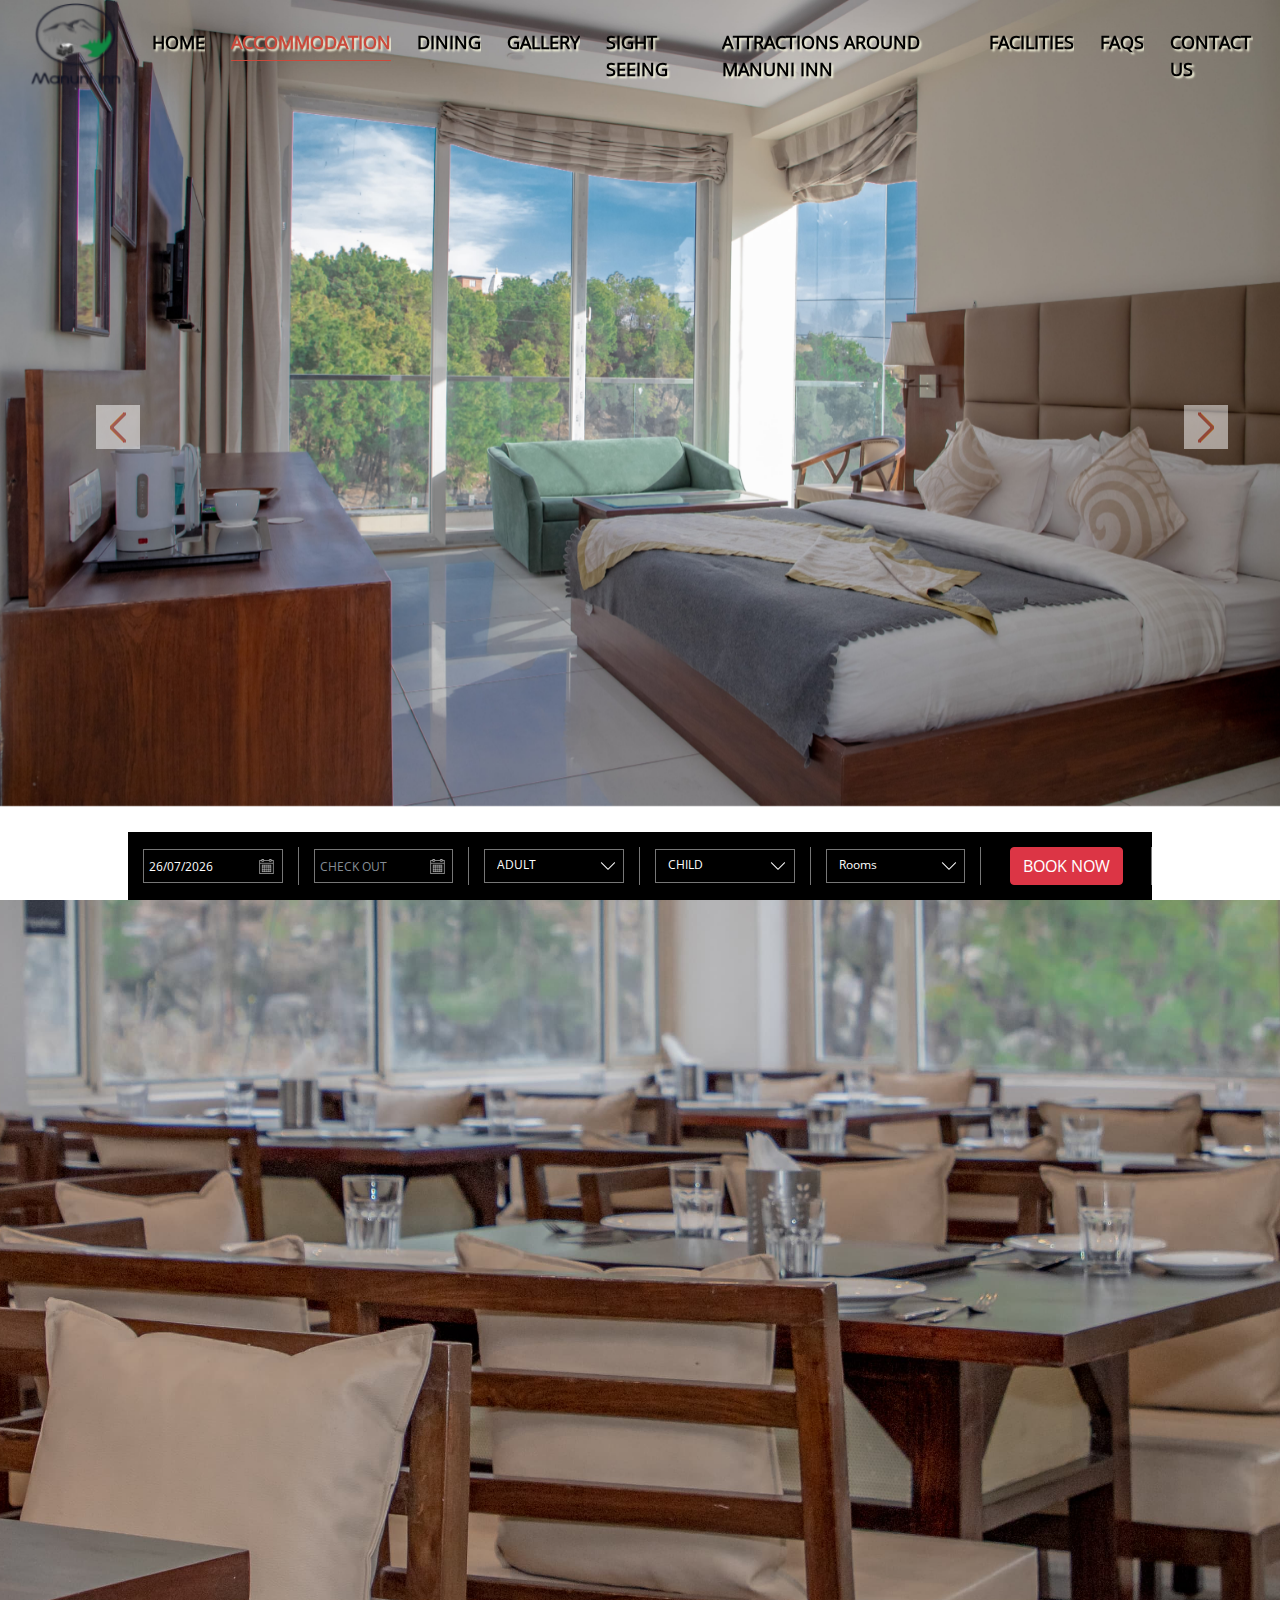
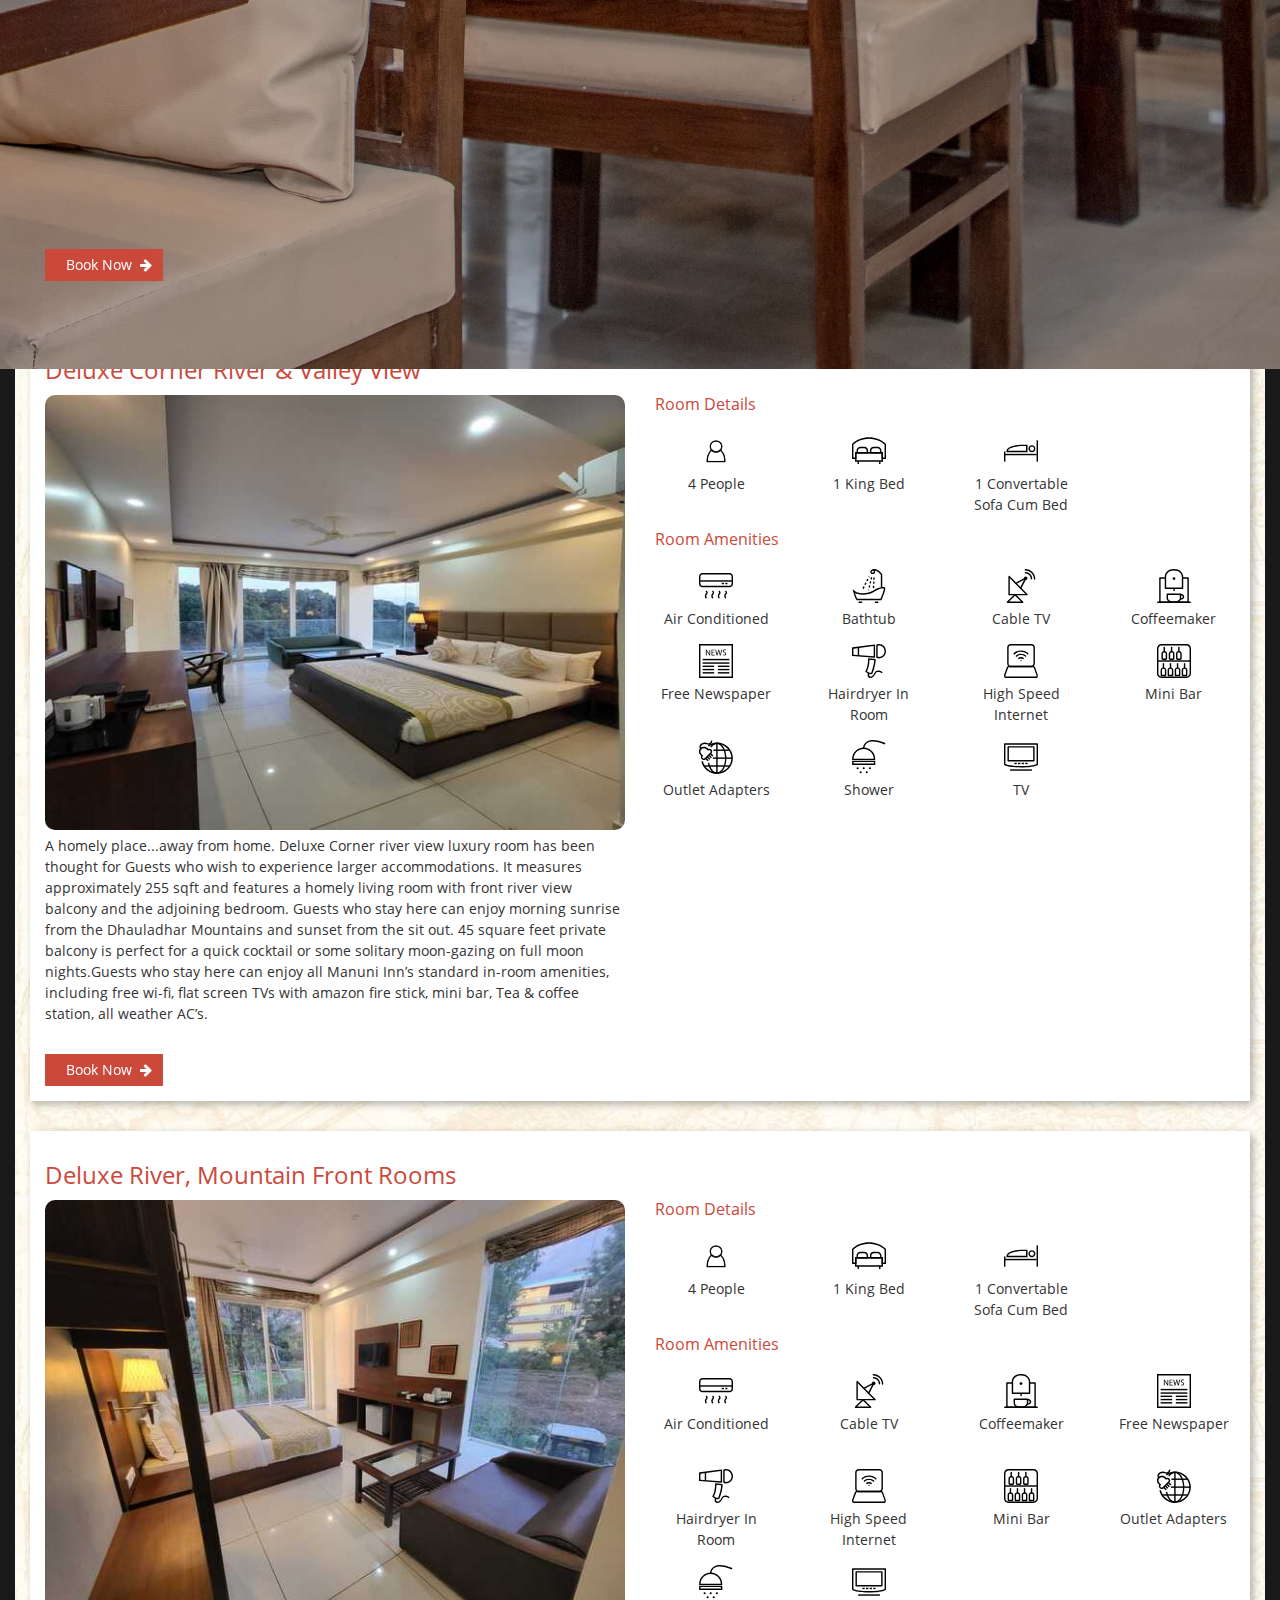
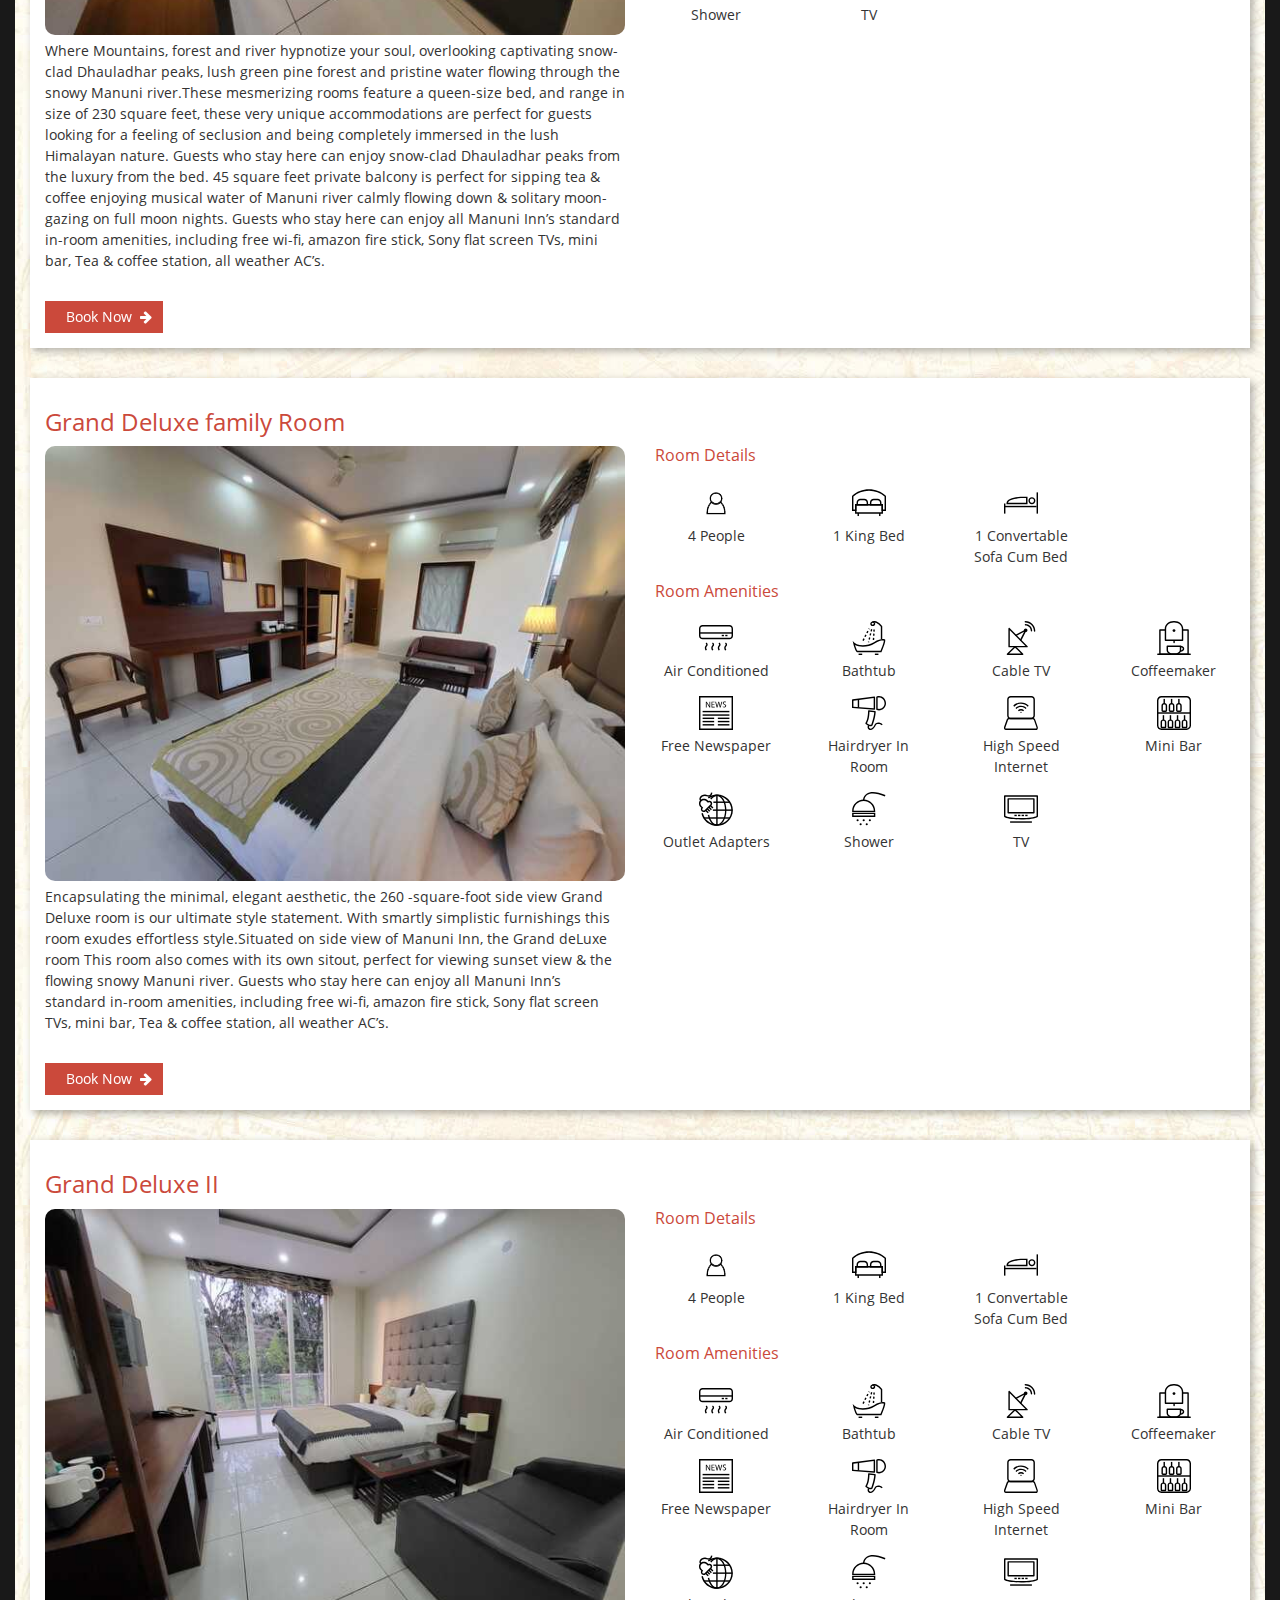
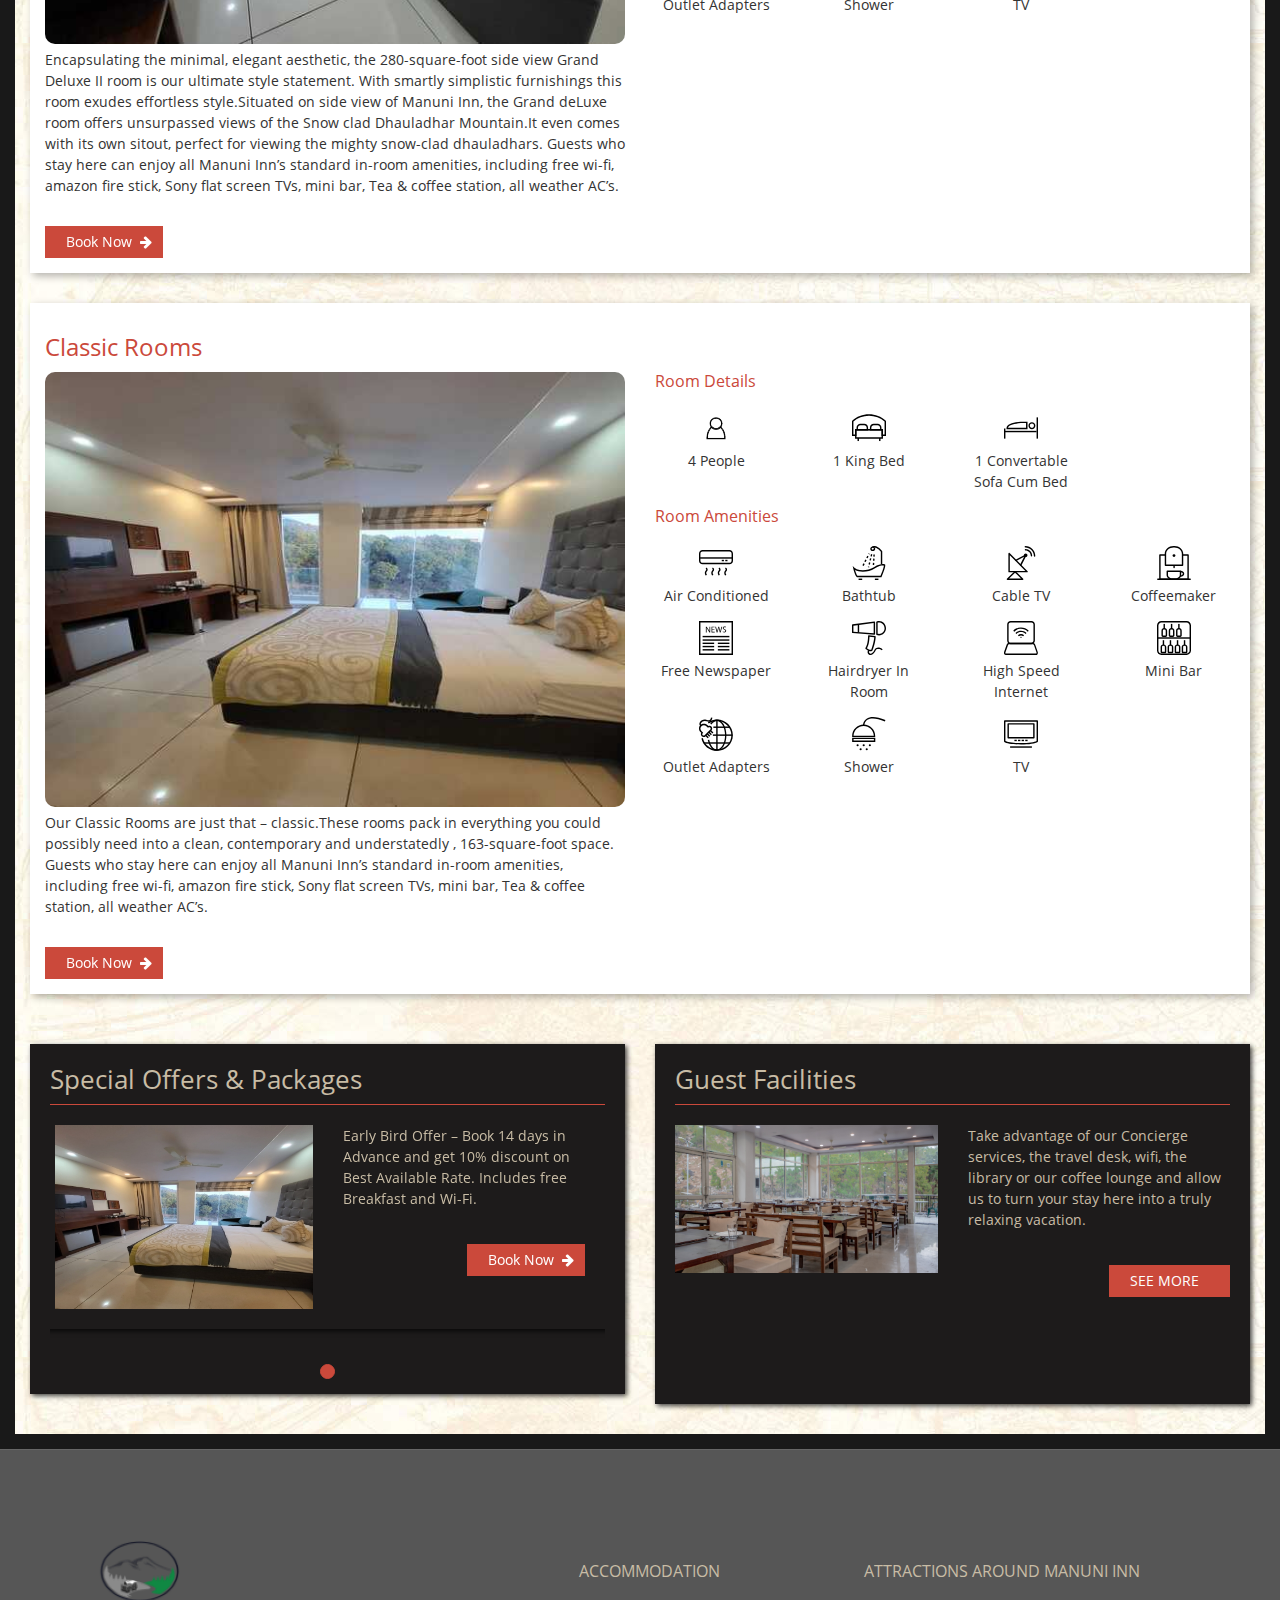
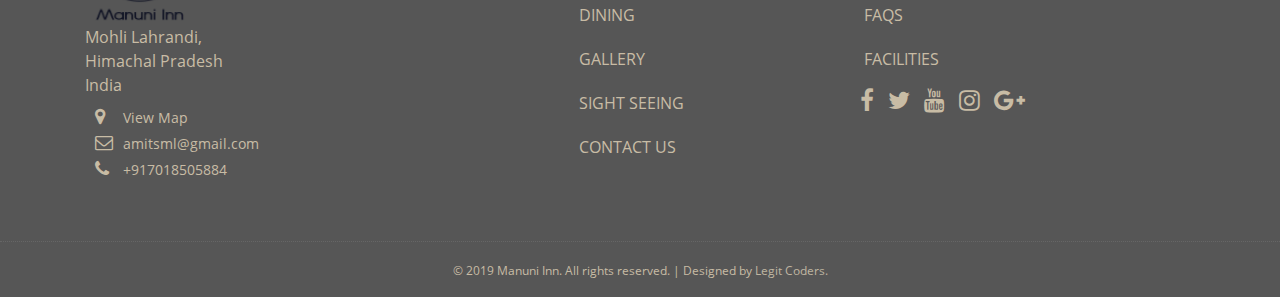
<file: accomodation.html>
<!DOCTYPE html>
<html lang="en-US" itemscope itemtype="https://schema.org/WebPage">
<head>
<meta http-equiv="Content-Type" content="text/html; charset=UTF-8" />
<title>Luxury Accommodation at Hotel Manuni Inn, 21 luxuriously styled heritage rooms.</title>
<meta name="description" content= "27 luxuriously styled heritage rooms at Manuni Inn are a blend of Portuguese, Dutch and British influences and bespeak of the glorious riches of colonial India.">
<meta name="Keywords" content="boutique hotel, resort, cochin, Dharamsala, Manuni Inn">
<meta name="viewport" content="width=device-width, user-scalable=no" />
<link rel="apple-touch-icon" sizes="57x57" href="images/icon/apple-icon-57x57.png">
<link rel="apple-touch-icon" sizes="60x60" href="images/icon//apple-icon-60x60.png">
<link rel="apple-touch-icon" sizes="72x72" href="images/icon//apple-icon-72x72.png">
<link rel="apple-touch-icon" sizes="76x76" href="images/icon//apple-icon-76x76.png">
<link rel="apple-touch-icon" sizes="114x114" href="images/icon//apple-icon-114x114.png">
<link rel="apple-touch-icon" sizes="120x120" href="images/icon//apple-icon-120x120.png">
<link rel="apple-touch-icon" sizes="144x144" href="images/icon//apple-icon-144x144.png">
<link rel="apple-touch-icon" sizes="152x152" href="images/icon//apple-icon-152x152.png">
<link rel="apple-touch-icon" sizes="180x180" href="images/icon//apple-icon-180x180.png">
<link rel="icon" type="image/png" sizes="192x192"  href="images/icon/android-icon-192x192.png">
<link rel="icon" type="image/png" sizes="32x32" href="images/logoreverse/logo.png">
<link rel="icon" type="image/png" sizes="96x96" href="images/logoreverse/logo.png">
<link rel="icon" type="image/png" sizes="16x16" href="images/logoreverse/logo.png">
<link rel="stylesheet" href="css/bootstrap.min.css">
<link rel="stylesheet" href="css/slick.css">
<link rel="stylesheet" href="css/slick-theme.css">
<link rel="stylesheet" href="css/font-awesome.css">
<link rel="stylesheet" href="css/bootstrap-datepicker.css">
<link rel="stylesheet" href="css/hover.css">
<link rel="stylesheet" href="css/animate.css">
<script src="js/modernizr.custom.79639.js"></script>
<noscript>
<link rel="stylesheet" type="text/css" href="css/styleNoJS.css" />
</noscript>
<link rel="stylesheet" href="css/custom.css">
<link href="https://fonts.googleapis.com/css?family=Slabo+27px" rel="stylesheet">

</head>
<body class="innerwithbanner option-2" id="main">



     <a href="javascript:void(0)" class="book-stay pointer-eventnone">Book My Stay</a>
     <div class="reservation-banner">
         <div class="reservation-bannerContainer extrapad">
             <!-- <form  name="reservationbanner1" id="reservationbanner1" target="_blank" onsubmit="return checkreservation()" action="#" name="bookingFormSubmit"> -->
             <form id="reservationbanner1" name="reservationbanner1" target="_blank" onsubmit="return checkreservation()" action="" autocomplete="off">
                 <input type="hidden" name="HotelID" value="105894" />
                 <input type="hidden" name="LanguageID" value="1" />
                 <input type="hidden" name="Rooms" value="1" />
                 <input type="hidden" class="datepicker" id="DateIn" name="DateIn">
                 <input type="hidden" class="datepicker" id="DateOut" name="DateOut">
                 <div class="row">
                     <!-- <div class="col-sm-1">
                                 
                            </div> -->
                     <div class="col border-right">
                         <div class="form-group">
                             <input type="text" class="form-control datepicker" id="DateIndummy" name="DateIndummy" placeholder="CHECK IN">
                         </div>
                     </div>
                     <div class="col border-right">
                         <div class="form-group">
                             <input type="text" class="form-control datepicker" id="DateOutdummy" name="DateOutdummy" placeholder="CHECK OUT">
                         </div>
                     </div>
                     <div class="col border-right">
                         <div class="form-group">
                             <select class="form-control select" id="Adults" name="Adults">
                            <option selected="selected" value="adult">ADULT</option>
                            <option value="1">1</option>
                            <option  value="2">2</option>
                            <option value="3">3</option>
                            <option  value="4">4</option>
                            <option  value="5">5</option>
                            <option value="6">6</option>
                            <option value="7">7</option>
                            <option value="8">8</option>
                            <option value="9">9</option>
                            <option value="10">10</option>
                       </select>
                         </div>
                     </div>
                     <div class="col border-right">
                         <div class="form-group">
                             <select class="form-control select" id="Children" name="Children">
                            <option selected="selected" value="0">CHILD</option>
                            <option value="1">1</option>
                            <option  value="2">2</option>
                            <option value="3">3</option>
                            <option  value="4">4</option>
                            <option  value="5">5</option>
                            <option value="6">6</option>
                            <option value="7">7</option>
                            <option value="8">8</option>
                            <option value="9">9</option>
                            <option value="10">10</option>
                       </select>
                         </div>
                     </div>

                     <div class="col border-right">
                         <div class="form-group">
                             <select class="form-control select" id="Children" name="Children">
                            <option selected="selected" value="0">Rooms</option>
                            <option value="1"> Standard </option>
                                    <option value="2"> Classic </option>
                                    <option value="3"> Superior </option>
                                    <option value="4"> Deluxe  </option>
                       </select>
                         </div>
                     </div>
                     
                     <div class="col border-right">
                         <div class="btn-outer">
                             <input type="submit" name="sumbit" class="btn btn-danger" value="BOOK NOW">
                             <!-- <a href="#" class="managereservationLink"  data-toggle="modal" data-target="#openManageReservation">Manage Reservations</a> -->
                         </div>
                     </div>


                     <!-- <div class="col-sm-1">
                                 
                            </div> -->
                 </div>
             </form>
         </div>
     </div>


     <!-- The Modal -->
     <div class="modal centered-modal" id="openManageReservation">
         <div class="modal-dialog">
             <div class="modal-content">

                 <!-- Modal Header -->
                 <div class="modal-header">
                     <h4 class="modal-title" style="font-weight: bold;margin-left: 140px;color: purple;">BOOK NOW</h4>
                     <button type="button" class="close" data-dismiss="modal">&times;</button>
                 </div>

                 <!-- Modal body -->
                 <div class="modal-body">
                    <form id="confirmnumberform">
                         <div class="row">
                             <div class="col-lg-6">
                                 <label>Check In</label>
                                 <input type="date" class="form-control datepicker mb-2" id="DateIndummy" name="DateIndummy" placeholder="CHECK IN">
                             </div>
                             <div class="col-lg-6">
                                 <label>Check In</label>
                                 <input type="date" class="form-control datepicker mb-2" id="DateIndummy" name="DateIndummy" placeholder="CHECK IN">
                             </div>
                         </div>
                         <div class="form-group">
                             <label>Room/Suite Type</label>
                             <select class="form-control" id="room_type" onchange="finalCost()">
                                 <option value="0" selected>Select Room/Suite </option>
                                 <option value="1"> Standard </option>
                                 <option value="2"> Classic </option>
                                 <option value="3"> Superior </option>
                                 <option value="4"> Deluxe  </option>
                             </select>
                         </div>
                         <div class="form-group">
                             <label>Number of Adults</label>
                             <select class="form-control" id="person_number" onchange="finalCost()">
                                 <option value="0"> 0 </option>
                                 <option value="1"> 1 </option>
                                 <option value="2"> 2 </option>
                                 <option value="3"> 3 </option>
                                 <option value="4"> 4 </option>
                                 <option value="5"> 5 </option>
                                 <option value="6"> 6 </option>
                                 <option value="7"> 7 </option>
                             </select>
                         </div>
                         <div class="form-group">
                             <label>Number of children</label>
                             <select class="form-control" id="child_number" onchange="finalCost()">
                                 <option value="0"> 0 </option>
                                 <option value="1"> 1 </option>
                                 <option value="2"> 2 </option>
                                 <option value="3"> 3 </option>
                                 <option value="4"> 4 </option>
                                 <option value="5"> 5 </option>
                                 <option value="6"> 6 </option>
                                 <option value="7"> 7 </option>
                             </select>
                         </div>
                         <br>
                         <div class="form-group">
                             <input type="submit" name="sumbit" style="background-color: #7527b0;color: #fff;padding: 6px 70px;font-weight: 600;font-size: 18px; margin-left: 100px;border-radius: 5px;cursor: pointer;" class="btn btn-danger" value="BOOK NOW">
                             
                         </div>
                     </form>
                 </div>


    

    </div>
  </div>
</div>     <a href="index.html" class="logo-mobile"><img src="images/logoreverse/logo.png" alt="Manuni Inn hotel"></a>
<a href="index.html" class="logo"><img src="images/logoreverse/logo.png" alt="Manuni Inn hotel"></a>
<header id="headerId"> <a href="javascript:void(0)" class="menuIcon">
	<!-- Menu -->
	<img src="images/menu-button.png" alt="KLR Menu"></a> <a href="javascript:void(0)" class="cancelMenu"><img src="images/cancel.png" alt="KLR Menu Cancel"></a>
	<div class="menu-IconClick">
		<ul>
			<li  class="menu-item "><a href="index.html" class="nav-link hvr-underline-from-center">Home</a></li>
			<li class="menu-item active"> <a class="nav-link hvr-underline-from-center" href="accomodation.html">Accommodation</a> </li>
			<li class="menu-item "> <a class="nav-link hvr-underline-from-center" href="dining.html">Dining</a> </li>
			<li class="menu-item "> <a class="nav-link hvr-underline-from-center" href="heritage-hotel-gallery.html">Gallery</a> </li>
               <li class="nav-item "> <a class="nav-link hvr-underline-from-center" href="travel-diary.html">SIGHT SEEING</a> </li>
               <li class="nav-item "> <a class="nav-link hvr-underline-from-center" href="attract.html">Attractions around Manuni Inn</a> </li>
               <li class="nav-item "> <a class="nav-link hvr-underline-from-center" href="facilities.html">Facilities</a> </li>
               <li class="nav-item "> <a class="nav-link hvr-underline-from-center" href="faq.html">FAQs</a> </li>
			<!-- <li class="menu-item"> <a class="nav-link hvr-underline-from-center" href="javascript:void(0)" data-toggle="modal" data-target=" #openManageReservation">Manage Reservations</a> </li> -->
			<li class="menu-item "> <a class="nav-link hvr-underline-from-center" href="">Contact Us</a> </li>


			<!-- <li class="nav-item> <a class="nav-link hvr-underline-from-center"> <a href="javascript:void(0)" class="book-stay pointer-eventnone">Book My Stay</a> </li> -->
		</ul>
		<ul class="socialIcons-header">
			<li><a href="https://m.facebook.com/102116829037851/"><i class="fa fa-facebook" aria-hidden="true"></i></a></li>
			<li><a href="#"><i class="fa fa-tripadvisor" aria-hidden="true"></i></a></li>
			<li><a href="#"><i class="fa fa-youtube" aria-hidden="true"></i></a></li>
			<li><a href="https://www.instagram.com/hotel_manuni_inn/"><i class="fa fa-instagram" aria-hidden="true"></i></a></li>
		</ul>
	</div>
	<div class="header-bottom" id="header-bottom">
		<div class="container-fluid">
			<div class="row">
				<div class="col-sm-1">
					<div class="reverse-logo"> <a href="index.html" class="logo-reverse"><img src="images/logoreverse/logo.png" alt="Manuni Inn hotel"></a> </div>
				</div>
				<div class="col-sm-11 main-menu">
					<nav class="navbar navbar-expand-lg  navbar-light bg-faded">
						<div class="row mobiletop-bar">
							<div class="col-3 mobiletopbar-Padd"> <a href="javascript:void(0)" class="main-menu-toggleBtn"><img src="images/menu.png" alt="Menu"><span>Menu</span></a> </div>
							<div class="col-3 mobiletopbar-Padd hideMob"> <a href="javascript:void(0)" class="reservationOnScrollMobile"><img src="images/book.png" alt="Book Now"><span>Book</span></a> </div>
							<div class="col-3 mobiletopbar-Padd hideMob"> <a href="https://goo.gl/maps/dMAQL7cjiZHYWDnm7" target="_blank" class=""><img src="images/map.png" alt="Map"><span>Map</span></a> </div>
							<div class="col-3 mobiletopbar-Padd hideMob"> <a href="tel:+917018505884" class=""><img src="images/call-menu.png" alt="Call"><span>Call</span></a> </div>
						</div>
						<div class="collapse navbar-collapse" id="navbarNavDropdown">
							<ul class="navbar-nav">
								<li class="nav-item "> <a class="nav-link hvr-underline-from-center" href="index.html">HOME</a> </li>
								<li class="nav-item active"> <a class="nav-link hvr-underline-from-center" href="accomodation.html">Accommodation</a> </li>
								<li class="nav-item "> <a class="nav-link hvr-underline-from-center" href="dining.html">Dining</a> </li>
								<li class="nav-item"> <a class="nav-link hvr-underline-from-center" href="heritage-hotel-gallery.html">Gallery</a> </li>
                                        <li class="nav-item "> <a class="nav-link hvr-underline-from-center" href="travel-diary.html">SIGHT SEEING</a> </li>
                                        <li class="nav-item "> <a class="nav-link hvr-underline-from-center" href="attract.html">Attractions around Manuni Inn</a> </li>
                                        <li class="nav-item "> <a class="nav-link hvr-underline-from-center" href="facilities.html">Facilities</a> </li>
                                        <li class="nav-item "> <a class="nav-link hvr-underline-from-center" href="faq.html">FAQs</a> </li>
								<li class="nav-item "> <a class="nav-link hvr-underline-from-center" href="contact.html">Contact Us</a> </li>
								<!-- <li class="nav-item> <a class="nav-link hvr-underline-from-center"> <a href="javascript:void(0)" class="book-stay pointer-eventnone">Book My Stay</a> </li> -->
							</ul>
						</div>
					</nav>
					

                         <div class="reservation">
                              <div class="reservationHead"> </div>
                              <!-- <form  id="reservationbanner" name="reservationbanner" target="_blank" action="#" name="bookingFormSubmit" > -->
                              <form id="reservationbanner" target="_blank" action="#" name="bookingFormSubmit" autocomplete="off">
                                  <input type="hidden" name="HotelID" value="105894" />
                                  <input type="hidden" name="LanguageID" value="1" />
                                  <input type="hidden" name="Rooms" value="1" />
                                  <input type="hidden" class="datepicker" id="checkin" name="DateIn">
                                  <input type="hidden" class="datepicker" id="checkout" name="DateOut">
                                  <div class="row">
                                      <div class="col-sm-12 col-md-12">
                                          <div class="form-group">
                                              <input type="text" class="form-control datepicker grey" placeholder="Check In" id="checkindummy" name="DateIndummy">
                                          </div>
                                      </div>
                                      <div class="col-sm-12 col-md-12">
                                          <div class="form-group">
                                              <input type="text" class="form-control datepicker grey" placeholder="Check Out" id="checkoutdummy" name="DateOutdummy">
                                          </div>
                                      </div>
                                      <div class="col-sm-12 col-md-12 ">
                                          <div class="form-group">
                                              <select class="form-control" id="adult" name="Adults">
                        <option selected="selected" value="adult">ADULT</option>
                        <option value="1">1</option>
                        <option  value="2">2</option>
                        <option value="3">3</option>
                        <option  value="4">4</option>
                        <option  value="5">5</option>
                        <option value="6">6</option>
                        <option value="7">7</option>
                        <option value="8">8</option>
                        <option value="9">9</option>
                        <option value="10">10</option>
                   </select>
                                          </div>
                                      </div>
                                      <div class="col-sm-12 col-md-12 ">
                                          <div class="form-group">
                                              <select class="form-control" id="child" name="Children">
                        <option selected="selected" value="0">CHILD</option>
                        <option value="1">1</option>
                        <option  value="2">2</option>
                        <option value="3">3</option>
                        <option  value="4">4</option>
                        <option  value="5">5</option>
                        <option value="6">6</option>
                        <option value="7">7</option>
                        <option value="8">8</option>
                        <option value="9">9</option>
                        <option value="10">10</option>
                   </select>
                                          </div>
                                      </div>
                                      <div class="col-sm-12 col-md-12 ">
                                          <div class="form-group">
                                          <select class="form-control" id="room_type" >
                                              <option value="0" selected>Select Room/Suite </option>
                                              <option value="1"> Standard </option>
                                    <option value="2"> Classic </option>
                                    <option value="3"> Superior </option>
                                    <option value="4"> Deluxe  </option>
                                          </select>
                                      </div>
                                    </div>  
                                      <div class="col-sm-12 col-md-12 ">
                                          <div class="btn-outer">
                                              <input type="submit" name="sumbit" class="btn btn-danger" value="BOOK NOW">
                                          </div>
                                      </div>
              
                                  </div>
                              </form>
                          </div>
                      </div>
                  </div>
              </div>
          </div>
      </header>


      <!-- The Modal -->
      <div class="modal centered-modal" id="openManageReservation">
          <div class="modal-dialog">
              <div class="modal-content">

                  <!-- Modal Header -->
                  <div class="modal-header">
                      <h4 class="modal-title" style="font-weight: bold;margin-left: 140px;color: purple;">BOOK NOW</h4>
                      <button type="button" class="close" data-dismiss="modal">&times;</button>
                  </div>

                 <!-- Modal body -->
                 <div class="modal-body">
                    <form id="confirmnumberform">
                         <div class="row">
                             <div class="col-lg-6">
                                 <label>Check In</label>
                                 <input type="date" class="form-control datepicker mb-2" id="DateIndummy" name="DateIndummy" placeholder="CHECK IN">
                             </div>
                             <div class="col-lg-6">
                                 <label>Check In</label>
                                 <input type="date" class="form-control datepicker mb-2" id="DateIndummy" name="DateIndummy" placeholder="CHECK IN">
                             </div>
                         </div>
                         <div class="form-group">
                             <label>Room/Suite Type</label>
                             <select class="form-control" id="room_type" onchange="finalCost()">
                                 <option value="0" selected>Select Room/Suite </option>
                                 <option value="1"> Standard </option>
                                    <option value="2"> Classic </option>
                                    <option value="3"> Superior </option>
                                    <option value="4"> Deluxe  </option>
                             </select>
                         </div>
                         <div class="form-group">
                             <label>Number of Adults</label>
                             <select class="form-control" id="person_number" onchange="finalCost()">
                                 <option value="0"> 0 </option>
                                 <option value="1"> 1 </option>
                                 <option value="2"> 2 </option>
                                 <option value="3"> 3 </option>
                                 <option value="4"> 4 </option>
                                 <option value="5"> 5 </option>
                                 <option value="6"> 6 </option>
                                 <option value="7"> 7 </option>
                             </select>
                         </div>
                         <div class="form-group">
                             <label>Number of children</label>
                             <select class="form-control" id="child_number" onchange="finalCost()">
                                 <option value="0"> 0 </option>
                                 <option value="1"> 1 </option>
                                 <option value="2"> 2 </option>
                                 <option value="3"> 3 </option>
                                 <option value="4"> 4 </option>
                                 <option value="5"> 5 </option>
                                 <option value="6"> 6 </option>
                                 <option value="7"> 7 </option>
                             </select>
                         </div>
                         <br>
                         <div class="form-group">
                             <input type="submit" name="sumbit" style="background-color: #7527b0;color: #fff;padding: 6px 70px;font-weight: 600;font-size: 18px; margin-left: 100px;border-radius: 5px;cursor: pointer;" class="btn btn-danger" value="BOOK NOW">
                             
                         </div>
                     </form>
              </div>
    

    </div>
  </div>
</div>
     <div id="demo" class="carousel slide" data-ride="carousel">
          <div class="carousel-inner">
               <div class="carousel-item active bgBinale">
                    <img src="images/logoreverse/IMG_3347.jpg" alt="Luxury Accommodation in Dharamsala - Manuni Inn">
                    <!--<<div class="bannerCaption">
                        h3>&nbsp;</h3>
                        <h4>&nbsp;</h4>
                     </div>-->
               </div>
          </div>
          <!-- Left and right controls -->
          <a class="carousel-control-prev" href="#demo" data-slide="prev"> <span class="carousel-control-prev-icon"></span> </a><a class="carousel-control-next" href="#demo" data-slide="next"> <span class="carousel-control-next-icon"></span> </a>
     </div>
</div>
<div  id="accmodation" class="parallax-window content toppadding" data-parallax="scroll" data-image-src="images/logoreverse/IMG_3566 2.jpg">
	<div class="container-fluid">
		<div class="inner-content padding0">
			<div class="row">
				<div class="col-sm-12">
					<div class="left-content">
						<h1>Luxury Accommodation in Dharamsala - Manuni Inn</h1>
						<p> Each of the 27 heritage abodes at Manuni Inn bespeaks of the glorious riches that bedecked colonial India. The architecture along with several other distinctive heritage features of Manuni Inn are attributed to a seamless blend of Portuguese, Dutch and British influences, and the interiors of each of the 27 luxuriously styled heritage rooms has been painstakingly restored to present every style favored during those periods while ensuring every modern comfort and luxury is proffered. </p>
						<p>Colourful tiled floors play along with the occasional wooden floor, while solid wood doors act as shutters across each large, arched, tinted window. The furniture, including poster beds, cushioned and wickered lush sofas all contribute to the colonial style of the hotel.</p>
						<div class="row">
							<div class="col-sm-12">
								<div class="acomodationsOptions titlechange">
									<h2>Superior Rooms</h2>
                                             <div class="row">
                                                  <div class="col-md-6">
									           <img id="img-acc" src="images/logoreverse/102_SUPERIOR_ROOM_600x450.jpeg" alt="Classic Rooms">
                                                        <p>The 340-square-foot room is our exclusive retreat and the room that best represents our ethos. Located on the mountain view side, the room takes advantage of its leveraged position, yielding superb snow peak Dhauladhar views, Lush green forest, from almost every angle, perfectly offsets the vivid-hued landscape outside and lends the space a feeling of uncluttered airiness.The room opens up to the enchanting Dhauladhar’s.
                                                            Guests who stay here can enjoy all Manuni Inn’s standard in-room amenities, including free wi-fi, flat screen TVs with amazon fire stick, mini bar, Tea & coffee station, all weather AC’s.</p>
                                                        <div class="btn-outer-left "> <a href="javascript:void(0)" data-toggle="modal" data-target="#openManageReservation" class="btn btn-danger seeoffer btn btn-primary readmore hvr-icon-wobble-horizontal">Book Now</a></div>
                                                  </div>
                                                  <div class="col-md-6 roomdetails">
                                                        <h6 class="marginbottom20">Room Details</h6>
                                                        <div class="row">
                                                            <div class="col-sm-3 text-center">
                                                                 <img src="images/people.png" alt="People" class="roomdetails-img">
                                                                 <p>2 People</p>
                                                            </div>
                                                           
                                                            <div class="col-sm-3 text-center">
                                                                 <img src="images/queen-bed.svg" alt="Queen Bed" class="roomdetails-img" >
                                                                 <p>1 Queen Bed</p>
                                                            </div>
                                                            <div class="col-sm-3 text-center">
                                                                 <img src="images/rollaway-bed.svg" alt="Rollaway Bed - Adult" class="roomdetails-img" >
                                                                 <p>1 Convertable SofaCum Bed</p>
                                                            </div>
                                                        </div>
                                                        <h6 class="marginbottom20">Room Amenities</h6>
                                                        <div class="row">
                                                            <div class="col-sm-3 text-center">
                                                                 <img src="images/airconditioner.svg" alt="Air Conditioned" class="roomdetails-img">
                                                                 <p>Air Conditioned</p>
                                                            </div>
                                                            <div class="col-sm-3 text-center">
                                                                 <img src="images/cabletv.svg" alt="Cable TV" class="roomdetails-img" >
                                                                 <p>Cable TV</p>
                                                            </div>
                                                            <div class="col-sm-3 text-center">
                                                                 <img src="images/coffee-maker.svg" alt="Coffee Maker" class="roomdetails-img" >
                                                                 <p>Coffeemaker</p>
                                                            </div>
                                                            <div class="col-sm-3 text-center marginbottom10">
                                                                 <img src="images/news-paper.svg" alt="Free Newspaper" class="roomdetails-img" >
                                                                 <p>Free Newspaper</p>
                                                            </div>

                                                            <div class="col-sm-3 text-center">
                                                                 <img src="images/hairdryer.svg" alt="Hairdryer In Room" class="roomdetails-img">
                                                                 <p>Hairdryer In Room</p>
                                                            </div>
                                                            <div class="col-sm-3 text-center">
                                                                 <img src="images/internet.svg" alt="High Speed Internet" class="roomdetails-img" >
                                                                 <p>High Speed Internet</p>
                                                            </div>
                                                            <div class="col-sm-3 text-center">
                                                                 <img src="images/minibar.svg" alt="Mini Bar" class="roomdetails-img" >
                                                                 <p>Mini Bar</p>
                                                            </div>
                                                            <div class="col-sm-3 text-center marginbottom10">
                                                                 <img src="images/outlet-adapters.svg" alt="Outlet Adapters" class="roomdetails-img" >
                                                                 <p>Outlet Adapters</p>
                                                            </div>
                                                            <div class="col-sm-3 text-center">
                                                                 <img src="images/shower.svg" alt="Shower" class="roomdetails-img" >
                                                                 <p>Shower</p>
                                                            </div>
                                                            <div class="col-sm-3 text-center">
                                                                 <img src="images/tv.svg" alt="TV" class="roomdetails-img" >
                                                                 <p>TV</p>
                                                            </div>
                                                        </div>
                                                  </div>
								     </div>
                                        </div>
							</div>
							<div class="col-sm-12">
								<div class="acomodationsOptions titlechange">
									<h2>Deluxe Corner River & Valley View</h2>
                                             <div class="row">
                                                  <div class="col-md-6">
									           <img id="img-acc" src="images/logoreverse/101_SUPER_DELUXE_600x450.jpeg" alt="Imperial King Rooms">
                                                        <p>A homely place...away from home.
                                                            Deluxe Corner river view luxury room has been thought for Guests who wish to experience larger accommodations. It measures approximately 255 sqft and features a homely living room with front river view balcony and the adjoining bedroom. Guests who stay here can enjoy morning sunrise from the Dhauladhar Mountains and sunset from the sit out. 45 square feet private balcony is perfect for a quick cocktail or some solitary moon-gazing on full moon nights.Guests who stay here can enjoy all Manuni Inn’s standard in-room amenities, including free wi-fi, flat screen TVs with amazon fire stick, mini bar, Tea & coffee station, all weather AC’s. </p>
                                                        <div class="btn-outer-left "> <a href="javascript:void(0)" data-toggle="modal" data-target="#openManageReservation" class="btn btn-danger seeoffer btn btn-primary readmore hvr-icon-wobble-horizontal">Book Now</a></div>
                                                  </div>
                                                  <div class="col-md-6 roomdetails">
                                                        <h6 class="marginbottom20">Room Details</h6>
                                                        <div class="row">
                                                            <div class="col-sm-3 text-center">
                                                                 <img src="images/people.png" alt="People" class="roomdetails-img">
                                                                 <p>4 People</p>
                                                            </div>
                                                           
                                                            <div class="col-sm-3 text-center">
                                                                 <img src="images/queen-bed.svg" alt="Queen Bed" class="roomdetails-img" >
                                                                 <p>1 King Bed</p>
                                                            </div>
                                                            <div class="col-sm-3 text-center">
                                                                 <img src="images/rollaway-bed.svg" alt="Rollaway Bed - Adult" class="roomdetails-img" >
                                                                 <p>1 Convertable Sofa Cum Bed</p>
                                                            </div>
                                                        </div>
                                                        <h6 class="marginbottom20">Room Amenities</h6>
                                                        <div class="row">
                                                            <div class="col-sm-3 text-center">
                                                                 <img src="images/airconditioner.svg" alt="Air Conditioned" class="roomdetails-img">
                                                                 <p>Air Conditioned</p>
                                                            </div>
                                                            <div class="col-sm-3 text-center">
                                                                 <img src="images/shower_in_bath.svg" alt="Bathtub" class="roomdetails-img">
                                                                 <p>Bathtub</p>
                                                            </div>
                                                            <div class="col-sm-3 text-center">
                                                                 <img src="images/cabletv.svg" alt="Cable TV" class="roomdetails-img" >
                                                                 <p>Cable TV</p>
                                                            </div>
                                                            <div class="col-sm-3 text-center">
                                                                 <img src="images/coffee-maker.svg" alt="Coffee Maker" class="roomdetails-img" >
                                                                 <p>Coffeemaker</p>
                                                            </div>
                                                            <div class="col-sm-3 text-center marginbottom10">
                                                                 <img src="images/news-paper.svg" alt="Free Newspaper" class="roomdetails-img" >
                                                                 <p>Free Newspaper</p>
                                                            </div>

                                                            <div class="col-sm-3 text-center">
                                                                 <img src="images/hairdryer.svg" alt="Hairdryer In Room" class="roomdetails-img">
                                                                 <p>Hairdryer In Room</p>
                                                            </div>
                                                            <div class="col-sm-3 text-center">
                                                                 <img src="images/internet.svg" alt="High Speed Internet" class="roomdetails-img" >
                                                                 <p>High Speed Internet</p>
                                                            </div>
                                                            <div class="col-sm-3 text-center">
                                                                 <img src="images/minibar.svg" alt="Mini Bar" class="roomdetails-img" >
                                                                 <p>Mini Bar</p>
                                                            </div>
                                                            <div class="col-sm-3 text-center marginbottom10">
                                                                 <img src="images/outlet-adapters.svg" alt="Outlet Adapters" class="roomdetails-img" >
                                                                 <p>Outlet Adapters</p>
                                                            </div>
                                                            <div class="col-sm-3 text-center">
                                                                 <img src="images/shower.svg" alt="Shower" class="roomdetails-img" >
                                                                 <p>Shower</p>
                                                            </div>
                                                            <div class="col-sm-3 text-center">
                                                                 <img src="images/tv.svg" alt="TV" class="roomdetails-img" >
                                                                 <p>TV</p>
                                                            </div>
                                                        </div>
                                                  </div>
                                             </div>
								</div>
							</div>
							<div class="col-sm-12">
								<div class="acomodationsOptions titlechange">
									<h2>Deluxe River, Mountain Front Rooms</h2>
                                             <div class="row">
                                                  <div class="col-md-6">
          									<img id="img-acc" src="images/logoreverse/105 SUPER DELUXE11.jpeg" alt="Sovereign Rooms">
                                                       <p>Where Mountains, forest and river hypnotize your soul, overlooking captivating snow-clad Dhauladhar peaks, lush green pine forest and pristine water flowing through the snowy Manuni river.These mesmerizing rooms feature a queen-size bed, and range in size of 230 square feet, these very unique accommodations are perfect for guests looking for a feeling of seclusion and being completely immersed in the lush Himalayan nature. Guests who stay here can enjoy snow-clad Dhauladhar peaks from the luxury from the bed. 45 square feet private balcony is perfect for sipping tea & coffee enjoying musical water of Manuni river calmly flowing down & solitary moon-gazing on full moon nights.
                                                           Guests who stay here can enjoy all Manuni Inn’s standard in-room amenities, including free wi-fi, amazon fire stick, Sony flat screen TVs, mini bar, Tea & coffee station, all weather AC’s.</p>
                                                        <div class="btn-outer-left "> <a href="javascript:void(0)" data-toggle="modal" data-target="#openManageReservation" class="btn btn-danger seeoffer btn btn-primary readmore hvr-icon-wobble-horizontal">Book Now</a></div>
                                                  </div>
                                                  <div class="col-md-6 roomdetails">
                                                        <h6 class="marginbottom20">Room Details</h6>
                                                        <div class="row">
                                                            <div class="col-sm-3 text-center">
                                                                 <img src="images/people.png" alt="People" class="roomdetails-img">
                                                                 <p>4 People</p>
                                                            </div>
                                                           
                                                            <div class="col-sm-3 text-center">
                                                                 <img src="images/queen-bed.svg" alt="Queen Bed" class="roomdetails-img" >
                                                                 <p>1 King Bed</p>
                                                            </div>
                                                            <div class="col-sm-3 text-center">
                                                                 <img src="images/rollaway-bed.svg" alt="Rollaway Bed - Adult" class="roomdetails-img" >
                                                                 <p>1 Convertable Sofa Cum Bed</p>
                                                            </div>
                                                        </div>
                                                        <h6 class="marginbottom20">Room Amenities</h6>
                                                        <div class="row">
                                                            <div class="col-sm-3 text-center">
                                                                 <img src="images/airconditioner.svg" alt="Air Conditioned" class="roomdetails-img">
                                                                 <p>Air Conditioned</p>
                                                            </div>
                                                            <div class="col-sm-3 text-center">
                                                                 <img src="images/cabletv.svg" alt="Cable TV" class="roomdetails-img" >
                                                                 <p>Cable TV</p>
                                                            </div>
                                                            <div class="col-sm-3 text-center">
                                                                 <img src="images/coffee-maker.svg" alt="Coffee Maker" class="roomdetails-img" >
                                                                 <p>Coffeemaker</p>
                                                            </div>
                                                            <div class="col-sm-3 text-center marginbottom10">
                                                                 <img src="images/news-paper.svg" alt="Free Newspaper" class="roomdetails-img" >
                                                                 <p>Free Newspaper</p>
                                                            </div>

                                                            <div class="col-sm-3 text-center">
                                                                 <img src="images/hairdryer.svg" alt="Hairdryer In Room" class="roomdetails-img">
                                                                 <p>Hairdryer In Room</p>
                                                            </div>
                                                            <div class="col-sm-3 text-center">
                                                                 <img src="images/internet.svg" alt="High Speed Internet" class="roomdetails-img" >
                                                                 <p>High Speed Internet</p>
                                                            </div>
                                                            <div class="col-sm-3 text-center">
                                                                 <img src="images/minibar.svg" alt="Mini Bar" class="roomdetails-img" >
                                                                 <p>Mini Bar</p>
                                                            </div>
                                                            <div class="col-sm-3 text-center marginbottom10">
                                                                 <img src="images/outlet-adapters.svg" alt="Outlet Adapters" class="roomdetails-img" >
                                                                 <p>Outlet Adapters</p>
                                                            </div>
                                                            <div class="col-sm-3 text-center">
                                                                 <img src="images/shower.svg" alt="Shower" class="roomdetails-img" >
                                                                 <p>Shower</p>
                                                            </div>
                                                            <div class="col-sm-3 text-center">
                                                                 <img src="images/tv.svg" alt="TV" class="roomdetails-img" >
                                                                 <p>TV</p>
                                                            </div>
                                                        </div>
                                                  </div>
                                             </div>
								</div>
							</div>
                                   <div class="col-sm-12">
								<div class="acomodationsOptions titlechange">
									<h2>Grand Deluxe family Room </h2>
                                             <div class="row">
                                                  <div class="col-md-6">
									           <img id="img-acc" src="images/logoreverse/107 SUPER DELUXE11.jpeg" alt="Imperial King Rooms">
                                                        <p>Encapsulating the minimal, elegant aesthetic, the 260 -square-foot side view Grand Deluxe room is our ultimate style statement. With smartly simplistic furnishings this room exudes effortless style.Situated on side view of Manuni Inn, the Grand deLuxe room 
                                                            This room also comes with its own sitout, perfect for viewing sunset view & the flowing snowy Manuni river. Guests who stay here can enjoy all Manuni Inn’s standard in-room amenities, including free wi-fi, amazon fire stick, Sony flat screen TVs, mini bar, Tea & coffee station, all weather AC’s.</p>
                                                        <div class="btn-outer-left "> <a href="javascript:void(0)" data-toggle="modal" data-target="#openManageReservation" class="btn btn-danger seeoffer btn btn-primary readmore hvr-icon-wobble-horizontal">Book Now</a></div>
                                                  </div>
                                                  <div class="col-md-6 roomdetails">
                                                        <h6 class="marginbottom20">Room Details</h6>
                                                        <div class="row">
                                                            <div class="col-sm-3 text-center">
                                                                 <img src="images/people.png" alt="People" class="roomdetails-img">
                                                                 <p>4 People</p>
                                                            </div>
                                                           
                                                            <div class="col-sm-3 text-center">
                                                                 <img src="images/queen-bed.svg" alt="Queen Bed" class="roomdetails-img" >
                                                                 <p>1 King Bed</p>
                                                            </div>
                                                            <div class="col-sm-3 text-center">
                                                                 <img src="images/rollaway-bed.svg" alt="Rollaway Bed - Adult" class="roomdetails-img" >
                                                                 <p>1 Convertable Sofa Cum Bed</p>
                                                            </div>
                                                        </div>
                                                        <h6 class="marginbottom20">Room Amenities</h6>
                                                        <div class="row">
                                                            <div class="col-sm-3 text-center">
                                                                 <img src="images/airconditioner.svg" alt="Air Conditioned" class="roomdetails-img">
                                                                 <p>Air Conditioned</p>
                                                            </div>
                                                            <div class="col-sm-3 text-center">
                                                                 <img src="images/shower_in_bath.svg" alt="Bathtub" class="roomdetails-img">
                                                                 <p>Bathtub</p>
                                                            </div>
                                                            <div class="col-sm-3 text-center">
                                                                 <img src="images/cabletv.svg" alt="Cable TV" class="roomdetails-img" >
                                                                 <p>Cable TV</p>
                                                            </div>
                                                            <div class="col-sm-3 text-center">
                                                                 <img src="images/coffee-maker.svg" alt="Coffee Maker" class="roomdetails-img" >
                                                                 <p>Coffeemaker</p>
                                                            </div>
                                                            <div class="col-sm-3 text-center marginbottom10">
                                                                 <img src="images/news-paper.svg" alt="Free Newspaper" class="roomdetails-img" >
                                                                 <p>Free Newspaper</p>
                                                            </div>

                                                            <div class="col-sm-3 text-center">
                                                                 <img src="images/hairdryer.svg" alt="Hairdryer In Room" class="roomdetails-img">
                                                                 <p>Hairdryer In Room</p>
                                                            </div>
                                                            <div class="col-sm-3 text-center">
                                                                 <img src="images/internet.svg" alt="High Speed Internet" class="roomdetails-img" >
                                                                 <p>High Speed Internet</p>
                                                            </div>
                                                            <div class="col-sm-3 text-center">
                                                                 <img src="images/minibar.svg" alt="Mini Bar" class="roomdetails-img" >
                                                                 <p>Mini Bar</p>
                                                            </div>
                                                            <div class="col-sm-3 text-center marginbottom10">
                                                                 <img src="images/outlet-adapters.svg" alt="Outlet Adapters" class="roomdetails-img" >
                                                                 <p>Outlet Adapters</p>
                                                            </div>
                                                            <div class="col-sm-3 text-center">
                                                                 <img src="images/shower.svg" alt="Shower" class="roomdetails-img" >
                                                                 <p>Shower</p>
                                                            </div>
                                                            <div class="col-sm-3 text-center">
                                                                 <img src="images/tv.svg" alt="TV" class="roomdetails-img" >
                                                                 <p>TV</p>
                                                            </div>
                                                        </div>
                                                  </div>
                                             </div>
								</div>
							</div>
                                   <div class="col-sm-12">
								<div class="acomodationsOptions titlechange">
									<h2>Grand Deluxe II</h2>
                                             <div class="row">
                                                  <div class="col-md-6">
									           <img id="img-acc" src="images/logoreverse/DELUXE ROOM 10611.jpeg" alt="Imperial King Rooms">
                                                        <p>Encapsulating the minimal, elegant aesthetic, the 280-square-foot side view Grand Deluxe II room is our ultimate style statement. With smartly simplistic furnishings this room exudes effortless style.Situated on side view of Manuni Inn, the Grand deLuxe room offers unsurpassed views of the Snow clad Dhauladhar Mountain.It even comes with its own sitout, perfect for viewing the mighty snow-clad dhauladhars. Guests who stay here can enjoy all Manuni Inn’s standard in-room amenities, including free wi-fi, amazon fire stick, Sony flat screen TVs, mini bar, Tea & coffee station, all weather AC’s. </p>
                                                        <div class="btn-outer-left "> <a href="javascript:void(0)" data-toggle="modal" data-target="#openManageReservation" class="btn btn-danger seeoffer btn btn-primary readmore hvr-icon-wobble-horizontal">Book Now</a></div>
                                                  </div>
                                                  <div class="col-md-6 roomdetails">
                                                        <h6 class="marginbottom20">Room Details</h6>
                                                        <div class="row">
                                                            <div class="col-sm-3 text-center">
                                                                 <img src="images/people.png" alt="People" class="roomdetails-img">
                                                                 <p>4 People</p>
                                                            </div>
                                                           
                                                            <div class="col-sm-3 text-center">
                                                                 <img src="images/queen-bed.svg" alt="Queen Bed" class="roomdetails-img" >
                                                                 <p>1 King Bed</p>
                                                            </div>
                                                            <div class="col-sm-3 text-center">
                                                                 <img src="images/rollaway-bed.svg" alt="Rollaway Bed - Adult" class="roomdetails-img" >
                                                                 <p>1 Convertable Sofa Cum Bed</p>
                                                            </div>
                                                        </div>
                                                        <h6 class="marginbottom20">Room Amenities</h6>
                                                        <div class="row">
                                                            <div class="col-sm-3 text-center">
                                                                 <img src="images/airconditioner.svg" alt="Air Conditioned" class="roomdetails-img">
                                                                 <p>Air Conditioned</p>
                                                            </div>
                                                            <div class="col-sm-3 text-center">
                                                                 <img src="images/shower_in_bath.svg" alt="Bathtub" class="roomdetails-img">
                                                                 <p>Bathtub</p>
                                                            </div>
                                                            <div class="col-sm-3 text-center">
                                                                 <img src="images/cabletv.svg" alt="Cable TV" class="roomdetails-img" >
                                                                 <p>Cable TV</p>
                                                            </div>
                                                            <div class="col-sm-3 text-center">
                                                                 <img src="images/coffee-maker.svg" alt="Coffee Maker" class="roomdetails-img" >
                                                                 <p>Coffeemaker</p>
                                                            </div>
                                                            <div class="col-sm-3 text-center marginbottom10">
                                                                 <img src="images/news-paper.svg" alt="Free Newspaper" class="roomdetails-img" >
                                                                 <p>Free Newspaper</p>
                                                            </div>

                                                            <div class="col-sm-3 text-center">
                                                                 <img src="images/hairdryer.svg" alt="Hairdryer In Room" class="roomdetails-img">
                                                                 <p>Hairdryer In Room</p>
                                                            </div>
                                                            <div class="col-sm-3 text-center">
                                                                 <img src="images/internet.svg" alt="High Speed Internet" class="roomdetails-img" >
                                                                 <p>High Speed Internet</p>
                                                            </div>
                                                            <div class="col-sm-3 text-center">
                                                                 <img src="images/minibar.svg" alt="Mini Bar" class="roomdetails-img" >
                                                                 <p>Mini Bar</p>
                                                            </div>
                                                            <div class="col-sm-3 text-center marginbottom10">
                                                                 <img src="images/outlet-adapters.svg" alt="Outlet Adapters" class="roomdetails-img" >
                                                                 <p>Outlet Adapters</p>
                                                            </div>
                                                            <div class="col-sm-3 text-center">
                                                                 <img src="images/shower.svg" alt="Shower" class="roomdetails-img" >
                                                                 <p>Shower</p>
                                                            </div>
                                                            <div class="col-sm-3 text-center">
                                                                 <img src="images/tv.svg" alt="TV" class="roomdetails-img" >
                                                                 <p>TV</p>
                                                            </div>
                                                        </div>
                                                  </div>
                                             </div>
								</div>
							</div>
                                   <div class="col-sm-12">
								<div class="acomodationsOptions titlechange">
									<h2>Classic Rooms</h2>
                                             <div class="row">
                                                  <div class="col-md-6">
									           <img id="img-acc" src="images/logoreverse/102_SUPERIOR_ROOM_600x450.jpeg" alt="Imperial King Rooms">
                                                        <p>Our Classic Rooms are just that – classic.These rooms pack in everything you could possibly need into a clean, contemporary and understatedly , 163-square-foot space. Guests who stay here can enjoy all Manuni Inn’s standard in-room amenities, including free wi-fi, amazon fire stick, Sony flat screen TVs, mini bar, Tea & coffee station, all weather AC’s.</p>
                                                        <div class="btn-outer-left "> <a href="javascript:void(0)" data-toggle="modal" data-target="#openManageReservation" class="btn btn-danger seeoffer btn btn-primary readmore hvr-icon-wobble-horizontal">Book Now</a></div>
                                                  </div>
                                                  <div class="col-md-6 roomdetails">
                                                        <h6 class="marginbottom20">Room Details</h6>
                                                        <div class="row">
                                                            <div class="col-sm-3 text-center">
                                                                 <img src="images/people.png" alt="People" class="roomdetails-img">
                                                                 <p>4 People</p>
                                                            </div>
                                                           
                                                            <div class="col-sm-3 text-center">
                                                                 <img src="images/queen-bed.svg" alt="Queen Bed" class="roomdetails-img" >
                                                                 <p>1 King Bed</p>
                                                            </div>
                                                            <div class="col-sm-3 text-center">
                                                                 <img src="images/rollaway-bed.svg" alt="Rollaway Bed - Adult" class="roomdetails-img" >
                                                                 <p>1 Convertable Sofa Cum Bed</p>
                                                            </div>
                                                        </div>
                                                        <h6 class="marginbottom20">Room Amenities</h6>
                                                        <div class="row">
                                                            <div class="col-sm-3 text-center">
                                                                 <img src="images/airconditioner.svg" alt="Air Conditioned" class="roomdetails-img">
                                                                 <p>Air Conditioned</p>
                                                            </div>
                                                            <div class="col-sm-3 text-center">
                                                                 <img src="images/shower_in_bath.svg" alt="Bathtub" class="roomdetails-img">
                                                                 <p>Bathtub</p>
                                                            </div>
                                                            <div class="col-sm-3 text-center">
                                                                 <img src="images/cabletv.svg" alt="Cable TV" class="roomdetails-img" >
                                                                 <p>Cable TV</p>
                                                            </div>
                                                            <div class="col-sm-3 text-center">
                                                                 <img src="images/coffee-maker.svg" alt="Coffee Maker" class="roomdetails-img" >
                                                                 <p>Coffeemaker</p>
                                                            </div>
                                                            <div class="col-sm-3 text-center marginbottom10">
                                                                 <img src="images/news-paper.svg" alt="Free Newspaper" class="roomdetails-img" >
                                                                 <p>Free Newspaper</p>
                                                            </div>

                                                            <div class="col-sm-3 text-center">
                                                                 <img src="images/hairdryer.svg" alt="Hairdryer In Room" class="roomdetails-img">
                                                                 <p>Hairdryer In Room</p>
                                                            </div>
                                                            <div class="col-sm-3 text-center">
                                                                 <img src="images/internet.svg" alt="High Speed Internet" class="roomdetails-img" >
                                                                 <p>High Speed Internet</p>
                                                            </div>
                                                            <div class="col-sm-3 text-center">
                                                                 <img src="images/minibar.svg" alt="Mini Bar" class="roomdetails-img" >
                                                                 <p>Mini Bar</p>
                                                            </div>
                                                            <div class="col-sm-3 text-center marginbottom10">
                                                                 <img src="images/outlet-adapters.svg" alt="Outlet Adapters" class="roomdetails-img" >
                                                                 <p>Outlet Adapters</p>
                                                            </div>
                                                            <div class="col-sm-3 text-center">
                                                                 <img src="images/shower.svg" alt="Shower" class="roomdetails-img" >
                                                                 <p>Shower</p>
                                                            </div>
                                                            <div class="col-sm-3 text-center">
                                                                 <img src="images/tv.svg" alt="TV" class="roomdetails-img" >
                                                                 <p>TV</p>
                                                            </div>
                                                        </div>
                                                  </div>
                                             </div>
								</div>
							</div>
                                   <!-- <div class="col-sm-12">
								<div class="acomodationsOptions titlechange">
									<h2>Deluxe Rooms</h2>
                                             <div class="row">
                                                  <div class="col-md-6">
									           <img src="images/accomodation/accomodation_2_1.jpg" alt="Imperial King Rooms">
                                                        <p>Cozy window seats dress the huge arched tinted windows, while large four poster beds stand invitingly upon colourfully tiled floors. The bathrooms sport chequered floors and luxurious fittings and the walls are elegantly white with an occasional dash of ... </p>
                                                        <div class="btn-outer-left "> <a href="javascript:void(0)" data-toggle="modal" data-target="#openManageReservation" class="btn btn-danger seeoffer btn btn-primary readmore hvr-icon-wobble-horizontal">Book Now</a></div>
                                                  </div>
                                                  <div class="col-md-6 roomdetails">
                                                        <h6 class="marginbottom20">Room Details</h6>
                                                        <div class="row">
                                                            <div class="col-sm-3 text-center">
                                                                 <img src="images/people.png" alt="People" class="roomdetails-img">
                                                                 <p>4 People</p>
                                                            </div>
                                                           
                                                            <div class="col-sm-3 text-center">
                                                                 <img src="images/queen-bed.svg" alt="Queen Bed" class="roomdetails-img" >
                                                                 <p>1 King Bed</p>
                                                            </div>
                                                            <div class="col-sm-3 text-center">
                                                                 <img src="images/rollaway-bed.svg" alt="Rollaway Bed - Adult" class="roomdetails-img" >
                                                                 <p>1 Convertable Sofa Cum Bed</p>
                                                            </div>
                                                        </div>
                                                        <h6 class="marginbottom20">Room Amenities</h6>
                                                        <div class="row">
                                                            <div class="col-sm-3 text-center">
                                                                 <img src="images/airconditioner.svg" alt="Air Conditioned" class="roomdetails-img">
                                                                 <p>Air Conditioned</p>
                                                            </div>
                                                            <div class="col-sm-3 text-center">
                                                                 <img src="images/shower_in_bath.svg" alt="Bathtub" class="roomdetails-img">
                                                                 <p>Bathtub</p>
                                                            </div>
                                                            <div class="col-sm-3 text-center">
                                                                 <img src="images/cabletv.svg" alt="Cable TV" class="roomdetails-img" >
                                                                 <p>Cable TV</p>
                                                            </div>
                                                            <div class="col-sm-3 text-center">
                                                                 <img src="images/coffee-maker.svg" alt="Coffee Maker" class="roomdetails-img" >
                                                                 <p>Coffeemaker</p>
                                                            </div>
                                                            <div class="col-sm-3 text-center marginbottom10">
                                                                 <img src="images/news-paper.svg" alt="Free Newspaper" class="roomdetails-img" >
                                                                 <p>Free Newspaper</p>
                                                            </div>

                                                            <div class="col-sm-3 text-center">
                                                                 <img src="images/hairdryer.svg" alt="Hairdryer In Room" class="roomdetails-img">
                                                                 <p>Hairdryer In Room</p>
                                                            </div>
                                                            <div class="col-sm-3 text-center">
                                                                 <img src="images/internet.svg" alt="High Speed Internet" class="roomdetails-img" >
                                                                 <p>High Speed Internet</p>
                                                            </div>
                                                            <div class="col-sm-3 text-center">
                                                                 <img src="images/minibar.svg" alt="Mini Bar" class="roomdetails-img" >
                                                                 <p>Mini Bar</p>
                                                            </div>
                                                            <div class="col-sm-3 text-center marginbottom10">
                                                                 <img src="images/outlet-adapters.svg" alt="Outlet Adapters" class="roomdetails-img" >
                                                                 <p>Outlet Adapters</p>
                                                            </div>
                                                            <div class="col-sm-3 text-center">
                                                                 <img src="images/shower.svg" alt="Shower" class="roomdetails-img" >
                                                                 <p>Shower</p>
                                                            </div>
                                                            <div class="col-sm-3 text-center">
                                                                 <img src="images/tv.svg" alt="TV" class="roomdetails-img" >
                                                                 <p>TV</p>
                                                            </div>
                                                        </div>
                                                  </div>
                                             </div>
								</div>
							</div> -->
						</div>
                              <div class="row margintop50">
                                   <div class="col-md-6">
                                        <div class="bgdark spboxwidth  special-offer-fade">
                                             <h3 class="mainTitle marginbottom0">Special Offers &amp; Packages </h3>
                                             <div class="banner-accomodation locationSlider">
                                                  <div class="row bgdark d-flex">
                                                       <div class="col-md-6 paddingleft0"> 
                                                                 <img src="images/logoreverse/102 SUPERIOR ROOMnew.jpeg" alt="Manuni Inn Special Offers"> 
                                                       </div>
                                                       <div class="col-md-6">
                                                            <p>Early Bird Offer – Book 14 days in Advance and get 10% discount on Best Available Rate. Includes free Breakfast and Wi-Fi.</p>
                                                            <div class="btn-outer-right"> <a href="javascript:void(0)" data-toggle="modal" data-target="#openManageReservation" class="btn btn-danger seeoffer btn btn-primary readmore hvr-icon-wobble-horizontal">Book Now</a> </div>
                                                       </div>
                                                  </div>
                                             </div>
                                        </div>
                                   </div>
                                   <div class="col-md-6">
                                        <div class="bgdark boxWidth  facility-fade minheight360">
                                             <h3 class="mainTitle">Guest Facilities</h3>
                                             <div class="clearfix"></div>
                                             <div class="row">
                                                  <div class="col-md-6 img100"> <img src="images/logoreverse/IMG_3566 2.jpg" alt="Manuni Inn Facilities"> </div>
                                                  <div class="col-md-6">
                                                       <p>Take advantage of our Concierge services, the travel desk, wifi, the library or our coffee lounge and allow us to turn your stay here into a truly relaxing vacation.</p>
                                                       <div class="btn-outer-right"> <a href="facilities.html" class="btn btn-primary readmore">SEE MORE </a> </div>
                                                  </div>
                                             </div>
                                        </div>
                                        <div class="clearfix"></div>
                                   </div>
                              </div>  
					</div>
				</div>
			</div>
		</div>
	</div>
</div>
<footer>
     <div class="container">
         <div class="row">
             <div class="col-sm-5"> <a href="/" class="footer-logo"><img src="images/logoreverse/logo.png" alt=""></a>
                 <div class="about-adress">
                     <p>Mohli Lahrandi,</p>
                     <p>Himachal Pradesh</p>
                     <p>India</p>
                     <ul>
                         <li><i class="fa fa-map-marker" aria-hidden="true"></i><a href="https://goo.gl/maps/dMAQL7cjiZHYWDnm7" target="_blank">View Map</a></li>
                         <li><i class="fa fa-envelope-o" aria-hidden="true"></i><a href="amitsml@gmail.com">amitsml@gmail.com</a></li>
                         <li><i class="fa fa-phone" aria-hidden="true"></i><a href="tel:+917018505884">+917018505884</a></li>
                     </ul>
                     
                 </div>
             </div>
             <div class="col-sm-3">
                 <ul class="footerMenu">
                     <!-- <li class="nav-item active"> <a class="nav-link" href="index.php">Home</a> </li> -->
                     <li class="nav-item "> <a class="nav-link" href="accomodation.html">Accommodation</a> </li>
                     <li class="nav-item "> <a class="nav-link" href="dining.html">Dining</a> </li>
                     <li class="nav-item "> <a class="nav-link" href="heritage-hotel-gallery.html">Gallery</a> </li>
                     <li><a href="travel-diary.html">SIGHT SEEING</a></li>
                     <li class="nav-item "> <a class="nav-link" href="contact.html">Contact Us</a> </li>
 
                 </ul>
             </div>
             <div class="col-sm-4">
                 <ul class="footerMenu">
                    <li><a href="attract.html">Attractions around Manuni Inn</a></li>
                     <li><a href="faq.html">FAQs</a></li>
                     <li> <a href="facilities.html">Facilities</a> </li>
                 </ul>
                 <ul class="socialIcons">
                     <li><a href="https://m.facebook.com/102116829037851/" target="_blank" ><i class="fa fa-facebook" aria-hidden="true"></i></a></li>
                     <!-- <li><a href="#"><i class="fa fa-tripadvisor" aria-hidden="true"></i></a></li> -->
                     <li><a href="" target="_blank"><i class="fa fa-twitter" aria-hidden="true"></i></a></li>
                     <li><a href=""  target="_blank"><i class="fa fa-youtube" aria-hidden="true"></i></a></li>
                     <li><a href="https://www.instagram.com/hotel_manuni_inn/"  target="_blank"><i class="fa fa-instagram" aria-hidden="true"></i></a></li>
                     <li><a href=""  target="_blank"><i class="fa fa-google-plus" aria-hidden="true"></i></a></li>
                     <li></li>
                 </ul>
                 
 <script async src="https://www.jscache.com/wejs?wtype=cdsratingsonlynarrow&amp;uniq=749&amp;locationId=13949229&amp;lang=en_IN&amp;border=true&amp;display_version=2"></script>
             </div>
         </div>
     </div>
     <div class="footerbottomNav"> © 2019 Manuni Inn.  All rights reserved. | Designed by <a href="https://www.legitcoders.com/" style="text-decoration: none;color: rgb(191, 181, 161);">Legit Coders.</a> </div>
 </footer>
 <script>
     (function(a, b) {
         var c = a.createElement("script");
         c.src = "https://onboard.triptease.io/bootstrap.js?integrationId=" + b, c.defer = true, c.async = true, c.type = "text/javascript";
         var d = document.getElementsByTagName("script")[0];
         d.parentNode.insertBefore(c, d)
     })(document, "01DC3S68T8CDGQ4D0BMF517WFK");
 </script>
 <script src="js/jquery-3.2.1.js"></script>
 <script src="js/modernizr.custom.79639.js"></script>
 <script src="js/popper.min.js"></script>
 <script src="js/bootstrap.min.js"></script>
 <script src="js/slick.js"></script>
 <script src="js/parallax.js"></script>
 <script src="js/jQuery.scrollSpeed.js"></script>
 <script src="js/bootstrap-datepicker.js"></script>
 <script src="js/jquery.fancybox.min.js"></script>
 <script src="js/isMobile.min.js"></script>
 <script src="js/jquery.inview.min.js"></script>
 <script src="js/animations.js"></script>
 <script src="js/jquery.cookie.js"></script>
 <script src="js/captcha.jquery.js"></script>
 <!-- <script src="js/lazyload.min.js"></script> -->
 <script src="js/custom.js"></script>
 <!-- <script>
      new LazyLoad();
   </script> -->
</body>

</html>
</file>
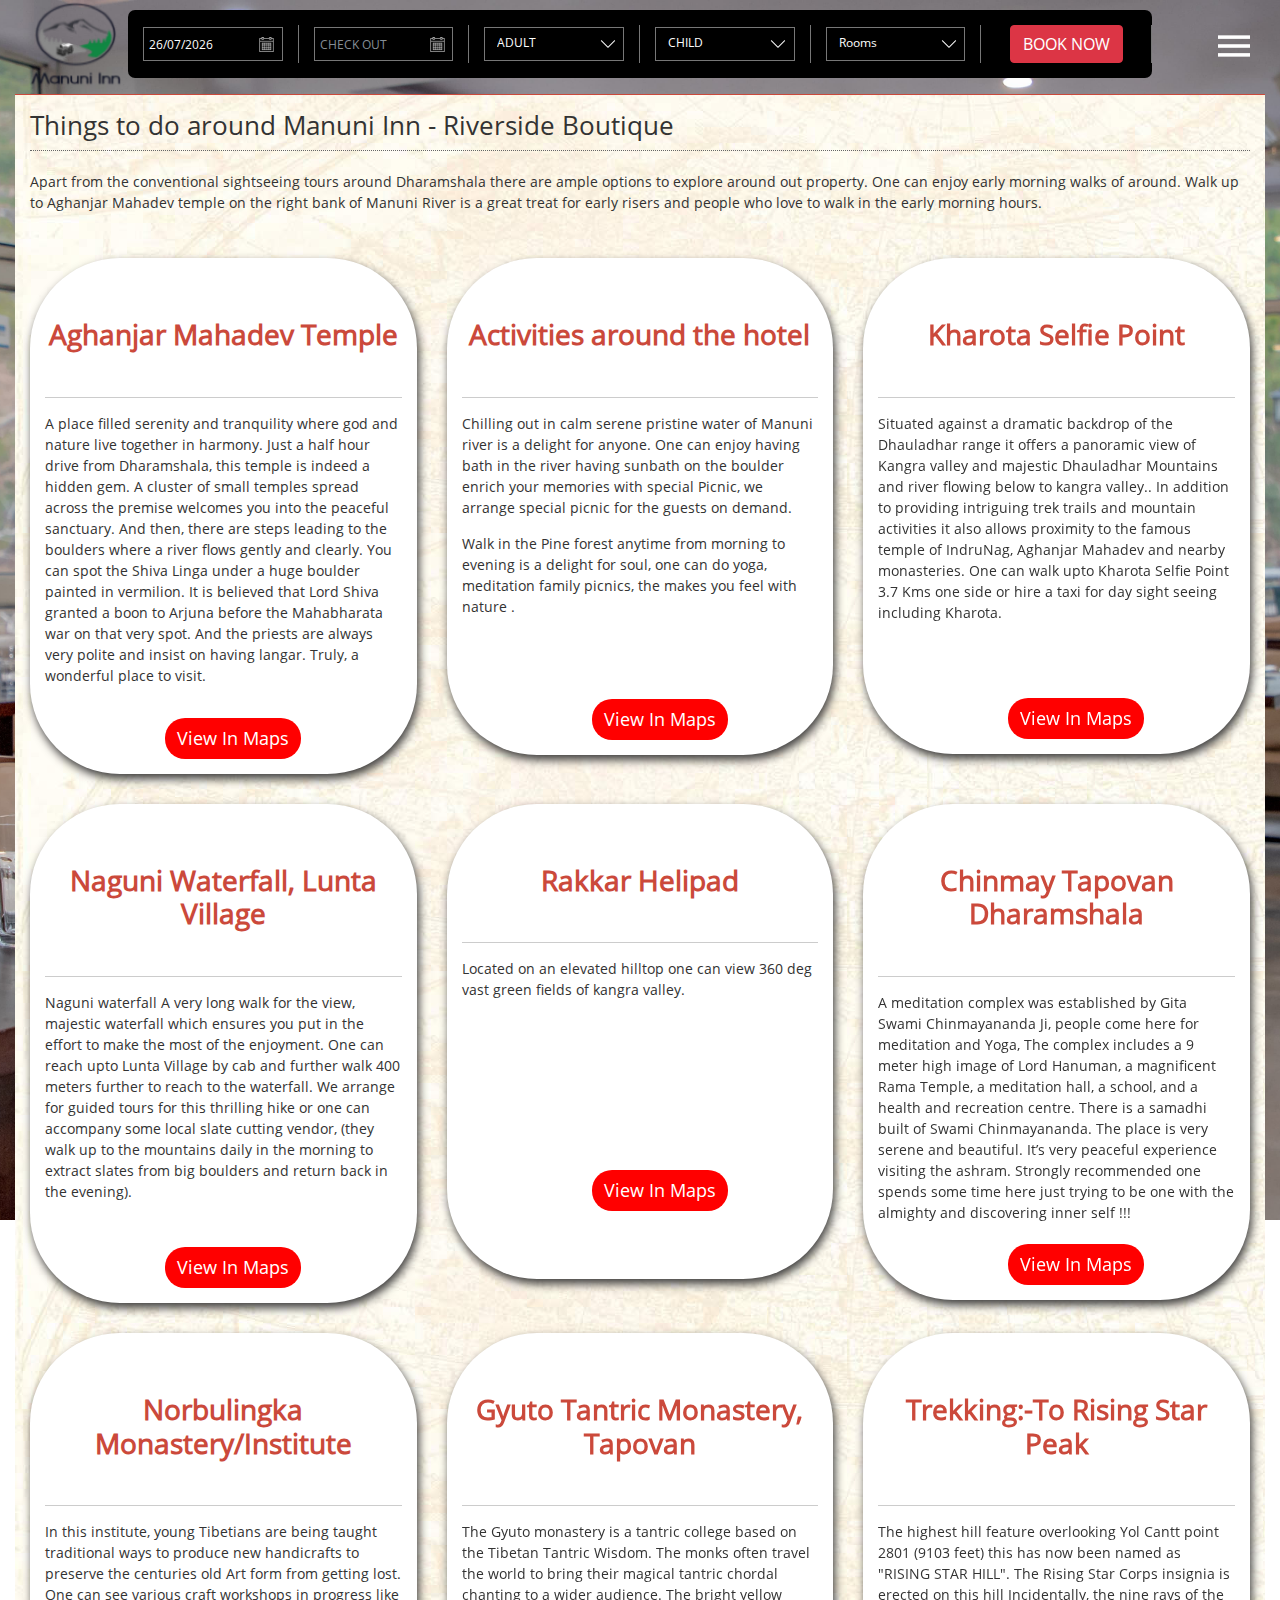
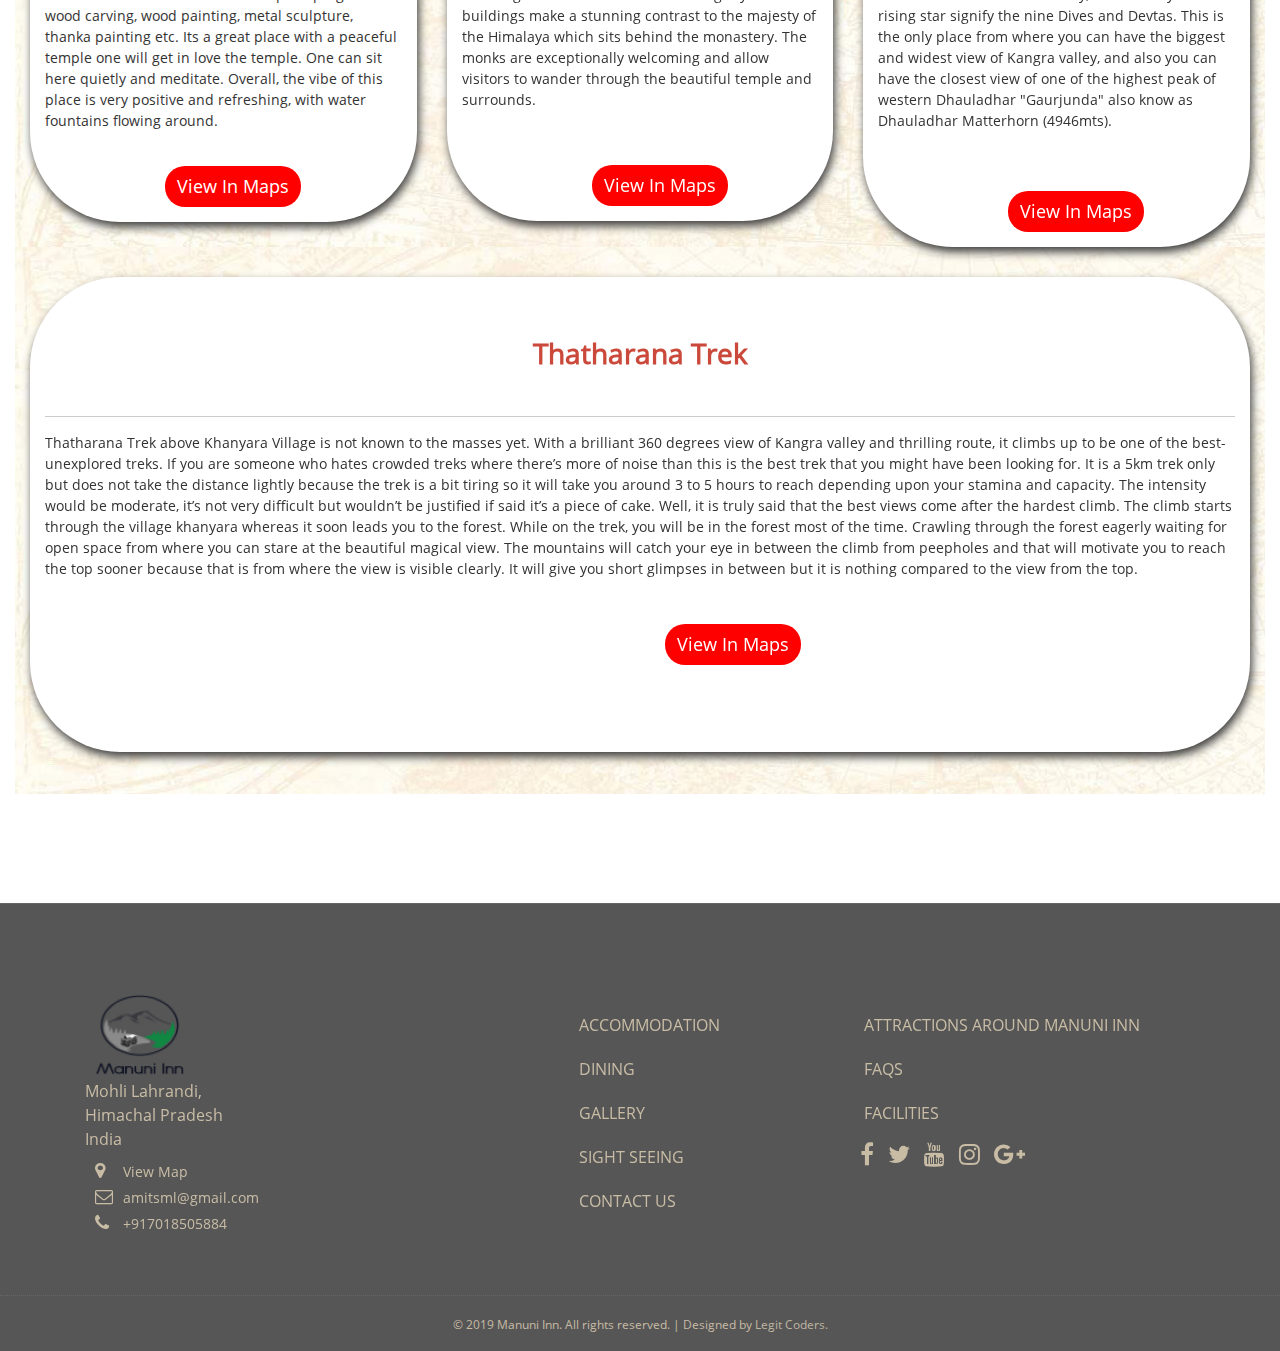
<file: attract.html>
<!DOCTYPE html>
<html lang="en-US" itemscope itemtype="https://schema.org/WebPage">
<head>
<meta http-equiv="Content-Type" content="text/html; charset=UTF-8" />
<title>Attractions around Manuni Inn</title>
<meta name="viewport" content="width=device-width, user-scalable=no" />
<link rel="apple-touch-icon" sizes="57x57" href="images/icon/apple-icon-57x57.png">
<link rel="apple-touch-icon" sizes="60x60" href="images/icon//apple-icon-60x60.png">
<link rel="apple-touch-icon" sizes="72x72" href="images/icon//apple-icon-72x72.png">
<link rel="apple-touch-icon" sizes="76x76" href="images/icon//apple-icon-76x76.png">
<link rel="apple-touch-icon" sizes="114x114" href="images/icon//apple-icon-114x114.png">
<link rel="apple-touch-icon" sizes="120x120" href="images/icon//apple-icon-120x120.png">
<link rel="apple-touch-icon" sizes="144x144" href="images/icon//apple-icon-144x144.png">
<link rel="apple-touch-icon" sizes="152x152" href="images/icon//apple-icon-152x152.png">
<link rel="apple-touch-icon" sizes="180x180" href="images/icon//apple-icon-180x180.png">
<link rel="icon" type="image/png" sizes="192x192"  href="images/icon/android-icon-192x192.png">
<link rel="icon" type="image/png" sizes="32x32" href="images/logoreverse/logo.png">
<link rel="icon" type="image/png" sizes="96x96" href="images/logoreverse/logo.png">
<link rel="icon" type="image/png" sizes="16x16" href="images/logoreverse/logo.png">
<link rel="stylesheet" href="css/bootstrap.min.css">
<link rel="stylesheet" href="css/slick.css">
<link rel="stylesheet" href="css/slick-theme.css">
<link rel="stylesheet" href="css/font-awesome.css">
<link rel="stylesheet" href="css/bootstrap-datepicker.css">
<link rel="stylesheet" href="css/hover.css">
<link rel="stylesheet" href="css/animate.css">
<script src="js/modernizr.custom.79639.js"></script>
<noscript>
<link rel="stylesheet" type="text/css" href="css/styleNoJS.css" />
</noscript>
<link rel="stylesheet" href="css/custom.css">
<link href="https://fonts.googleapis.com/css?family=Slabo+27px" rel="stylesheet">
<style>
  .acomodationsOptions{
      border-radius: 90px;
      box-shadow: 2px 5px 10px rgb(62, 61, 61);

  }
    </style>
</head>
<body class="inner option-2">
<div class="banner-inner">
	<script>
	function checkreservation(){
     	if(document.reservationbanner1.DateIndummy.value==""){
          	alert("Please select check in date");
             	return false;      
		} else if(document.reservationbanner1.DateOutdummy.value==""){ 
			alert("Please select check out date");
             	return false; 
		} else if (document.reservationbanner1.Adults.value=="adult"){
             	alert("Please select number of adults");
             	document.reservationbanner1.Adults.focus();
             	return false;          
		} else {
			//document.reservationbanner1.submit();
             	return true;
		}
	}       
</script>


<a href="javascript:void(0)" class="book-stay pointer-eventnone">Book My Stay</a>
<div class="reservation-banner">
	<div class="reservation-bannerContainer extrapad">
		<!-- <form  name="reservationbanner1" id="reservationbanner1" target="_blank" onsubmit="return checkreservation()" action="" name="bookingFormSubmit"> -->
		<form id="reservationbanner1" name="reservationbanner1" target="_blank" onsubmit="return checkreservation()" action="" autocomplete="off">
			<input type="hidden" name="HotelID" value="105894" />
			<input type="hidden" name="LanguageID" value="1" />
			<input type="hidden" name="Rooms" value="1" />
               <input type="hidden" class="datepicker" id="DateIn" name="DateIn">
               <input type="hidden" class="datepicker" id="DateOut" name="DateOut">
			<div class="row">
				<!-- <div class="col-sm-1">
								
							</div> -->
				<div class="col border-right">
					<div class="form-group">
						<input type="text" class="form-control datepicker" id="DateIndummy" name="DateIndummy" placeholder="CHECK IN">
					</div>
				</div>
				<div class="col border-right">
					<div class="form-group">
						<input type="text" class="form-control datepicker" id="DateOutdummy" name="DateOutdummy" placeholder="CHECK OUT">
					</div>
				</div>
				<div class="col border-right">
					<div class="form-group">
						<select class="form-control select" id="Adults" name="Adults">
							<option selected="selected" value="adult">ADULT</option>
							<option value="1">1</option>
							<option  value="2">2</option>
							<option value="3">3</option>
							<option  value="4">4</option>
							<option  value="5">5</option>
							<option value="6">6</option>
							<option value="7">7</option>
							<option value="8">8</option>
							<option value="9">9</option>
							<option value="10">10</option>
						</select>
					</div>
				</div>
				<div class="col border-right">
					<div class="form-group">
						<select class="form-control select" id="Children" name="Children">
							<option selected="selected" value="0">CHILD</option>
							<option value="1">1</option>
							<option  value="2">2</option>
							<option value="3">3</option>
							<option  value="4">4</option>
							<option  value="5">5</option>
							<option value="6">6</option>
							<option value="7">7</option>
							<option value="8">8</option>
							<option value="9">9</option>
							<option value="10">10</option>
						</select>
					</div>
				</div>
                    <div class="col border-right">
                        <div class="form-group">
                            <select class="form-control select" id="Children" name="Children">
                           <option selected="selected" value="0">Rooms</option>
                           <option value="1"> Standard </option>
                                    <option value="2"> Classic </option>
                                    <option value="3"> Superior </option>
                                    <option value="4"> Deluxe  </option>
                      </select>
                        </div>
                    </div>
                    
                    <div class="col border-right">
                        <div class="btn-outer">
                            <input type="submit" name="sumbit" class="btn btn-danger" value="BOOK NOW">
                            <!-- <a href="#" class="managereservationLink"  data-toggle="modal" data-target="#openManageReservation">Manage Reservations</a> -->
                        </div>
                    </div>



                    <!-- <div class="col-sm-1">
                                
                           </div> -->
                </div>
            </form>
	</div>
</div>


<!-- The Modal -->
<div class="modal centered-modal" id="openManageReservation">
  <div class="modal-dialog">
    <div class="modal-content">

      <!-- Modal Header -->
      <div class="modal-header">
        <h4 class="modal-title" style="font-weight: bold;margin-left: 140px;color: purple;">BOOK NOW</h4>
        <button type="button" class="close" data-dismiss="modal">&times;</button>
      </div>

<!-- Modal body -->
<div class="modal-body">
     <form id="confirmnumberform">
          <div class="row">
              <div class="col-lg-6">
                  <label>Check In</label>
                  <input type="date" class="form-control datepicker mb-2" id="DateIndummy" name="DateIndummy" placeholder="CHECK IN">
              </div>
              <div class="col-lg-6">
                  <label>Check In</label>
                  <input type="date" class="form-control datepicker mb-2" id="DateIndummy" name="DateIndummy" placeholder="CHECK IN">
              </div>
          </div>
          <div class="form-group">
              <label>Room/Suite Type</label>
              <select class="form-control" id="room_type" onchange="finalCost()">
                  <option value="0" selected>Select Room/Suite </option>
                  <option value="1"> Standard </option>
                                    <option value="2"> Classic </option>
                                    <option value="3"> Superior </option>
                                    <option value="4"> Deluxe  </option>
              </select>
          </div>
          <div class="form-group">
              <label>Number of Adults</label>
              <select class="form-control" id="person_number" onchange="finalCost()">
                  <option value="0"> 0 </option>
                  <option value="1"> 1 </option>
                  <option value="2"> 2 </option>
                  <option value="3"> 3 </option>
                  <option value="4"> 4 </option>
                  <option value="5"> 5 </option>
                  <option value="6"> 6 </option>
                  <option value="7"> 7 </option>
              </select>
          </div>
          <div class="form-group">
              <label>Number of children</label>
              <select class="form-control" id="child_number" onchange="finalCost()">
                  <option value="0"> 0 </option>
                  <option value="1"> 1 </option>
                  <option value="2"> 2 </option>
                  <option value="3"> 3 </option>
                  <option value="4"> 4 </option>
                  <option value="5"> 5 </option>
                  <option value="6"> 6 </option>
                  <option value="7"> 7 </option>
              </select>
          </div>
          <br>
          <div class="form-group">
              <input type="submit" name="sumbit" style="background-color: #7527b0;color: #fff;padding: 6px 70px;font-weight: 600;font-size: 18px; margin-left: 100px;border-radius: 5px;cursor: pointer;" class="btn btn-danger" value="BOOK NOW">
              
          </div>
      </form>
 </div>

    

    </div>
  </div>
</div>	<!-- <a href="index.php" class="logo-mobile"><img src="images/logo.png" alt=""></a> -->
<!-- <a href="index.php" class="logo"><img src="images/logo.png" alt=""></a> -->

<a href="index.html" class="logo"><img src="images/logoreverse/logo.png" alt="Manuni hotel"></a>
<header id="headerId"> <a href="javascript:void(0)" class="menuIcon">
	<!-- Menu -->
	<img src="images/menu-button.png" alt="Manuni Menu"></a> <a href="javascript:void(0)" class="cancelMenu"><img src="images/cancel.png" alt="ForteKoci Menu"></a>
	<div class="menu-IconClick">
        <ul>
            <li class="menu-item "><a href="index.html" class="nav-link hvr-underline-from-center">Home</a></li>
            <li class="menu-item "> <a class="nav-link hvr-underline-from-center" href="accomodation.html">Accommodation</a> </li>
            <li class="menu-item "> <a class="nav-link hvr-underline-from-center" href="dining.html">Dining</a> </li>
            <li class="menu-item "> <a class="nav-link hvr-underline-from-center" href="heritage-hotel-gallery.html">Gallery</a> </li>
            <li class="nav-item "> <a class="nav-link hvr-underline-from-center" href="travel-diary.html">SIGHT SEEING</a> </li>
            <li class="nav-item active"> <a class="nav-link hvr-underline-from-center" href="attract.html">Attractions around Manuni Inn</a> </li>
            <li class="nav-item "> <a class="nav-link hvr-underline-from-center" href="facilities.html">Facilities</a> </li>
            <li class="nav-item "> <a class="nav-link hvr-underline-from-center" href="faq.html">FAQs</a> </li>
            <!-- <li class="menu-item"> <a class="nav-link hvr-underline-from-center" href="javascript:void(0)" data-toggle="modal" data-target=" #openManageReservation">Manage Reservations</a> </li> -->
            <li class="menu-item "> <a class="nav-link hvr-underline-from-center" href="contact.html">Contact Us</a> </li>


            <!-- <li class="nav-item> <a class="nav-link hvr-underline-from-center"> <a href="javascript:void(0)" class="book-stay pointer-eventnone">Book My Stay</a> </li> -->
        </ul>
		<ul class="socialIcons-header">
			<li><a href="https://m.facebook.com/102116829037851/" target="_blank"><i class="fa fa-facebook" aria-hidden="true"></i></a></li>
			<li><a href="" target="_blank"><i class="fa fa-youtube" aria-hidden="true"></i></a></li>
			<li><a href="https://www.instagram.com/hotel_manuni_inn/" target="_blank"><i class="fa fa-instagram" aria-hidden="true"></i></a></li>
		</ul>
	</div>
	<div class="header-bottom" id="header-bottom">
		<div class="container-fluid">
			<div class="row">
				<div class="col-sm-2">
					<!-- <div class="reverse-logo">
								<a href="index.php" class="logo-reverse"><img src="images/logo-reverse.png" alt=""></a>
							</div> -->
					<!-- <ul class="socialIcons-header">
                    
                        <li><a href="#"><i class="fa fa-facebook" aria-hidden="true"></i></a></li>
                            <li><a href="#"><i class="fa fa-tripadvisor" aria-hidden="true"></i></a></li>
                            <li><a href="#"><i class="fa fa-youtube" aria-hidden="true"></i></a></li>
                            <li><a href="#"><i class="fa fa-instagram" aria-hidden="true"></i></a></li>
                    </ul> -->
				</div>
				<div class="col-sm-10 main-menu">
					<nav class="navbar navbar-expand-lg  navbar-light bg-faded">
						<div class="row mobiletop-bar">
							<div class="col-3 mobiletopbar-Padd"> <a href="javascript:void(0)" class="main-menu-toggleBtn" id="expandMobileMenu"><img src="images/menu.png" alt=""><span>Menu</span></a> </div>
							<div class="col-3 mobiletopbar-Padd hideMob"> <a href="javascript:void(0)" class="reservationOnScrollMobile"><img src="images/book.png" alt=""><span>Book</span></a> </div>
							<div class="col-3 mobiletopbar-Padd hideMob"> <a href="https://goo.gl/maps/dMAQL7cjiZHYWDnm7" target="_blank" class=""><img src="images/map.png" alt=""><span>Map</span></a> </div>
							<div class="col-3 mobiletopbar-Padd hideMob"> <a href="tel:+917018505884" class=""><img src="images/call-menu.png" alt=""><span>Call</span></a> </div>
						</div>
						<div class="collapse navbar-collapse" id="navbarNavDropdown">
							<ul class="navbar-nav">
								<li class="nav-item "> <a class="nav-link hvr-underline-from-center" href="index.html">HOME</a> </li>
								<li class="nav-item "> <a class="nav-link hvr-underline-from-center" href="accomodation.html">Accommodation</a> </li>
								<li class="nav-item "> <a class="nav-link hvr-underline-from-center" href="dining.html">Dining</a> </li>
								<li class="nav-item"> <a class="nav-link hvr-underline-from-center" href="heritage-hotel-gallery.html">Gallery</a> </li>
                                        <li class="nav-item "> <a class="nav-link hvr-underline-from-center" href="travel-diary.html">SIGHT SEEING</a> </li>
                                        <li class="nav-item active"> <a class="nav-link hvr-underline-from-center" href="attract.html">Attractions around Manuni Inn</a> </li>
                                        <li class="nav-item "> <a class="nav-link hvr-underline-from-center" href="facilities.html">Facilities</a> </li>
								<li class="nav-item "> <a class="nav-link hvr-underline-from-center" href="contact.html">Contact Us</a> </li>
								<!-- <li class="nav-item> <a class="nav-link hvr-underline-from-center"> <a href="javascript:void(0)" class="book-stay pointer-eventnone">Book My Stay</a> </li> -->
							</ul>
						</div>
					</nav>
					
<div class="reservation">
	<div class="reservationHead"> </div>
	<!-- <form  id="reservationbanner" name="reservationbanner" target="_blank" action="" name="bookingFormSubmit" > -->
	<form  id="reservationbanner" target="_blank" action="" name="bookingFormSubmit" autocomplete="off">
		<input type="hidden" name="HotelID" value="105894" />
		<input type="hidden" name="LanguageID" value="1" />
		<input type="hidden" name="Rooms" value="1" />
          <input type="hidden" class="datepicker" id="checkin" name="DateIn">
          <input type="hidden" class="datepicker" id="checkout" name="DateOut">
		<div class="row">
			<div class="col-sm-12 col-md-12">
				<div class="form-group">
					<input type="text" class="form-control datepicker grey"  placeholder="Check In" id="checkindummy" name="DateIndummy">
				</div>
			</div>
			<div class="col-sm-12 col-md-12">
				<div class="form-group">
					<input type="text" class="form-control datepicker grey" placeholder="Check Out" id="checkoutdummy" name="DateOutdummy">
				</div>
			</div>
			<div class="col-sm-12 col-md-12 ">
				<div class="form-group">
					<select class="form-control" id="adult" name="Adults">
						<option selected="selected" value="adult">ADULT</option>
						<option value="1">1</option>
						<option  value="2">2</option>
						<option value="3">3</option>
						<option  value="4">4</option>
						<option  value="5">5</option>
						<option value="6">6</option>
						<option value="7">7</option>
						<option value="8">8</option>
						<option value="9">9</option>
						<option value="10">10</option>
					</select>
				</div>
			</div>
			<div class="col-sm-12 col-md-12 ">
				<div class="form-group">
					<select class="form-control" id="child" name="Children">
						<option selected="selected" value="0">CHILD</option>
						<option value="1">1</option>
						<option  value="2">2</option>
						<option value="3">3</option>
						<option  value="4">4</option>
						<option  value="5">5</option>
						<option value="6">6</option>
						<option value="7">7</option>
						<option value="8">8</option>
						<option value="9">9</option>
						<option value="10">10</option>
					</select>
				</div>
			</div>
               <div class="col-sm-12 col-md-12 ">
                    <div class="form-group">
                    <select class="form-control" id="room_type" >
                        <option value="0" selected>Select Room/Suite </option>
						<option value="1"> Standard </option>
						<option value="2"> Classic </option>
						<option value="3"> Superior </option>
						<option value="4"> Deluxe  </option>
                    </select>
                </div>
              </div>  
			<div class="col-sm-12 col-md-12 ">
				<div class="btn-outer">
					<input type="submit" name="sumbit"   class="btn btn-danger " value="BOOK NOW">
				</div>
			</div>
			
		</div>
	</form>
</div>
				</div>
			</div>
		</div>
	</div>
</header>
</div>
<div  id="accmodation" class="parallax-window content" data-parallax="scroll" data-image-src="images/logoreverse/IMG_3566 2.jpg">
	<div class="container-fluid">
		<div class="inner-content">
			<div class="row">
				<div class="col-sm-12">
					<div class="left-content">
						<h1>Things to do around Manuni Inn - Riverside Boutique</h1>
						<p>
                            Apart from the conventional sightseeing tours around Dharamshala there are ample options to explore around out property.
                            One can enjoy early morning walks of around. Walk up to Aghanjar Mahadev temple on the right bank of Manuni River is a great treat for early risers and people who love to walk in the early morning hours. 
                            </p>

                        </p>
						<div class="row">
							<div class="col-sm-4">
								<div class="acomodationsOptions">
									<div class="facilitiesIMGBorderBottom"> <h2 style="font-size: 28px;font-weight: bold;">Aghanjar Mahadev Temple</h2> </div>
                                    <p></p>
									<p>  A place filled serenity and tranquility where god and nature live together in harmony. Just a half hour drive from Dharamshala, this temple is indeed a hidden gem. A cluster of small temples spread across the premise welcomes you into the peaceful sanctuary. And then, there are steps leading to the boulders where a river flows gently and clearly. You can spot the Shiva Linga under a huge boulder painted in vermilion. It is believed that Lord Shiva granted a boon to Arjuna before the Mahabharata war on that very spot. And the priests are always very polite and insist on having langar. Truly, a wonderful place to visit. </p>
									<button style="border-radius: 20px;background-color: red;border: none;color: white;padding: 7px 12px 7px 12px;margin-left: 120px;cursor: pointer;margin-top: 17px;"><a href="https://goo.gl/maps/LHHBZeG2unZbCTNb7" style="color: white;text-decoration: none;">View In Maps</a></button>
								</div>
							</div>
							<div class="col-sm-4">
								<div class="acomodationsOptions">
									<div class="facilitiesIMGBorderBottom"> <h2 style="font-size: 28px;font-weight: bold;">Activities around the hotel</h2> </div>
                                    <p></p>
									<p>Chilling out in calm serene pristine water of Manuni river is a delight for anyone. One can enjoy having bath in the river having sunbath on the boulder enrich your memories with special Picnic, we arrange special picnic for the guests on demand.
                                        </p><p>
                                        Walk in the Pine forest anytime from morning to evening is a delight for soul, one can do yoga, meditation family picnics, the makes you feel with nature
                                        . </p>
                                        <button style="border-radius: 20px;background-color: red;border: none;color: white;padding: 7px 12px 7px 12px;margin-left: 130px;cursor: pointer;margin-top: 67px;"><a href="facilities.html" style="color: white;text-decoration: none;">View In Maps</a></button>
								</div>
							</div>
							<div class="col-sm-4">
								<div class="acomodationsOptions">
									<div class="facilitiesIMGBorderBottom"> <h2 style="font-size: 28px;font-weight: bold;">Kharota Selfie Point</h2> </div>
                                    <p></p>
									<p>Situated against a dramatic backdrop of the Dhauladhar range it offers a panoramic view of Kangra valley and majestic Dhauladhar Mountains and river flowing below to kangra valley.. In addition to providing intriguing trek trails and mountain activities it also allows proximity to the famous temple of IndruNag, Aghanjar Mahadev and nearby monasteries. One can walk upto Kharota Selfie Point 3.7 Kms one side or hire a taxi for day sight seeing including Kharota.</p>
									<button style="border-radius: 20px;background-color: red;border: none;color: white;padding: 7px 12px 7px 12px;margin-left: 130px;cursor: pointer;margin-top: 60px;"><a href="https://goo.gl/maps/EYf1nXHVyhiBKSvW8" style="color: white;text-decoration: none;">View In Maps</a></button>
								</div>
							</div>
						</div>
						<div class="row">
							<div class="col-sm-4">
								<div class="acomodationsOptions">
									<div class="facilitiesIMGBorderBottom"> <h2 style="font-size: 28px;font-weight: bold;">Naguni Waterfall, Lunta Village</h2> </div>
                                    <p></p>
									<p>Naguni waterfall  A very long walk for the view, majestic waterfall which ensures you put in the effort to make the most of the enjoyment. One can reach upto Lunta Village by cab and further walk 400 meters further to reach to the waterfall. We arrange for guided tours for this  thrilling hike or one can accompany some local slate cutting vendor, (they walk up to the mountains daily in the morning to extract slates from big boulders and return back in the evening). </p>
									<button style="border-radius: 20px;background-color: red;border: none;color: white;padding: 7px 12px 7px 12px;margin-left: 120px;cursor: pointer;margin-top: 30px;"><a href="https://g.page/naguni-waterfall?share" style="color: white;text-decoration: none;">View In Maps</a></button>
								</div>
							</div>
								<div class="col-sm-4">
                                    <div class="acomodationsOptions">
                                        <div class="facilitiesIMGBorderBottom"> <h2 style="font-size: 28px;font-weight: bold;">Rakkar Helipad </h2> </div>
                                        <p></p>
                                        <p>Located on an elevated hilltop one can view 360 deg vast green fields of kangra valley.</p>
                                        <button style="border-radius: 20px;background-color: red;border: none;color: white;padding: 7px 12px 7px 12px;margin-left: 130px;cursor: pointer;margin-top: 155px;"><a href="https://goo.gl/maps/6PBcTa4YeSUYDyde8" style="color: white;text-decoration: none;">View In Maps</a></button>
                                    </div>
                                </div>
								<div class="col-sm-4">
                                    <div class="acomodationsOptions">
                                        <div class="facilitiesIMGBorderBottom"> <h2 style="font-size: 28px;font-weight: bold;">Chinmay Tapovan Dharamshala</h2> </div>
                                        <p></p>
                                        <p>A meditation complex was established by Gita Swami Chinmayananda Ji, people come here for meditation and Yoga, The complex includes a 9 meter high image of Lord Hanuman, a magnificent Rama Temple, a meditation hall, a school, and a health and recreation centre. There is a samadhi built of Swami Chinmayananda. The place is very serene and beautiful. It’s very peaceful experience visiting the ashram. Strongly recommended one spends some time here just trying to be one with the almighty and discovering inner self !!!</p>
                                        <button style="border-radius: 20px;background-color: red;border: none;color: white;padding: 7px 12px 7px 12px;margin-left: 130px;cursor: pointer;margin-top: 6px;"><a href="https://goo.gl/maps/wUTjka1qwWDFXzZbA " style="color: white;text-decoration: none;">View In Maps</a></button>
                                    </div>
                                </div>
						</div>
						<div class="row">
							<div class="col-sm-4">
								<div class="acomodationsOptions">
									<div class="facilitiesIMGBorderBottom"> <h2 style="font-size: 28px;font-weight: bold;">Norbulingka Monastery/Institute</h2> </div>
                                    <p></p>
									<p>In this institute, young Tibetians are being taught traditional ways to produce new handicrafts to preserve the centuries old Art form from getting lost. One can see various craft workshops in progress like wood carving, wood painting, metal sculpture, thanka painting etc. Its a great place with a peaceful temple one will get in love the temple. One can sit here quietly and meditate. Overall, the vibe of this place is very positive and refreshing, with water fountains flowing around.</p>
									<button style="border-radius: 20px;background-color: red;border: none;color: white;padding: 7px 12px 7px 12px;margin-left: 120px;cursor: pointer;margin-top: 20px;"><a href="https://goo.gl/maps/tZfQZTc3kRo199au7" style="color: white;text-decoration: none;">View In Maps</a></button>
								</div>
							</div>
							<div class="col-sm-4">
								<div class="acomodationsOptions">
									<div class="facilitiesIMGBorderBottom"> <h2 style="font-size: 28px;font-weight: bold;">Gyuto Tantric Monastery, Tapovan</h2> </div>
                                    <p></p>
									<p>The Gyuto monastery is a tantric college based on the Tibetan Tantric Wisdom. The monks often travel the world to bring their magical tantric chordal chanting to a wider audience. The bright yellow buildings make a stunning contrast to the majesty of the Himalaya which sits behind the monastery. The monks are exceptionally welcoming and allow visitors to wander through the beautiful temple and surrounds.</p>
									<button style="border-radius: 20px;background-color: red;border: none;color: white;padding: 7px 12px 7px 12px;margin-left: 130px;cursor: pointer;margin-top: 40px;"><a href="https://goo.gl/maps/LRuqox599Po1rMFy5" style="color: white;text-decoration: none;">View In Maps</a></button>
								</div>
							</div>
							<div class="col-sm-4">
								<div class="acomodationsOptions">
									<div class="facilitiesIMGBorderBottom"> <h2 style="font-size: 28px;font-weight: bold;">Trekking:-To Rising Star Peak</h2> </div>
                                    <p></p>
									<p>The highest hill feature overlooking Yol Cantt point 2801 (9103 feet) this has now been named as "RISING STAR HILL". The Rising Star Corps insignia is erected on this hill Incidentally, the nine rays of the rising star signify the nine Dives and Devtas. 
                                        This is the only place from where you can have the biggest and widest view of Kangra valley, and also you can have the closest view of one of the highest peak of western Dhauladhar "Gaurjunda" also know as Dhauladhar Matterhorn (4946mts).
                                        </p>
                                        <button style="border-radius: 20px;background-color: red;border: none;color: white;padding: 7px 12px 7px 12px;margin-left: 130px;cursor: pointer;margin-top: 45px;"><a href="https://goo.gl/maps/KkAK5NGANYUudeh57" style="color: white;text-decoration: none;">View In Maps</a></button>
								</div>
							</div>
						</div>
						<div class="row">
							<div class="col-sm-12">
								<div class="acomodationsOptions">
									<div class="facilitiesIMGBorderBottom"> <h2 style="font-size: 28px;font-weight: bold;">Thatharana Trek</h2> </div>
                                    <p></p>
									<p>Thatharana Trek above Khanyara Village is not known to the masses yet. With a brilliant 360 degrees view of Kangra valley and thrilling route, it climbs up to be one of the best-unexplored treks. If you are someone who hates crowded treks where there’s more of noise than this is the best trek that you might have been looking for.
                                        It is a 5km trek only but does not take the distance lightly because the trek is a bit tiring so it will take you around 3 to 5 hours to reach depending upon your stamina and capacity. The intensity would be moderate, it’s not very difficult but wouldn’t be justified if said it’s a piece of cake. Well, it is truly said that the best views come after the hardest climb.
                                        The climb starts through the village khanyara whereas it soon leads you to the forest. While on the trek, you will be in the forest most of the time. Crawling through the forest eagerly waiting for open space from where you can stare at the beautiful magical view. The mountains will catch your eye in between the climb from peepholes and that will motivate you to reach the top sooner because that is from where the view is visible clearly. It will give you short glimpses in between but it is nothing compared to the view from the top.
                                         </p>
                                         <button style="border-radius: 20px;background-color: red;border: none;color: white;padding: 7px 12px 7px 12px;margin-left: 620px;cursor: pointer;margin-top: 30px;"><a href="https://g.page/thatharana?share" style="color: white;text-decoration: none;">View In Maps</a></button>
								</div>
							</div>
						</div>
                        <br>
					</div>
				</div>
			</div>
		</div>
	</div>
</div>
<footer>
     <div class="container">
         <div class="row">
             <div class="col-sm-5"> <a href="index.html" class="footer-logo"><img src="images/logoreverse/logo.png" alt=""></a>
                 <div class="about-adress">
                     <p>Mohli Lahrandi,</p>
                     <p>Himachal Pradesh</p>
                     <p>India</p>
                     <ul>
                         <li><i class="fa fa-map-marker" aria-hidden="true"></i><a href="https://goo.gl/maps/dMAQL7cjiZHYWDnm7" target="_blank">View Map</a></li>
                         <li><i class="fa fa-envelope-o" aria-hidden="true"></i><a href="amitsml@gmail.com">amitsml@gmail.com</a></li>
                         <li><i class="fa fa-phone" aria-hidden="true"></i><a href="tel:+917018505884">+917018505884</a></li>
                     </ul>
                     
                 </div>
             </div>
             <div class="col-sm-3">
                 <ul class="footerMenu">
                     <!-- <li class="nav-item active"> <a class="nav-link" href="index.php">Home</a> </li> -->
                     <li class="nav-item "> <a class="nav-link" href="accomodation.html">Accommodation</a> </li>
                     <li class="nav-item "> <a class="nav-link" href="dining.html">Dining</a> </li>
                     <li class="nav-item "> <a class="nav-link" href="heritage-hotel-gallery.html">Gallery</a> </li>
                     <li><a href="travel-diary.html">SIGHT SEEING</a></li>
                     <li class="nav-item "> <a class="nav-link" href="contact.html">Contact Us</a> </li>
 
                 </ul>
             </div>
             <div class="col-sm-4">
                 <ul class="footerMenu">
                    <li><a href="attract.html">Attractions around Manuni Inn</a></li>
                     <li><a href="faq.html">FAQs</a></li>
                     <li> <a href="facilities.html">Facilities</a> </li>
                 </ul>
                 <ul class="socialIcons">
                    <li><a href="https://m.facebook.com/102116829037851/" target="_blank" ><i class="fa fa-facebook" aria-hidden="true"></i></a></li>
                    <!-- <li><a href="#"><i class="fa fa-tripadvisor" aria-hidden="true"></i></a></li> -->
                    <li><a href="" target="_blank"><i class="fa fa-twitter" aria-hidden="true"></i></a></li>
                    <li><a href=""  target="_blank"><i class="fa fa-youtube" aria-hidden="true"></i></a></li>
                    <li><a href="https://www.instagram.com/hotel_manuni_inn/"  target="_blank"><i class="fa fa-instagram" aria-hidden="true"></i></a></li>
                    <li><a href=""  target="_blank"><i class="fa fa-google-plus" aria-hidden="true"></i></a></li>
                    <li></li>
               </ul>
                 
 <script async src="https://www.jscache.com/wejs?wtype=cdsratingsonlynarrow&amp;uniq=749&amp;locationId=13949229&amp;lang=en_IN&amp;border=true&amp;display_version=2"></script>
             </div>
         </div>
     </div>
     <div class="footerbottomNav"> © 2019 Manuni Inn.  All rights reserved. | Designed by <a href="https://www.legitcoders.com/" style="text-decoration: none;color: rgb(191, 181, 161);">Legit Coders.</a> </div>
 </footer>
 <script>
     (function(a, b) {
         var c = a.createElement("script");
         c.src = "https://onboard.triptease.io/bootstrap.js?integrationId=" + b, c.defer = true, c.async = true, c.type = "text/javascript";
         var d = document.getElementsByTagName("script")[0];
         d.parentNode.insertBefore(c, d)
     })(document, "01DC3S68T8CDGQ4D0BMF517WFK");
 </script>
 <script src="js/jquery-3.2.1.js"></script>
 <script src="js/modernizr.custom.79639.js"></script>
 <script src="js/popper.min.js"></script>
 <script src="js/bootstrap.min.js"></script>
 <script src="js/slick.js"></script>
 <script src="js/parallax.js"></script>
 <script src="js/jQuery.scrollSpeed.js"></script>
 <script src="js/bootstrap-datepicker.js"></script>
 <script src="js/jquery.fancybox.min.js"></script>
 <script src="js/isMobile.min.js"></script>
 <script src="js/jquery.inview.min.js"></script>
 <script src="js/animations.js"></script>
 <script src="js/jquery.cookie.js"></script>
 <script src="js/captcha.jquery.js"></script>
 <!-- <script src="js/lazyload.min.js"></script> -->
 <script src="js/custom.js"></script>
 <!-- <script>
      new LazyLoad();
   </script> -->
</body>

</html>
</file>
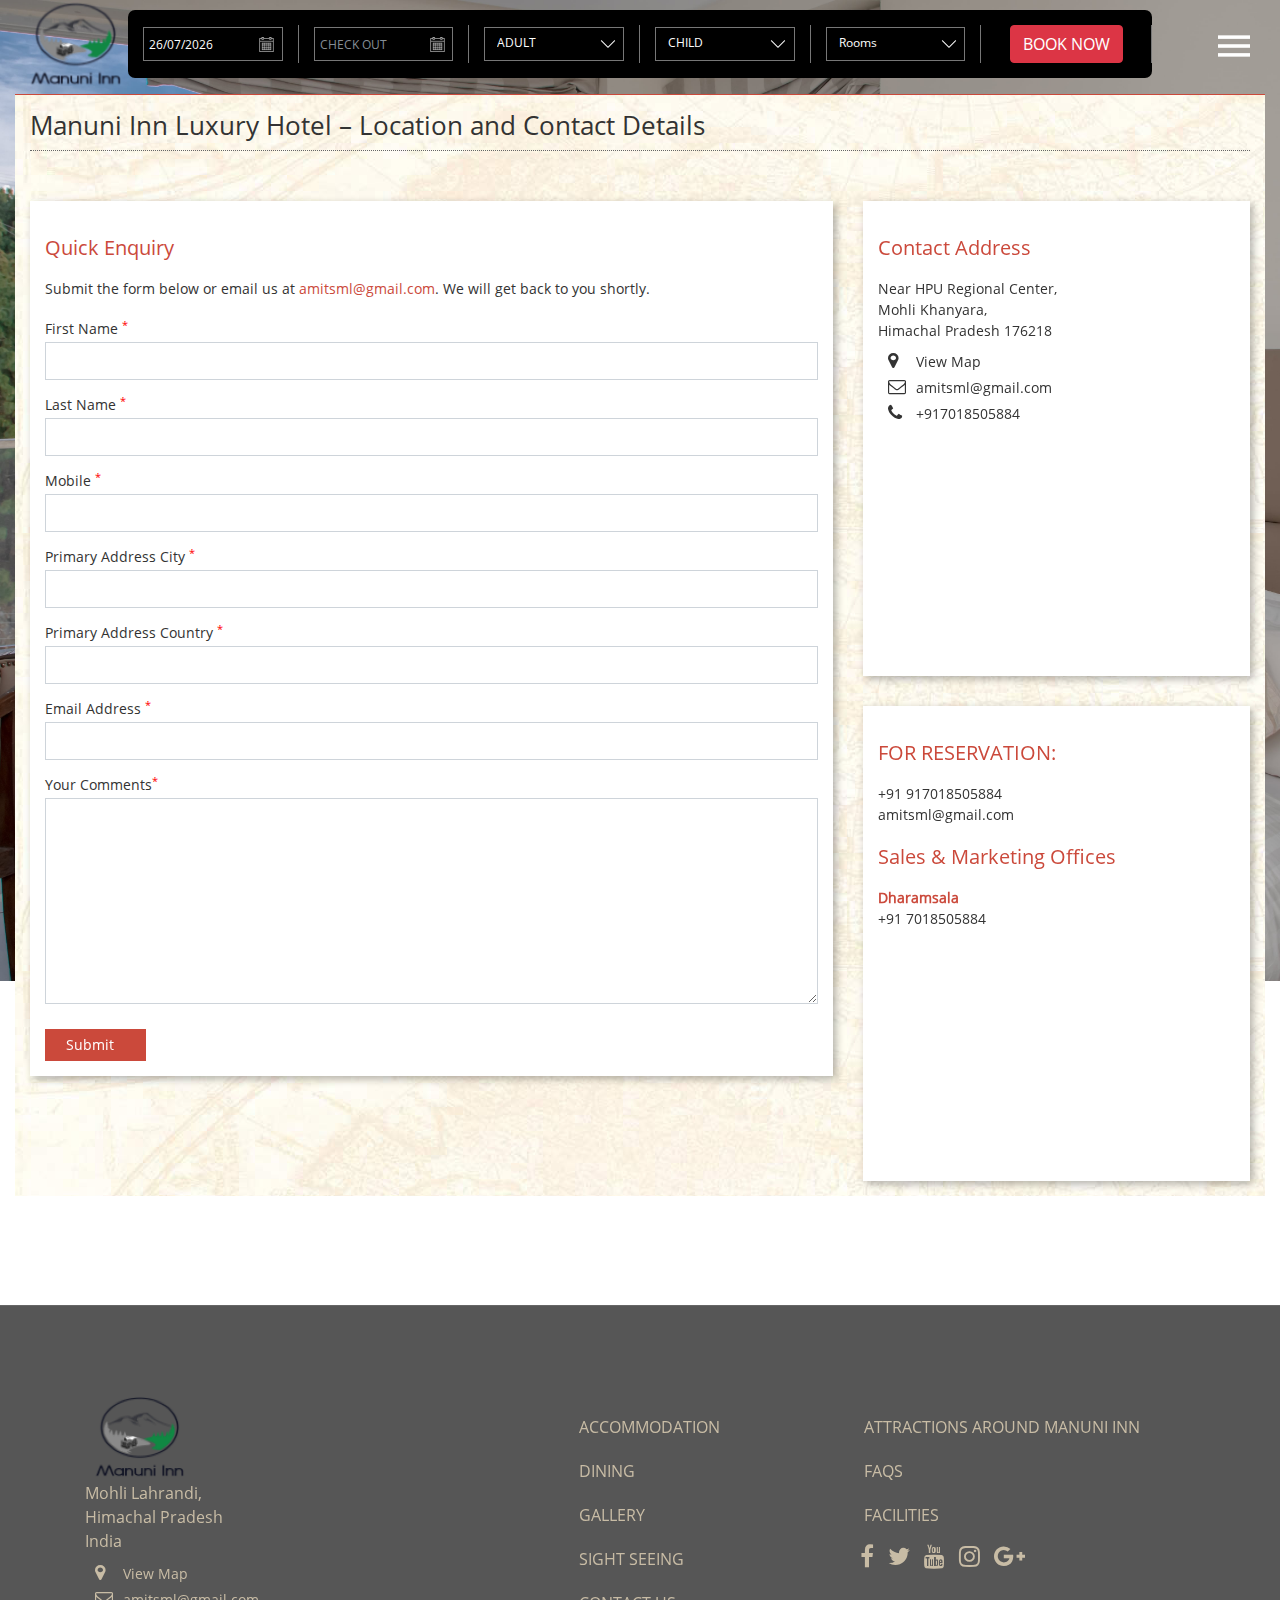
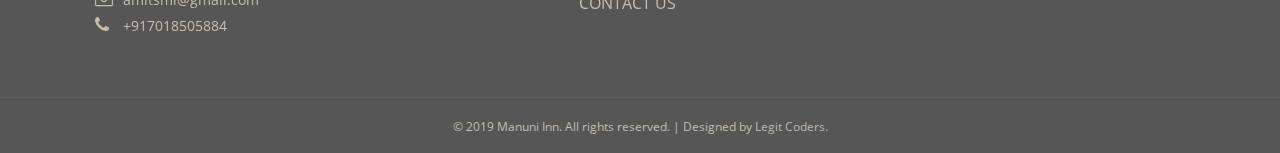
<file: contact.html>
<!DOCTYPE html>
<html lang="en-US" itemscope itemtype="https://schema.org/WebPage">
    <head>
        <meta http-equiv="Content-Type" content="text/html; charset=UTF-8" />
        <title>Manuni Inn - Heritage &amp; Luxury Boutique Hotel Manuni Inn, Dharamshala.</title>
        <meta name="description" content="Experience the Heritage of Manuni Inn, 27 beautifully adorned luxury rooms, British and Pan-European Dining, Authentic local Kerala dishes and Personal Bar.">
        <meta name="Keywords" content="boutique hotel, resort, cochin, Manuni Inn, Manuni Inn">
        <meta name="viewport" content="width=device-width, user-scalable=no" />
        <meta name="facebook-domain-verification" content="23fr89htjmbrky2f4he9a51a3k13y8" />
        <link rel="apple-touch-icon" sizes="57x57" href="images/icon/apple-icon-57x57.png">
        <link rel="apple-touch-icon" sizes="60x60" href="images/icon//apple-icon-60x60.png">
        <link rel="apple-touch-icon" sizes="72x72" href="images/icon//apple-icon-72x72.png">
        <link rel="apple-touch-icon" sizes="76x76" href="images/icon//apple-icon-76x76.png">
        <link rel="apple-touch-icon" sizes="114x114" href="images/icon//apple-icon-114x114.png">
        <link rel="apple-touch-icon" sizes="120x120" href="images/icon//apple-icon-120x120.png">
        <link rel="apple-touch-icon" sizes="144x144" href="images/icon//apple-icon-144x144.png">
        <link rel="apple-touch-icon" sizes="152x152" href="images/icon//apple-icon-152x152.png">
        <link rel="apple-touch-icon" sizes="180x180" href="images/icon//apple-icon-180x180.png">
        <link rel="icon" type="image/png" sizes="192x192" href="images/icon/android-icon-192x192.png">
        <link rel="icon" type="image/png" sizes="32x32" href="images/logoreverse/logo.png">
        <link rel="icon" type="image/png" sizes="96x96" href="images/logoreverse/logo.png">
        <link rel="icon" type="image/png" sizes="16x16" href="images/logoreverse/logo.png">
        <link rel="manifest" href="images/icon/manifest.json">
        <meta name="msapplication-TileColor" content="transparent">
        <meta name="msapplication-TileImage" content="images/icon/ms-icon-144x144.png">
        <meta name="theme-color" content="transparent">
        <link rel="stylesheet" href="css/bootstrap.min.css">
        <link rel="canonical" href="https://www.Manuni.in/" />
        <link rel="stylesheet" href="css/custom.css?1649127134">
        <link rel="stylesheet" href="css/css.css">
      
    </head>

<body class="inner option-2">

<div class="banner-inner">
	<script>
	function checkreservation(){
     	if(document.reservationbanner1.DateIndummy.value==""){
          	alert("Please select check in date");
             	return false;      
		} else if(document.reservationbanner1.DateOutdummy.value==""){ 
			alert("Please select check out date");
             	return false; 
		} else if (document.reservationbanner1.Adults.value=="adult"){
             	alert("Please select number of adults");
             	document.reservationbanner1.Adults.focus();
             	return false;          
		} else {
			//document.reservationbanner1.submit();
             	return true;
		}
	}       
</script>

<a href="javascript:void(0)" class="book-stay pointer-eventnone">Book My Stay</a>
<div class="reservation-banner">
	<div class="reservation-bannerContainer extrapad">
		<!-- <form  name="reservationbanner1" id="reservationbanner1" target="_blank" onsubmit="return checkreservation()" action="" name="bookingFormSubmit"> -->
		<form id="reservationbanner1" name="reservationbanner1" target="_blank" onsubmit="return checkreservation()" action="" autocomplete="off">
			<input type="hidden" name="HotelID" value="105894" />
			<input type="hidden" name="LanguageID" value="1" />
			<input type="hidden" name="Rooms" value="1" />
               <input type="hidden" class="datepicker" id="DateIn" name="DateIn">
               <input type="hidden" class="datepicker" id="DateOut" name="DateOut">
			<div class="row">
				<!-- <div class="col-sm-1">
								
							</div> -->
				<div class="col border-right">
					<div class="form-group">
						<input type="text" class="form-control datepicker" id="DateIndummy" name="DateIndummy" placeholder="CHECK IN">
					</div>
				</div>
				<div class="col border-right">
					<div class="form-group">
						<input type="text" class="form-control datepicker" id="DateOutdummy" name="DateOutdummy" placeholder="CHECK OUT">
					</div>
				</div>
				<div class="col border-right">
					<div class="form-group">
						<select class="form-control select" id="Adults" name="Adults">
							<option selected="selected" value="adult">ADULT</option>
							<option value="1">1</option>
							<option  value="2">2</option>
							<option value="3">3</option>
							<option  value="4">4</option>
							<option  value="5">5</option>
							<option value="6">6</option>
							<option value="7">7</option>
							<option value="8">8</option>
							<option value="9">9</option>
							<option value="10">10</option>
						</select>
					</div>
				</div>
				<div class="col border-right">
					<div class="form-group">
						<select class="form-control select" id="Children" name="Children">
							<option selected="selected" value="0">CHILD</option>
							<option value="1">1</option>
							<option  value="2">2</option>
							<option value="3">3</option>
							<option  value="4">4</option>
							<option  value="5">5</option>
							<option value="6">6</option>
							<option value="7">7</option>
							<option value="8">8</option>
							<option value="9">9</option>
							<option value="10">10</option>
						</select>
					</div>
				</div>
				<div class="col border-right">
					<div class="form-group">
						<select class="form-control select" id="Children" name="Children">
				<option selected="selected" value="0">Rooms</option>
				<option value="1"> Standard </option>
                                    <option value="2"> Classic </option>
                                    <option value="3"> Superior </option>
                                    <option value="4"> Deluxe  </option>
			</select>
					</div>
				</div>
				
				<div class="col border-right">
					<div class="btn-outer">
						<input type="submit" name="sumbit" class="btn btn-danger" value="BOOK NOW">
						<!-- <a href="#" class="managereservationLink"  data-toggle="modal" data-target="#openManageReservation">Manage Reservations</a> -->
					</div>
				</div>



				<!-- <div class="col-sm-1">
					
				</div> -->
			</div>
		</form>
	</div>
</div>


<!-- The Modal -->
<div class="modal centered-modal" id="openManageReservation">
  <div class="modal-dialog">
    <div class="modal-content">

      <!-- Modal Header -->
      <div class="modal-header">
        <h4 class="modal-title" style="font-weight: bold;margin-left: 140px;color: purple;">BOOK NOW</h4>
        <button type="button" class="close" data-dismiss="modal">&times;</button>
      </div>

 <!-- Modal body -->
 <div class="modal-body">
	<form id="confirmnumberform">
		<div class="row">
			<div class="col-lg-6">
				<label>Check In</label>
				<input type="date" class="form-control datepicker mb-2" id="DateIndummy" name="DateIndummy" placeholder="CHECK IN">
			</div>
			<div class="col-lg-6">
				<label>Check In</label>
				<input type="date" class="form-control datepicker mb-2" id="DateIndummy" name="DateIndummy" placeholder="CHECK IN">
			</div>
		</div>
		<div class="form-group">
			<label>Room/Suite Type</label>
			<select class="form-control" id="room_type" onchange="finalCost()">
				<option value="0" selected>Select Room/Suite </option>
				<option value="1"> Standard </option>
                                    <option value="2"> Classic </option>
                                    <option value="3"> Superior </option>
                                    <option value="4"> Deluxe  </option>
			</select>
		</div>
		<div class="form-group">
			<label>Number of Adults</label>
			<select class="form-control" id="person_number" onchange="finalCost()">
				<option value="0"> 0 </option>
				<option value="1"> 1 </option>
				<option value="2"> 2 </option>
				<option value="3"> 3 </option>
				<option value="4"> 4 </option>
				<option value="5"> 5 </option>
				<option value="6"> 6 </option>
				<option value="7"> 7 </option>
			</select>
		</div>
		<div class="form-group">
			<label>Number of children</label>
			<select class="form-control" id="child_number" onchange="finalCost()">
				<option value="0"> 0 </option>
				<option value="1"> 1 </option>
				<option value="2"> 2 </option>
				<option value="3"> 3 </option>
				<option value="4"> 4 </option>
				<option value="5"> 5 </option>
				<option value="6"> 6 </option>
				<option value="7"> 7 </option>
			</select>
		</div>
		<br>
		<div class="form-group">
			<input type="submit" name="sumbit" style="background-color: #7527b0;color: #fff;padding: 6px 70px;font-weight: 600;font-size: 18px; margin-left: 100px;border-radius: 5px;cursor: pointer;" class="btn btn-danger" value="BOOK NOW">
			
		</div>
	</form>
</div>

    

    </div>
  </div>
</div>	<!-- <a href="index.php" class="logo-mobile"><img src="images/logo.png" alt=""></a> -->
<!-- <a href="index.php" class="logo"><img src="images/logo.png" alt=""></a> -->

<a href="index.html" class="logo"><img src="images/logoreverse/logo.png" alt="Manuni Inn hotel"></a>
<header id="headerId"> <a href="javascript:void(0)" class="menuIcon">
	<!-- Menu -->
	<img src="images/menu-button.png" alt="Manuni Menu"></a> <a href="javascript:void(0)" class="cancelMenu"><img src="images/cancel.png" alt=""></a>
	<div class="menu-IconClick">
		<ul>
			<li  class="menu-item "><a href="index.html" class="nav-link hvr-underline-from-center">Home</a></li>
			<li class="menu-item "> <a class="nav-link hvr-underline-from-center" href="accomodation.html">Accommodation</a> </li>
			<li class="menu-item "> <a class="nav-link hvr-underline-from-center" href="dining.html">Dining</a> </li>
			<li class="menu-item "> <a class="nav-link hvr-underline-from-center" href="heritage-hotel-gallery.html">Gallery</a> </li>
               <li class="nav-item "> <a class="nav-link hvr-underline-from-center" href="travel-diary.html">SIGHT SEEING</a> </li>
			   <li class="nav-item "> <a class="nav-link hvr-underline-from-center" href="attract.html">Attractions around Manuni Inn</a> </li>
               <li class="nav-item "> <a class="nav-link hvr-underline-from-center" href="facilities.html">Facilities</a> </li>
			   <li class="nav-item "> <a class="nav-link hvr-underline-from-center" href="faq.html">FAQs</a> </li>
			<!-- <li class="menu-item"> <a class="nav-link hvr-underline-from-center" href="javascript:void(0)" data-toggle="modal" data-target=" #openManageReservation">Manage Reservations</a> </li> -->
			<li class="menu-item active"> <a class="nav-link hvr-underline-from-center" href="">Contact Us</a> </li>


			<!-- <li class="nav-item> <a class="nav-link hvr-underline-from-center"> <a href="javascript:void(0)" class="book-stay pointer-eventnone">Book My Stay</a> </li> -->
		</ul>
		<ul class="socialIcons-header">
			<li><a href="https://m.facebook.com/102116829037851/" target="_blank"><i class="fa fa-facebook" aria-hidden="true"></i></a></li>
			<li><a href="" target="_blank"><i class="fa fa-youtube" aria-hidden="true"></i></a></li>
			<li><a href="https://www.instagram.com/hotel_manuni_inn/" target="_blank"><i class="fa fa-instagram" aria-hidden="true"></i></a></li>
		</ul>
	</div>
	<div class="header-bottom" id="header-bottom">
		<div class="container-fluid">
			<div class="row">
				<div class="col-sm-2">
					<!-- <div class="reverse-logo">
								<a href="index.php" class="logo-reverse"><img src="images/logo-reverse.png" alt=""></a>
							</div> -->
					<!-- <ul class="socialIcons-header">
                    
                        <li><a href="#"><i class="fa fa-facebook" aria-hidden="true"></i></a></li>
                            <li><a href="#"><i class="fa fa-tripadvisor" aria-hidden="true"></i></a></li>
                            <li><a href="#"><i class="fa fa-youtube" aria-hidden="true"></i></a></li>
                            <li><a href="#"><i class="fa fa-instagram" aria-hidden="true"></i></a></li>
                    </ul> -->
				</div>
				<div class="col-sm-10 main-menu">
					<nav class="navbar navbar-expand-lg  navbar-light bg-faded">
						<div class="row mobiletop-bar">
							<div class="col-3 mobiletopbar-Padd"> <a href="javascript:void(0)" class="main-menu-toggleBtn" id="expandMobileMenu"><img src="images/menu.png" alt=""><span>Menu</span></a> </div>
							<div class="col-3 mobiletopbar-Padd hideMob"> <a href="javascript:void(0)" class="reservationOnScrollMobile"><img src="images/book.png" alt=""><span>Book</span></a> </div>
							<div class="col-3 mobiletopbar-Padd hideMob"> <a href="https://goo.gl/maps/dMAQL7cjiZHYWDnm7" target="_blank" class=""><img src="images/map.png" alt=""><span>Map</span></a> </div>
							<div class="col-3 mobiletopbar-Padd hideMob"> <a href="tel:+917018505884" class=""><img src="images/call-menu.png" alt=""><span>Call</span></a> </div>
						</div>
						<div class="collapse navbar-collapse" id="navbarNavDropdown">
							<ul class="navbar-nav">
								<li class="nav-item "> <a class="nav-link hvr-underline-from-center" href="index.html">HOME</a> </li>
								<li class="nav-item "> <a class="nav-link hvr-underline-from-center" href="accomodation.html">Accommodation</a> </li>
								<li class="nav-item "> <a class="nav-link hvr-underline-from-center" href="dining.html">Dining</a> </li>
								<li class="nav-item"> <a class="nav-link hvr-underline-from-center" href="heritage-hotel-gallery.html">Gallery</a> </li>
                                        <li class="nav-item "> <a class="nav-link hvr-underline-from-center" href="travel-diary.html">SIGHT SEEING</a> </li>
                                        <li class="nav-item "> <a class="nav-link hvr-underline-from-center" href="attract.html">Attractions around Manuni Inn</a> </li>
                                        <li class="nav-item "> <a class="nav-link hvr-underline-from-center" href="facilities.html">Facilities</a> </li>
								<li class="nav-item active"> <a class="nav-link hvr-underline-from-center" href="contact.html">Contact Us</a> </li>
								<!-- <li class="nav-item> <a class="nav-link hvr-underline-from-center"> <a href="javascript:void(0)" class="book-stay pointer-eventnone">Book My Stay</a> </li> -->
							</ul>
						</div>
					</nav>
					
<div class="reservation">
	<div class="reservationHead"> </div>
	<!-- <form  id="reservationbanner" name="reservationbanner" target="_blank" action="" name="bookingFormSubmit" > -->
	<form  id="reservationbanner" target="_blank" action="" name="bookingFormSubmit" autocomplete="off">
		<input type="hidden" name="HotelID" value="105894" />
		<input type="hidden" name="LanguageID" value="1" />
		<input type="hidden" name="Rooms" value="1" />
          <input type="hidden" class="datepicker" id="checkin" name="DateIn">
          <input type="hidden" class="datepicker" id="checkout" name="DateOut">
		<div class="row">
			<div class="col-sm-12 col-md-12">
				<div class="form-group">
					<input type="text" class="form-control datepicker grey"  placeholder="Check In" id="checkindummy" name="DateIndummy">
				</div>
			</div>
			<div class="col-sm-12 col-md-12">
				<div class="form-group">
					<input type="text" class="form-control datepicker grey" placeholder="Check Out" id="checkoutdummy" name="DateOutdummy">
				</div>
			</div>
			<div class="col-sm-12 col-md-12 ">
				<div class="form-group">
					<select class="form-control" id="adult" name="Adults">
						<option selected="selected" value="adult">ADULT</option>
						<option value="1">1</option>
						<option  value="2">2</option>
						<option value="3">3</option>
						<option  value="4">4</option>
						<option  value="5">5</option>
						<option value="6">6</option>
						<option value="7">7</option>
						<option value="8">8</option>
						<option value="9">9</option>
						<option value="10">10</option>
					</select>
				</div>
			</div>
			<div class="col-sm-12 col-md-12 ">
				<div class="form-group">
					<select class="form-control" id="child" name="Children">
						<option selected="selected" value="0">CHILD</option>
						<option value="1">1</option>
						<option  value="2">2</option>
						<option value="3">3</option>
						<option  value="4">4</option>
						<option  value="5">5</option>
						<option value="6">6</option>
						<option value="7">7</option>
						<option value="8">8</option>
						<option value="9">9</option>
						<option value="10">10</option>
					</select>
				</div>
			</div>
			<div class="col-sm-12 col-md-12 ">
				<div class="form-group">
				<select class="form-control" id="room_type" >
					<option value="0" selected>Select Room/Suite </option>
					<option value="1"> Standard </option>
                                    <option value="2"> Classic </option>
                                    <option value="3"> Superior </option>
                                    <option value="4"> Deluxe  </option>
				</select>
			</div>
		  </div>  
			<div class="col-sm-12 col-md-12 ">
				<div class="btn-outer">
					<input type="submit" name="sumbit"   class="btn btn-danger" value="BOOK NOW">
				</div>
			</div>
			
		</div>
	</form>
</div>
				</div>
			</div>
		</div>
	</div>
</header>
</div>
<div  id="accmodation" class="parallax-window content" data-parallax="scroll" data-image-src="images/logoreverse/IMG_3363.jpg">
	<div class="container-fluid">
		<div class="inner-content contactcontent">
			<div class="row">
				<div class="col-sm-12">
					<div class="left-content">
						<div class="row">
							<div class="col-sm-12">
								<h1>Manuni Inn Luxury Hotel – Location and Contact Details</h1>
							</div>
						</div>
						<div class="row">
							<div class="col-sm-8">
                                        								<div class="acomodationsOptions">
									<h2>Quick Enquiry</h2>
                                             <p class="blogWrap">Submit the form below or email us at <a href="mailto:amitsml@gmail.com" target="_blank">amitsml@gmail.com</a>. We will get back to you shortly. </p>

                                              
                                                                                               <form action="/luxury-hotel-cochin-contacts.php" class="contactform"  name="contactformfk" id="contactformfk" method="post">
                                                       <div class="formerror"></div>
     										<div class="form-group">
     											<label for="fnamec">First Name <sup>*</sup></label>
     											<input type="text" class="form-control" id="fname" name="fname" value="">
                                                            <div class="formerror"></div>
     										</div>
     										<div class="form-group">
     											<label for="lnamec">Last Name <sup>*</sup></label>
     											<input type="text" class="form-control" id="lname" name="lname" value="">
                                                            <div class="formerror"></div>
     										</div>
     										<div class="form-group">
     											<label for="mobilec">Mobile <sup>*</sup></label>
     											<input type="text" class="form-control" id="phone" name="phone" value="">
                                                            <div class="formerror"></div>
     										</div>
     										<div class="form-group">
     											<label for="cityc">Primary Address City <sup>*</sup></label>
     											<input type="text" class="form-control" id="cityc" name="cityc" value="">
                                                            <div class="formerror"></div>
     										</div>
     										<div class="form-group">
     											<label for="countryc">Primary Address Country <sup>*</sup></label>
     											<input type="text" class="form-control" id="countryc" name="countryc" value="">
                                                            <div class="formerror"></div>
     										</div>
     										<div class="form-group">
     											<label for="emailc">Email Address <sup>*</sup></label>
     											<input type="email" class="form-control" id="email" name="email" value="">
                                                            <div class="formerror"></div>
     										</div>
     										<div class="form-group">
     											<label for="msgc">Your Comments<sup>*</sup></label>
                                                            <textarea id="msgc" name="msgc" class="form-control" rows="8" cols="45"></textarea>
                                                            <div class="formerror"></div>
     										</div>
     										<div class="form-group">
                                                            <div class="g-recaptcha" data-sitekey="6LdUdM4UAAAAAIA5DrqUd7gOaaDKxqW_WZNWOoN8"></div>
                                                            <div class="formerror"></div>
     										</div>
     										<input type="submit" name="sumbit"  class="btn btn-danger readmore hvr-icon-wobble-horizontal" value="Submit">
     									</form>
                                        								</div>
							</div>
							<div class="col-sm-4">
								<div class="acomodationsOptions">
									<h2>Contact Address</h2>
									<div class="about-adress contact animated fadeIn">
									<p>Near HPU Regional Center,</p>
								      <p>Mohli Khanyara,</p>
										<p> Himachal Pradesh 176218</p>
										<ul>
											<li><i class="fa fa-map-marker" aria-hidden="true"></i><a href="https://goo.gl/maps/dMAQL7cjiZHYWDnm7" target="_blank">View Map</a></li>
											<li><i class="fa fa-envelope-o" aria-hidden="true"></i><a href="mailto:amitsml@gmail.com">amitsml@gmail.com</a></li>
											<li><i class="fa fa-phone" aria-hidden="true"></i><a href="tel:+917018505884">+917018505884</a></li>
										</ul>
										<div>
											<iframe src="https://www.google.com/maps/embed?pb=!1m18!1m12!1m3!1d3375.988973449979!2d76.36725571516754!3d32.204527781148755!2m3!1f0!2f0!3f0!3m2!1i1024!2i768!4f13.1!3m3!1m2!1s0x0%3A0x7af4531a5f2e25dd!2zMzLCsDEyJzE2LjMiTiA3NsKwMjInMTAuMCJF!5e0!3m2!1sen!2sin!4v1649699586743!5m2!1sen!2sin" class="map-right"></iframe>
										</div>
									</div>
								</div>
                                        <div class="acomodationsOptions">
                                             <h2>FOR RESERVATION:</h2>
                                             <div class="about-adress contact animated fadeIn">
                                                  <p>+91 917018505884</p>
                                                  <p>amitsml@gmail.com</p>
                                             </div>
                                             <h2>Sales &amp; Marketing Offices</h2>

                                             <div class="row">
                                                  <div class="col-lg-6">
                                                       <div class="about-adress contact animated fadeIn">
                                                            <p><strong style="color:#cb493b;">Dharamsala</strong></p>
                                                            <p>+91 7018505884</p>
                                                       </div>  
                                                  </div>
                                                  <div class="col-lg-6">
                                                      
                                                  </div>
                                             </div>
                                        </div>
							</div>
						</div>
					</div>
				</div>
			</div>
		</div>
	</div>
</div>
<footer>
	<div class="container">
		<div class="row">
			<div class="col-sm-5"> <a href="/" class="footer-logo"><img src="images/logoreverse/logo.png" alt=""></a>
				<div class="about-adress">
					<p>Mohli Lahrandi,</p>
					<p>Himachal Pradesh</p>
					<p>India</p>
					<ul>
						<li><i class="fa fa-map-marker" aria-hidden="true"></i><a href="https://goo.gl/maps/dMAQL7cjiZHYWDnm7" target="_blank">View Map</a></li>
						<li><i class="fa fa-envelope-o" aria-hidden="true"></i><a href="amitsml@gmail.com">amitsml@gmail.com</a></li>
						<li><i class="fa fa-phone" aria-hidden="true"></i><a href="tel:+917018505884">+917018505884</a></li>
					</ul>
					
				</div>
			</div>
			<div class="col-sm-3">
				<ul class="footerMenu">
					<!-- <li class="nav-item active"> <a class="nav-link" href="index.php">Home</a> </li> -->
					<li class="nav-item "> <a class="nav-link" href="accomodation.html">Accommodation</a> </li>
					<li class="nav-item "> <a class="nav-link" href="dining.html">Dining</a> </li>
					<li class="nav-item "> <a class="nav-link" href="heritage-hotel-gallery.html">Gallery</a> </li>
					<li><a href="travel-diary.html">SIGHT SEEING</a></li>
					<li class="nav-item "> <a class="nav-link" href="contact.html">Contact Us</a> </li>

				</ul>
			</div>
			<div class="col-sm-4">
				<ul class="footerMenu">
					<li><a href="attract.html">Attractions around Manuni Inn</a></li>
					<li><a href="faq.html">FAQs</a></li>
					<li> <a href="facilities.html">Facilities</a> </li>
				</ul>
				<ul class="socialIcons">
					<li><a href="https://m.facebook.com/102116829037851/" target="_blank" ><i class="fa fa-facebook" aria-hidden="true"></i></a></li>
					<!-- <li><a href="#"><i class="fa fa-tripadvisor" aria-hidden="true"></i></a></li> -->
					<li><a href="" target="_blank"><i class="fa fa-twitter" aria-hidden="true"></i></a></li>
					<li><a href=""  target="_blank"><i class="fa fa-youtube" aria-hidden="true"></i></a></li>
					<li><a href="https://www.instagram.com/hotel_manuni_inn/"  target="_blank"><i class="fa fa-instagram" aria-hidden="true"></i></a></li>
					<li><a href=""  target="_blank"><i class="fa fa-google-plus" aria-hidden="true"></i></a></li>
					<li></li>
				</ul>
				
<script async src="https://www.jscache.com/wejs?wtype=cdsratingsonlynarrow&amp;uniq=749&amp;locationId=13949229&amp;lang=en_IN&amp;border=true&amp;display_version=2"></script>
			</div>
		</div>
	</div>
	<div class="footerbottomNav"> © 2019 Manuni Inn.  All rights reserved. | Designed by <a href="https://www.legitcoders.com/" style="text-decoration: none;color: rgb(191, 181, 161);">Legit Coders.</a> </div>
</footer>
<script>
	(function(a, b) {
		var c = a.createElement("script");
		c.src = "https://onboard.triptease.io/bootstrap.js?integrationId=" + b, c.defer = true, c.async = true, c.type = "text/javascript";
		var d = document.getElementsByTagName("script")[0];
		d.parentNode.insertBefore(c, d)
	})(document, "01DC3S68T8CDGQ4D0BMF517WFK");
</script>
<script src="js/jquery-3.2.1.js"></script>
<script src="js/modernizr.custom.79639.js"></script>
<script src="js/popper.min.js"></script>
<script src="js/bootstrap.min.js"></script>
<script src="js/slick.js"></script>
<script src="js/parallax.js"></script>
<script src="js/jQuery.scrollSpeed.js"></script>
<script src="js/bootstrap-datepicker.js"></script>
<script src="js/jquery.fancybox.min.js"></script>
<script src="js/isMobile.min.js"></script>
<script src="js/jquery.inview.min.js"></script>
<script src="js/animations.js"></script>
<script src="js/jquery.cookie.js"></script>
<script src="js/captcha.jquery.js"></script>
<!-- <script src="js/lazyload.min.js"></script> -->
<script src="js/custom.js"></script>
<!-- <script>
	 new LazyLoad();
  </script> -->
</body>

</html>
</file>
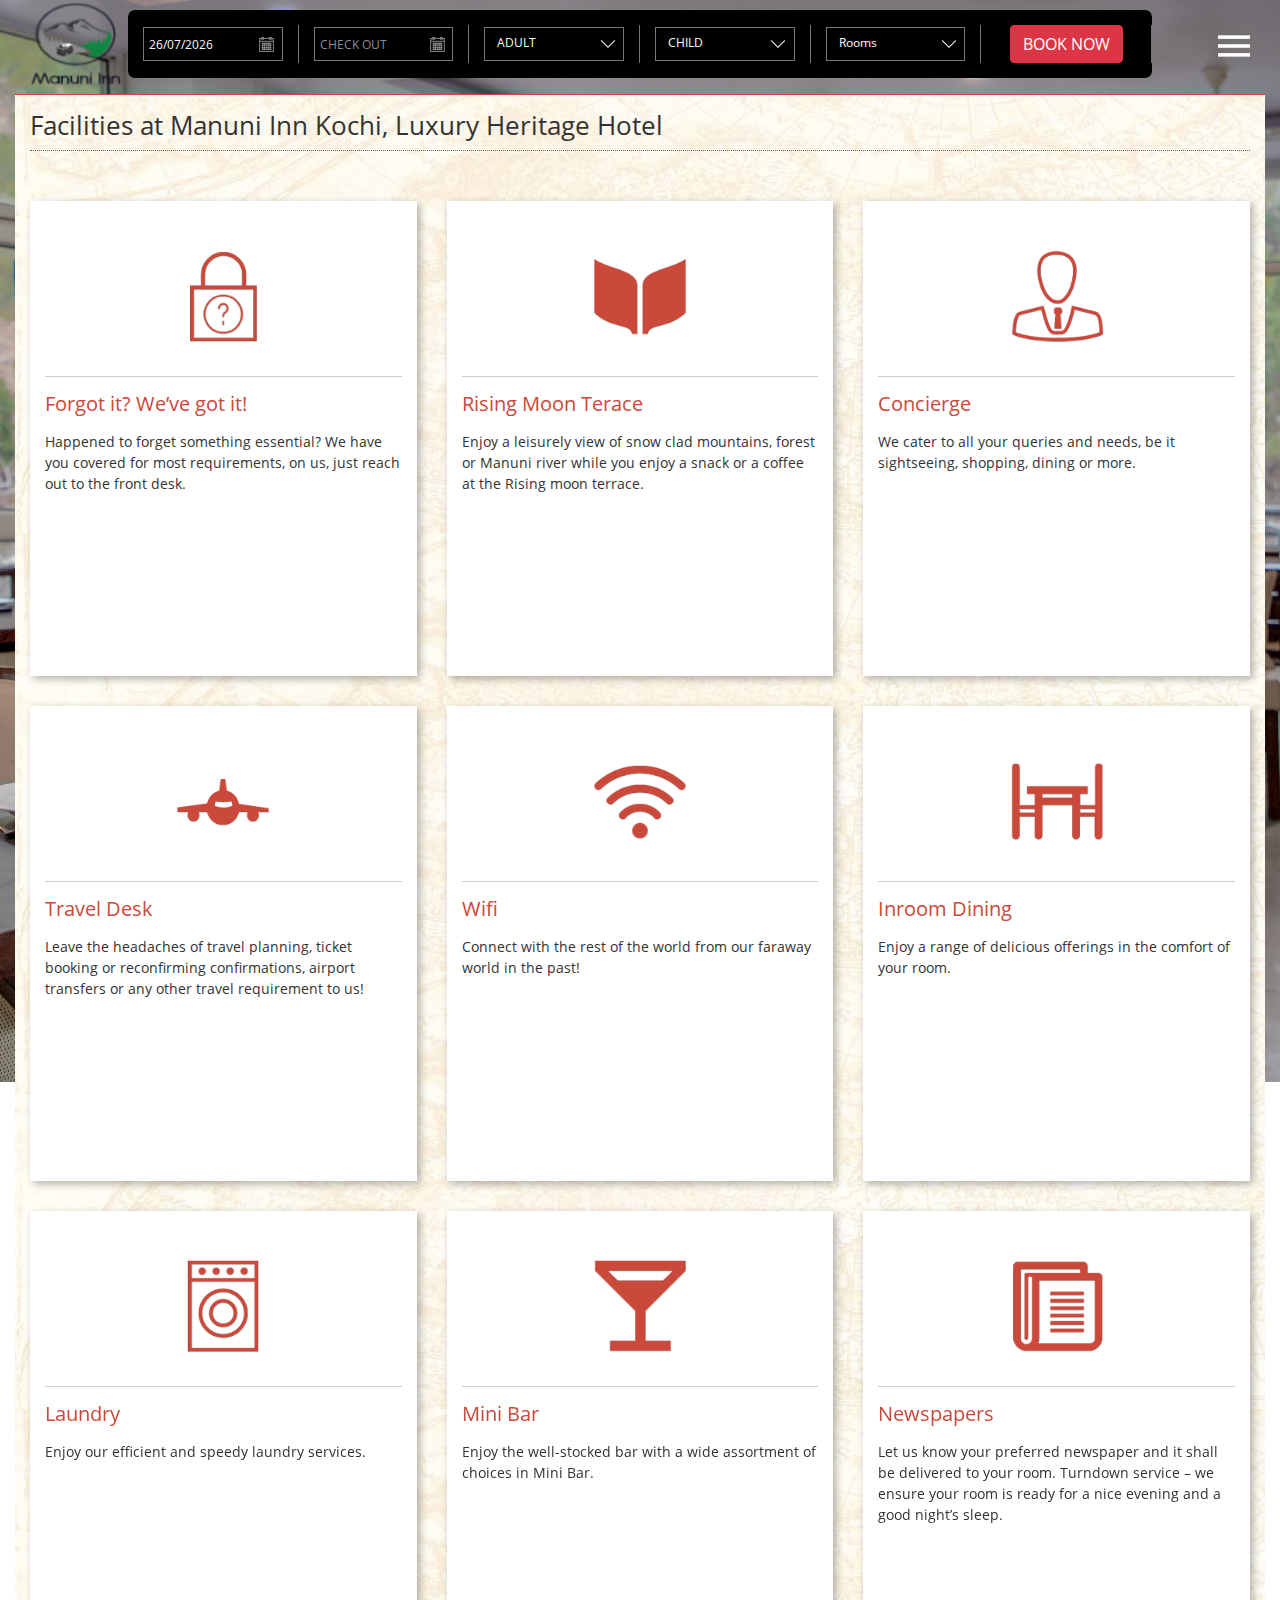
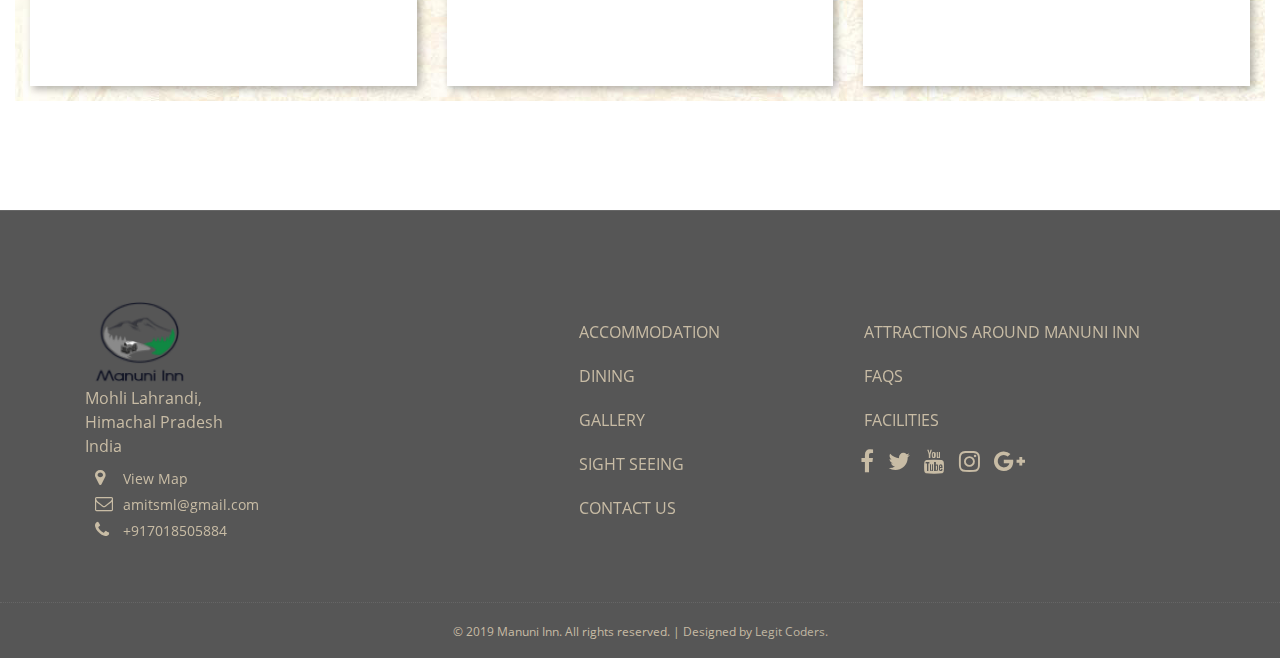
<file: facilities.html>
<!DOCTYPE html>
<html lang="en-US" itemscope itemtype="https://schema.org/WebPage">
    <head>
        <meta http-equiv="Content-Type" content="text/html; charset=UTF-8" />
        <title>Manuni Inn - Heritage &amp; Luxury Boutique Hotel Manuni Inn, Dharamshala.</title>
        <meta name="description" content="Experience the Heritage of Manuni Inn, 27 beautifully adorned luxury rooms, British and Pan-European Dining, Authentic local Kerala dishes and Personal Bar.">
        <meta name="Keywords" content="boutique hotel, resort, cochin, Manuni Inn, Manuni Inn">
        <meta name="viewport" content="width=device-width, user-scalable=no" />
        <meta name="facebook-domain-verification" content="23fr89htjmbrky2f4he9a51a3k13y8" />
        <link rel="apple-touch-icon" sizes="57x57" href="images/icon/apple-icon-57x57.png">
        <link rel="apple-touch-icon" sizes="60x60" href="images/icon//apple-icon-60x60.png">
        <link rel="apple-touch-icon" sizes="72x72" href="images/icon//apple-icon-72x72.png">
        <link rel="apple-touch-icon" sizes="76x76" href="images/icon//apple-icon-76x76.png">
        <link rel="apple-touch-icon" sizes="114x114" href="images/icon//apple-icon-114x114.png">
        <link rel="apple-touch-icon" sizes="120x120" href="images/icon//apple-icon-120x120.png">
        <link rel="apple-touch-icon" sizes="144x144" href="images/icon//apple-icon-144x144.png">
        <link rel="apple-touch-icon" sizes="152x152" href="images/icon//apple-icon-152x152.png">
        <link rel="apple-touch-icon" sizes="180x180" href="images/icon//apple-icon-180x180.png">
        <link rel="icon" type="image/png" sizes="192x192" href="images/icon/android-icon-192x192.png">
        <link rel="icon" type="image/png" sizes="32x32" href="images/logoreverse/logo.png">
        <link rel="icon" type="image/png" sizes="96x96" href="images/logoreverse/logo.png">
        <link rel="icon" type="image/png" sizes="16x16" href="images/logoreverse/logo.png">
        <link rel="manifest" href="images/icon/manifest.json">
        <meta name="msapplication-TileColor" content="transparent">
        <meta name="msapplication-TileImage" content="images/icon/ms-icon-144x144.png">
        <meta name="theme-color" content="transparent">
        <link rel="stylesheet" href="css/bootstrap.min.css">
        <link rel="canonical" href="https://www.Manuni Inn.in/" />
        <link rel="stylesheet" href="css/custom.css?1649127134">
        <link rel="stylesheet" href="css/css.css">
  
    </head>
    <body class="inner option-2">

<div class="banner-inner">
	<script>
	function checkreservation(){
     	if(document.reservationbanner1.DateIndummy.value==""){
          	alert("Please select check in date");
             	return false;      
		} else if(document.reservationbanner1.DateOutdummy.value==""){ 
			alert("Please select check out date");
             	return false; 
		} else if (document.reservationbanner1.Adults.value=="adult"){
             	alert("Please select number of adults");
             	document.reservationbanner1.Adults.focus();
             	return false;          
		} else {
			//document.reservationbanner1.submit();
             	return true;
		}
	}       
</script>

<a href="javascript:void(0)" class="book-stay pointer-eventnone">Book My Stay</a>
<div class="reservation-banner">
	<div class="reservation-bannerContainer extrapad">
		<!-- <form  name="reservationbanner1" id="reservationbanner1" target="_blank" onsubmit="return checkreservation()" action="" name="bookingFormSubmit"> -->
		<form id="reservationbanner1" name="reservationbanner1" target="_blank" onsubmit="return checkreservation()" action="" autocomplete="off">
			<input type="hidden" name="HotelID" value="105894" />
			<input type="hidden" name="LanguageID" value="1" />
			<input type="hidden" name="Rooms" value="1" />
               <input type="hidden" class="datepicker" id="DateIn" name="DateIn">
               <input type="hidden" class="datepicker" id="DateOut" name="DateOut">
			<div class="row">
				<!-- <div class="col-sm-1">
								
							</div> -->
				<div class="col border-right">
					<div class="form-group">
						<input type="text" class="form-control datepicker" id="DateIndummy" name="DateIndummy" placeholder="CHECK IN">
					</div>
				</div>
				<div class="col border-right">
					<div class="form-group">
						<input type="text" class="form-control datepicker" id="DateOutdummy" name="DateOutdummy" placeholder="CHECK OUT">
					</div>
				</div>
				<div class="col border-right">
					<div class="form-group">
						<select class="form-control select" id="Adults" name="Adults">
							<option selected="selected" value="adult">ADULT</option>
							<option value="1">1</option>
							<option  value="2">2</option>
							<option value="3">3</option>
							<option  value="4">4</option>
							<option  value="5">5</option>
							<option value="6">6</option>
							<option value="7">7</option>
							<option value="8">8</option>
							<option value="9">9</option>
							<option value="10">10</option>
						</select>
					</div>
				</div>
				<div class="col border-right">
					<div class="form-group">
						<select class="form-control select" id="Children" name="Children">
							<option selected="selected" value="0">CHILD</option>
							<option value="1">1</option>
							<option  value="2">2</option>
							<option value="3">3</option>
							<option  value="4">4</option>
							<option  value="5">5</option>
							<option value="6">6</option>
							<option value="7">7</option>
							<option value="8">8</option>
							<option value="9">9</option>
							<option value="10">10</option>
						</select>
					</div>
				</div>
				<div class="col border-right">
					<div class="form-group">
						<select class="form-control select" id="Children" name="Children">
				<option selected="selected" value="0">Rooms</option>
				<option value="1"> Standard </option>
                                    <option value="2"> Classic </option>
                                    <option value="3"> Superior </option>
                                    <option value="4"> Deluxe  </option>
			</select>
					</div>
				</div>
				
				<div class="col border-right">
					<div class="btn-outer">
						<input type="submit" name="sumbit" class="btn btn-danger" value="BOOK NOW">
						<!-- <a href="#" class="managereservationLink"  data-toggle="modal" data-target="#openManageReservation">Manage Reservations</a> -->
					</div>
				</div>

				<!-- <div class="col-sm-1">
					
				</div> -->
			</div>
		</form>
	</div>
</div>


<!-- The Modal -->
<div class="modal centered-modal" id="openManageReservation">
  <div class="modal-dialog">
    <div class="modal-content">

      <!-- Modal Header -->
      <div class="modal-header">
        <h4 class="modal-title" style="font-weight: bold;margin-left: 140px;color: purple;">BOOK NOW</h4>
        <button type="button" class="close" data-dismiss="modal">&times;</button>
      </div>

      <!-- Modal body -->
	  <div class="modal-body">
		<form id="confirmnumberform">
			<div class="row">
				<div class="col-lg-6">
					<label>Check In</label>
					<input type="date" class="form-control datepicker mb-2" id="DateIndummy" name="DateIndummy" placeholder="CHECK IN">
				</div>
				<div class="col-lg-6">
					<label>Check In</label>
					<input type="date" class="form-control datepicker mb-2" id="DateIndummy" name="DateIndummy" placeholder="CHECK IN">
				</div>
			</div>
			<div class="form-group">
				<label>Room/Suite Type</label>
				<select class="form-control" id="room_type" onchange="finalCost()">
					<option value="0" selected>Select Room/Suite </option>
					<option value="1"> Standard </option>
                                    <option value="2"> Classic </option>
                                    <option value="3"> Superior </option>
                                    <option value="4"> Deluxe  </option>
				</select>
			</div>
			<div class="form-group">
				<label>Number of Adults</label>
				<select class="form-control" id="person_number" onchange="finalCost()">
					<option value="0"> 0 </option>
					<option value="1"> 1 </option>
					<option value="2"> 2 </option>
					<option value="3"> 3 </option>
					<option value="4"> 4 </option>
					<option value="5"> 5 </option>
					<option value="6"> 6 </option>
					<option value="7"> 7 </option>
				</select>
			</div>
			<div class="form-group">
				<label>Number of children</label>
				<select class="form-control" id="child_number" onchange="finalCost()">
					<option value="0"> 0 </option>
					<option value="1"> 1 </option>
					<option value="2"> 2 </option>
					<option value="3"> 3 </option>
					<option value="4"> 4 </option>
					<option value="5"> 5 </option>
					<option value="6"> 6 </option>
					<option value="7"> 7 </option>
				</select>
			</div>
			<br>
			<div class="form-group">
				<input type="submit" name="sumbit" style="background-color: #7527b0;color: #fff;padding: 6px 70px;font-weight: 600;font-size: 18px; margin-left: 100px;border-radius: 5px;cursor: pointer;" class="btn btn-danger" value="BOOK NOW">
				
			</div>
		</form>
	</div>

    

    </div>
  </div>
</div>	<!-- <a href="index.php" class="logo-mobile"><img src="images/logo.png" alt=""></a> -->
<!-- <a href="index.php" class="logo"><img src="images/logo.png" alt=""></a> -->

<a href="index.html" class="logo"><img src="images/logoreverse/logo.png" alt="Manuni Inn kochi hotel"></a>
<header id="headerId"> <a href="javascript:void(0)" class="menuIcon">
	<!-- Menu -->
	<img src="images/menu-button.png" alt="Manuni Inn Menu"></a> <a href="javascript:void(0)" class="cancelMenu"><img src="images/cancel.png" alt="Manuni InnKoci Menu"></a>
	<div class="menu-IconClick">
		<ul>
			<li class="menu-item "><a href="index.html" class="nav-link hvr-underline-from-center">Home</a></li>
			<li class="menu-item "> <a class="nav-link hvr-underline-from-center" href="accomodation.html">Accommodation</a> </li>
			<li class="menu-item "> <a class="nav-link hvr-underline-from-center" href="dining.html">Dining</a> </li>
			<li class="menu-item "> <a class="nav-link hvr-underline-from-center" href="heritage-hotel-gallery.html">Gallery</a> </li>
            <li class="nav-item "> <a class="nav-link hvr-underline-from-center" href="travel-diary.html">SIGHT SEEING</a> </li>
            <li class="nav-item "> <a class="nav-link hvr-underline-from-center" href="attract.html">Attractions around Manuni Inn</a> </li>
			<li class="nav-item active"> <a class="nav-link hvr-underline-from-center" href="facilities.html">Facilities</a> </li>
            <li class="nav-item "> <a class="nav-link hvr-underline-from-center" href="faq.html">FAQs</a> </li>
			<!-- <li class="menu-item"> <a class="nav-link hvr-underline-from-center" href="javascript:void(0)" data-toggle="modal" data-target=" #openManageReservation">Manage Reservations</a> </li> -->
			<li class="menu-item "> <a class="nav-link hvr-underline-from-center" href="contact.html">Contact Us</a> </li>


			<!-- <li class="nav-item> <a class="nav-link hvr-underline-from-center"> <a href="javascript:void(0)" class="book-stay pointer-eventnone">Book My Stay</a> </li> -->
		</ul>
		<ul class="socialIcons-header">
			<li><a href="https://m.facebook.com/102116829037851/" target="_blank"><i class="fa fa-facebook" aria-hidden="true"></i></a></li>
			<li><a href="" target="_blank"><i class="fa fa-youtube" aria-hidden="true"></i></a></li>
			<li><a href="https://www.instagram.com/hotel_manuni_inn/" target="_blank"><i class="fa fa-instagram" aria-hidden="true"></i></a></li>
		</ul>
	</div>
	<div class="header-bottom" id="header-bottom">
		<div class="container-fluid">
			<div class="row">
				<div class="col-sm-2">
					<!-- <div class="reverse-logo">
								<a href="index.php" class="logo-reverse"><img src="images/logo-reverse.png" alt=""></a>
							</div> -->
					<!-- <ul class="socialIcons-header">
                    
                        <li><a href="#"><i class="fa fa-facebook" aria-hidden="true"></i></a></li>
                            <li><a href="#"><i class="fa fa-tripadvisor" aria-hidden="true"></i></a></li>
                            <li><a href="#"><i class="fa fa-youtube" aria-hidden="true"></i></a></li>
                            <li><a href="#"><i class="fa fa-instagram" aria-hidden="true"></i></a></li>
                    </ul> -->
				</div>
				<div class="col-sm-10 main-menu">
					<nav class="navbar navbar-expand-lg  navbar-light bg-faded">
						<div class="row mobiletop-bar">
							<div class="col-3 mobiletopbar-Padd"> <a href="javascript:void(0)" class="main-menu-toggleBtn" id="expandMobileMenu"><img src="images/menu.png" alt=""><span>Menu</span></a> </div>
							<div class="col-3 mobiletopbar-Padd hideMob"> <a href="javascript:void(0)" class="reservationOnScrollMobile"><img src="images/book.png" alt=""><span>Book</span></a> </div>
							<div class="col-3 mobiletopbar-Padd hideMob"> <a href="https://goo.gl/maps/dMAQL7cjiZHYWDnm7" target="_blank" class=""><img src="images/map.png" alt=""><span>Map</span></a> </div>
							<div class="col-3 mobiletopbar-Padd hideMob"> <a href="tel:+917018505884" class=""><img src="images/call-menu.png" alt=""><span>Call</span></a> </div>
						</div>
						<div class="collapse navbar-collapse" id="navbarNavDropdown">
							<ul class="navbar-nav">
								<li class="nav-item "> <a class="nav-link hvr-underline-from-center" href="index.html">HOME</a> </li>
								<li class="nav-item "> <a class="nav-link hvr-underline-from-center" href="accomodation.html">Accommodation</a> </li>
								<li class="nav-item "> <a class="nav-link hvr-underline-from-center" href="dining.html">Dining</a> </li>
								<li class="nav-item"> <a class="nav-link hvr-underline-from-center" href="heritage-hotel-gallery.html">Gallery</a> </li>
                                        <li class="nav-item "> <a class="nav-link hvr-underline-from-center" href="travel-diary.html">SIGHT SEEING</a> </li>
                                        <li class="nav-item "> <a class="nav-link hvr-underline-from-center" href="attract.html">Attractions around Manuni Inn</a> </li>
                                        <li class="nav-item active"> <a class="nav-link hvr-underline-from-center" href="facilities.html">Facilities</a> </li>
								<li class="nav-item "> <a class="nav-link hvr-underline-from-center" href="contact.htmcontact.html">Contact Us</a> </li>
								<!-- <li class="nav-item> <a class="nav-link hvr-underline-from-center"> <a href="javascript:void(0)" class="book-stay pointer-eventnone">Book My Stay</a> </li> -->
							</ul>
						</div>
					</nav>
					
<div class="reservation">
	<div class="reservationHead"> </div>
	<!-- <form  id="reservationbanner" name="reservationbanner" target="_blank" action="" name="bookingFormSubmit" > -->
	<form  id="reservationbanner" target="_blank" action="" name="bookingFormSubmit" autocomplete="off">
		<input type="hidden" name="HotelID" value="105894" />
		<input type="hidden" name="LanguageID" value="1" />
		<input type="hidden" name="Rooms" value="1" />
          <input type="hidden" class="datepicker" id="checkin" name="DateIn">
          <input type="hidden" class="datepicker" id="checkout" name="DateOut">
		<div class="row">
			<div class="col-sm-12 col-md-12">
				<div class="form-group">
					<input type="text" class="form-control datepicker grey"  placeholder="Check In" id="checkindummy" name="DateIndummy">
				</div>
			</div>
			<div class="col-sm-12 col-md-12">
				<div class="form-group">
					<input type="text" class="form-control datepicker grey" placeholder="Check Out" id="checkoutdummy" name="DateOutdummy">
				</div>
			</div>
			<div class="col-sm-12 col-md-12 ">
				<div class="form-group">
					<select class="form-control" id="adult" name="Adults">
						<option selected="selected" value="adult">ADULT</option>
						<option value="1">1</option>
						<option  value="2">2</option>
						<option value="3">3</option>
						<option  value="4">4</option>
						<option  value="5">5</option>
						<option value="6">6</option>
						<option value="7">7</option>
						<option value="8">8</option>
						<option value="9">9</option>
						<option value="10">10</option>
					</select>
				</div>
			</div>
			<div class="col-sm-12 col-md-12 ">
				<div class="form-group">
					<select class="form-control" id="child" name="Children">
						<option selected="selected" value="0">CHILD</option>
						<option value="1">1</option>
						<option  value="2">2</option>
						<option value="3">3</option>
						<option  value="4">4</option>
						<option  value="5">5</option>
						<option value="6">6</option>
						<option value="7">7</option>
						<option value="8">8</option>
						<option value="9">9</option>
						<option value="10">10</option>
					</select>
				</div>
			</div>
			<div class="col-sm-12 col-md-12 ">
				<div class="form-group">
				<select class="form-control" id="room_type" >
					<option value="0" selected>Select Room/Suite </option>
					<option value="1"> Standard </option>
                                    <option value="2"> Classic </option>
                                    <option value="3"> Superior </option>
                                    <option value="4"> Deluxe  </option>
				</select>
			</div>
		  </div>  
			<div class="col-sm-12 col-md-12 ">
				<div class="btn-outer">
					<input type="submit" name="sumbit"   class="btn btn-danger " value="BOOK NOW">
				</div>
			</div>
			
		</div>
	</form>
</div>
				</div>
			</div>
		</div>
	</div>
</header>
</div>
<div  id="accmodation" class="parallax-window content" data-parallax="scroll" data-image-src="images/logoreverse/IMG_3566 2.jpg">
	<div class="container-fluid">
		<div class="inner-content">
			<div class="row">
				<div class="col-sm-12">
					<div class="left-content">
						<h1>Facilities at Manuni Inn Kochi, Luxury Heritage Hotel</h1>
						<!-- <p>
                           Lorem Ipsum is simply dummy text of the printing and typesetting industry. Lorem Ipsum has been the industry's standard dummy text ever since the 1500s, when an unknown printer took a galley of type and scrambled it to make a type specimen book.</p>

                        </p> -->
						<div class="row">
							<div class="col-sm-4">
								<div class="acomodationsOptions">
									<div class="facilitiesIMGBorderBottom"> <img src="images/facilities/forgot.png" alt=""> </div>
									<h2>Forgot it? We’ve got it! </h2>
									<p>Happened to forget something essential? We have you covered for most requirements, on us, just reach out to the front desk.

</p>
									
								</div>
							</div>
							<div class="col-sm-4">
								<div class="acomodationsOptions">
									<div class="facilitiesIMGBorderBottom"> <img src="images/facilities/library.png" alt=""> </div>
									<h2>Rising Moon Terace </h2>
									<p>Enjoy a leisurely view of snow clad mountains, forest or Manuni river while you enjoy a snack or a coffee at the Rising moon terrace.</p>
									
								</div>
							</div>
							<div class="col-sm-4">
								<div class="acomodationsOptions">
									<div class="facilitiesIMGBorderBottom"> <img src="images/facilities/concierge.png" alt=""> </div>
									<h2>Concierge</h2>
									<p>We cater to all your queries and needs, be it sightseeing, shopping, dining or more.</p>
									
								</div>
							</div>
						</div>
						<div class="row">
							<div class="col-sm-4">
								<div class="acomodationsOptions">
									<div class="facilitiesIMGBorderBottom"> <img src="images/facilities/traveldesk.png" alt=""> </div>
									<h2>Travel Desk </h2>
									<p>Leave the headaches of travel planning, ticket booking or reconfirming confirmations, airport transfers or any other travel requirement to us!

</p>
									
								</div>
							</div>
							<div class="col-sm-4">
								<div class="acomodationsOptions">
									<div class="facilitiesIMGBorderBottom"> <img src="images/facilities/wifi.png" alt=""> </div>
									<h2>Wifi </h2>
									<p>Connect with the rest of the world from our faraway world in the past!

</p>
									
								</div>
							</div>
							<div class="col-sm-4">
								<div class="acomodationsOptions">
									<div class="facilitiesIMGBorderBottom"> <img src="images/facilities/inroomdining.png" alt=""> </div>
									<h2>Inroom Dining </h2>
									<p>Enjoy a range of delicious offerings in the comfort of your room.

</p>
									
								</div>
							</div>
						</div>
						<div class="row">
							<div class="col-sm-4">
								<div class="acomodationsOptions">
									<div class="facilitiesIMGBorderBottom"> <img src="images/facilities/laundry.png" alt=""> </div>
									<h2>Laundry </h2>
									<p>Enjoy our efficient and speedy laundry services.

</p>
									
								</div>
							</div>
							<div class="col-sm-4">
								<div class="acomodationsOptions">
									<div class="facilitiesIMGBorderBottom"> <img src="images/facilities/personalbar.png" alt=""> </div>
									<h2>Mini Bar </h2>
									<p>Enjoy the well-stocked bar with a wide assortment of choices in Mini Bar.

</p>
									
								</div>
							</div>
							<div class="col-sm-4">
								<div class="acomodationsOptions">
									<div class="facilitiesIMGBorderBottom"> <img src="images/facilities/news.png" alt=""> </div>
									<h2>Newspapers </h2>
									<p>Let us know your preferred newspaper and it shall be delivered to your room. Turndown service – we ensure your room is ready for a nice evening and a good night’s sleep.

 </p>
									
								</div>
							</div>
						</div>
					</div>
				</div>
			</div>
		</div>
	</div>
</div>
<footer>
	<div class="container">
		<div class="row">
			<div class="col-sm-5"> <a href="/" class="footer-logo"><img src="images/logoreverse/logo.png" alt=""></a>
				<div class="about-adress">
					<p>Mohli Lahrandi,</p>
					<p>Himachal Pradesh</p>
					<p>India</p>
					<ul>
						<li><i class="fa fa-map-marker" aria-hidden="true"></i><a href="https://goo.gl/maps/dMAQL7cjiZHYWDnm7" target="_blank">View Map</a></li>
						<li><i class="fa fa-envelope-o" aria-hidden="true"></i><a href="amitsml@gmail.com">amitsml@gmail.com</a></li>
						<li><i class="fa fa-phone" aria-hidden="true"></i><a href="tel:+917018505884">+917018505884</a></li>
					</ul>
					
				</div>
			</div>
			<div class="col-sm-3">
				<ul class="footerMenu">
					<!-- <li class="nav-item active"> <a class="nav-link" href="index.php">Home</a> </li> -->
					<li class="nav-item "> <a class="nav-link" href="accomodation.html">Accommodation</a> </li>
					<li class="nav-item "> <a class="nav-link" href="dining.html">Dining</a> </li>
					<li class="nav-item "> <a class="nav-link" href="heritage-hotel-gallery.html">Gallery</a> </li>
					<li><a href="travel-diary.html">SIGHT SEEING</a></li>
					<li class="nav-item "> <a class="nav-link" href="contact.html">Contact Us</a> </li>

				</ul>
			</div>
			<div class="col-sm-4">
				<ul class="footerMenu">
					<li><a href="attract.html">Attractions around Manuni Inn</a></li>
					<li><a href="faq.html">FAQs</a></li>
					<li> <a href="facilities.html">Facilities</a> </li>
				</ul>
				<ul class="socialIcons">
					<li><a href="https://m.facebook.com/102116829037851/" target="_blank" ><i class="fa fa-facebook" aria-hidden="true"></i></a></li>
					<!-- <li><a href="#"><i class="fa fa-tripadvisor" aria-hidden="true"></i></a></li> -->
					<li><a href="" target="_blank"><i class="fa fa-twitter" aria-hidden="true"></i></a></li>
					<li><a href=""  target="_blank"><i class="fa fa-youtube" aria-hidden="true"></i></a></li>
					<li><a href="https://www.instagram.com/hotel_manuni_inn/"  target="_blank"><i class="fa fa-instagram" aria-hidden="true"></i></a></li>
					<li><a href=""  target="_blank"><i class="fa fa-google-plus" aria-hidden="true"></i></a></li>
					<li></li>
				</ul>
				
<script async src="https://www.jscache.com/wejs?wtype=cdsratingsonlynarrow&amp;uniq=749&amp;locationId=13949229&amp;lang=en_IN&amp;border=true&amp;display_version=2"></script>
			</div>
		</div>
	</div>
	<div class="footerbottomNav"> © 2019 Manuni Inn.  All rights reserved. | Designed by <a href="https://www.legitcoders.com/" style="text-decoration: none;color: rgb(191, 181, 161);">Legit Coders.</a> </div>
</footer>
<script>
	(function(a, b) {
		var c = a.createElement("script");
		c.src = "https://onboard.triptease.io/bootstrap.js?integrationId=" + b, c.defer = true, c.async = true, c.type = "text/javascript";
		var d = document.getElementsByTagName("script")[0];
		d.parentNode.insertBefore(c, d)
	})(document, "01DC3S68T8CDGQ4D0BMF517WFK");
</script>
<script src="js/jquery-3.2.1.js"></script>
<script src="js/modernizr.custom.79639.js"></script>
<script src="js/popper.min.js"></script>
<script src="js/bootstrap.min.js"></script>
<script src="js/slick.js"></script>
<script src="js/parallax.js"></script>
<script src="js/jQuery.scrollSpeed.js"></script>
<script src="js/bootstrap-datepicker.js"></script>
<script src="js/jquery.fancybox.min.js"></script>
<script src="js/isMobile.min.js"></script>
<script src="js/jquery.inview.min.js"></script>
<script src="js/animations.js"></script>
<script src="js/jquery.cookie.js"></script>
<script src="js/captcha.jquery.js"></script>
<!-- <script src="js/lazyload.min.js"></script> -->
<script src="js/custom.js"></script>
<!-- <script>
	 new LazyLoad();
  </script> -->
</body>

</html>
</file>
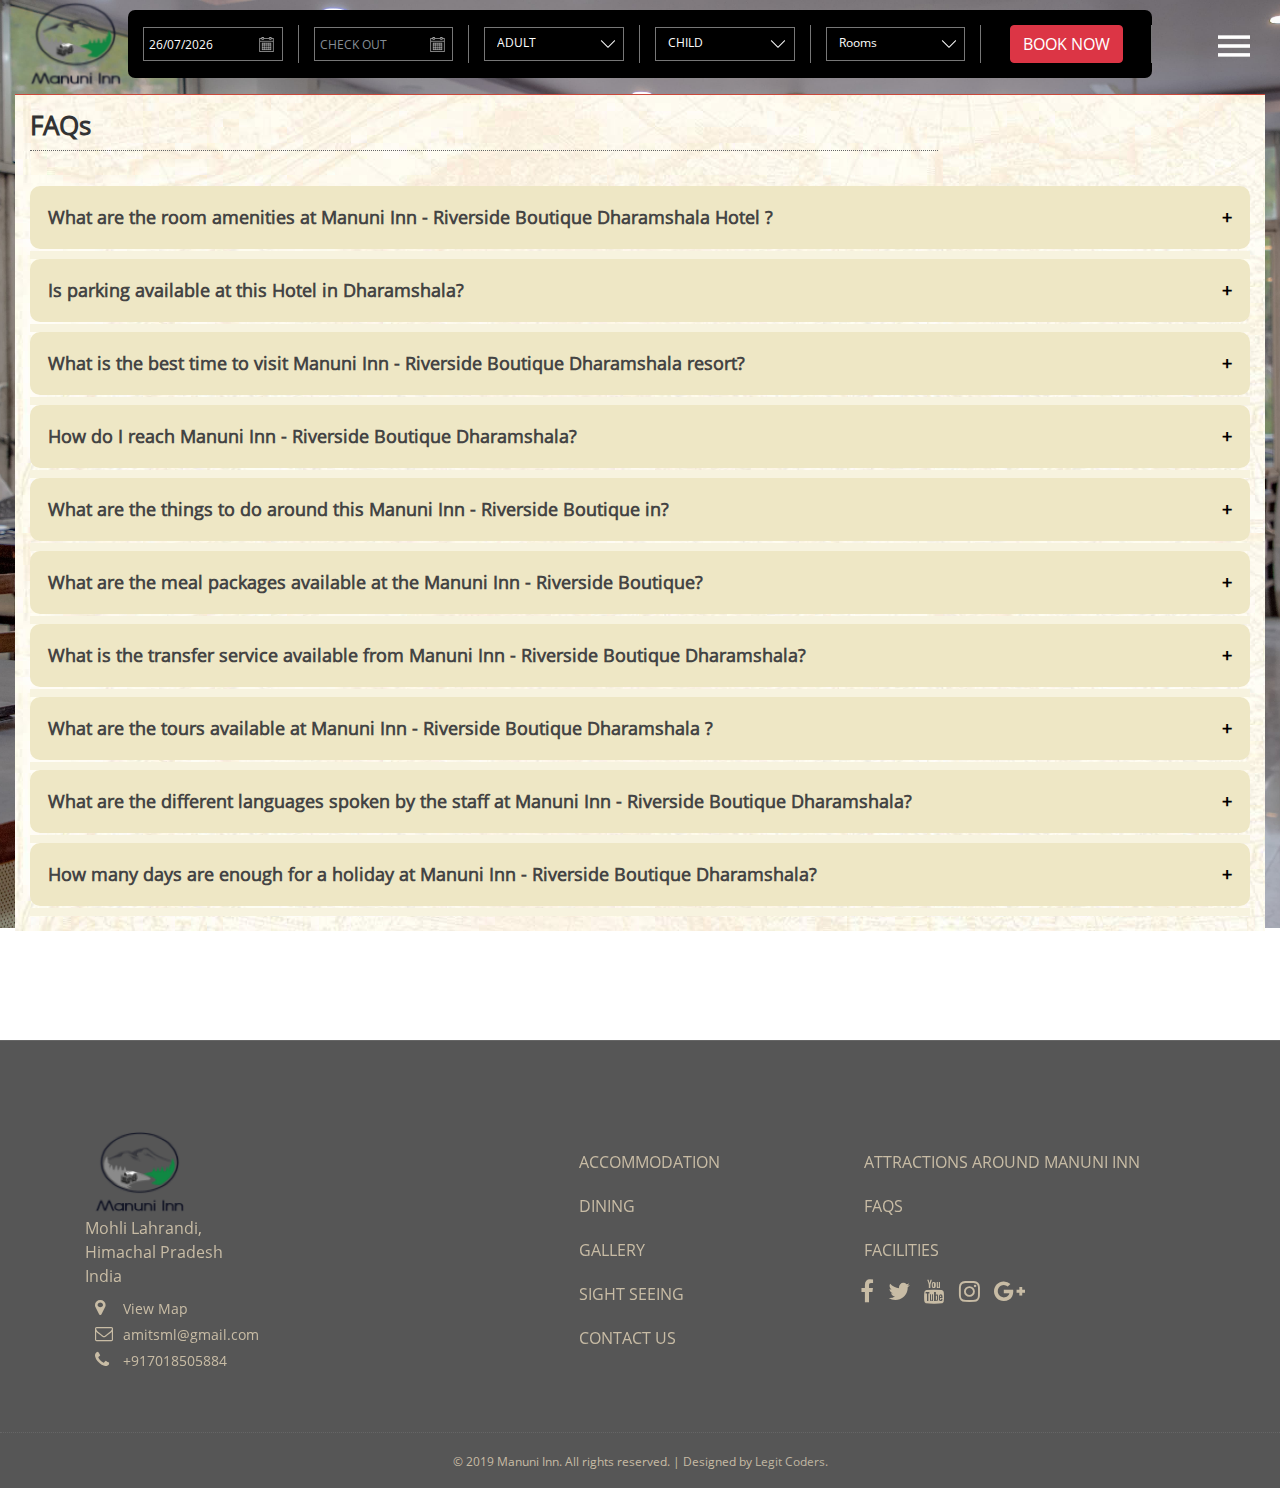
<file: faq.html>
<!DOCTYPE html>
<html lang="en-US" itemscope itemtype="https://schema.org/WebPage">
    <head>
        <meta http-equiv="Content-Type" content="text/html; charset=UTF-8" />
        <title>Manuni Inn - Heritage &amp; Luxury Boutique Hotel Manuni Inn, Dharamshala.</title>
        <meta name="description" content="Experience the Heritage of Manuni Inn, 27 beautifully adorned luxury rooms, British and Pan-European Dining, Authentic local Kerala dishes and Personal Bar.">
        <meta name="Keywords" content="boutique hotel, resort, cochin, Manuni Inn, Manuni Inn">
        <meta name="viewport" content="width=device-width, user-scalable=no" />
        <meta name="facebook-domain-verification" content="23fr89htjmbrky2f4he9a51a3k13y8" />
        <link rel="apple-touch-icon" sizes="57x57" href="images/icon/apple-icon-57x57.png">
        <link rel="apple-touch-icon" sizes="60x60" href="images/icon//apple-icon-60x60.png">
        <link rel="apple-touch-icon" sizes="72x72" href="images/icon//apple-icon-72x72.png">
        <link rel="apple-touch-icon" sizes="76x76" href="images/icon//apple-icon-76x76.png">
        <link rel="apple-touch-icon" sizes="114x114" href="images/icon//apple-icon-114x114.png">
        <link rel="apple-touch-icon" sizes="120x120" href="images/icon//apple-icon-120x120.png">
        <link rel="apple-touch-icon" sizes="144x144" href="images/icon//apple-icon-144x144.png">
        <link rel="apple-touch-icon" sizes="152x152" href="images/icon//apple-icon-152x152.png">
        <link rel="apple-touch-icon" sizes="180x180" href="images/icon//apple-icon-180x180.png">
        <link rel="icon" type="image/png" sizes="192x192" href="images/icon/android-icon-192x192.png">
        <link rel="icon" type="image/png" sizes="32x32" href="images/logoreverse/logo.png">
        <link rel="icon" type="image/png" sizes="96x96" href="images/logoreverse/logo.png">
        <link rel="icon" type="image/png" sizes="16x16" href="images/logoreverse/logo.png">
        <link rel="manifest" href="images/icon/manifest.json">
        <meta name="msapplication-TileColor" content="transparent">
        <meta name="msapplication-TileImage" content="images/icon/ms-icon-144x144.png">
        <meta name="theme-color" content="transparent">
        <link rel="stylesheet" href="css/bootstrap.min.css">
        <link rel="canonical" href="https://www.Manuni.in/" />
        <link rel="stylesheet" href="css/custom.css?1649127134">
        <link rel="stylesheet" href="css/css.css">
     
    </head>
<body class="inner option-2">


<div class="banner-inner">
	<script>
	function checkreservation(){
     	if(document.reservationbanner1.DateIndummy.value==""){
          	alert("Please select check in date");
             	return false;      
		} else if(document.reservationbanner1.DateOutdummy.value==""){ 
			alert("Please select check out date");
             	return false; 
		} else if (document.reservationbanner1.Adults.value=="adult"){
             	alert("Please select number of adults");
             	document.reservationbanner1.Adults.focus();
             	return false;          
		} else {
			//document.reservationbanner1.submit();
             	return true;
		}
	}       
</script>

<a href="javascript:void(0)" class="book-stay pointer-eventnone">Book My Stay</a>
<div class="reservation-banner">
	<div class="reservation-bannerContainer extrapad">
		<!-- <form  name="reservationbanner1" id="reservationbanner1" target="_blank" onsubmit="return checkreservation()" action="" name="bookingFormSubmit"> -->
		<form id="reservationbanner1" name="reservationbanner1" target="_blank" onsubmit="return checkreservation()" action="" autocomplete="off">
			<input type="hidden" name="HotelID" value="105894" />
			<input type="hidden" name="LanguageID" value="1" />
			<input type="hidden" name="Rooms" value="1" />
               <input type="hidden" class="datepicker" id="DateIn" name="DateIn">
               <input type="hidden" class="datepicker" id="DateOut" name="DateOut">
			<div class="row">
				<!-- <div class="col-sm-1">
								
							</div> -->
				<div class="col border-right">
					<div class="form-group">
						<input type="text" class="form-control datepicker" id="DateIndummy" name="DateIndummy" placeholder="CHECK IN">
					</div>
				</div>
				<div class="col border-right">
					<div class="form-group">
						<input type="text" class="form-control datepicker" id="DateOutdummy" name="DateOutdummy" placeholder="CHECK OUT">
					</div>
				</div>
				<div class="col border-right">
					<div class="form-group">
						<select class="form-control select" id="Adults" name="Adults">
							<option selected="selected" value="adult">ADULT</option>
							<option value="1">1</option>
							<option  value="2">2</option>
							<option value="3">3</option>
							<option  value="4">4</option>
							<option  value="5">5</option>
							<option value="6">6</option>
							<option value="7">7</option>
							<option value="8">8</option>
							<option value="9">9</option>
							<option value="10">10</option>
						</select>
					</div>
				</div>
				<div class="col border-right">
					<div class="form-group">
						<select class="form-control select" id="Children" name="Children">
							<option selected="selected" value="0">CHILD</option>
							<option value="1">1</option>
							<option  value="2">2</option>
							<option value="3">3</option>
							<option  value="4">4</option>
							<option  value="5">5</option>
							<option value="6">6</option>
							<option value="7">7</option>
							<option value="8">8</option>
							<option value="9">9</option>
							<option value="10">10</option>
						</select>
					</div>
				</div>
				<div class="col border-right">
					<div class="form-group">
						<select class="form-control select" id="Children" name="Children">
				<option selected="selected" value="0">Rooms</option>
				<option value="1"> Standard </option>
                                    <option value="2"> Classic </option>
                                    <option value="3"> Superior </option>
                                    <option value="4"> Deluxe  </option>
			</select>
					</div>
				</div>
				
				<div class="col border-right">
					<div class="btn-outer">
						<input type="submit" name="sumbit" class="btn btn-danger" value="BOOK NOW">
						<!-- <a href="#" class="managereservationLink"  data-toggle="modal" data-target="#openManageReservation">Manage Reservations</a> -->
					</div>
				</div>




				<!-- <div class="col-sm-1">
					
				</div> -->
			</div>
		</form>
	</div>
</div>


<!-- The Modal -->
<div class="modal centered-modal" id="openManageReservation">
  <div class="modal-dialog">
    <div class="modal-content">

      <!-- Modal Header -->
      <div class="modal-header">
        <h4 class="modal-title" style="font-weight: bold;margin-left: 140px;color: purple;">BOOK NOW</h4>
        <button type="button" class="close" data-dismiss="modal">&times;</button>
      </div>

    <!-- Modal body -->
	<div class="modal-body">
		<form id="confirmnumberform">
			<div class="row">
				<div class="col-lg-6">
					<label>Check In</label>
					<input type="date" class="form-control datepicker mb-2" id="DateIndummy" name="DateIndummy" placeholder="CHECK IN">
				</div>
				<div class="col-lg-6">
					<label>Check In</label>
					<input type="date" class="form-control datepicker mb-2" id="DateIndummy" name="DateIndummy" placeholder="CHECK IN">
				</div>
			</div>
			<div class="form-group">
				<label>Room/Suite Type</label>
				<select class="form-control" id="room_type" onchange="finalCost()">
					<option value="0" selected>Select Room/Suite </option>
					<option value="1"> Standard </option>
                                    <option value="2"> Classic </option>
                                    <option value="3"> Superior </option>
                                    <option value="4"> Deluxe  </option>
				</select>
			</div>
			<div class="form-group">
				<label>Number of Adults</label>
				<select class="form-control" id="person_number" onchange="finalCost()">
					<option value="0"> 0 </option>
					<option value="1"> 1 </option>
					<option value="2"> 2 </option>
					<option value="3"> 3 </option>
					<option value="4"> 4 </option>
					<option value="5"> 5 </option>
					<option value="6"> 6 </option>
					<option value="7"> 7 </option>
				</select>
			</div>
			<div class="form-group">
				<label>Number of children</label>
				<select class="form-control" id="child_number" onchange="finalCost()">
					<option value="0"> 0 </option>
					<option value="1"> 1 </option>
					<option value="2"> 2 </option>
					<option value="3"> 3 </option>
					<option value="4"> 4 </option>
					<option value="5"> 5 </option>
					<option value="6"> 6 </option>
					<option value="7"> 7 </option>
				</select>
			</div>
			<br>
			<div class="form-group">
				<input type="submit" name="sumbit" style="background-color: #7527b0;color: #fff;padding: 6px 70px;font-weight: 600;font-size: 18px; margin-left: 100px;border-radius: 5px;cursor: pointer;" class="btn btn-danger" value="BOOK NOW">
				
			</div>
		</form>
	</div>

    

    </div>
  </div>
</div>	<!-- <a href="index.php" class="logo-mobile"><img src="images/logo.png" alt=""></a> -->
<!-- <a href="index.php" class="logo"><img src="images/logo.png" alt=""></a> -->

<a href="index.html" class="logo"><img src="images/logoreverse/logo.png" alt="Manuni hotel"></a>
<header id="headerId"> <a href="javascript:void(0)" class="menuIcon">
	<!-- Menu -->
	<img src="images/menu-button.png" alt="Manuni Menu"></a> <a href="javascript:void(0)" class="cancelMenu"><img src="images/cancel.png" alt=""></a>
	<div class="menu-IconClick">
        <ul>
            <li class="menu-item "><a href="index.html" class="nav-link hvr-underline-from-center">Home</a></li>
            <li class="menu-item "> <a class="nav-link hvr-underline-from-center" href="accomodation.html">Accommodation</a> </li>
            <li class="menu-item "> <a class="nav-link hvr-underline-from-center" href="dining.html">Dining</a> </li>
            <li class="menu-item "> <a class="nav-link hvr-underline-from-center" href="heritage-hotel-gallery.html">Gallery</a> </li>
            <li class="nav-item "> <a class="nav-link hvr-underline-from-center" href="travel-diary.html">SIGHT SEEING</a> </li>
            <li class="nav-item "> <a class="nav-link hvr-underline-from-center" href="attract.html">Attractions around Manuni Inn</a> </li>
            <li class="nav-item "> <a class="nav-link hvr-underline-from-center" href="facilities.html">Facilities</a> </li>
            <li class="nav-item active"> <a class="nav-link hvr-underline-from-center" href="faq.html">FAQs</a> </li>
            <!-- <li class="menu-item"> <a class="nav-link hvr-underline-from-center" href="javascript:void(0)" data-toggle="modal" data-target=" #openManageReservation">Manage Reservations</a> </li> -->
            <li class="menu-item "> <a class="nav-link hvr-underline-from-center" href="contact.html">Contact Us</a> </li>


            <!-- <li class="nav-item> <a class="nav-link hvr-underline-from-center"> <a href="javascript:void(0)" class="book-stay pointer-eventnone">Book My Stay</a> </li> -->
        </ul>
		<ul class="socialIcons-header">
			<li><a href="https://m.facebook.com/102116829037851/" target="_blank"><i class="fa fa-facebook" aria-hidden="true"></i></a></li>
			<li><a href="" target="_blank"><i class="fa fa-youtube" aria-hidden="true"></i></a></li>
			<li><a href="https://www.instagram.com/hotel_manuni_inn/" target="_blank"><i class="fa fa-instagram" aria-hidden="true"></i></a></li>
		</ul>
	</div>
	<div class="header-bottom" id="header-bottom">
		<div class="container-fluid">
			<div class="row">
				<div class="col-sm-2">
					<!-- <div class="reverse-logo">
								<a href="index.php" class="logo-reverse"><img src="images/logo-reverse.png" alt=""></a>
							</div> -->
					<!-- <ul class="socialIcons-header">
                    
                        <li><a href="#"><i class="fa fa-facebook" aria-hidden="true"></i></a></li>
                            <li><a href="#"><i class="fa fa-tripadvisor" aria-hidden="true"></i></a></li>
                            <li><a href="#"><i class="fa fa-youtube" aria-hidden="true"></i></a></li>
                            <li><a href="#"><i class="fa fa-instagram" aria-hidden="true"></i></a></li>
                    </ul> -->
				</div>
				<div class="col-sm-10 main-menu">
					<nav class="navbar navbar-expand-lg  navbar-light bg-faded">
						<div class="row mobiletop-bar">
							<div class="col-3 mobiletopbar-Padd"> <a href="javascript:void(0)" class="main-menu-toggleBtn" id="expandMobileMenu"><img src="images/menu.png" alt=""><span>Menu</span></a> </div>
							<div class="col-3 mobiletopbar-Padd hideMob"> <a href="javascript:void(0)" class="reservationOnScrollMobile"><img src="images/book.png" alt=""><span>Book</span></a> </div>
							<div class="col-3 mobiletopbar-Padd hideMob"> <a href="https://goo.gl/maps/dMAQL7cjiZHYWDnm7" target="_blank" class=""><img src="images/map.png" alt=""><span>Map</span></a> </div>
							<div class="col-3 mobiletopbar-Padd hideMob"> <a href="tel:+917018505884" class=""><img src="images/call-menu.png" alt=""><span>Call</span></a> </div>
						</div>
						<div class="collapse navbar-collapse" id="navbarNavDropdown">
							<ul class="navbar-nav">
								<li class="nav-item "> <a class="nav-link hvr-underline-from-center" href="index.html">HOME</a> </li>
								<li class="nav-item "> <a class="nav-link hvr-underline-from-center" href="accomodation.html">Accommodation</a> </li>
								<li class="nav-item "> <a class="nav-link hvr-underline-from-center" href="dining.html">Dining</a> </li>
								<li class="nav-item"> <a class="nav-link hvr-underline-from-center" href="heritage-hotel-gallery.html">Gallery</a> </li>
                                        <li class="nav-item "> <a class="nav-link hvr-underline-from-center" href="travel-diary.html">SIGHT SEEING</a> </li>
                                        <li class="nav-item "> <a class="nav-link hvr-underline-from-center" href="attract.html">Attractions around Manuni Inn</a> </li>
                                        <li class="nav-item "> <a class="nav-link hvr-underline-from-center" href="facilities.html">Facilities</a> </li>
										<li class="nav-item active"> <a class="nav-link hvr-underline-from-center" href="faq.html">FAQs</a> </li>
								<li class="nav-item "> <a class="nav-link hvr-underline-from-center" href="contact.html">Contact Us</a> </li>
								<!-- <li class="nav-item> <a class="nav-link hvr-underline-from-center"> <a href="javascript:void(0)" class="book-stay pointer-eventnone">Book My Stay</a> </li> -->
							</ul>
						</div>
					</nav>
					
<div class="reservation">
	<div class="reservationHead"> </div>
	<!-- <form  id="reservationbanner" name="reservationbanner" target="_blank" action="" name="bookingFormSubmit" > -->
	<form  id="reservationbanner" target="_blank" action="" name="bookingFormSubmit" autocomplete="off">
		<input type="hidden" name="HotelID" value="105894" />
		<input type="hidden" name="LanguageID" value="1" />
		<input type="hidden" name="Rooms" value="1" />
          <input type="hidden" class="datepicker" id="checkin" name="DateIn">
          <input type="hidden" class="datepicker" id="checkout" name="DateOut">
		<div class="row">
			<div class="col-sm-12 col-md-12">
				<div class="form-group">
					<input type="text" class="form-control datepicker grey"  placeholder="Check In" id="checkindummy" name="DateIndummy">
				</div>
			</div>
			<div class="col-sm-12 col-md-12">
				<div class="form-group">
					<input type="text" class="form-control datepicker grey" placeholder="Check Out" id="checkoutdummy" name="DateOutdummy">
				</div>
			</div>
			<div class="col-sm-12 col-md-12 ">
				<div class="form-group">
					<select class="form-control" id="adult" name="Adults">
						<option selected="selected" value="adult">ADULT</option>
						<option value="1">1</option>
						<option  value="2">2</option>
						<option value="3">3</option>
						<option  value="4">4</option>
						<option  value="5">5</option>
						<option value="6">6</option>
						<option value="7">7</option>
						<option value="8">8</option>
						<option value="9">9</option>
						<option value="10">10</option>
					</select>
				</div>
			</div>
			<div class="col-sm-12 col-md-12 ">
				<div class="form-group">
					<select class="form-control" id="child" name="Children">
						<option selected="selected" value="0">CHILD</option>
						<option value="1">1</option>
						<option  value="2">2</option>
						<option value="3">3</option>
						<option  value="4">4</option>
						<option  value="5">5</option>
						<option value="6">6</option>
						<option value="7">7</option>
						<option value="8">8</option>
						<option value="9">9</option>
						<option value="10">10</option>
					</select>
				</div>
			</div>
			<div class="col-sm-12 col-md-12 ">
				<div class="form-group">
				<select class="form-control" id="room_type" >
					<option value="0" selected>Select Room/Suite </option>
					<option value="1"> Standard </option>
                                    <option value="2"> Classic </option>
                                    <option value="3"> Superior </option>
                                    <option value="4"> Deluxe  </option>
				</select>
			</div>
		  </div>  
			<div class="col-sm-12 col-md-12 ">
				<div class="btn-outer">
					<input type="submit" name="sumbit"   class="btn btn-danger " value="BOOK NOW">
				</div>
			</div>
			
		</div>
	</form>
</div>
				</div>
			</div>
		</div>
	</div>
</header>
</div>
<div  id="accmodation" class="parallax-window content" data-parallax="scroll" data-image-src="images/logoreverse/IMG_3566 2.jpg">
	<div class="container-fluid">
		<div class="inner-content">
			<div class="row">
				<div class="col-sm-12">
					<div class="left-content">
						<div class="row">
							<div class="col-sm-9">
								<h1 style="font-weight: bold;">FAQs</h1>
							</div>
						</div>
						<p></p>
                              <!-- <h6 class="colorred"> For bookings, call 0484 2704800, Restaurant Timing: 7 AM – 11 PM.</h6> -->
                        
                            <button class="accordion">What are the room amenities at Manuni Inn - Riverside Boutique Dharamshala Hotel ?</button>
                                   <div class="panel">
                                        <p>The room amenities at Manuni Inn - Riverside Boutique include ALL WEATHER AC’s, double bed and sofa, tea/coffee maker, mini fridge, LCD TV and attached bathroom.</p>
                                </div>

                             <button class="accordion">Is parking available at this Hotel in Dharamshala?</button>
                                <div class="panel">
                                     <p>Yes, free parking is available to all guests.</p>
                             </div>

                             <button class="accordion">What is the best time to visit Manuni Inn - Riverside Boutique Dharamshala resort?</button>
                             <div class="panel">
                                  <p>Every March, nature welcomes you to visit Dharamshala. At this time, the enchanting mountains see snow turn into carpets of green. The glorious spring and summer that lasts till June is clearly the best time to visit Dharamshala. It’s when you can enjoy this destination, and your stay with us, the most. The wet conditions of the monsoon season are not conducive to adventure activities in the mountains. Though there’s a beautiful fragrance in the earth, wind in the trees and romance in the air. The winter is for the hardy who enjoy seasonal activities in the cold. Temperatures plummet. Snowfall is frequent. Each season brings a unique experience in this beautiful town.</p>
                          </div>

                          <button class="accordion">How do I reach Manuni Inn - Riverside Boutique  Dharamshala?</button>
                          <div class="panel">
                               <p>Travellers can board a flight to Gaggal Airport which is only 19 km from Dharamshala. Furthermore, one can catch a train to Pathankot railway station. On arrival, taxi and bus services ply to the hill station. One can catch daily Day Night Volvo buses from Delhi & Chandigarh to Dharamshala.</p>
                           </div>

                          <button class="accordion">What are the things to do around this Manuni Inn - Riverside Boutique  in?</button>
                               <div class="panel">
                            <p>McLeod Ganj, situated in the East of Dharamshala, offers a wide array of experiences. Head here from the hotel to enjoy early morning walk to Aghanjar Mahadev temple (https://goo.gl/maps/LHHBZeG2unZbCTNb7) . Chill out in a Manuni river. Walk in the Pine forest across the river.  Enjoy Breakfast Lunch Dinner on our Rising Moon Terrace.</p>
                           </div>

						   <button class="accordion">What are the meal packages available at the Manuni Inn - Riverside Boutique?</button>
                               <div class="panel">
                            <p>Guests have access to a restaurant, rising moon terrace. Special arrangements for riverside lunch and picnic across in the forest can be made on request (Paid basis) .</p>
                           </div>

						   <button class="accordion">What is the transfer service available from Manuni Inn - Riverside Boutique  Dharamshala?</button>
                               <div class="panel">
                            <p>HRTC Volvo service is available from Chandigarh Airport. Taxi Booking arrangements can be made from Chandigarh Airport and Gaggal Airport.</p>
                           </div>

						   <button class="accordion">What are the tours available at Manuni Inn - Riverside Boutique  Dharamshala ?</button>
                               <div class="panel">
                            <p>There is variety of tour options to explore.
								The travel desk at Manuni Inn Dharamshala can arrange tours to the Devi Shakti Peeth, Dharamshala and McLeodGanj and Palampur. Kharota Selfie Point. Tapovan Dharamshala. Indrunag Paragliding site, HPCA Cricket Stadium, Chilgarhi Tea Gardens, Norbulingka Monastery/Institute, Gyuto Tantric Monastery, Tapovan,   
								Travel desk can also arrange for Jeep Safari to visit  Rock Cut Masrur Temple Complex, Pong Dam, Jawalamukhi Temple  Kangra Fort,
								Guided hiking and trekking tours on daily basis.
								Trekking :- To Rising Star Peak (https://goo.gl/maps/KkAK5NGANYUudeh57)
								Thatharana Trek : https://g.page/thatharana?share
								Hiking : Hiking to Kharota selfie point (https://goo.gl/maps/EYf1nXHVyhiBKSvW8)
								Lunta Village, Naguni Waterfall (https://g.page/naguni-waterfall?share), Rakkar Helipad https://goo.gl/maps/Ezb7E5G16dr1XdsU6.</p>
                           </div>

						   <button class="accordion">What are the different languages spoken by the staff at Manuni Inn - Riverside Boutique  Dharamshala?</button>
                               <div class="panel">
                            <p>The staff at this hotel can speak in English and Hindi.</p>
                           </div>

						   <button class="accordion">How many days are enough for a holiday at Manuni Inn - Riverside Boutique  Dharamshala?</button>
                               <div class="panel">
                            <p>We’d suggest spending a minimum of 2 nights and 3 days at Manuni Inn Dharamshala. This gives you sufficient time to enjoy the in-hotel and out of hotel offerings.</p>
                           </div>

					</div>
				</div>
            </div>
		</div>
	</div>
</div>
<footer>
	<div class="container">
		<div class="row">
			<div class="col-sm-5"> <a href="/" class="footer-logo"><img src="images/logoreverse/logo.png" alt=""></a>
				<div class="about-adress">
					<p>Mohli Lahrandi,</p>
					<p>Himachal Pradesh</p>
					<p>India</p>
					<ul>
						<li><i class="fa fa-map-marker" aria-hidden="true"></i><a href="https://goo.gl/maps/dMAQL7cjiZHYWDnm7" target="_blank">View Map</a></li>
						<li><i class="fa fa-envelope-o" aria-hidden="true"></i><a href="amitsml@gmail.com">amitsml@gmail.com</a></li>
						<li><i class="fa fa-phone" aria-hidden="true"></i><a href="tel:+917018505884">+917018505884</a></li>
					</ul>
					
				</div>
			</div>
			<div class="col-sm-3">
				<ul class="footerMenu">
					<!-- <li class="nav-item active"> <a class="nav-link" href="index.php">Home</a> </li> -->
					<li class="nav-item "> <a class="nav-link" href="accomodation.html">Accommodation</a> </li>
					<li class="nav-item "> <a class="nav-link" href="dining.html">Dining</a> </li>
					<li class="nav-item "> <a class="nav-link" href="heritage-hotel-gallery.html">Gallery</a> </li>
					<li><a href="travel-diary.html">SIGHT SEEING</a></li>
					<li class="nav-item "> <a class="nav-link" href="contact.html">Contact Us</a> </li>

				</ul>
			</div>
			<div class="col-sm-4">
				<ul class="footerMenu">
					<li><a href="attract.html">Attractions around Manuni Inn</a></li>
					<li><a href="faq.html">FAQs</a></li>
					<li> <a href="facilities.html">Facilities</a> </li>
				</ul>
				<ul class="socialIcons">
					<li><a href="https://m.facebook.com/102116829037851/" target="_blank" ><i class="fa fa-facebook" aria-hidden="true"></i></a></li>
					<!-- <li><a href="#"><i class="fa fa-tripadvisor" aria-hidden="true"></i></a></li> -->
					<li><a href="" target="_blank"><i class="fa fa-twitter" aria-hidden="true"></i></a></li>
					<li><a href=""  target="_blank"><i class="fa fa-youtube" aria-hidden="true"></i></a></li>
					<li><a href="https://www.instagram.com/hotel_manuni_inn/"  target="_blank"><i class="fa fa-instagram" aria-hidden="true"></i></a></li>
					<li><a href=""  target="_blank"><i class="fa fa-google-plus" aria-hidden="true"></i></a></li>
					<li></li>
				</ul>
				
<script async src="https://www.jscache.com/wejs?wtype=cdsratingsonlynarrow&amp;uniq=749&amp;locationId=13949229&amp;lang=en_IN&amp;border=true&amp;display_version=2"></script>
			</div>
		</div>
	</div>
	<div class="footerbottomNav"> © 2019 Manuni Inn.  All rights reserved. | Designed by <a href="https://www.legitcoders.com/" style="text-decoration: none;color: rgb(191, 181, 161);">Legit Coders.</a> </div>
</footer>
<script>
	(function(a, b) {
		var c = a.createElement("script");
		c.src = "https://onboard.triptease.io/bootstrap.js?integrationId=" + b, c.defer = true, c.async = true, c.type = "text/javascript";
		var d = document.getElementsByTagName("script")[0];
		d.parentNode.insertBefore(c, d)
	})(document, "01DC3S68T8CDGQ4D0BMF517WFK");
</script>
<script>
	document.addEventListener("DOMContentLoaded", function(event) { 
	
	
	var acc = document.getElementsByClassName("accordion");
	var panel = document.getElementsByClassName('panel');
	
	for (var i = 0; i < acc.length; i++) {
		acc[i].onclick = function() {
			var setClasses = !this.classList.contains('active');
			setClass(acc, 'active', 'remove');
			setClass(panel, 'show', 'remove');
	
			if (setClasses) {
				this.classList.toggle("active");
				this.nextElementSibling.classList.toggle("show");
			}
		}
	}
	
	function setClass(els, className, fnName) {
		for (var i = 0; i < els.length; i++) {
			els[i].classList[fnName](className);
		}
	}
	
	});
	</script>
<script src="js/jquery-3.2.1.js"></script>
<script src="js/modernizr.custom.79639.js"></script>
<script src="js/popper.min.js"></script>
<script src="js/bootstrap.min.js"></script>
<script src="js/slick.js"></script>
<script src="js/parallax.js"></script>
<script src="js/jQuery.scrollSpeed.js"></script>
<script src="js/bootstrap-datepicker.js"></script>
<script src="js/jquery.fancybox.min.js"></script>
<script src="js/isMobile.min.js"></script>
<script src="js/jquery.inview.min.js"></script>
<script src="js/animations.js"></script>
<script src="js/jquery.cookie.js"></script>
<script src="js/captcha.jquery.js"></script>
<!-- <script src="js/lazyload.min.js"></script> -->
<script src="js/custom.js"></script>
<!-- <script>
	 new LazyLoad();
  </script> -->
</body>

</html>
</file>
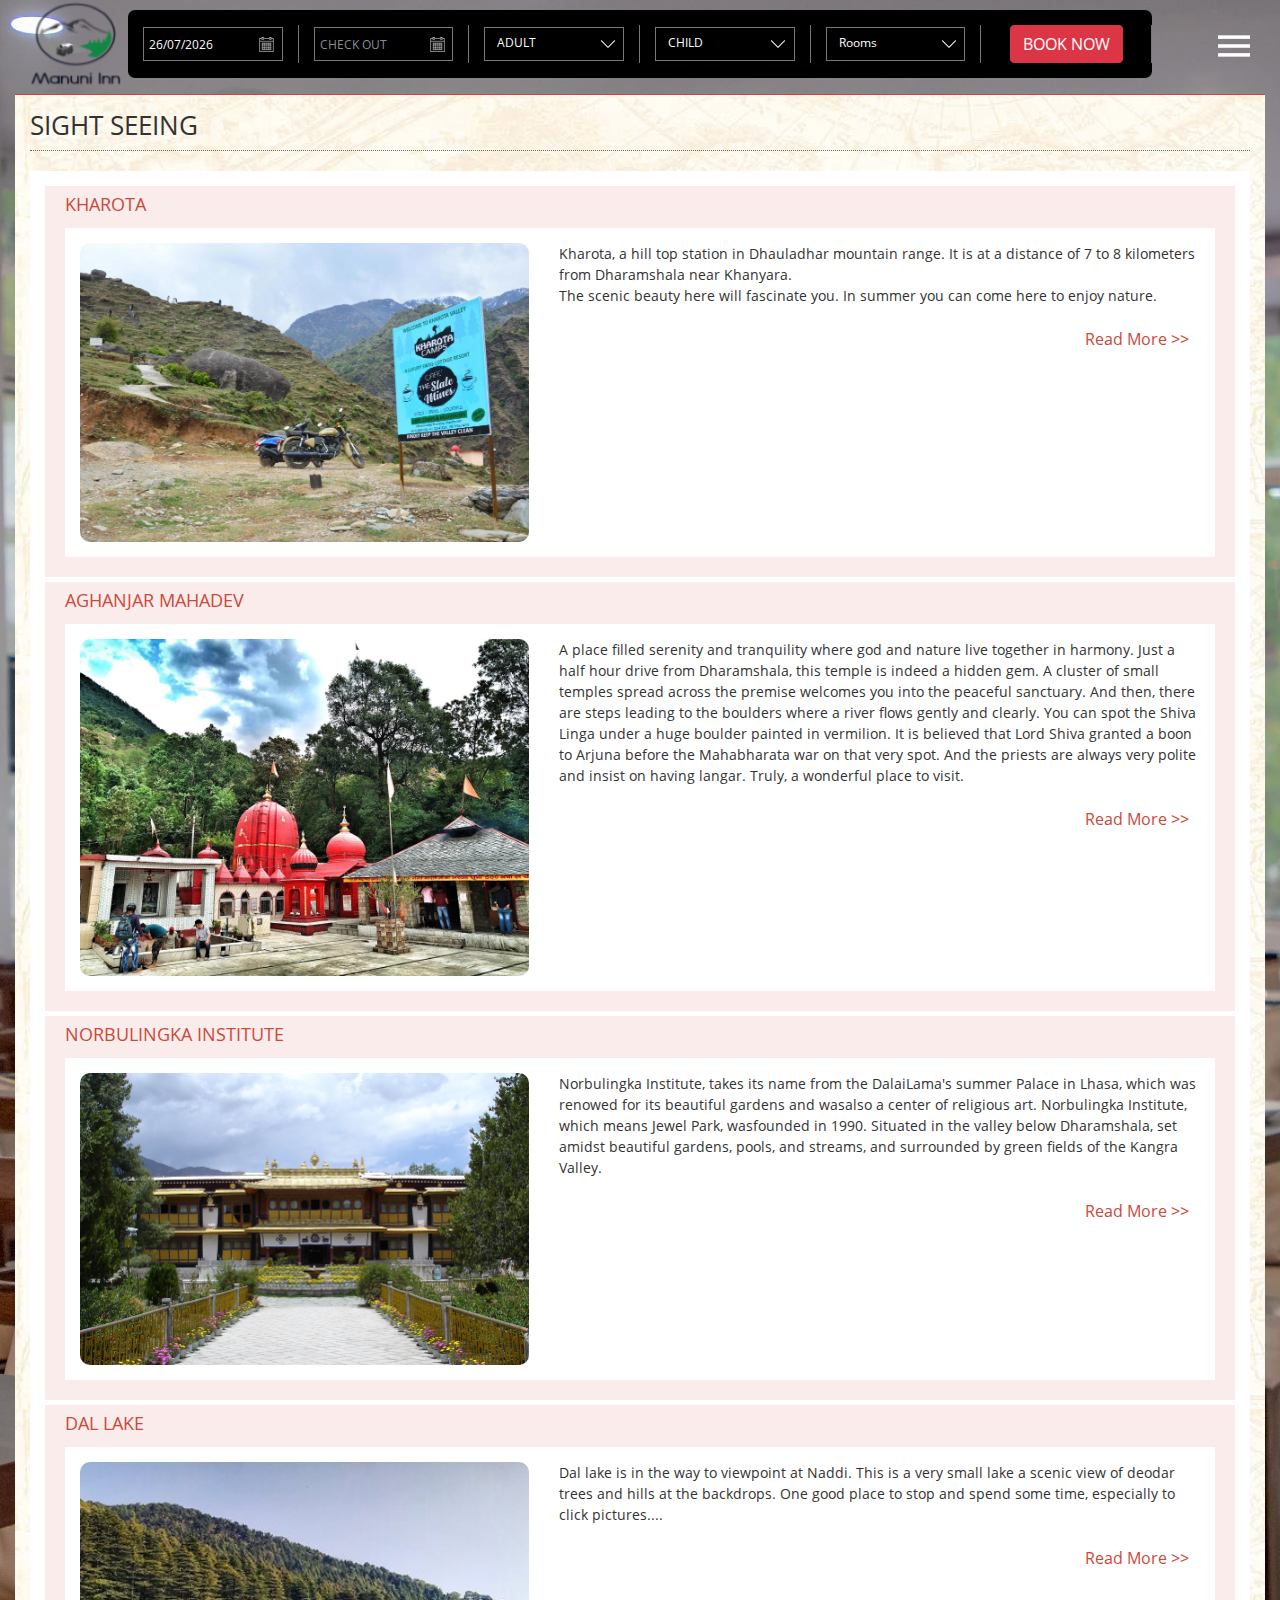
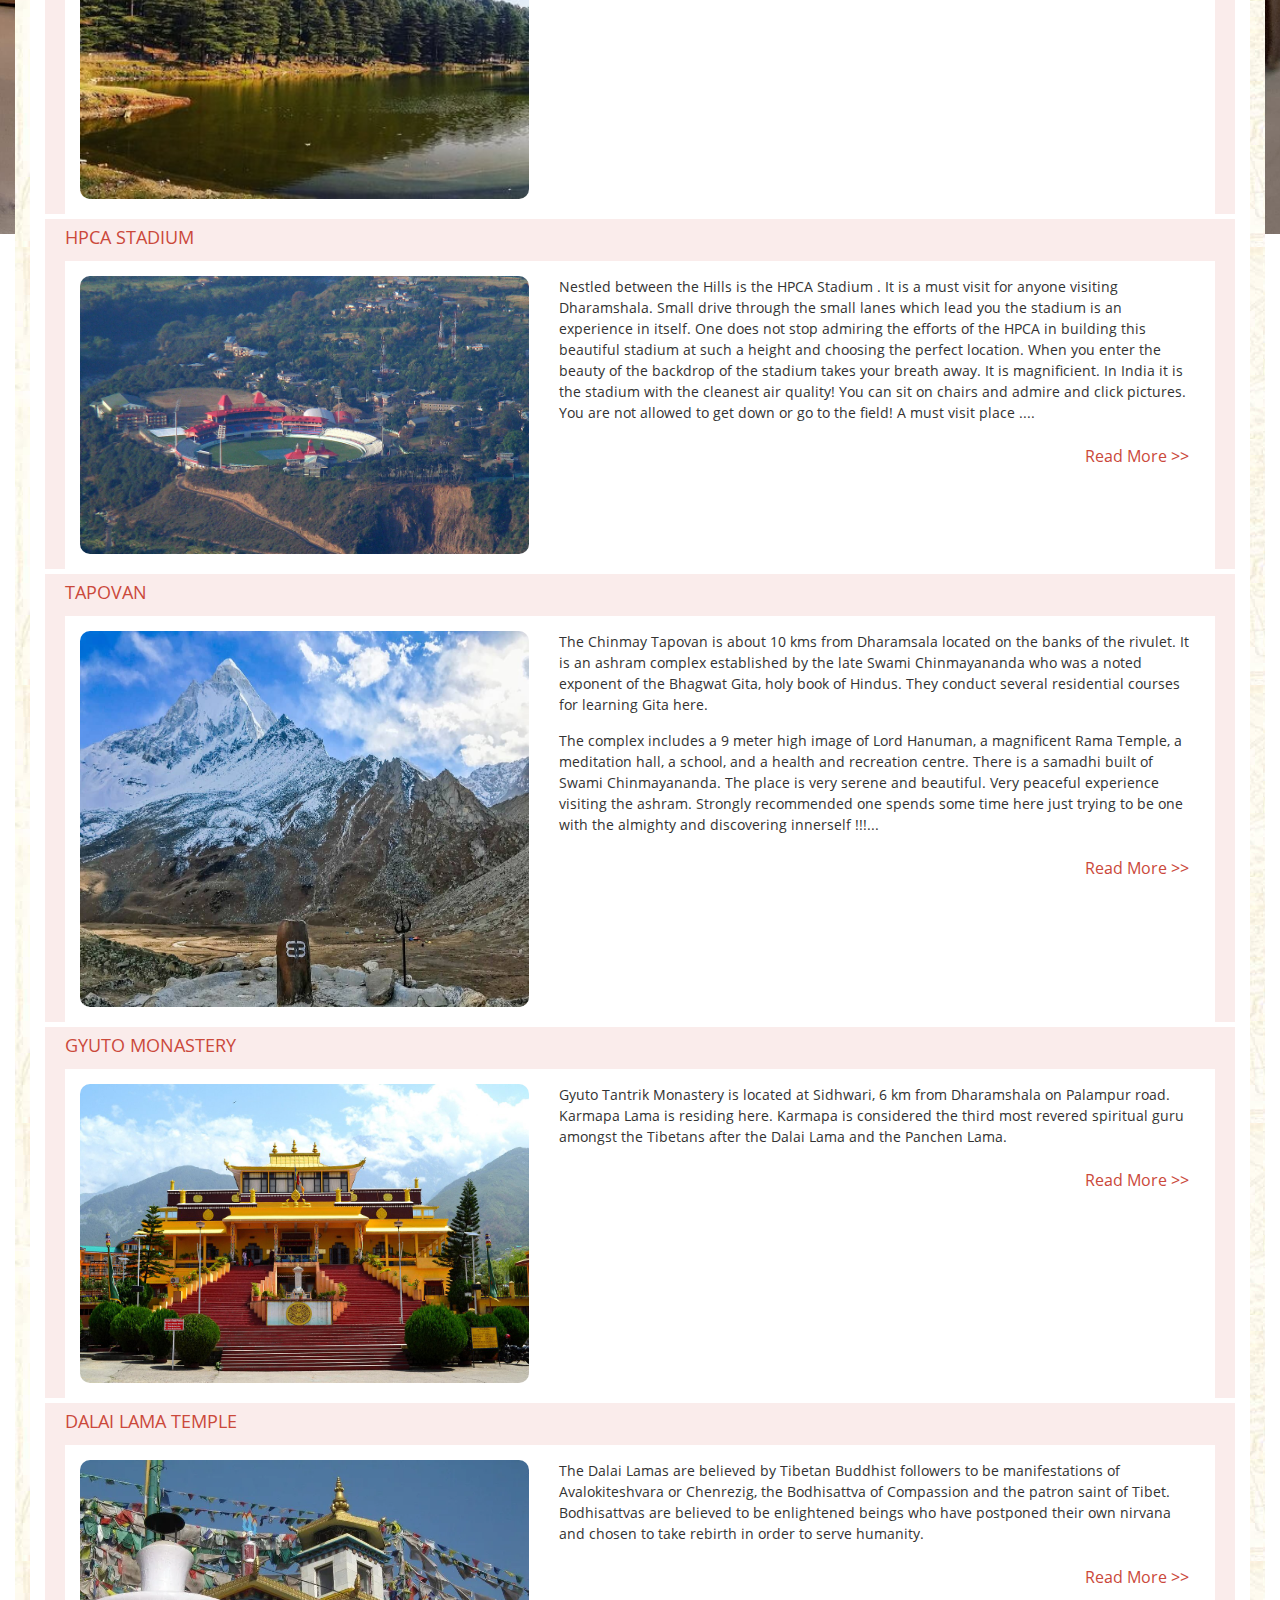
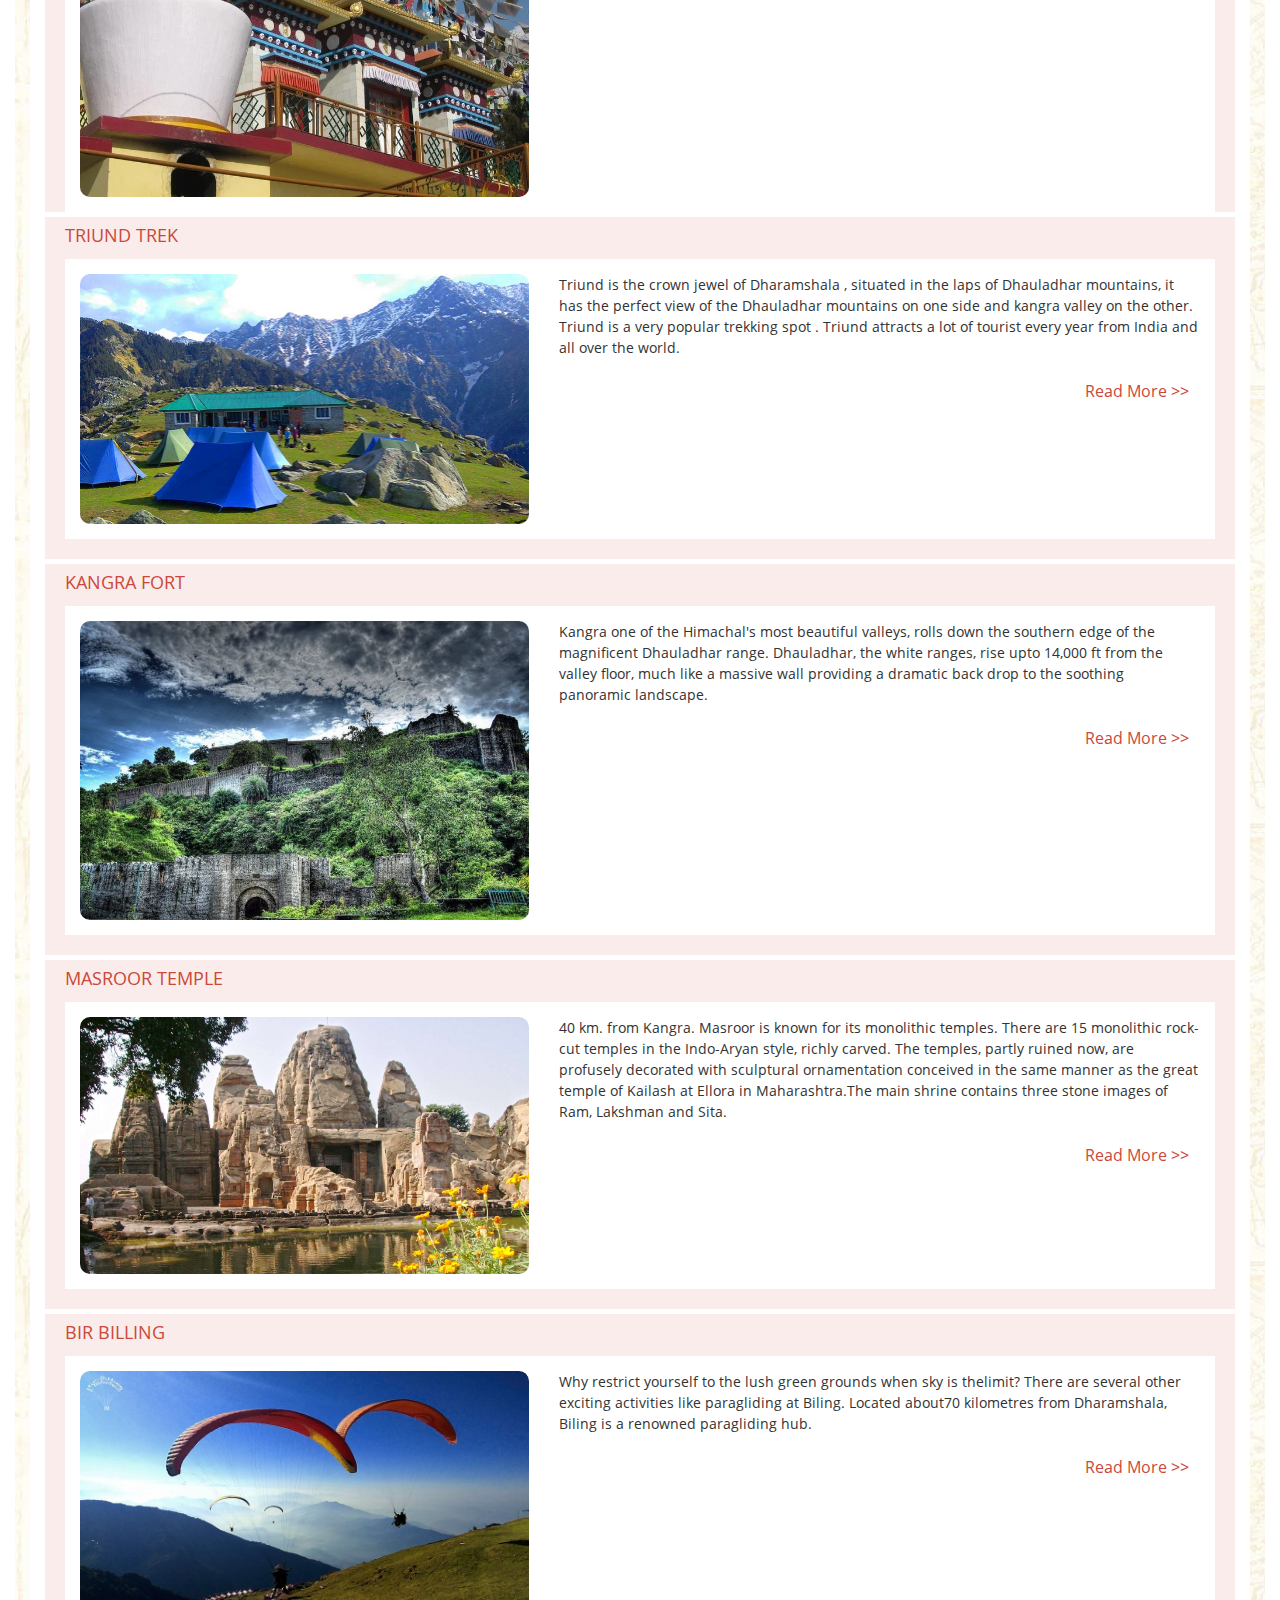
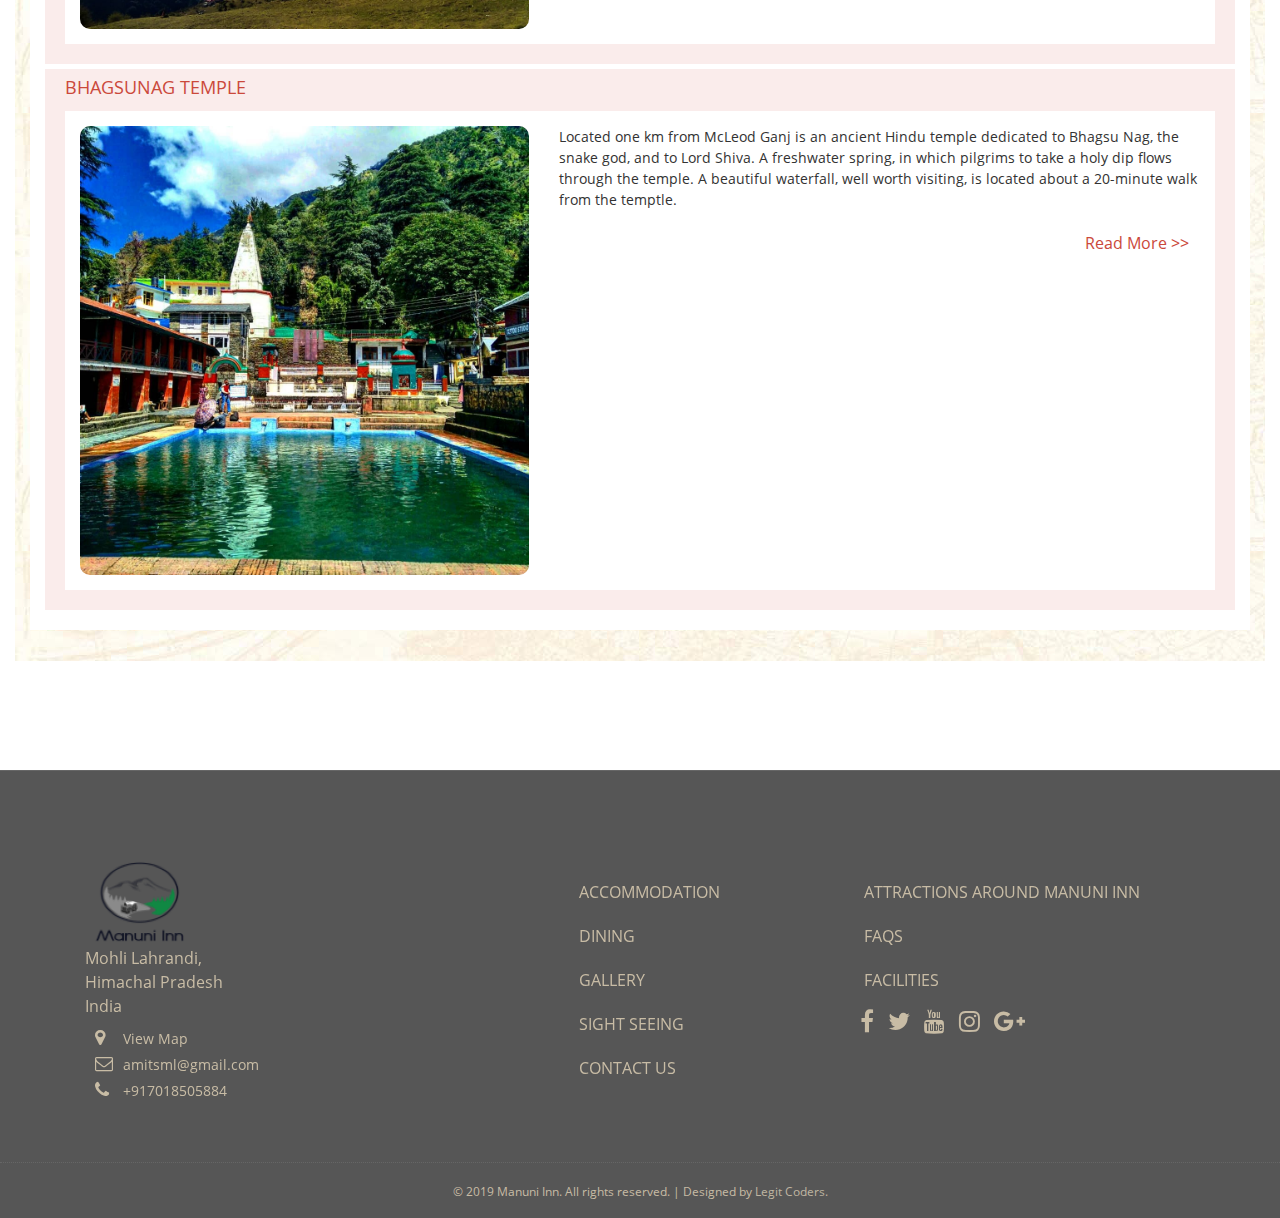
<file: travel-diary.html>
<!DOCTYPE html>
<html lang="en-US" itemscope itemtype="https://schema.org/WebPage">
<head>
<meta http-equiv="Content-Type" content="text/html; charset=UTF-8" />
<title>SIGHT SEEING (Manuni Inn Hotel)</title>
<meta name="viewport" content="width=device-width, user-scalable=no" />
<link rel="apple-touch-icon" sizes="57x57" href="images/icon/apple-icon-57x57.png">
<link rel="apple-touch-icon" sizes="60x60" href="images/icon//apple-icon-60x60.png">
<link rel="apple-touch-icon" sizes="72x72" href="images/icon//apple-icon-72x72.png">
<link rel="apple-touch-icon" sizes="76x76" href="images/icon//apple-icon-76x76.png">
<link rel="apple-touch-icon" sizes="114x114" href="images/icon//apple-icon-114x114.png">
<link rel="apple-touch-icon" sizes="120x120" href="images/icon//apple-icon-120x120.png">
<link rel="apple-touch-icon" sizes="144x144" href="images/icon//apple-icon-144x144.png">
<link rel="apple-touch-icon" sizes="152x152" href="images/icon//apple-icon-152x152.png">
<link rel="apple-touch-icon" sizes="180x180" href="images/icon//apple-icon-180x180.png">
<link rel="icon" type="image/png" sizes="192x192"  href="images/icon/android-icon-192x192.png">
<link rel="icon" type="image/png" sizes="32x32" href="images/logoreverse/logo.png">
<link rel="icon" type="image/png" sizes="96x96" href="images/logoreverse/logo.png">
<link rel="icon" type="image/png" sizes="16x16" href="images/logoreverse/logo.png">
<link rel="stylesheet" href="css/bootstrap.min.css">
<link rel="stylesheet" href="css/slick.css">
<link rel="stylesheet" href="css/slick-theme.css">
<link rel="stylesheet" href="css/font-awesome.css">
<link rel="stylesheet" href="css/bootstrap-datepicker.css">
<link rel="stylesheet" href="css/hover.css">
<link rel="stylesheet" href="css/animate.css">
<script src="js/modernizr.custom.79639.js"></script>
<noscript>
<link rel="stylesheet" type="text/css" href="css/styleNoJS.css" />
</noscript>
<link rel="stylesheet" href="css/custom.css">
<link href="https://fonts.googleapis.com/css?family=Slabo+27px" rel="stylesheet">

</head>
<body class="inner option-2">
<div class="banner-inner">
	<script>
	function checkreservation(){
     	if(document.reservationbanner1.DateIndummy.value==""){
          	alert("Please select check in date");
             	return false;      
		} else if(document.reservationbanner1.DateOutdummy.value==""){ 
			alert("Please select check out date");
             	return false; 
		} else if (document.reservationbanner1.Adults.value=="adult"){
             	alert("Please select number of adults");
             	document.reservationbanner1.Adults.focus();
             	return false;          
		} else {
			//document.reservationbanner1.submit();
             	return true;
		}
	}       
</script>


<a href="javascript:void(0)" class="book-stay pointer-eventnone">Book My Stay</a>
<div class="reservation-banner">
	<div class="reservation-bannerContainer extrapad">
		<!-- <form  name="reservationbanner1" id="reservationbanner1" target="_blank" onsubmit="return checkreservation()" action="" name="bookingFormSubmit"> -->
		<form id="reservationbanner1" name="reservationbanner1" target="_blank" onsubmit="return checkreservation()" action="" autocomplete="off">
			<input type="hidden" name="HotelID" value="105894" />
			<input type="hidden" name="LanguageID" value="1" />
			<input type="hidden" name="Rooms" value="1" />
               <input type="hidden" class="datepicker" id="DateIn" name="DateIn">
               <input type="hidden" class="datepicker" id="DateOut" name="DateOut">
			<div class="row">
				<!-- <div class="col-sm-1">
								
							</div> -->
				<div class="col border-right">
					<div class="form-group">
						<input type="text" class="form-control datepicker" id="DateIndummy" name="DateIndummy" placeholder="CHECK IN">
					</div>
				</div>
				<div class="col border-right">
					<div class="form-group">
						<input type="text" class="form-control datepicker" id="DateOutdummy" name="DateOutdummy" placeholder="CHECK OUT">
					</div>
				</div>
				<div class="col border-right">
					<div class="form-group">
						<select class="form-control select" id="Adults" name="Adults">
							<option selected="selected" value="adult">ADULT</option>
							<option value="1">1</option>
							<option  value="2">2</option>
							<option value="3">3</option>
							<option  value="4">4</option>
							<option  value="5">5</option>
							<option value="6">6</option>
							<option value="7">7</option>
							<option value="8">8</option>
							<option value="9">9</option>
							<option value="10">10</option>
						</select>
					</div>
				</div>
				<div class="col border-right">
					<div class="form-group">
						<select class="form-control select" id="Children" name="Children">
							<option selected="selected" value="0">CHILD</option>
							<option value="1">1</option>
							<option  value="2">2</option>
							<option value="3">3</option>
							<option  value="4">4</option>
							<option  value="5">5</option>
							<option value="6">6</option>
							<option value="7">7</option>
							<option value="8">8</option>
							<option value="9">9</option>
							<option value="10">10</option>
						</select>
					</div>
				</div>
                    <div class="col border-right">
                        <div class="form-group">
                            <select class="form-control select" id="Children" name="Children">
                           <option selected="selected" value="0">Rooms</option>
                           <option value="1"> Standard </option>
                                    <option value="2"> Classic </option>
                                    <option value="3"> Superior </option>
                                    <option value="4"> Deluxe  </option>
                      </select>
                        </div>
                    </div>
                    
                    <div class="col border-right">
                        <div class="btn-outer">
                            <input type="submit" name="sumbit" class="btn btn-danger" value="BOOK NOW">
                            <!-- <a href="#" class="managereservationLink"  data-toggle="modal" data-target="#openManageReservation">Manage Reservations</a> -->
                        </div>
                    </div>



                    <!-- <div class="col-sm-1">
                                
                           </div> -->
                </div>
            </form>
	</div>
</div>


<!-- The Modal -->
<div class="modal centered-modal" id="openManageReservation">
  <div class="modal-dialog">
    <div class="modal-content">

      <!-- Modal Header -->
      <div class="modal-header">
        <h4 class="modal-title" style="font-weight: bold;margin-left: 140px;color: purple;">BOOK NOW</h4>
        <button type="button" class="close" data-dismiss="modal">&times;</button>
      </div>

<!-- Modal body -->
<div class="modal-body">
     <form id="confirmnumberform">
          <div class="row">
              <div class="col-lg-6">
                  <label>Check In</label>
                  <input type="date" class="form-control datepicker mb-2" id="DateIndummy" name="DateIndummy" placeholder="CHECK IN">
              </div>
              <div class="col-lg-6">
                  <label>Check In</label>
                  <input type="date" class="form-control datepicker mb-2" id="DateIndummy" name="DateIndummy" placeholder="CHECK IN">
              </div>
          </div>
          <div class="form-group">
              <label>Room/Suite Type</label>
              <select class="form-control" id="room_type" onchange="finalCost()">
                  <option value="0" selected>Select Room/Suite </option>
                  <option value="1"> Standard </option>
                                    <option value="2"> Classic </option>
                                    <option value="3"> Superior </option>
                                    <option value="4"> Deluxe  </option>
              </select>
          </div>
          <div class="form-group">
              <label>Number of Adults</label>
              <select class="form-control" id="person_number" onchange="finalCost()">
                  <option value="0"> 0 </option>
                  <option value="1"> 1 </option>
                  <option value="2"> 2 </option>
                  <option value="3"> 3 </option>
                  <option value="4"> 4 </option>
                  <option value="5"> 5 </option>
                  <option value="6"> 6 </option>
                  <option value="7"> 7 </option>
              </select>
          </div>
          <div class="form-group">
              <label>Number of children</label>
              <select class="form-control" id="child_number" onchange="finalCost()">
                  <option value="0"> 0 </option>
                  <option value="1"> 1 </option>
                  <option value="2"> 2 </option>
                  <option value="3"> 3 </option>
                  <option value="4"> 4 </option>
                  <option value="5"> 5 </option>
                  <option value="6"> 6 </option>
                  <option value="7"> 7 </option>
              </select>
          </div>
          <br>
          <div class="form-group">
              <input type="submit" name="sumbit" style="background-color: #7527b0;color: #fff;padding: 6px 70px;font-weight: 600;font-size: 18px; margin-left: 100px;border-radius: 5px;cursor: pointer;" class="btn btn-danger" value="BOOK NOW">
              
          </div>
      </form>
 </div>

    

    </div>
  </div>
</div>	<!-- <a href="index.php" class="logo-mobile"><img src="images/logo.png" alt=""></a> -->
<!-- <a href="index.php" class="logo"><img src="images/logo.png" alt=""></a> -->

<a href="index.html" class="logo"><img src="images/logoreverse/logo.png" alt="Manuni hotel"></a>
<header id="headerId"> <a href="javascript:void(0)" class="menuIcon">
	<!-- Menu -->
	<img src="images/menu-button.png" alt="Manuni Menu"></a> <a href="javascript:void(0)" class="cancelMenu"><img src="images/cancel.png" alt="ForteKoci Menu"></a>
	<div class="menu-IconClick">
        <ul>
            <li class="menu-item "><a href="index.html" class="nav-link hvr-underline-from-center">Home</a></li>
            <li class="menu-item "> <a class="nav-link hvr-underline-from-center" href="accomodation.html">Accommodation</a> </li>
            <li class="menu-item "> <a class="nav-link hvr-underline-from-center" href="dining.html">Dining</a> </li>
            <li class="menu-item "> <a class="nav-link hvr-underline-from-center" href="heritage-hotel-gallery.html">Gallery</a> </li>
            <li class="nav-item active"> <a class="nav-link hvr-underline-from-center" href="travel-diary.html">SIGHT SEEING</a> </li>
            <li class="nav-item "> <a class="nav-link hvr-underline-from-center" href="attract.html">Attractions around Manuni Inn</a> </li>
            <li class="nav-item "> <a class="nav-link hvr-underline-from-center" href="facilities.html">Facilities</a> </li>
            <li class="nav-item "> <a class="nav-link hvr-underline-from-center" href="faq.html">FAQs</a> </li>
            <!-- <li class="menu-item"> <a class="nav-link hvr-underline-from-center" href="javascript:void(0)" data-toggle="modal" data-target=" #openManageReservation">Manage Reservations</a> </li> -->
            <li class="menu-item "> <a class="nav-link hvr-underline-from-center" href="contact.html">Contact Us</a> </li>


            <!-- <li class="nav-item> <a class="nav-link hvr-underline-from-center"> <a href="javascript:void(0)" class="book-stay pointer-eventnone">Book My Stay</a> </li> -->
        </ul>
		<ul class="socialIcons-header">
			<li><a href="https://m.facebook.com/102116829037851/" target="_blank"><i class="fa fa-facebook" aria-hidden="true"></i></a></li>
			<li><a href="" target="_blank"><i class="fa fa-youtube" aria-hidden="true"></i></a></li>
			<li><a href="https://www.instagram.com/hotel_manuni_inn/" target="_blank"><i class="fa fa-instagram" aria-hidden="true"></i></a></li>
		</ul>
	</div>
	<div class="header-bottom" id="header-bottom">
		<div class="container-fluid">
			<div class="row">
				<div class="col-sm-2">
					<!-- <div class="reverse-logo">
								<a href="index.php" class="logo-reverse"><img src="images/logo-reverse.png" alt=""></a>
							</div> -->
					<!-- <ul class="socialIcons-header">
                    
                        <li><a href="#"><i class="fa fa-facebook" aria-hidden="true"></i></a></li>
                            <li><a href="#"><i class="fa fa-tripadvisor" aria-hidden="true"></i></a></li>
                            <li><a href="#"><i class="fa fa-youtube" aria-hidden="true"></i></a></li>
                            <li><a href="#"><i class="fa fa-instagram" aria-hidden="true"></i></a></li>
                    </ul> -->
				</div>
				<div class="col-sm-10 main-menu">
					<nav class="navbar navbar-expand-lg  navbar-light bg-faded">
						<div class="row mobiletop-bar">
							<div class="col-3 mobiletopbar-Padd"> <a href="javascript:void(0)" class="main-menu-toggleBtn" id="expandMobileMenu"><img src="images/menu.png" alt=""><span>Menu</span></a> </div>
							<div class="col-3 mobiletopbar-Padd hideMob"> <a href="javascript:void(0)" class="reservationOnScrollMobile"><img src="images/book.png" alt=""><span>Book</span></a> </div>
							<div class="col-3 mobiletopbar-Padd hideMob"> <a href="https://goo.gl/maps/dMAQL7cjiZHYWDnm7" target="_blank" class=""><img src="images/map.png" alt=""><span>Map</span></a> </div>
							<div class="col-3 mobiletopbar-Padd hideMob"> <a href="tel:+917018505884" class=""><img src="images/call-menu.png" alt=""><span>Call</span></a> </div>
						</div>
						<div class="collapse navbar-collapse" id="navbarNavDropdown">
							<ul class="navbar-nav">
								<li class="nav-item "> <a class="nav-link hvr-underline-from-center" href="index.html">HOME</a> </li>
								<li class="nav-item "> <a class="nav-link hvr-underline-from-center" href="accomodation.html">Accommodation</a> </li>
								<li class="nav-item "> <a class="nav-link hvr-underline-from-center" href="dining.html">Dining</a> </li>
								<li class="nav-item"> <a class="nav-link hvr-underline-from-center" href="heritage-hotel-gallery.html">Gallery</a> </li>
                                        <li class="nav-item "> <a class="nav-link hvr-underline-from-center" href="travel-diary.html">SIGHT SEEING</a> </li>
                                        <li class="nav-item "> <a class="nav-link hvr-underline-from-center" href="attract.html">Attractions around Manuni Inn</a> </li>
                                        <li class="nav-item "> <a class="nav-link hvr-underline-from-center" href="facilities.html">Facilities</a> </li>
								<li class="nav-item "> <a class="nav-link hvr-underline-from-center" href="contact.html">Contact Us</a> </li>
								<!-- <li class="nav-item> <a class="nav-link hvr-underline-from-center"> <a href="javascript:void(0)" class="book-stay pointer-eventnone">Book My Stay</a> </li> -->
							</ul>
						</div>
					</nav>
					
<div class="reservation">
	<div class="reservationHead"> </div>
	<!-- <form  id="reservationbanner" name="reservationbanner" target="_blank" action="" name="bookingFormSubmit" > -->
	<form  id="reservationbanner" target="_blank" action="" name="bookingFormSubmit" autocomplete="off">
		<input type="hidden" name="HotelID" value="105894" />
		<input type="hidden" name="LanguageID" value="1" />
		<input type="hidden" name="Rooms" value="1" />
          <input type="hidden" class="datepicker" id="checkin" name="DateIn">
          <input type="hidden" class="datepicker" id="checkout" name="DateOut">
		<div class="row">
			<div class="col-sm-12 col-md-12">
				<div class="form-group">
					<input type="text" class="form-control datepicker grey"  placeholder="Check In" id="checkindummy" name="DateIndummy">
				</div>
			</div>
			<div class="col-sm-12 col-md-12">
				<div class="form-group">
					<input type="text" class="form-control datepicker grey" placeholder="Check Out" id="checkoutdummy" name="DateOutdummy">
				</div>
			</div>
			<div class="col-sm-12 col-md-12 ">
				<div class="form-group">
					<select class="form-control" id="adult" name="Adults">
						<option selected="selected" value="adult">ADULT</option>
						<option value="1">1</option>
						<option  value="2">2</option>
						<option value="3">3</option>
						<option  value="4">4</option>
						<option  value="5">5</option>
						<option value="6">6</option>
						<option value="7">7</option>
						<option value="8">8</option>
						<option value="9">9</option>
						<option value="10">10</option>
					</select>
				</div>
			</div>
			<div class="col-sm-12 col-md-12 ">
				<div class="form-group">
					<select class="form-control" id="child" name="Children">
						<option selected="selected" value="0">CHILD</option>
						<option value="1">1</option>
						<option  value="2">2</option>
						<option value="3">3</option>
						<option  value="4">4</option>
						<option  value="5">5</option>
						<option value="6">6</option>
						<option value="7">7</option>
						<option value="8">8</option>
						<option value="9">9</option>
						<option value="10">10</option>
					</select>
				</div>
			</div>
               <div class="col-sm-12 col-md-12 ">
                    <div class="form-group">
                    <select class="form-control" id="room_type" >
                        <option value="0" selected>Select Room/Suite </option>
                        <option value="1"> Standard </option>
                        <option value="2"> Classic </option>
                        <option value="3"> Superior </option>
                        <option value="4"> Deluxe  </option>
                    </select>
                </div>
              </div>  
			<div class="col-sm-12 col-md-12 ">
				<div class="btn-outer">
					<input type="submit" name="sumbit"   class="btn btn-danger " value="BOOK NOW">
				</div>
			</div>
			
		</div>
	</form>
</div>
				</div>
			</div>
		</div>
	</div>
</header>
</div>
<div  id="accmodation" class="parallax-window content" data-parallax="scroll" data-image-src="images/logoreverse/IMG_3566 2.jpg">
	<div class="container-fluid">
		<div class="inner-content">
			<div class="row">
				<div class="col-sm-12">
					<div class="left-content">
						<h1>SIGHT SEEING</h1>
						<div class="row">
							<div class="col-sm-12">
								<ul class="bloglist">
                                             <li class="paddingbottom20">
                                                  <a href="https://goo.gl/maps/EYf1nXHVyhiBKSvW8" class="paddingleft20">KHAROTA</a>
                                                  <div class="row bloglistcontainer">
                                                       <div class="col-lg-5">
                                                            <img id="guide" src="images/logoreverse/kharota.jpg" alt="Flirt with history this Valentine's Day" class="imgwidth100">
                                                       </div>
                                                       <div class="col-lg-7">
                                                            <p>
                                                                Kharota, a hill top station in Dhauladhar mountain range. It is at a distance of 7 to  8 kilometers from Dharamshala near Khanyara.<br> The scenic beauty here will fascinate you. In summer you can come here to enjoy nature.
                                                            </p>
                                                            <a href="https://goo.gl/maps/EYf1nXHVyhiBKSvW8" class="paddingleft20 text-right btn">Read More >></a>
                                                       </div>
                                                  </div>
                                             </li> 
                                             <li class="paddingbottom20">
                                                  <a href="https://goo.gl/maps/LHHBZeG2unZbCTNb7" class="paddingleft20">AGHANJAR MAHADEV</a>
                                                  <div class="row bloglistcontainer">
                                                       <div class="col-lg-5">
                                                            <img id="guide" src="images/logoreverse/mahadev.jpg" alt="Forte Kochi- Every tourist’s dream hotel" class="imgwidth100">
                                                       </div>
                                                       <div class="col-lg-7">
                                                            <p>
                                                                A place filled serenity and tranquility where god and nature live together in harmony. Just a half hour drive from Dharamshala, this temple is indeed a hidden gem. A cluster of small temples spread across the premise welcomes you into the peaceful sanctuary. And then, there are steps leading to the boulders where a river flows gently and clearly. You can spot the Shiva Linga under a huge boulder painted in vermilion. It is believed that Lord Shiva granted a boon to Arjuna before the Mahabharata war on that very spot. And the priests are always very polite and insist on having langar. Truly, a wonderful place to visit.
                                                            </p>
                                                            <a href="https://goo.gl/maps/LHHBZeG2unZbCTNb7" class="paddingleft20 text-right btn">Read More >></a>
                                                       </div>
                                                  </div>
                                             </li> 
                                             <li class="paddingbottom20">
                                                  <a href="https://goo.gl/maps/tZfQZTc3kRo199au7" class="paddingleft20">NORBULINGKA INSTITUTE</a>
                                                  <div class="row bloglistcontainer">
                                                       <div class="col-lg-5">
                                                            <img id="guide" src="images/logoreverse/norbu.png" alt="Your special day!" class="imgwidth100">
                                                       </div>
                                                       <div class="col-lg-7">
                                                            <p>
                                                                Norbulingka Institute, takes its name from the DalaiLama's summer Palace in Lhasa, which was renowed for its beautiful gardens and wasalso a center of religious art. Norbulingka Institute, which means Jewel Park, wasfounded in 1990. Situated in the valley below Dharamshala, set amidst beautiful gardens, pools, and streams, and surrounded by green fields of the Kangra Valley.</p>
                                                            <a href="https://goo.gl/maps/tZfQZTc3kRo199au7" class="paddingleft20 text-right btn">Read More >></a>
                                                       </div>
                                                  </div>
                                             </li>
                                             <li>
                                                  <a href="https://goo.gl/maps/vJu6ppMJGd9MvuqY9" class="paddingleft20">DAL LAKE</a>
                                                  <div class="row bloglistcontainer">
                                                       <div class="col-lg-5">
                                                            <img id="guide" src="images/logoreverse/dal lake.jpg" alt="" class="imgwidth100">
                                                       </div>
                                                       <div class="col-lg-7">
                                                            <p>Dal lake is in the way to viewpoint at Naddi. This is a very small lake a scenic view of deodar trees and hills at the backdrops. One good place to stop and spend some time, especially to click pictures....
                                                            </p>
                                                            <a href="https://goo.gl/maps/vJu6ppMJGd9MvuqY9" class="paddingleft20 text-right btn">Read More >></a>
                                                       </div>
                                                  </div>
                                             </li>
                                             <li>
                                                  <a href="https://goo.gl/maps/Ja4hj9cvwmVc2QEZA" class="paddingleft20">HPCA STADIUM</a>
                                                  <div class="row bloglistcontainer">
                                                       <div class="col-lg-5">
                                                            <img id="guide" src="images/logoreverse/hpca.jpg" alt="" class="imgwidth100">
                                                       </div>
                                                       <div class="col-lg-7">
                                                            <p>Nestled between the Hills is the HPCA Stadium . It is a must visit for anyone visiting Dharamshala. Small drive through the small lanes which lead you the stadium is an experience in itself. One does not stop admiring the efforts of the HPCA in building this beautiful stadium at such a height and choosing the perfect location. When you enter the beauty of the backdrop of the stadium takes your breath away. It is magnificient. In India it is the stadium with the cleanest air quality! You can sit on chairs and admire and click pictures. You are not allowed to get down or go to the field! A must visit place ....</p>
                                                            <a href="https://goo.gl/maps/Ja4hj9cvwmVc2QEZA" class="paddingleft20 text-right btn">Read More >></a>
                                                       </div>
                                                  </div>
                                             </li>
                                             <li>
                                                  <a href="https://goo.gl/maps/wUTjka1qwWDFXzZbA" class="paddingleft20">TAPOVAN</a>
                                                  <div class="row bloglistcontainer">
                                                       <div class="col-lg-5">
                                                            <img id="guide" src="images/logoreverse/tapovan.jpg" alt="Paradesi Synagogue, Manuni Inn" class="imgwidth100">
                                                       </div>
                                                       <div class="col-lg-7">
                                                            <p>The Chinmay Tapovan is about 10 kms from Dharamsala located on the banks of the rivulet. It is an ashram complex established by the late Swami Chinmayananda who was a noted exponent of the Bhagwat Gita, holy book of Hindus. They conduct several residential courses for learning Gita here.</p>
                                                            <p>The complex includes a 9 meter high image of Lord Hanuman, a magnificent Rama Temple, a meditation hall, a school, and a health and recreation centre. There is a samadhi built of Swami Chinmayananda. The place is very serene and beautiful. Very peaceful experience visiting the ashram. Strongly recommended one spends some time here just trying to be one with the almighty and discovering innerself !!!...</p>
                                                            <a href="https://goo.gl/maps/wUTjka1qwWDFXzZbA" class="paddingleft20 text-right btn">Read More >></a>
                                                       </div>
                                                  </div>
                                             </li>
                                             <li>
                                                  <a href="https://goo.gl/maps/LRuqox599Po1rMFy5" class="paddingleft20">GYUTO MONASTERY</a>
                                                  <div class="row bloglistcontainer">
                                                       <div class="col-lg-5">
                                                            <img id="guide" src="images/logoreverse/gyuto.jpg" alt="The Dutch Palace, Manuni Inn" class="imgwidth100">
                                                       </div>
                                                       <div class="col-lg-7">
                                                            <p>Gyuto Tantrik Monastery is located at Sidhwari, 6 km from Dharamshala on Palampur road. Karmapa Lama is residing here. Karmapa is considered the third most revered spiritual guru amongst the Tibetans after the Dalai Lama and the Panchen Lama.</p>
                                                            <a href="https://goo.gl/maps/LRuqox599Po1rMFy5" class="paddingleft20 text-right btn">Read More >></a>
                                                       </div>
                                                  </div>
                                             </li>
                                             <li>
                                                  <a href="" class="paddingleft20">DALAI LAMA TEMPLE</a>
                                                  <div class="row bloglistcontainer">
                                                       <div class="col-lg-5">
                                                            <img id="guide" src="images/logoreverse/dalai.webp" alt="15 Things to do in Beautiful Manuni Inn" class="imgwidth100">
                                                       </div>
                                                       <div class="col-lg-7">
                                                            <p>The Dalai Lamas are believed by Tibetan Buddhist followers to be manifestations of Avalokiteshvara or Chenrezig, the Bodhisattva of Compassion and the patron saint of Tibet. Bodhisattvas are believed to be enlightened beings who have postponed their own nirvana and chosen to take rebirth in order to serve humanity.</p>
                                                            <a href="" class="paddingleft20 text-right btn">Read More >></a>
                                                       </div>
                                                  </div>
                                             </li>
                                             <li class="paddingbottom20">
                                                  <a href="https://goo.gl/maps/LDtfxws9yz7aMLPa7" class="paddingleft20">TRIUND TREK</a>
                                                  <div class="row bloglistcontainer">
                                                       <div class="col-lg-5">
                                                            <img id="guide" src="images/logoreverse/triund.jpg" alt="Toadies of toddy rejoice" class="imgwidth100">
                                                       </div>
                                                       <div class="col-lg-7">
                                                            <p>Triund is the crown jewel of Dharamshala , situated in the laps of Dhauladhar mountains, it has the perfect view of the Dhauladhar mountains on one side and kangra valley on the other. Triund is a very popular trekking spot . Triund attracts a lot of tourist every year from India and all over the world.</p>
                                                            <a href="https://goo.gl/maps/LDtfxws9yz7aMLPa7" class="paddingleft20 text-right btn">Read More >></a>
                                                       </div>
                                                  </div>
                                             </li>
                                             <li class="paddingbottom20">
                                                  <a href="https://goo.gl/maps/5bMGpywsbHfN2L4PA" class="paddingleft20">KANGRA FORT</a>
                                                  <div class="row bloglistcontainer">
                                                       <div class="col-lg-5">
                                                            <img id="guide" src="images/logoreverse/kangra.jpg" alt="Forte Kochi - a luxury heritage hotel from the creators of Kumarakom Lake Resort." class="imgwidth100">
                                                       </div>
                                                       <div class="col-lg-7">
                                                            <p>Kangra one of the Himachal's most beautiful valleys, rolls down the southern edge of the magnificent Dhauladhar range. Dhauladhar, the white ranges, rise upto 14,000 ft from the valley floor, much like a massive wall providing a dramatic back drop to the soothing panoramic landscape.</p>
                                                            <a href="https://goo.gl/maps/5bMGpywsbHfN2L4PA" class="paddingleft20 text-right btn">Read More >></a>
                                                       </div>
                                                  </div>
                                             </li>
									<li class="paddingbottom20">
                                                  <a href="https://goo.gl/maps/L1oZT6rXFP8nHfYn9" class="paddingleft20">MASROOR TEMPLE</a>
                                                  <div class="row bloglistcontainer">
                                                       <div class="col-lg-5">
                                                            <img id="guide" src="images/logoreverse/masroor.jpg" alt="Forte Kochi – a heritage hotel in Manuni Inn" class="imgwidth100">
                                                       </div>
                                                       <div class="col-lg-7">
                                                            <p>40 km. from Kangra. Masroor is known for its monolithic temples. There are 15 monolithic rock-cut temples in the Indo-Aryan style, richly carved. The temples, partly ruined now, are profusely decorated with sculptural ornamentation conceived in the same manner as the great temple of Kailash at Ellora in Maharashtra.The main shrine contains three stone images of Ram, Lakshman and Sita.</p>
                                                            <a href="https://goo.gl/maps/L1oZT6rXFP8nHfYn9" class="paddingleft20 text-right btn">Read More >></a>
                                                       </div>
                                                  </div>
                                             </li>
                                             <li class="paddingbottom20">
                                                  <a href="https://goo.gl/maps/Mayan2wvhV4fvHGq5" class="paddingleft20">BIR BILLING</a>
                                                  <div class="row bloglistcontainer">
                                                       <div class="col-lg-5">
                                                            <img id="guide" src="images/logoreverse/bir.jpg" alt="Forte Kochi – a heritage hotel in Manuni Inn" class="imgwidth100">
                                                       </div>
                                                       <div class="col-lg-7">
                                                            <p>Why restrict yourself to the lush green grounds when sky is thelimit? There are several other exciting activities like paragliding at Biling. Located about70 kilometres from Dharamshala, Biling is a renowned paragliding hub.</p>
                                                            <a href="https://goo.gl/maps/Mayan2wvhV4fvHGq5" class="paddingleft20 text-right btn">Read More >></a>
                                                       </div>
                                                  </div>
                                             </li>
                                             <li class="paddingbottom20">
                                                  <a href="https://goo.gl/maps/sboPaTm3rnfsxJFG7" class="paddingleft20">BHAGSUNAG TEMPLE</a>
                                                  <div class="row bloglistcontainer">
                                                       <div class="col-lg-5">
                                                            <img id="guide" src="images/logoreverse/bhag.jpg" alt="Forte Kochi – a heritage hotel in Manuni Inn" class="imgwidth100">
                                                       </div>
                                                       <div class="col-lg-7">
                                                            <p>Located one km from McLeod Ganj is an ancient Hindu temple dedicated to Bhagsu Nag, the snake god, and to Lord Shiva. A freshwater spring, in which pilgrims to take a holy dip flows through the temple. A beautiful waterfall, well worth visiting, is located about a 20-minute walk from the temptle.</p>
                                                            <a href="https://goo.gl/maps/sboPaTm3rnfsxJFG7" class="paddingleft20 text-right btn">Read More >></a>
                                                       </div>
                                                  </div>
                                             </li>
								</ul>
							</div>
						</div>
						
					</div>
				</div>
			</div>
		</div>
	</div>
</div>
<footer>
     <div class="container">
         <div class="row">
             <div class="col-sm-5"> <a href="index.html" class="footer-logo"><img src="images/logoreverse/logo.png" alt=""></a>
                 <div class="about-adress">
                     <p>Mohli Lahrandi,</p>
                     <p>Himachal Pradesh</p>
                     <p>India</p>
                     <ul>
                         <li><i class="fa fa-map-marker" aria-hidden="true"></i><a href="https://goo.gl/maps/dMAQL7cjiZHYWDnm7" target="_blank">View Map</a></li>
                         <li><i class="fa fa-envelope-o" aria-hidden="true"></i><a href="amitsml@gmail.com">amitsml@gmail.com</a></li>
                         <li><i class="fa fa-phone" aria-hidden="true"></i><a href="tel:+917018505884">+917018505884</a></li>
                     </ul>
                     
                 </div>
             </div>
             <div class="col-sm-3">
                 <ul class="footerMenu">
                     <!-- <li class="nav-item active"> <a class="nav-link" href="index.php">Home</a> </li> -->
                     <li class="nav-item "> <a class="nav-link" href="accomodation.html">Accommodation</a> </li>
                     <li class="nav-item "> <a class="nav-link" href="dining.html">Dining</a> </li>
                     <li class="nav-item "> <a class="nav-link" href="heritage-hotel-gallery.html">Gallery</a> </li>
                     <li><a href="travel-diary.html">SIGHT SEEING</a></li>
                     <li class="nav-item "> <a class="nav-link" href="contact.html">Contact Us</a> </li>
 
                 </ul>
             </div>
             <div class="col-sm-4">
                 <ul class="footerMenu">
                    <li><a href="attract.html">Attractions around Manuni Inn</a></li>
                     <li><a href="faq.html">FAQs</a></li>
                     <li> <a href="facilities.html">Facilities</a> </li>
                 </ul>
                 <ul class="socialIcons">
                    <li><a href="https://m.facebook.com/102116829037851/" target="_blank" ><i class="fa fa-facebook" aria-hidden="true"></i></a></li>
                    <!-- <li><a href="#"><i class="fa fa-tripadvisor" aria-hidden="true"></i></a></li> -->
                    <li><a href="" target="_blank"><i class="fa fa-twitter" aria-hidden="true"></i></a></li>
                    <li><a href=""  target="_blank"><i class="fa fa-youtube" aria-hidden="true"></i></a></li>
                    <li><a href="https://www.instagram.com/hotel_manuni_inn/"  target="_blank"><i class="fa fa-instagram" aria-hidden="true"></i></a></li>
                    <li><a href=""  target="_blank"><i class="fa fa-google-plus" aria-hidden="true"></i></a></li>
                    <li></li>
               </ul>
                 
 <script async src="https://www.jscache.com/wejs?wtype=cdsratingsonlynarrow&amp;uniq=749&amp;locationId=13949229&amp;lang=en_IN&amp;border=true&amp;display_version=2"></script>
             </div>
         </div>
     </div>
     <div class="footerbottomNav"> © 2019 Manuni Inn.  All rights reserved. | Designed by <a href="https://www.legitcoders.com/" style="text-decoration: none;color: rgb(191, 181, 161);">Legit Coders.</a> </div>
 </footer>
 <script>
     (function(a, b) {
         var c = a.createElement("script");
         c.src = "https://onboard.triptease.io/bootstrap.js?integrationId=" + b, c.defer = true, c.async = true, c.type = "text/javascript";
         var d = document.getElementsByTagName("script")[0];
         d.parentNode.insertBefore(c, d)
     })(document, "01DC3S68T8CDGQ4D0BMF517WFK");
 </script>
 <script src="js/jquery-3.2.1.js"></script>
 <script src="js/modernizr.custom.79639.js"></script>
 <script src="js/popper.min.js"></script>
 <script src="js/bootstrap.min.js"></script>
 <script src="js/slick.js"></script>
 <script src="js/parallax.js"></script>
 <script src="js/jQuery.scrollSpeed.js"></script>
 <script src="js/bootstrap-datepicker.js"></script>
 <script src="js/jquery.fancybox.min.js"></script>
 <script src="js/isMobile.min.js"></script>
 <script src="js/jquery.inview.min.js"></script>
 <script src="js/animations.js"></script>
 <script src="js/jquery.cookie.js"></script>
 <script src="js/captcha.jquery.js"></script>
 <!-- <script src="js/lazyload.min.js"></script> -->
 <script src="js/custom.js"></script>
 <!-- <script>
      new LazyLoad();
   </script> -->
</body>

</html>
</file>
<file: css/custom.css>
.sumbit-contact,
a {
    -webkit-transition: all .15s linear;
    -moz-transition: all .15s linear;
    -ms-transition: all .15s linear;
    -o-transition: all .15s linear
}

.inner .logo,
.logo {
    width: 120px;
    z-index: 99999;
    left: 20px;
    top:-10px
}

#img-acc{
    border-radius: 10px;
}

#guide{
    border-radius: 10px;
}

.video-container{
    display: flex;
    justify-content: center;
    flex-wrap: wrap;
  }
  .video-container .video{
    height: 15rem;
    width: 24rem ;
    margin: 2rem;
    box-shadow: 0 .5rem 1.5rem black;
    overflow: hidden;
    border-radius: 2.5rem;
  }
  .video-container .video video{
    height:100%;
    width:100%;
    object-fit: cover;
    outline:none ;
    border:none ;
    cursor: pointer;
  }
  .video-container .video video:hover{
    transition: 0.2s linear;
    transform: scale(1.3);
  }
  .video-container .video .active{
    position: absolute;
    left: 768px;
    transform: translate(-50%,-50%);
    height: 580px;
    width: 1300px;
    border-radius: 15px;
    box-shadow: 0 1rem 5rem black;
    z-index: 1;
  }
  .video-container .video .active:hover{
    transition: none;
    transform: translate(-50%,-50%) scale(1);  
  }
  
.banner .slick-next:before,
.banner .slick-prev:before,
h1:after {
    content: ''
}

.acomodationsOptions h2,
.footerTopNav ul li a:hover,
.heade-top a:hover,
ul.footerMenu li a:hover {
    text-decoration: none
}

.bgdark,
.img100 {
    overflow: hidden
}

.icon-btn-contact,
.jssora051,
.jssorb032 .i {
    cursor: pointer
}

.jssorl-009-spin img,
.scroller {
    animation-iteration-count: infinite
}

a {
    transition: all .15s linear
}

@font-face {
    font-family: Playfair_Display;
    src: url(../fonts/PlayfairDisplay-Regular.ttf);
    font-weight: 400
}

@font-face {
    font-family: Open_Sans;
    src: url(../fonts/OpenSans-Regular.ttf);
    font-weight: 400
}

body {
    font-family: Open_Sans, sans-serif;
    font-size: 18px;
    background: #fff;
    overflow-x: hidden
}

.heade-top,
.heade-top a {
    color: #333;
    font-size: 12px
}

.logo {
    position: absolute
}

.bgfixed-mob,
header {
    position: fixed;
    left: 0;
    width: 100%
}

.bannerCaption {
    position: absolute;
    z-index: 9999;
    /*background: rgba(203,73,59,0.6);*/
    background: rgba(0, 0, 0, 0.6);
    bottom: 100px;
    left: 2%;
    padding: 15px;
    font-family: Open_Sans, sans-serif;
}

.bannerCaption h3 {
    font-size: 22px;
    color: #fff;
}

.bannerCaption h4 {
    font-size: 18px;
    color: #fff;
}

.inner .logo {
    position: fixed
}

.bgfff .logo img,
.logo img {
    width: 112px !important;
    padding-top: 12px
}

.logo img {
    -webkit-transition: all .75s linear;
    -moz-transition: all .75s linear;
    -ms-transition: all .75s linear;
    -o-transition: all .75s linear;
    transition: all .75s linear
}

.heade-top {
    background: #333;
    padding: 5px 0
}

.heade-top a {
    padding-right: 10px
}

.heade-top a img {
    padding-right: 5px
}

.heade-top a:hover {
    color: #cb493b
}

.social {
    text-align: center;
    margin-top: 0
}

.social i {
    font-size: 20px;
    color: #1d1b1b;
    padding: 5px
}

header {
    top: 0;
    z-index: 9999;
    transition: all .2s ease-in-out
}

.bgfff {
    /* -webkit-box-shadow: 0 1px 5px rgba(0, 0, 0, .45);
    -moz-box-shadow: 0 1px 5px rgba(0, 0, 0, .45);
    box-shadow: 0 1px 5px rgba(0, 0, 0, .45); */
    transition: all .7s ease-in-out
}

.bgfixed-mob {
    transition: all .2s ease-in-out;
    top: 0;
    bottom: auto
}

.header-bottom {
    background: 0 0;
    padding: 5px 0
}

.header-bottom .collapse {
    display: block
}

.header-bottom .navbar {
    padding: 10px 0 .6rem 1rem
}

.header-bottom .navbar-nav {
    float: right;
    margin-top: 9px
}

.header-bottom .navbar-collapse,
.inner .header-bottom #navbarNavDropdown {
    justify-content: flex-end
}

.navbar-light .navbar-nav .active>.nav-link,
.navbar-light .navbar-nav .nav-link.active,
.navbar-light .navbar-nav .nav-link.show,
.navbar-light .navbar-nav .nav-link:focus,
.navbar-light .navbar-nav .nav-link:hover,
.navbar-light .navbar-nav .show>.nav-link {
    color: #cb493b;
    background: 0 0
}

.navbar-light .navbar-nav .nav-link {
    color: rgb(0, 0, 0);
    margin-left: 2px;
    padding: 5px 0;
    position: relative;
    margin-bottom: 0 12px;
    display: inline-block;
    text-transform: uppercase;
    font-size: 18px
}

.inner .navbar-light .navbar-nav .nav-link {
    color: rgb(0, 0, 0)
}

.navbar-light .navbar-nav .nav-item {
    padding: 0 12px;
    font-weight: bolder;
    text-shadow: 2px 2px 2px beige
}

.navbar-light .navbar-nav .nav-item.active .nav-link:before {
    background: #cb493b;
    width: 100%;
    left: 0;
    right: auto
}

.banner {
    height: auto
}

.banner .slick-next {
    right: 30px;
    width: 40px;
    height: 40px;
    background: url(../images/right.png) center no-repeat
}

.banner .slick-prev {
    left: 30px;
    width: 40px;
    height: 40px;
    background: url(../images/left.png) center no-repeat;
    z-index: 9
}

.banner .slick-slide {
    position: relative
}

.banner .slick-slide img {
    display: block
}

.banner-text {
    bottom: 100px
}

.banner-text h2 {
    color: #333;
    font-size: 26px
}

.banner-text h3 {
    color: #333;
    font-size: 18px;
    font-weight: 400
}

.quickContactBtn {
    position: fixed;
    right: 1px;
    bottom: 1px;
    background: rgba(29, 27, 27, .8);
    width: 130px;
    height: 50px;
    text-align: center;
    padding-top: 5px;
    z-index: 9999;
    border: 1px solid #444040
}

.toggle-contact,
.toggle-main {
    z-index: 99999;
    bottom: 50px;
    
    background: url(../images/map-Bg-white-contact.jpg);
    text-align: center
}

.quickContactBtn i {
    color: #fff;
    font-size: 36px;
    padding: 5px
}

.quickContactBtn img {
    padding-right: 20px;
    padding-top: 5px
}

.toggle-main {
    position: fixed;
    right: 0;
    width: 358px;
    height: 325px;
    padding: 15px;
    color: #1d1b1b;
    display: none
}

.logo-reservation {
    width: 70px
}

.toggle-main h3 {
    font-size: 20px;
    margin-top: 10px;
    margin-bottom: 5px
}

.toggle-main p {
    font-size: 12px;
    margin-top: 5px;
    color: #1d1b1b;
    border-bottom: 1px solid #999;
    padding-bottom: 5px
}

.toggle-main-close {
    position: absolute;
    right: 20px;
    top: 10px
}

.icon-btn-contact {
    border: 1px solid #999;
    padding: 10px;
    margin-top: 10px;
    font-size: 12px;
    min-height: 130px;
    margin-bottom: 20px
}

.icon-btn-contact a {
    display: block
}

.icon-btn-contact i {
    color: #1d1b1b;
    font-size: 64px
}

.icon-btn-contact img {
    width: 64px;
    margin-bottom: 10px
}

.toggle-contact {
    position: fixed;
    right: 0;
    width: 358px;
    height: 388px;
    padding: 15px;
    color: #1d1b1b;
    display: none
}

.toggle-contact .form-control {
    border-radius: 0;
    padding: 5px;
    line-height: .5
}

.sumbit-contact,
.sumbit-reservation {
    border: 1px solid #cb493b;
    line-height: 1
}

.toggle-contact .form-group {
    margin-bottom: 8px
}

.sumbit-contact {
    background: #cb493b;
    color: #fff;
    padding: 5px 12px;
    border-radius: 0;
    font-size: 14px;
    transition: all .15s linear
}

.readmore,
.sumbit-reservation {
    -webkit-transition: all .15s linear;
    -moz-transition: all .15s linear
}

.sumbit-contact:active,
.sumbit-contact:focus,
.sumbit-contact:hover {
    background: #fff;
    color: #cb493b;
    border: 1px solid #fff
}

.btn-outer {
    text-align: center
}

.toggle-contact h3 {
    margin: 10px 0 5px;
    color: #1d1b1b;
    font-size: 20px;
    font-weight: 400
}

.toggle-contact p {
    color: #1d1b1b;
    font-size: 12px
}

.contact-close {
    position: absolute;
    right: 25px;
    top: -3px
}

.textArea {
    height: 80px
}

.banner {
    position: relative
}

.reservation {
    width: 250px;
    height: 220px;
    position: fixed;
    background: #fff;
    padding: 15px;
    margin: auto;
    top: 68px;
    right: 20px;
    z-index: 9999;
    display: none;
    -webkit-box-shadow: -1px 5px 10px -3px rgba(0, 0, 0, .75);
    -moz-box-shadow: -1px 5px 10px -3px rgba(0, 0, 0, .75);
    box-shadow: -1px 5px 10px -3px rgba(0, 0, 0, .75)
}

.acc-bg,
.bgdark {
    -moz-box-shadow: 2px 2px 5px 0 rgba(0, 0, 0, .75)
}

.PR0 {
    padding-right: 0 !important
}

.PL0 {
    padding-left: 0 !important
}

.reservation .form-control {
    background: 0 0;
    border: 1px solid #ccc;
    line-height: 1;
    border-radius: 0;
    color: #666;
    font-size: 14px
}

.sumbit-reservation {
    background: #cb493b;
    color: #fff;
    padding: 10px 10px;
    border-radius: 0;
    font-size: 12px;
    -ms-transition: all .15s linear;
    -o-transition: all .15s linear;
    transition: all .15s linear;
}

.reservation-banner .sumbit-reservation {
    display: block;
    width: 100%;
}

.sumbit-reservation:active,
.sumbit-reservation:focus,
.sumbit-reservation:hover {
    background: #fff;
    color: #cb493b;
    border: 1px solid #cb493b;
    outline: 0
}

.toggle-contact-message {
    position: fixed;
    right: 0;
    bottom: 50px;
    background: url(../images/map-Bg-white-contact.jpg);
    width: 358px;
    height: 333px;
    padding: 15px;
    color: #1d1b1b;
    z-index: 99999;
    text-align: center;
    display: none
}

.mainTitle:after,
h1:after {
    width: 100%;
    bottom: 0
}

.toggle-contact-message h3 {
    margin: 10px 0 5px;
    color: #1d1b1b;
    font-size: 20px;
    font-weight: 400
}

.toggle-contact-message p {
    color: #1d1b1b;
    font-size: 12px
}

.toggle-contact-message .form-group {
    margin-bottom: 8px
}

.toggle-contact-message .form-control {
    border-radius: 0;
    padding: 5px;
    line-height: .5
}

.reservation-scoial {
    border-top: 1px solid #999;
    padding-top: 5px
}

.hr {
    margin: 5px 0 10px
}

select.form-control:not([size]):not([multiple]) {
    height: calc(1.7rem + 2px);
    padding-top: 2px
}

.reservation .form-group {
    margin-bottom: 10px
}

.about-us {
    padding-top: 90px;
    text-align: center;
    padding-bottom: 90px;
    background: url(../images/map-Bg-white.jpg);
}

.mainTitle,
h1 {
    font-size: 26px;
    margin: 0 0 20px;
    padding-bottom: 10px;
    font-weight: 400
}

h1 {
    color: #333;
    position: relative
}

h1:after {
    position: absolute;
    height: 1px;
    background: #cb493b;
    left: 0
}

.mainTitle {
    color: #c8bca5;
    position: relative
}

.about-us h1:after,
.mainTitle:after {
    content: '';
    position: absolute;
    height: 1px;
    background: #cb493b;
    left: 0
}

.about-us h1:after {
    width: 155px;
    right: 0;
    top: 0;
    bottom: -40px;
    margin: auto
}

.ataglance .about-adress p,
p {
    margin: 0;
    position: relative;
    padding-bottom: 0;
    color: #333
}

p {
    font-size: 14px
}

.ataglance .about-adress p {
    font-size: 16px
}

.readmore.atglance {
    font-size: 14px !important;
    padding: 12px 57px 12px 24px;
    text-transform: uppercase
}

.readmore.atglance:active,
.readmore.atglance:focus,
.readmore.atglance:hover {
    border: none
}

.parallax-window {
    min-height: 350px;
    background: rgba(255, 255, 255, 0)
}

.inner .parallax-window {
    min-height: 350px;
}

.innerwithbanner .parallax-window {
    min-height: 350px;
    background: rgba(0, 0, 0, .9)
}

.slider-cols {
    padding: 90px 0;
    color: #333
}

.acc-bg {
    background: #1d1b1b;
    padding: 20px;
    -webkit-box-shadow: 2px 2px 5px 0 rgba(0, 0, 0, .75);
    box-shadow: 2px 2px 5px 0 rgba(0, 0, 0, .75)
}

.acc-bg h1,
.acc-bg p {
    color: #c8bca5
}

.banner-accomodation .slick-slide img,
.banner-spOffr .slick-slide img {
    width: 100%
}

.slider-cols p {
    margin-top: 10px
}

.slider-cols h3 {
    margin-top: 5px;
    font-size: 22px;
    margin-bottom: 10px;
    color: #c8bca5
}

.readmore,
.section-darkbg p {
    font-size: 14px
}

.slider-cols .slick-next,
.slider-cols .slick-prev {
    display: none !important
}

.slider-cols .slick-dots {
    position: absolute;
    bottom: 242px;
    display: block;
    width: 100%;
    padding: 0;
    margin: 0;
    list-style: none;
    text-align: center
}

.section-darkbg h1,
.slider-cols h1 {
    text-align: left;
    float: left
}

.slider-cols .slick-dots li button:before {
    background: 0 0;
    opacity: 1
}

.slick-dots li button {
    width: 15px;
    height: 15px
}

.slider-cols .slick-dotted.slick-slider {
    margin-bottom: 0
}

.slider-cols .slick-dots li.slick-active button:before {
    border: 1px solid #fff;
    border-radius: 100%;
    background: #fff
}

.slider-cols .slick-dots li button:before {
    border: 2px solid #cb493b;
    border-radius: 100%;
    width: 15px;
    height: 15px
}

.slick-slide:focus {
    outline: 0
}

.section-darkbg {
    padding: 90px 0;
    color: #333;
    background: url(../images/map-Bg-white.jpg) #1d1b1b;
}

.btn-outer-right,
.footerTopNav {
    text-align: right
}

.img100 img {
    width: 100%;
    ms-transition: all .5s ease 0s;
    -moz-transition: all .5s ease 0s;
    -o-transition: all .5s ease 0s;
    -webkit-transform: scale(1);
    -ms-transform: scale(1);
    transform: scale(1);
    -webkit-transition: -webkit-transform .5s ease;
    -ms-transition: -ms-transform .5s ease;
    transition: transform .5s ease
}

.readmore,
.reservationOnScroll {
    line-height: 1;
    -ms-transition: all .15s linear;
    -o-transition: all .15s linear
}

.img100:hover img {
    -webkit-transform: scale(1.1);
    -ms-transform: scale(1.1);
    transform: scale(1.1)
}

.readmore {
    background: #cb493b;
    color: #fff;
    padding: 8px 30px 8px 20px;
    border: 1px solid #cb493b;
    border-radius: 0;
    transition: all .15s linear;
    margin-top: 20px
}

.readmore:active,
.readmore:focus,
.readmore:hover {
    background: #fff !important;
    color: #1d1b1b !important;
    outline: 0 !important;
    border: 1px solid #fff !important;
    box-shadow: 0 0 0 .2rem rgba(0, 123, 255, 0) !important
}

.bgdark,
.testimonial {
    -webkit-box-shadow: 2px 2px 5px 0 rgba(0, 0, 0, .75)
}

footer {
    border-top: 1px solid #666;
    padding: 90px 0 10px;
    background-color: rgba(86, 86, 86, 1)
}

.copy-right,
.footerbottomNav {
    border-top: 1px dotted #666
}

.footerTopNav {
    border-bottom: none
}

.footerTop {
    border-bottom: 1px solid #666
}

.footer-social {
    color: #c8bca5;
    font-size: 16px;
    border-bottom: 1px dotted #666;
    padding-bottom: 10px;
    margin-top: 10px
}

.footer-social i {
    color: #c8bca5;
    font-size: 24px
}

.footer-social i:hover {
    color: #cb493b
}

.footerTopNav ul {
    padding-left: 0;
    list-style: none;
    margin-bottom: 5px
}

.footerTopNav ul li {
    display: inline-block;
    color: #333
}

.footerTopNav ul li a {
    display: block;
    color: #c8bca5;
    padding: 5px 5px 10px;
    font-size: 14px
}

.footerbottomNav {
    font-size: 12px;
    color: #c8bca5;
    padding-bottom: 7px
}

.footerbottomNav .sitemaplink {
    font-size: 12px;
    color: #c8bca5;
    padding-bottom: 7px;
    text-decoration: none
}

.footerbottomNav .sitemaplink:hover {
    text-decoration: underline;
}

.about-adress h2,
.about-adress p {
    color: #c8bca5;
    font-size: 16px;
    margin: 0;
    position: relative;
    padding-bottom: 0
}

.about-adress ul,
ul.footerMenu {
    padding-left: 10px;
    margin-top: 10px
}

.about-adress ul {
    list-style: none;
    color: #c8bca5;
    font-size: 14px
}

.about-adress ul li i {
    margin-right: 10px;
    font-size: 18px;
    width: 18px
}

.about-adress ul li a,
ul.footerMenu {
    list-style: none;
    color: #c8bca5;
    font-size: 14px
}

.about-adress ul li a {
    margin-bottom: 5px;
    display: inline-block
}

ul.footerMenu {
    margin-bottom: 0
}

ul.footerMenu li a,
ul.socialIcons li a {
    list-style: none;
    margin-bottom: 2px;
    display: inline-block;
    color: #c8bca5;
    text-transform: uppercase
}

ul.footerMenu li a {
    font-size: 16px;
    padding: 9px
}

ul.socialIcons {
    list-style: none;
    color: #c8bca5;
    padding-left: 10px;
    margin-top: 0;
    font-size: 14px;
    margin-bottom: 0;
}

ul.socialIcons li {
    display: inline-block
}

ul.socialIcons li a {
    font-size: 24px;
    padding: 0 5px
}

.dnone,
.main-menu-toggleBtn {
    display: none
}

.footerbottomNav {
    text-align: center;
    margin-top: 40px;
    padding-top: 20px
}

.bgdark {
    background: #1d1b1b;
    padding: 20px;
    margin-bottom: 15px;
    box-shadow: 2px 2px 5px 0 rgba(0, 0, 0, .75);
    color: #c8bca5
}

.bgdark h1,
.bgdark p {
    color: #c8bca5
}

.reservationOnScroll {
    background: #cb493b;
    color: #fff;
    padding: 10px 20px;
    border: 1px solid #cb493b;
    border-radius: 0;
    font-size: 16px;
    -webkit-transition: all .15s linear;
    -moz-transition: all .15s linear;
    transition: all .15s linear;
    position: fixed;
    right: 0;
    z-index: 99999;
    top: 91px;
    display: none
}

.reservationOnScroll:hover {
    background: #fff;
    color: #cb493b;
    border: 1px solid #fff;
    text-decoration: none
}

.reservationPositionChange.reservation {
    width: 220px;
    height: auto;
    position: fixed;
    background: #fff;
    padding: 15px;
    margin: auto;
    right: 0;
    left: auto;
    top: 124px;
    bottom: auto;
    z-index: 9999
}

.reservation select {
    padding-left: 2px
}

.reservationPositionChange.reservation .col-sm-2,
.reservationPositionChange.reservation .col-sm-3 {
    -ms-flex: 0 0 100%;
    flex: 0 0 100%;
    max-width: 100%
}

.reservationPositionChange.reservation .PR0 {
    padding-right: 15px !important
}

.reservationPositionChange.reservation .form-group {
    margin-bottom: 5px !important
}

.contact-details {
    text-align: left
}

.contact-details a {
    color: #c8bca5;
    font-size: 14px;
    margin-right: 10px
}

.contact-details a i {
    padding-right: 5px
}

#testimonial {
    padding: 90px 0;
    color: #333
}

.testimonial {
    text-align: center;
    background: #fff;
    padding: 25px 0;
    width: 50%;
    margin: 0 auto;
    -moz-box-shadow: 2px 2px 5px 0 rgba(0, 0, 0, .75);
    box-shadow: 2px 2px 5px 0 rgba(0, 0, 0, .75)
}

.testimonial h3 {
    font-size: 22px !important;
    color: #333
}

.testimonial-desk {
    width: 100%;
    margin: 0 auto
}

.testimonial-guest-container:after,
.testimonial-guest-container:before {
    width: 40px;
    height: 40px;
    position: absolute;
    top: 0;
    content: ''
}

.testimonial-guest-container:before {
    background: url(../images/qt-left.png) no-repeat;
    left: 50px;
    top: 10px;
    background-size: 16px 16px
}

.testimonial-guest-container:after {
    background: url(../images/qt-right.png) no-repeat;
    right: 50px;
    top: 10px;
    background-size: 16px 16px
}

.testimonial-guest-container {
    position: relative;
    min-height: 50px;
    font-size: 14px;
    font-weight: 400;
    line-height: 18px;
    padding: 0 95px 0 80px;
    text-align: center;
    display: inline-block;
    width: auto;
    margin: 0 auto;
    color: #333
}

.guest-detail span,
.usericon {
    display: inline-block !important
}

.guest-detail {
    line-height: 20px;
    font-weight: normal;
    position: relative;
    text-align: center;
    width: 400px;
    margin: 10px auto 0
}

.jssora051,
.jssorb032,
.jssorb032 .i {
    position: absolute
}

.guest-detail span {
    margin-top: 5px;
    text-align: center
}

.guest-detail span a {
    font-size: 24px;
    color: #c8bca5;
    padding-left: 15px
}

.guest-detail .testimonialsName {
    float: none;
    margin-top: 18px;
    color: #cb493b;
    font-size: 12px;
    text-align: right;
    display: block;
}

.ataglance ul,
.ataglance ul li a {
    color: #333;
    font-size: 14px;
    list-style: none
}

.usericon {
    width: 50px;
    height: 50px;
    border-radius: 100%;
    border: 1px solid #666;
    margin-right: 20px;
    vertical-align: top
}

.slick-next:before,
.slick-prev:before {
    content: ''
}

.testimonial .slick-next {
    right: 20px;
    width: 30px;
    height: 30px;
    background: url(../images/right.png) center no-repeat;
    opacity: .7
}

.testimonial .slick-prev {
    left: 12px;
    width: 30px;
    height: 30px;
    background: url(../images/left.png) center no-repeat;
    z-index: 9;
    opacity: .7
}

.testimonial .slick-next,
.testimonial .slick-prev {
    top: 45%
}

.ataglance {
    text-align: left
}

.ataglance ul {
    padding-left: 10px;
    margin-top: 10px
}

.ataglance ul li a {
    margin-bottom: 5px;
    display: inline-block
}

.ataglance ul li i {
    margin-right: 10px;
    font-size: 18px;
    width: 18px
}

.ataglance img {
    width: 55%
}

.reservation .form-control.datepicker {
    background: url(../images/calendar.png) 94% no-repeat;
    background-size: 18px;
    cursor: pointer;
    padding: 6px 5px;
    height: 30px
}

.jssorl-009-spin img {
    animation-name: jssorl-009-spin;
    animation-duration: 1.6s;
    animation-timing-function: linear
}

@keyframes jssorl-009-spin {
    from {
        transform: rotate(0)
    }
    to {
        transform: rotate(360deg)
    }
}

.jssorb032 .i .b {
    fill: #fff;
    fill-opacity: .7;
    stroke: #333;
    stroke-width: 1200;
    stroke-miterlimit: 10;
    stroke-opacity: .25
}

.jssorb032 .i:hover .b {
    fill: #333;
    fill-opacity: .6;
    stroke: #fff;
    stroke-opacity: .35
}

.jssorb032 .iav .b {
    fill: #333;
    fill-opacity: 1;
    stroke: #fff;
    stroke-opacity: .35
}

.jssorb032 .i.idn {
    opacity: .3
}

.jssora051 {
    display: block
}

.jssorinner,
.jssorouter {
    position: relative;
    left: 0;
    overflow: hidden
}

.jssora051 .a {
    fill: none;
    stroke: #fff;
    stroke-width: 360;
    stroke-miterlimit: 10
}

.jssora051:hover {
    opacity: .8
}

.jssora051.jssora051dn {
    opacity: .5
}

.jssora051.jssora051ds {
    opacity: .3;
    pointer-events: none
}

.jssorouter {
    margin: 0 auto;
    top: 0;
    width: 100%;
    visibility: hidden
}

.inner-content p,
.left-content {
    margin-bottom: 15px
}

.inner-content p {}

.jssora051 {
    top: -200px !important
}

.jssorinner {
    cursor: default;
    top: 0;
    width: 1900px
}

.inner .jssora051 {
    top: -200px !important
}

.banner-text {
    position: absolute;
    top: 44%;
    left: 30px;
    width: 480px;
    height: 70px;
    z-index: 0;
    background: rgba(29, 27, 27, .6);
    font-size: 16px;
    color: #fff;
    line-height: 22px;
    padding: 10px;
    box-sizing: border-box
}

.inner .banner-text {
    display: none;
    top: 35%
}

.footerTopNav ul li.active a {
    color: #cb493b
}

.PR-caontactdetails {
    padding-right: 30px
}

.banner {
    background: #333;
    overflow: hidden
}

.left-content,
.option-2 .left-content {
    background: url(../images/map-Bg-white.jpg) #1d1b1b;
}

.banner-inner {
    position: relative
}

.inner-content {
    padding: 94px 0;
    color: #333
}

.left-content {
    padding: 15px;
    border-top: 1px solid #cb493b
}

.left-content h1:after {
    border-bottom: 1px dotted #666;
    background: 0 0
}

.acomodationsOptions {
    min-height: 475px;
    margin-top: 30px;
    background: #fff;
    padding: 15px;
    -webkit-transition: all .15s linear;
    -moz-transition: all .15s linear;
    -ms-transition: all .15s linear;
    -o-transition: all .15s linear;
    transition: all .15s linear;
    -webkit-box-shadow: 3px 3px 8px 0 rgba(0, 0, 0, .3);
    -moz-box-shadow: 3px 3px 8px 0 rgba(0, 0, 0, .3);
    box-shadow: 3px 3px 8px 0 rgba(0, 0, 0, .3)
}

.specialofferheight {
    min-height: 600px !important;
}

.diningOptions {
    min-height: 280px;
}

.acomodationsOptions .readmore,
.right-img {
    margin-top: 15px
}

.acomodationsOptions img {
    width: 100%
}

.facilitiesIMGBorderBottom {
    text-align: center;
    border-bottom: 1px solid rgba(0, 0, 0, .2);
    padding: 30px 0
}

.acomodationsOptions .facilitiesIMGBorderBottom img {
    width: 100px
}

.acomodationsOptions:hover {
    background: #f2f2f2
}

.acomodationsOptions h2 {
    color: #cb493b;
    font-size: 20px;
    display: block;
    margin-top: 15px;
    margin-bottom: 15px
}

.acomodationsOptions.titlechange h2 {
    font-size: 24px;
    margin-bottom: 10px
}

.acomodationsOptions.titlechange img {
    margin-bottom: 5px
}

.right-content {
    background: url(../images/map-Bg-white.jpg) #1d1b1b
}

.right-contentheader {
    padding: 15px;
    color: #333;
    font-size: 18px;
    text-transform: uppercase;
    text-align: center;
    border-bottom: 1px solid #ccc
}

.right-contentMenu {
    list-style: none;
    padding: 15px;
    margin-bottom: 0
}

.right-contentMenu li a {
    display: block;
    color: #333;
    font-size: 16px;
    padding: 5px
}

.right-contentMenu li a.active,
.right-contentMenu li a:hover {
    background: #cb493b;
    color: #fff;
    text-decoration: none
}

.right-contentMenu li {
    position: relative;
    padding: 5px 0 5px 10px;
    border-bottom: 1px solid #e1e1e1;
    display: block
}

.hideMob,
.mobilebanner,
.reservationHead {
    display: none
}

.right-img {
    padding: 0 25px 15px;
    text-align: left
}

.right-img img {
    width: 70%
}

.map-right {
    width: 100%;
    height: 200px;
    border: none;
    margin-top: 0;
    padding: 0 15px
}

.scroll-downs {
    position: absolute;
    right: 50px;
    bottom: 70px;
    width: 34px;
    height: 55px;
    z-index: 9999999
}

.mousey {
    width: 3px;
    padding: 10px 15px;
    height: 35px;
    border: 2px solid #cb493b;
    border-radius: 25px;
    opacity: .75;
    box-sizing: content-box
}

.scroller {
    width: 3px;
    height: 10px;
    border-radius: 25%;
    background-color: #cb493b;
    animation-name: scroll;
    animation-duration: 2.2s;
    animation-timing-function: cubic-bezier(.15, .41, .69, .94)
}

@keyframes scroll {
    0% {
        opacity: 0
    }
    10% {
        transform: translateY(0);
        opacity: 1
    }
    100% {
        transform: translateY(15px);
        opacity: 0
    }
}

.imagesToexpnd img {
    width: 100%;
    outline: 0 !important
}

.imagesToexpnd {
    margin-top: 20px
}

.right-logo {
    float: right;
    width: 100px
}

.map,
.right-logo img {
    width: 100%
}

.facilitiesIcons h4 {
    font-size: 18px;
    margin-top: 5px;
    margin-bottom: 0
}

.facility_bg {
    background: #333;
    padding: 5px
}

.map {
    height: 200px;
    border: none;
    margin-bottom: 15px
}

.adress {
    padding: 15px
}

.adress h5 {
    margin: 0 0 5px;
    font-size: 20px
}

.adress p {
    line-height: 16px;
    font-size: 16px;
    margin-bottom: 5px
}

.adress a {
    color: #cb493b
}

.text-content {
    margin-top: 15px
}

.slick-dots li {
    width: 15px;
    height: 15px;
}

.slick-dots li button:before {
    color: transparent !important;
    background: #cb493b;
    border: 2px solid #cb493b;
    width: 15px;
    height: 15px;
}

.delayp1 {
    animation-delay: .1s;
    -moz-animation-delay: .1s;
    -webkit-animation-delay: .1s;
    -o-animation-delay: .1s;
    transition-delay: .1s;
    -webkit-transition-delay: .1s;
    -moz-transition-delay: .1s;
    -o-transition-delay: .1s
}

.delayp2 {
    animation-delay: .2s;
    -moz-animation-delay: .2s;
    -webkit-animation-delay: .2s;
    -o-animation-delay: .2s;
    transition-delay: .2s;
    -webkit-transition-delay: .2s;
    -moz-transition-delay: .2s;
    -o-transition-delay: .2s
}

.delayp3 {
    animation-delay: .3s;
    -moz-animation-delay: .3s;
    -webkit-animation-delay: .3s;
    -o-animation-delay: .3s;
    transition-delay: .3s;
    -webkit-transition-delay: .3s;
    -moz-transition-delay: .3s;
    -o-transition-delay: .3s
}

.delayp4 {
    animation-delay: .4s;
    -moz-animation-delay: .4s;
    -webkit-animation-delay: .4s;
    -o-animation-delay: .4s;
    transition-delay: .4s;
    -webkit-transition-delay: .4s;
    -moz-transition-delay: .4s;
    -o-transition-delay: .4s
}

.delayp5 {
    animation-delay: .5s;
    -moz-animation-delay: .5s;
    -webkit-animation-delay: .5s;
    -o-animation-delay: .5s;
    transition-delay: .5s;
    -webkit-transition-delay: .5s;
    -moz-transition-delay: .5s;
    -o-transition-delay: .5s
}

.delayp6 {
    animation-delay: .6s;
    -moz-animation-delay: .6s;
    -webkit-animation-delay: .6s;
    -o-animation-delay: .6s;
    transition-delay: .6s;
    -webkit-transition-delay: .6s;
    -moz-transition-delay: .6s;
    -o-transition-delay: .6s
}

.delayp7 {
    animation-delay: .7s;
    -moz-animation-delay: .7s;
    -webkit-animation-delay: .7s;
    -o-animation-delay: .7s;
    transition-delay: .7s;
    -webkit-transition-delay: .7s;
    -moz-transition-delay: .7s;
    -o-transition-delay: .7s
}

.delayp8 {
    animation-delay: .8s;
    -moz-animation-delay: .8s;
    -webkit-animation-delay: .8s;
    -o-animation-delay: .8s;
    transition-delay: .8s;
    -webkit-transition-delay: .8s;
    -moz-transition-delay: .8s;
    -o-transition-delay: .8s
}

.delayp9 {
    animation-delay: .9s;
    -moz-animation-delay: .9s;
    -webkit-animation-delay: .9s;
    -o-animation-delay: .9s;
    transition-delay: .9s;
    -webkit-transition-delay: .9s;
    -moz-transition-delay: .9s;
    -o-transition-delay: .9s
}

.delay1s {
    animation-delay: 1s;
    -moz-animation-delay: 1s;
    -webkit-animation-delay: 1s;
    -o-animation-delay: 1s;
    transition-delay: 1s;
    -webkit-transition-delay: 1s;
    -moz-transition-delay: 1s;
    -o-transition-delay: 1s
}

.delay2s {
    animation-delay: 2s;
    -moz-animation-delay: 2s;
    -webkit-animation-delay: 2s;
    -o-animation-delay: 2s;
    transition-delay: 2s;
    -webkit-transition-delay: 2s;
    -moz-transition-delay: 2s;
    -o-transition-delay: 2s
}

#accmodation .accomodation-fade,
#accmodation .special-offer-fade,
#testimonial,
.about-adress,
.about-text,
.banner-text-1,
.banner-text-2,
.dining-fade,
.facility-fade,
.special-offer-fade,
.jetty-restaurant-fade {
}

.inner #headerId {
    min-height: 94px
}

.book-stay,
.inner .book-stay {
    background: #cb493b !important;
    padding: 5px 20px;
    line-height: 1;
    font-size: 14px;
    right: 80px;
    display: none;
    color: #fff;
    position: absolute
}

.logo-mobile {
    position: absolute;
    left: 15px;
    top: 15px;
    width: 90px;
    display: none
}

.logo-mobile img {
    width: 100%
}

.book-stay {
    border: 1px solid #cb493b;
    border-radius: 0;
    top: 26px
}

.inner .book-stay {
    border: 1px solid #cb493b;
    border-radius: 0;
    top: 18px
}

.book-stay:hover {
    text-decoration: none;
    color: #fff
}

.socialIcons-header {
    padding-left: 0;
    list-style: none;
    margin-top: 15px !important;
    border-bottom: none !important
}

.socialIcons-header li {
    display: inline-block !important
}

.socialIcons-header li a {
    padding: 5px 10px;
    color: #fff;
    font-size: 20px !important
}

.bgfff .navbar-light .navbar-nav .nav-link {
    color: rgb(0, 0, 0)
}

.footer-nav {
    margin-top: 15px;
    background: #fff;
    padding: 10px
}

.footer-nav h2 {
    font-size: 18px;
    margin-bottom: 5px
}

.footer-nav ul {
    padding-left: 0;
    list-style: none
}

.footer-nav ul li {
    display: inline-block
}

.footer-nav ul li a {
    font-size: 14px;
    padding: 2px 10px 2px 0;
    color: #333;
    margin-right: 10px
}

.footer-nav ul li a:hover {
    text-decoration: none
}

.footer-nav ul li a.active {
    color: #fff;
    background: #cb493b !important;
    padding-left: 10px
}

.inner .reservation-banner,
.reservation-banner {
    background: rgba(0, 0, 0, 1);
    left: 15%;
    margin: 0 auto
}

.scrollDown {
    position: absolute;
    z-index: 9999;
    left: 47%;
    margin-left: -30px;
    top: 78%;
    text-align: center;
    animation: mymove 2.5s infinite;
    -webkit-animation: mymove 2.5s infinite
}

.scrollDown p {
    color: #fff;
    font-size: 14px;
    line-height: 14px;
    margin-top: 8px
}

@keyframes mymove {
    0%,
    100% {
        top: 78%
    }
    50% {
        top: 83%
    }
}

@-webkit-keyframes mymove {
    0%,
    100% {
        top: 78%
    }
    50% {
        top: 83%
    }
}

.inner .scrollDown {
    display: none !important
}

.iconMenu .navbar,
.menuIcon {
    display: none
}

.pointer-eventnone {
    pointer-events: none;
    opacity: 0
}

.reservation-banner {
    position: absolute;
    bottom: 0;
    width: 80%;
    z-index: 999;
    left: 10%;
}

.reservation-banner.fixedTop {
    position: fixed;
    bottom: auto;
    top: 10px;
    z-index: 999999;
    border-radius: 7px;
}

.inner .reservation-banner {
    position: fixed;
    bottom: auto;
    top: 10px;
    width: 80%;
    z-index: 99999;
    left: 10%;
    border-radius: 7px;
}

.reservation-bannerContainer {
    width: 100%;
    margin: 0 auto;
    padding: 15px;
}

.reservation-banner .form-group {
    margin-bottom: 0
}

.reservation-banner .form-control {
    background: 0 0;
    border-radius: 0;
    border: 1px solid #777;
    color: #fff;
    font-size: 12px;
    margin-top: 2px;
    height: 34px
}

.reservation-banner .form-control.datepicker {
    background: url(../images/calendar.png) 94% no-repeat;
    background-size: 15px;
    cursor: pointer;
    padding: 5px !important
}

.reservation-banner .select {
    background: url(../images/dropdown.png) 94% no-repeat;
    -moz-appearance: none;
    -webkit-appearance: none;
    padding-right: 25px;
    height: 34px !important
}

.reservation-banner::placeholder {
    color: #fff;
    opacity: 1
}

.reservation-banner:-ms-input-placeholder {
    color: #fff
}

.reservation-banner::-ms-input-placeholder {
    color: #fff
}

.border-right {
    border-right: 1px solid #777
}

.reservation-banner select.form-control:not([size]):not([multiple]) {
    height: calc(1.7rem + 2px);
    padding-top: 4px
}

.reservation-banner label {
    font-size: 12px;
    color: #999
}

.datepicker td,
.datepicker th {
    text-align: center;
    width: 30px;
    height: 30px;
    -webkit-border-radius: 4px;
    -moz-border-radius: 4px;
    border-radius: 4px;
    border: none;
    font-weight: 400
}

.inner .menuIcon,
.menuIcon {
    font-weight: 700;
    font-size: 14px;
    position: absolute;
    right: 30px;
    z-index: 99999999;
    color: #fff;
    text-transform: uppercase
}

.datepicker {
    padding: 15px;
    -webkit-border-radius: 4px;
    -moz-border-radius: 4px;
    border-radius: 4px;
    direction: ltr
}

.about-text {
    text-align: center
}

.about-text p {
    margin-bottom: 15px
}

.menuIcon {
    top: 26px
}

.inner .menuIcon {
    top: 30px
}

.menuIcon:active,
.menuIcon:focus,
.menuIcon:hover {
    color: #fff;
    text-decoration: none
}

.menuIcon img {
    padding-left: 10px
}

.iconMenu .menuIcon,
.inner .menuIcon {
    display: block
}

#headerId.bgfff.cancelMenu,
.cancelMenu,
.menu-IconClick {
    display: none
}

.cancelMenu {
    position: absolute;
    top: 20px;
    right: 30px;
    z-index: 99999999;
    width: 24px
}

.cancelMenu img {
    width: 100%;
    padding: 5px;
    background-color: #000;
}

.iconMenu .menu-IconClick {
    position: fixed;
    width: 100%;
    color: #000;
    height: 100%;
    background:url(../images/map-Bg-white.jpg) black;
    background-size: cover
}

.inner .inner-head .main-menu,
.inner .main-menu {
    position: fixed;
    top: 5px;
    min-height: 62px
}

.iconMenu .menu-IconClick ul {
    display: block;
    width: 356px;
    padding-left: 0;
    margin: 120px auto 10px;
    list-style: none;
    text-align: center;
    border-bottom: 1px dotted #777;
    padding-bottom: 20px
}

.iconMenu .menu-IconClick ul li {
    display: block
}

.iconMenu .menu-IconClick ul li a {
    display: block;
    color: rgb(0, 0, 0);
    padding: 8px;
    text-transform: uppercase;
    font-size: 28px;
    font-family: Playfair_Display, serif
}

.overflowhide {
    overflow: hidden
}

.reservation .form-control.datepicker.grey {
    background: url(../images/calendar-grey.png) 94% no-repeat !important;
    background-size: 14px !important
}

.reservation select {
    background: url(../images/down-arrow.png) 94% no-repeat !important;
    -moz-appearance: none;
    -webkit-appearance: none;
    background-size: 14px !important
}

.fancybox {
    margin-bottom: 30px;
    display: block
}

.contactcontent label {
    display: inline-block;
    margin-bottom: 3px;
    font-size: 14px
}

.contactcontent .acomodationsOptions h2 {
    margin-bottom: 18px;
    margin-top: 20px
}

.contactcontent .form-control {
    border-radius: 0;
    background: 0 0
}

.contactcontent .form-control:focus {
    outline: 0
}

.contactcontent sup {
    color: red
}

.contactcontent .form-group {
    margin-bottom: 10px
}

.contact.about-adress p {
    color: #333;
    font-size: 14px;
    margin: 0;
    position: relative;
    padding-bottom: 0
}

.contact.about-adress ul li a {
    list-style: none;
    color: #333;
    font-size: 14px;
    margin-bottom: 5px;
    display: inline-block
}

.contact.about-adress ul li i {
    margin-right: 10px;
    font-size: 18px;
    width: 18px;
    color: #333
}

.contactcontent .acomodationsOptions:hover {
    background: #fff
}

.blogcontent p {
    margin-bottom: 10px
}

.blogcontent img {
    margin-bottom: 15px
}

.map-fullheight .gm-style .place-card-large {
    display: none !important
}

.map-fullheight {
    margin-top: -120px
}

.carousel-control-next-icon,
.carousel-control-prev-icon {
    position: absolute;
    top: 45%;
    left: 50%;
    width: 44px;
    height: 44px
}

.carousel-item img,
.inner-banner img {
    width: 100%
}

.carousel-control-next-icon {
    background: #fff url(../images/right.png) center no-repeat;
}

.carousel-control-prev-icon {
    background: #fff url(../images/left.png) center no-repeat
}

.carousel-item {
    height: 100vh
}

.bg1 {
    background: url(../images/logoreverse/IMG_3684.jpg) no-repeat;
    background-size: cover
}

.bg2 {
    background: url(../images/logoreverse/IMG_3627.jpg) no-repeat;
    background-size: cover
}

.bg3 {
    background: url(../images/logoreverse/IMG_3566\ 2.jpg) no-repeat;
    background-size: cover
}

.bg4 {
    background: url(../images/logoreverse/IMG_3374.jpg) no-repeat;
    background-size: cover
}

.bg5 {
    background: url(../images/logoreverse/IMG_3581.jpg) no-repeat;
    background-size: cover
}

.bg6 {
    background: url(../images/logoreverse/IMG_3583.jpg) no-repeat;
    background-size: cover
}

.bg7 {
    background: url(../images/logoreverse/IMG_3376.jpg) no-repeat;
    background-size: cover
}

.bg8 {
    background: url(../images/logoreverse/IMG_3627.jpg) no-repeat;
    background-size: cover
}

.bg9 {
    background: url(../images/logoreverse/IMG_3562.jpg) no-repeat;
    background-size: cover
}

.bg10 {
    background: url(../images/logoreverse/IMG_3627.jpg) no-repeat;
    background-size: cover
}

.bg11 {
    background: url(../images/logoreverse/IMG_3681bn.jpg) no-repeat;
    background-size: cover
}

.fancybox-wrap {
    z-index: 99999999 !important;
    top: 120px !important
}

.reverse-logo {
    display: none
}

.mainList {
    padding-left: 20px
}

.mainList li {
    list-style: url(../images/bullet.png)
}

.MRL0 {
    margin-left: 0 !important;
    margin-right: 0 !important
}

.fixedheight h2 {
    height: 112px
}

select option {
    margin: 40px;
    background: rgba(0, 0, 0, .6);
    color: #fff
}

.ui-widget-header {
    border: none;
    background: #dedada !important;
    color: #222;
    font-weight: 400
}

.ui-datepicker-title .ui-datepicker-month {
    border: none
}

.ui-datepicker .ui-datepicker-title select {
    font-size: 14px;
    margin: 1px 0
}

.ui-widget {
    font-family: Verdana, Arial, sans-serif;
    font-size: 14px
}

.ui-state-highlight,
.ui-widget-content .ui-state-highlight,
.ui-widget-header .ui-state-highlight {
    border: 1px solid #cb493b !important;
    background: #cb493b !important;
    color: #fff !important
}

.ui-state-default,
.ui-widget-content .ui-state-default,
.ui-widget-header .ui-state-default {
    border: 1px solid transparent;
    background: 0 0;
    font-weight: 400;
    color: #555
}

.ui-datepicker td {
    border: 0;
    padding: 5px
}

.ui-state-disabled,
.ui-widget-content .ui-state-disabled,
.ui-widget-header .ui-state-disabled {
    opacity: .5;
    filter: Alpha(Opacity=35);
    background-image: none
}

.ui-datepicker {
    z-index: 99999
}

.about-pad-top {
    padding-top: 130px !important
}

.sitemap {
    margin-top: 30px;
    background: #fff;
    padding: 15px;
    -webkit-transition: all .15s linear;
    -moz-transition: all .15s linear;
    -ms-transition: all .15s linear;
    -o-transition: all .15s linear;
    transition: all .15s linear;
    -webkit-box-shadow: 3px 3px 8px 0 rgba(0, 0, 0, .3);
    -moz-box-shadow: 3px 3px 8px 0 rgba(0, 0, 0, .3);
    box-shadow: 3px 3px 8px 0 rgba(0, 0, 0, .3);
}

.sitemap a {
    color: #333;
    font-size: 14px;
    margin-bottom: 0px;
    display: inline-block;
    text-decoration: underline;
}

.sitemap a:hover {
    text-decoration: none !important;
}

.legacy .legacytitle {
    color: #cb493b;
    margin-bottom: 15px;
    margin-top: 10px;
    text-align: center;
    font-size: 20px;
}

.legacy .packagelt {
    margin-bottom: 15px;
    text-align: right;
    margin-right: 15px;
}

.legacy .packagert {
    margin-bottom: 15px;
    text-align: left;
    margin-left: 15px;
}

.legacy .packagelt .packagetitle {
    display: block;
    color: #333333;
    margin-bottom: 15px;
    text-align: right;
    font-size: 18px;
    text-align: right;
    font-weight: bold;
}

.legacy .packagert .packagetitle {
    display: block;
    color: #333333;
    margin-bottom: 15px;
    text-align: left;
    font-size: 18px;
    font-weight: bold;
}

.legacy .packagelt .packagedetails {
    text-align: right;
}

.legacy .packagert .packagedetails {
    text-align: left;
}

.legacy .packageborder {
    border-right: 1px solid #cb493b;
}

.legacy .btnwidth {
    display: block;
    width: 100% !important;
    height: auto !important;
    white-space: normal;
}

.alert a {
    color: #333333;
    text-decoration: none;
    font-size: 14px;
    text-transform: uppercase;
}

.alert a:hover {
    color: #333333;
    text-decoration: underline;
}

.BlogMenu {
    background: #fff;
    padding-left: 0;
    list-style: none;
    padding: 15px;
}

.BlogMenu li {
    background: rgba(203, 73, 59, 0.1);
    display: block;
    margin-bottom: 5px;
}

.BlogMenu li:hover {
    background: #cb493b;
}

.BlogMenu li:hover a {
    color: #fff !important;
    text-decoration: none;
}

.BlogMenu li a {
    color: #cb493b;
    padding: 5px 10px;
    margin-bottom: 5px;
    display: block !important;
}

.BlogMenu li a:hover {
    text-decoration: none;
    color: #fff;
}

.BlogMenu li:hover a:hover {
    text-decoration: none;
}

.BlogMenu li.activeLink {
    text-decoration: none;
    background: #cb493b;
    color: #fff;
}

.BlogMenu li.activeLink a {
    color: #fff;
}

.siteamp.BlogMenu li a {
    margin-bottom: 0px;
    display: inline-block;
}

.siteamp.BlogMenu li a:hover {
    background: transparent;
    color: #cb493b;
    text-decoration: none;
}

.blogWrap .mainTitleBlog {
    color: #cb493b;
    font-size: 22px;
    display: block;
    margin-top: 0px;
    margin-bottom: 10px;
}

.blogWrap a {
    color: #cb493b;
}

.blogImgWrap {
    margin-top: 15px;
}

.blogImgWrap img {
    width: 100%;
}

.imgCaption {
    font-size: 12px;
    font-style: italic;
    margin-top: 5px;
    margin-bottom: 15px;
}

.slick-slide .star {
    text-align: center;
    margin-top: 20px;
}

.slick-slide .star img {
    display: inline-block;
    width: 20px;
    padding-right: 2px;
}

.privacyPloicy h2 {
    font-size: 22px;
    margin-top: 20px;
}

.privacyPloicy h3 {
    font-size: 20px;
    margin-top: 20px;
}

.inner #TA_cdsratingsonlynarrow749 .logo {
    position: static !important;
}

#TA_cdsratingsonlynarrow749 .logo {
    position: static !important;
}

.paddingLG {
    padding-left: 25px;
    padding-right: 25px;
}

.heightAuto .acomodationsOptions {
    min-height: auto !important;
}

#location {
    padding: 90px 0;
}

.boxSec {
    width: auto;
}

#location .boxSec {
    background: #1d1b1b;
    padding: 20px;
    margin-bottom: 15px;
    box-shadow: 2px 2px 5px 0 rgba(0, 0, 0, .75);
    color: #c8bca5;
}

#location .boxSec .mainTitle {
    color: #c8bca5;
    font-size: 22px;
}

#location .boxSec p {
    color: #c8bca5;
    font-size: 14px;
    margin-bottom: 8px;
    line-height: 24px;
}

.locationSlider .slick-dots li button::before {
    border-radius: 100%;
    opacity: 0.6;
    background: transparent;
    border: 1px solid #cb493b;
}

.locationSlider .slick-dots li.slick-active button::before {
    opacity: 1;
    background: #cb493b;
}

.locationSlider .slick-dots {
    bottom: -35px;
}

.btnWrap {
    text-align: center;
    margin-top: 20px;
}

.btnWrap .sumbit-reservation {
    margin: 0 5px;
}

#roomTypes {
    padding: 90px 0;
}

#roomTypes .boxSec {
    background: #1d1b1b;
    padding: 20px;
    margin-bottom: 15px;
    box-shadow: 2px 2px 5px 0 rgba(0, 0, 0, .75);
    color: #c8bca5;
    min-height: 405px;
}

#roomTypes .boxSec .mainTitle {
    color: #c8bca5;
    font-size: 22px;
}

#roomTypes .boxSec p {
    color: #c8bca5;
    font-size: 14px;
    margin-bottom: 8px;
    line-height: 24px;
}

#soffer {
    padding: 90px 0;
}

#soffer .boxSec {
    background: #1d1b1b;
    padding: 20px;
    margin-bottom: 15px;
    box-shadow: 2px 2px 5px 0 rgba(0, 0, 0, .75);
    color: #c8bca5;
    min-height: 500px;
    `
}

#soffer .boxSec .mainTitle {
    color: #c8bca5;
    font-size: 22px;
}

#soffer .boxSec p {
    color: #c8bca5;
    font-size: 16px;
    margin-bottom: 8px;
    line-height: 24px;
}

.boxSec.FR {}

.boxSec.FL {}

.boxWidth {}

.boxWidth.FR {}

.boxWidth.FL {}

.spboxwidth {}

.spboxwidth.FR {}

.spboxwidth.FL {}

.fixedBottom {
    position: fixed;
    width: 100%;
    bottom: 0;
    left: 0;
    padding: 15px;
    background: #fff;
    color: #fff;
    z-index: 999999;
    border-top: 1px solid rgba(203, 73, 59, 0.4);
}

.overlay {
    width: 100%;
    background: rgba(0, 0, 0, .6);
    position: fixed;
    left: 0;
    bottom: 0;
    height: 100%;
    z-index: 99999;
}

.fixedBottom p {
    color: #000;
    font-size: 14px;
}

.fixedBottom a {
    color: #cb493b;
}

.closeFixedBottom {
    color: #fff !important;
    padding: 5px 20px;
    display: inline-block;
    background: #cb493b;
    color: #fff;
    float: none;
    margin-top: 15px;
}

.closeFixedBottom:after {
    content: '';
    display: block;
    clear: both;
}

.closeFixedBottom:hover {
    text-decoration: none;
}

.closeFixedBottom a {
    color: #fff;
}

#cookieModal.modal {
    z-index: 999999;
}

#privacyModal.modal {
    z-index: 999999;
}

.cookiePrivacy .modal-body {
    padding: 20px;
}

.cookiePrivacy .modal-dialog {
    max-width: 1000px !important;
    margin: 30px auto;
}

.cookiePrivacy .modal-content {
    height: 450px;
    overflow-y: scroll;
}

.cookiePrivacy em {
    color: #cb493b;
}

.cookiePrivacy .modal-title {
    font-size: 22px;
    color: #333;
    font-weight: bold;
    float: left;
}

.cookiePrivacy .modal-header {
    border-bottom: none;
    display: block;
    padding-bottom: 0;
}

.cookiePrivacy .modal-header:after {
    content: '';
    display: block;
    width: 100%;
    clear: both;
}

.cookiePrivacy h2 {
    font-size: 18px;
    color: #333;
    font-weight: bold;
}

.cookiePrivacy p {
    font-size: 14px;
    margin-bottom: 10px;
}

.cookiePrivacy span {
    font-weight: bold;
    font-size: 16px;
}

.cookiePrivacy label {
    display: block;
    font-size: 14px;
    margin-bottom: 6px;
    font-weight: bold;
}

.cookiePrivacy ul {
    padding-left: 0px;
    list-style: none;
}

.cookiePrivacy ul li {
    display: block;
    padding-left: 15px;
    position: relative;
    font-size: 14px;
    margin-bottom: 5px;
}

.cookiePrivacy ul li:before {
    content: '';
    position: absolute;
    left: 0;
    top: 6px;
    width: 8px;
    height: 8px;
    border-radius: 100%;
    background: #cb493b;
}

.cookiePrivacy a {
    color: #cb493b;
}

.iifr {
    display: none !important;
}

.displayMob {
    display: none;
}

.displayDesk {
    display: block;
}

#getQuote {}

.getQuoteForm {
    width: 600px;
    margin: 0 auto;
    margin-top: 20px;
    background: #fff;
    padding: 15px;
    -webkit-transition: all .15s linear;
    -moz-transition: all .15s linear;
    -ms-transition: all .15s linear;
    -o-transition: all .15s linear;
    transition: all .15s linear;
    -webkit-box-shadow: 3px 3px 8px 0 rgba(0, 0, 0, .3);
    -moz-box-shadow: 3px 3px 8px 0 rgba(0, 0, 0, .3);
    box-shadow: 3px 3px 8px 0 rgba(0, 0, 0, .3);
    text-align: left;
}

/*#getQuoteForm{
    display: none;
}*/

.displayform1 {
    display: none;
}

.getQuoteForm .datepicker.form-control {
    padding: .375rem .75rem;
}

.contactform .datepicker1 {
    background: url(../images/calendarBlack.png) 98% no-repeat;
    background-size: 15px;
    cursor: pointer;
}

.getQuoteForm label {
    display: inline-block;
    margin-bottom: 3px;
    font-size: 14px;
    color: #333;
    text-align: left;
}

.getQuoteForm .form-group {
    margin-bottom: 10px;
}

#getQuote {
    font-size: 22px;
    padding: 20px 40px;
}

/*#getQuoteNowForm{
    display: none;
}*/

#getQuoteNow {
    font-size: 22px;
    padding: 20px 40px;
}

.getquoteNowBtnWrap {
    text-align: center;
    margin-top: 20px;
}

.optionalClick {
    font-size: 12px;
    color: #333;
    margin-top: 5px;
}

.optionalClick a {
    color: #cb493b;
}

.captcha {
    height: 30px;
    width: 170px;
    margin: 15px 0;
}

.captcha span {
    float: right;
    line-height: 30px;
    font-size: 13pt;
    font-weight: bolder;
}

.captcha .check {
    border-radius: 3px;
    width: 30px;
    height: 30px;
    border: 2px solid green;
    display: inline;
    position: absolute;
    cursor: pointer;
}

/*Styles for check animation*/

.check .wrapper {
    width: 25px;
    display: inline;
    margin: 4em auto 0;
}

.check .checkmark {
    stroke: green;
    stroke-dashoffset: 745.74853515625;
    stroke-dasharray: 745.74853515625;
    -webkit-animation: dash 2s ease-out forwards;
    animation: dash 2s ease-out forwards;
}

.blogBTNWrap {
    margin-bottom: 25px;
}

.blogBTNWrap .sumbit-reservation {
    color: #fff;
    display: block;
    text-align: center;
    font-size: 18px;
}

.blogBTNWrap .sumbit-reservation:hover,
.blogBTNWrap .sumbit-reservation:active,
.blogBTNWrap .sumbit-reservation:focus {
    color: #cb493b;
    background: #fff;
}

.BlogMenu li ul {
    margin-top: 5px !important;
}

.BlogMenu li ul li {
    margin-top: 5px !important;
}

.BlogMenu li:hover ul {
    background: #fff;
    margin-top: 5px;
}

.BlogMenu li:hover ul li a {
    color: #cb493b !important;
}

.BlogMenu li:hover ul li a:hover {
    color: #fff !important;
}

.bgBinale {
    /*    background: url(../images/banner-binale.jpg) no-repeat;*/
    background-size: 100%;
}

.cochinbinale .carousel-item {
    height: 75vh;
}

.banner.cochinbinale {
    height: 75vh !important;
}

.banner.cochinbinale .carousel-control-prev-icon {
    display: none;
}

.banner.cochinbinale .carousel-control-next-icon {
    display: none;
}

.banner.cochinbinale .bannerCaption {
    bottom: 160px;
    left: 9%;
    /*  font-family: 'Great Vibes', cursive;*/
}

.banner.cochinbinale .bannerCaption h3 {
    font-size: 22px;
    color: #fff;
}

.banner.cochinbinale .bannerCaption h4 {
    font-size: 18px;
    color: #fff;
}

.binalehead h1 {
    color: #fff;
    position: relative;
    text-align: center;
}

.binalehead h1:after {
    content: '';
    position: absolute;
    height: 1px;
    background: #cb493b;
    left: 0;
    width: 155px;
    right: 0;
    top: 0;
    bottom: -40px;
    margin: auto;
}

.binale3btn {
    margin-top: 20px;
}

.sourceimg {
    font-size: 12px;
}

.sourceimg a {
    text-decoration: none;
    color: #cb493b;
}

.customlink a {
    color: #cb493b;
}

.customlink p {
    margin-bottom: 15px;
}

#bestplaces {
    border-bottom: 1px solid #ccc;
}

.navnone .slick-dots {
    display: none;
}

#bestplaces ul {
    padding-left: 0;
}

#bestplaces ul li {
    font-size: 18px;
}

.clear {
    clear: both !important;
}

.equalheight3 {
    min-height: 400px;
}

.SliderHeighResize {}

.linkcolorChange a {
    color: #cb493b;
}

/*.reservation-bannerContainer.extrapad {
    padding-bottom: 5px;
}*/

.managereservationLink {
    color: #fff;
    font-size: 10px;
    display: block;
    margin-top: 0px;
}

.managereservationLink:hover,
.managereservationLink:focus,
.managereservationLink:active {
    color: #fff;
}

.extrapad .form-group {
    margin-top: 0px;
}

/*.extrapad .sumbit-reservation {
    padding: 6px 30px;
}*/

/*.extrapad .form-control {
    height: 28px;
}
.extrapad .select {
    height: 28px!important;
}*/

/*.extrapad .sumbit-reservation{
    font-size:12px;
}*/

.extrapad .seeoffer {
    margin-top: 0px;
}

.centered-modal.show {
    display: flex !important;
}

.centered-modal {
    z-index: 99999;
}

.centered-modal .modal-dialog {
    margin: auto;
    width: 500px;
}

.centered-modal .modal-content {
    padding: 15px 20px;
}

.centered-modal .modal-title {}

.centered-modal .modal-header {
    border-bottom: 0;
    padding-bottom: 5px;
}

.centered-modal .modal-footer {
    border-top: 0;
}

.confirmnumber {
    width: 100%;
    height: 40px;
    padding: 10px;
    font-size: 14px;
}

.confirmsubmit {
    background: #cb493b;
    color: #fff;
    padding: 10px 30px;
    border-radius: 0;
    font-size: 14px;
    -ms-transition: all .15s linear;
    -o-transition: all .15s linear;
    transition: all .15s linear;
    display: inline-block;
    margin-top: 20px;
    cursor: pointer;
    outline: 0;
    border: none;
}

.confirmsubmit:hover,
.confirmsubmit:focus,
.confirmsubmit:active {
    background: #cb493b;
    color: #fff;
    box-shadow: 0;
    border: none;
}

.iconMenu .menu-IconClick ul a#openManageReservation {
    color: #fff;
}

.iconMenu .menu-IconClick ul a#openManageReservation:hover {
    color: #fff;
}

.managereservationmobile {}

@-webkit-keyframes dash {
    0% {
        stroke-dashoffset: 745.74853515625;
    }
    100% {
        stroke-dashoffset: 0;
    }
}

@keyframes dash {
    0% {
        stroke-dashoffset: 745.74853515625;
    }
    100% {
        stroke-dashoffset: 0;
    }
}

/*End check animation*/

.toppadding {
    /* padding-top: 0px;*/
}

@media (min-width:300px) and (max-width:767px) {
    #headerId,
    .banner,
    .inner #headerId {
        overflow: visible
    }
    .fixedheight h2,
    .slider-cols p {
        height: auto
    }
    .iconMenu .navbar {
        display: block
    }
    .inner .menuIcon,
    .logo {
        display: none
    }
    .inner #headerId {
        min-height: 62px
    }
    .logo-mobile,
    .mobilebanner {
        display: block
    }
    .inner-banner img {
        width: 100%
    }
    .carousel-item {
        height: 220px
    }
    .carousel-control-next-icon,
    .carousel-control-prev-icon {
        position: absolute;
        top: 42%
    }
    .logo-mobile {
        position: absolute;
        left: 15px;
        top: 15px;
        width: 90px
    }
    .jssorouter,
    .navbar-light .navbar-toggler {
        display: none
    }
    .mobilebanner img {
        width: 100%
    }
    .heade-top a {
        color: #333;
        font-size: 10px;
        padding-right: 0;
        margin-left: 5px;
        text-align: center
    }
    .heade-top a img {
        padding-right: 5px;
        width: 18px
    }
    .main-menu-toggleBtn {
        display: block;
        right: 15px
    }
    .banner-text h2 {
        font-size: 18px
    }
    .banner-text h3 {
        color: #333;
        font-size: 14px;
        font-weight: 400
    }
    .mobiletop-bar a:active,
    .mobiletop-bar a:focus,
    .mobiletop-bar a:hover {
        text-decoration: none !important
    }
    .mobiletop-bar span:hover {
        text-decoration: none !important
    }
    a {
        text-decoration: none
    }
    .header-bottom .navbar {
        padding: 0 0 0 1rem
    }
    .header-bottom .navbar-nav {
        position: absolute;
        float: none;
        width: 100%;
        left: 0;
        top: 40px;
        background: #fff;
        padding: 15px;
        display: none
    }
    .inner .bgfixed-mob.header-bottom .navbar-nav {
        position: fixed
    }
    .inner .header-bottom .navbar-nav {
        top: 56px
    }
    .inner .header-bottom .inner-head .navbar-nav {
        position: fixed;
        width: 90%;
        left: 5%
    }
    .inner .header-bottom .inner-head .reservation {
        position: fixed;
        width: 90%;
        left: 5%;
        top: 63px;
        height: 277px
    }
    .navbar-light .navbar-nav .nav-link {
        color: #333;
        margin-left: 2px;
        padding: 5px 12px;
        position: relative;
        display: block
    }
    .reservation {
        bottom: -33px
    }
    .reservation .form-control {
        padding: 5px;
        font-size: 1rem;
        line-height: 1.5
    }
    .PR0 {
        padding-right: 15px !important
    }
    .reservation .form-group {
        margin-bottom: 10px
    }
    .ataglance img,
    .readmore {
        margin-bottom: 20px
    }
    .mainTitle,
    h1 {
        font-size: 22px
    }
    .about-us {
        padding-top: 90px;
        padding-bottom: 40px
    }
    .section-darkbg,
    .slider-cols {
        padding: 40px 0;
        color: #333
    }
    .toggle-contact,
    .toggle-contact-message,
    .toggle-main {
        position: fixed;
        bottom: 50px;
        padding: 15px;
        z-index: 99999;
        display: none
    }
    .btn-outer-right {
        text-align: left
    }
    .contact-details,
    .footerTopNav,
    .footerbottomNav,
    .mobiletop-bar,
    .slider-cols .slick-dots,
    .testimonial,
    .toggle-contact,
    .toggle-contact-message,
    .toggle-main {
        text-align: center
    }
    .ataglance img {
        width: 70%
    }
    .toggle-main {
        right: 2%;
        width: 96%;
        height: 326px;
        color: #1d1b1b
    }
    .toggle-main h3 {
        font-size: 20px;
        margin-top: 6px;
        margin-bottom: 5px
    }
    .icon-btn-contact i {
        color: #1d1b1b;
        font-size: 50px
    }
    .reservationPositionChange.reservation {
        z-index: 99999
    }
    .toggle-contact-message {
        right: 3%;
        width: 94%;
        height: 354px;
        color: #1d1b1b
    }
    .toggle-contact {
        right: 2%;
        width: 96%;
        height: 344px;
        color: #1d1b1b
    }
    .textArea {
        height: 52px
    }
    .section-darkbg img {
        margin-bottom: 10px
    }
    #testimonial {
        padding: 40px 0;
        color: #333
    }
    .testimonial {
        padding: 25px 0;
        width: 90%;
        margin: 0 auto
    }
    .testimonial-guest-container {
        font-size: 14px;
        font-weight: 400;
        line-height: 18px;
        padding: 0 50px;
        text-align: center;
        display: inline-block;
        width: 100%;
        margin: 0 auto
    }
    .guest-detail {
        width: 211px
    }
    .testimonial-guest-container::after,
    .testimonial-guest-container::before {
        content: '';
        width: 28px;
        height: 28px;
        top: 0;
        position: absolute
    }
    .testimonial-guest-container::before {
        background: url(../images/qt-left.png) right no-repeat;
        left: 20px;
        background-size: 25px
    }
    .testimonial-guest-container::after {
        background: url(../images/qt-right.png) right no-repeat;
        right: 20px;
        background-size: 25px
    }
    .inner header,
    header {
        top: auto;
        min-height: 54px
    }
    .footerTopNav {
        border-bottom: none
    }
    .footerbottomNav {
        font-size: 12px;
        color: #c8bca5;
        padding: 10px 10px 0
    }
    footer {
        padding-bottom: 60px
    }
    .slider-cols .slick-dots {
        position: absolute;
        bottom: 5px;
        display: block;
        width: 100%;
        padding: 0;
        margin: 0;
        list-style: none
    }
    .slick-initialized .slick-slide {
        padding-bottom: 30px
    }
    .banner-text {
        position: absolute;
        bottom: 150px;
        left: 30px;
        width: 680px;
        height: 240px;
        z-index: 0;
        background: rgba(29, 27, 27, .6);
        font-size: 48px;
        color: #333;
        line-height: 40px;
        padding: 10px;
        box-sizing: border-box
    }
    .inner #headerId,
    .inner header,
    header {
        background: #cb493b
    }
    .footerTopNav ul li a {
        padding-bottom: 0
    }
    .banner {
        position: relative
    }
    header {
        position: absolute;
        bottom: -50px;
        left: 0
    }
    .inner header {
        position: fixed;
        bottom: auto;
        left: 0
    }
    .reservation,
    header .logo {
        display: none
    }
    .hideMob,
    .reservationHead {
        display: block
    }
    .inner #headerId {
        padding-bottom: 10px
    }
    .main-menu-toggleBtn {
        position: absolute;
        left: 0;
        top: 0
    }
    .mobiletop-bar {
        width: 100%;
        margin-left: 0
    }
    .mobiletop-bar img {
        width: 20px
    }
    .mobiletopbar-Padd {
        padding-left: 0;
        padding-right: 0
    }
    .mobiletop-bar span {
        display: block;
        font-size: 15px;
        line-height: 12px;
        color: #fff;
        padding-top: 3px
    }
    .header-bottom .navbar {
        padding-left: 0
    }
    .inner-content {
        padding: 90px 0 40px
    }
    .reservation {
        width: 90%;
        position: absolute;
        background: #fff;
        padding: 15px;
        margin: 0;
        left: 5%;
        top: 50px;
        z-index: 99999999;
        height: 280px
    }
    .managereservationmobile {
        margin-top: 15px;
    }
    .inner .header-bottom .navbar-nav,
    .inner .socialIcons-header {
        display: none
    }
    .title-form {
        color: #666;
        font-size: 20px;
        margin-bottom: 10px
    }
    .title-form a {
        float: right;
        width: 15px
    }
    .title-form a img {
        width: 100%
    }
    .imagesToexpnd img {
        margin-bottom: 15px
    }
    #accmodation .accomodation-fade,
    #accmodation .special-offer-fade,
    #testimonial,
    .about-adress,
    .about-text,
    .banner-text-1,
    .banner-text-2,
    .dining-fade,
    .facility-fade .special-offer-fade,
    .jetty-restaurant-fade {
        opacity: 1
    }
    .nav-arrows span {
        position: absolute;
        z-index: 2333;
        top: 70%;
        width: 20px;
        height: 20px
    }
    .logo img {
        width: 85px !important
    }
    .inner .navbar-light .navbar-nav .nav-link {
        color: #333
    }
    .footer-nav ul li,
    .footer-nav ul li a {
        display: block
    }
    .footer-nav h2 {
        font-size: 16px;
        margin-bottom: 5px
    }
    .reservation-banner,
    .scrollDown {
        display: none
    }
    .legacy .packagelt {
        margin-bottom: 15px;
        text-align: center;
        margin-right: 15px;
    }
    .legacy .packagert {
        margin-bottom: 15px;
        text-align: center;
        margin-left: 15px;
    }
    .legacy .packagelt .packagetitle {
        display: block;
        color: #333333;
        margin-bottom: 15px;
        text-align: center !important;
        font-size: 18px;
        font-weight: bold;
    }
    .legacy .packagert .packagetitle {
        display: block;
        color: #333333;
        margin-bottom: 15px;
        text-align: center;
        font-size: 18px;
        font-weight: bold;
    }
    .legacy .packagelt .packagedetails {
        text-align: center;
    }
    .legacy .packagert .packagedetails {
        text-align: center;
    }
    .legacy .packageborder {
        border-right: none;
    }
    .BlogMenu {
        background: #fff;
        padding-left: 0;
        list-style: none;
        padding: 0px;
    }
    .BlogMenu li {
        display: block;
    }
    .BlogMenu li a {
        font-size: 12px;
        margin-bottom: 1px;
    }
    .fancybox-wrap {
        top: 80px !important;
        position: fixed !important;
    }
    html,
    body {
        height: 100%;
    }
    .fancybox-nav span {
        visibility: visible !important;
    }
    .fancybox-mobile .fancybox-nav span {
        visibility: visible !important
    }
    .acomodationsOptions {
        min-height: auto;
    }
    .bannerCaption {
        display: none;
    }
    .bannerCaption h3 {
        font-size: 14px;
        color: #fff;
    }
    .bannerCaption h4 {
        font-size: 12px;
        color: #fff;
    }
    .carousel-control-next-icon,
    .carousel-control-prev-icon {
        left: 5%;
    }
    .btnWrap .sumbit-reservation {
        margin-bottom: 15px;
    }
    #location .boxSec {
        min-height: auto;
    }
    #roomTypes .boxSec {
        min-height: auto;
    }
    .locationSlider .slick-dots {
        bottom: -15px;
    }
    .displayMob {
        display: block;
    }
    .displayDesk {
        display: none;
    }
    .getQuoteForm {
        width: 100%;
    }
    .cookiePrivacy .modal-title {
        font-size: 16px;
    }
    .cookiePrivacy h2 {
        font-size: 14px;
    }
    .cookiePrivacy .modal-header .close {
        position: absolute;
        top: 16px;
        right: 14px;
    }
    .cookiePrivacy span {
        font-weight: bold;
        font-size: 14px;
    }
    .cookiePrivacy .modal-content {
        height: 430px;
        overflow-y: scroll;
    }
    .fixedBottom {
        padding: 10px;
    }
    .fixedBottom p {
        font-size: 11px;
        line-height: 14px
    }
    .closeFixedBottom {
        margin-top: 0px;
        font-size: 12px;
        padding: 2px 20px;
    }
    .blogBTNWrap .sumbit-reservation {
        color: #fff;
        display: block;
        text-align: center;
        font-size: 16px;
        margin-bottom: 10px;
        padding: 10px 4px;
        font-size: 14px;
    }
    .cochinbinale .carousel-item {
        height: auto;
    }
    .banner.cochinbinale {
        height: auto !important;
    }
    .modal-title {
        font-size: 18px;
    }
}

@media (min-width:768px) and (max-width:1024px) {
    .fixedheight h2 {
        height: 115px;
    }
    .reservation {
        width: 300px;
        height: 210px;
        position: absolute;
        background: #fff;
        padding: 15px;
        margin: auto;
        left: auto;
        bottom: auto;
        right: 78px;
        top: 64px
    }
    .main-menu-toggleBtn {
        position: fixed;
        right: 15px;
        top: 22px;
        display: none
    }
    .navbar-light .navbar-nav .nav-link {
        font-size: 12px
    }
    #accmodation .accomodation-fade,
    #accmodation .special-offer-fade,
    #testimonial,
    .about-adress,
    .about-text,
    .banner-text-1,
    .banner-text-2,
    .dining-fade,
    .facility-fade .special-offer-fade,
    .jetty-restaurant-fade {
        opacity: 1
    }
    .navbar-light .navbar-nav .nav-item {
        padding: 0 10px;
        font-weight: bolder;
        text-shadow: 2px 2px 2px beige
    }
    .socialIcons-header li a {
        padding: 5px 7px;
        color: #fff
    }
    .sl-content img {
        height: 100%
    }
    .reservation-banner {
        position: absolute;
        bottom: 0;
        width: 80%;
        z-index: 9999;
        background: rgba(0, 0, 0, 1);
        margin: 0 auto;
        left: 10%
    }
    .inner .parallax-window {
        min-height: 350px;
    }
    .inner .reservation-banner {
        width: 74%;
        z-index: 99999;
        background: rgba(0, 0, 0, 1);
        margin: 0 auto;
        left: 13%
    }
    .sumbit-reservation {
        background: #cb493b;
        color: #fff;
        padding: 10px 10px;
        border-radius: 0;
        font-size: 12px;
        -ms-transition: all .15s linear;
        -o-transition: all .15s linear;
        transition: all .15s linear;
    }
    .reservation-banner .form-control {
        font-size: 10px
    }
    .slider-cols p {
        margin-top: 10px;
        height: 150px;
        text-overflow: hi
    }
    .bgdark p {
        height: 158px
    }
    .legacy .packagelt {
        margin-bottom: 15px;
        text-align: center;
        margin-right: 15px;
    }
    .legacy .packagert {
        margin-bottom: 15px;
        text-align: center;
        margin-left: 15px;
    }
    .legacy .packagelt .packagetitle {
        display: block;
        color: #333333;
        margin-bottom: 15px;
        text-align: center !important;
        font-size: 18px;
        font-weight: bold;
    }
    .legacy .packagert .packagetitle {
        display: block;
        color: #333333;
        margin-bottom: 15px;
        text-align: center;
        font-size: 18px;
        font-weight: bold;
    }
    .legacy .packagelt .packagedetails {
        text-align: center;
    }
    .legacy .packagert .packagedetails {
        text-align: center;
    }
    .legacy .packageborder {
        border-right: none;
    }
    .acomodationsOptions {
        min-height: 450px;
    }
    .diningOptions {
        min-height: 210px;
    }
    .bannerCaption {
        bottom: 196px;
        z-index: 99999999;
    }
    #location .boxSec {
        min-height: 683px;
    }
    #roomTypes .boxSec {
        min-height: 465px;
    }
    #soffer .boxSec {
        min-height: 465px;
    }
    .banner.cochinbinale {
        height: 27vh !important;
    }
    .cochinbinale .carousel-item {
        height: 27vh;
    }
    .banner.cochinbinale .bannerCaption {
        display: none;
    }
    .border-right {
        padding-left: 10px !important;
        padding-right: 10px !important;
    }
}

@media (min-width:479px) and (max-width:641px) {
    .reservationPositionChange.reservation .col-sm-3 {
        -ms-flex: 0 0 100%;
        flex: 0 0 100%;
        max-width: 100%
    }
    .fixedheight h2 {
        height: auto
    }
    .reservationPositionChange.reservation .col-sm-2 {
        -ms-flex: 0 0 100%;
        flex: 0 0 100%;
        max-width: 100%
    }
    .toggle-contact,
    .toggle-contact-message,
    .toggle-main {
        height: 220px;
        overflow: scroll;
        bottom: 40px
    }
    .quickContactBtn i {
        color: #333;
        font-size: 24px;
        padding: 5px
    }
    .quickContactBtn {
        width: 83px;
        height: 39px
    }
    .acomodationsOptions {
        min-height: 554px;
    }
}

@media (min-width:479px) and (max-width:768px) {
    .fixedheight h2 {
        height: 158px
    }
    /* .main-menu-toggleBtn {
        display: none
    }*/
    .navbar-nav {
        flex-direction: row
    }
    .navbar-light .navbar-nav .nav-item {
        padding: 0 2px;
        display: inline-block
    }
    .book-stay {
        background: #cb493b !important;
        color: #fff;
        padding: 5px 7px;
        border: 1px solid #cb493b;
        border-radius: 0;
        line-height: 1;
        font-size: 11px
    }
    .navbar-light .navbar-nav .nav-link {
        margin-left: 2px;
        padding: 5px 4px;
        position: relative;
        margin-bottom: 0 12px;
        display: inline-block;
        text-transform: uppercase;
        font-size: 11px;
    }
    .header-bottom .navbar-nav {
        float: right;
        margin-top: 0
    }
    .socialIcons-header li a {
        padding: 5px 2px;
        color: #fff
    }
    .reservation-banner {
        position: absolute;
        bottom: 0;
        width: 98% !important;
        z-index: 9999;
        background: rgba(0, 0, 0, 1);
        margin: 0 auto;
        left: 1% !important
    }
    .inner .reservation-banner,
    .reservation-banner.fixedTop {
        width: 76% !important;
        z-index: 99999;
        background: rgba(0, 0, 0, 1);
        margin: 0 auto;
        left: 16% !important
    }
    .inner .reservation-banner {
        top: 17px !important
    }
    .reservation-banner.fixedTop {
        top: 12px !important
    }
    .form-control {
        display: block;
        width: 100%;
        padding: 5px;
        height: 26px !important
    }
    .reservation-banner .select {
        padding-right: 25px;
        height: 26px !important;
        background-size: 12px
    }
    .datepicker {
        background-size: 12px !important
    }
    .sumbit-reservation {
        background: #cb493b;
        color: #fff;
        padding: 8px 5px;
        border: 1px solid #cb493b;
        border-radius: 0;
        line-height: 1;
        font-size: 10px;
        -webkit-transition: all .15s linear;
        -moz-transition: all .15s linear;
        -ms-transition: all .15s linear;
        -o-transition: all .15s linear;
        transition: all .15s linear
    }
    .boxSec .sumbit-reservation {
        font-size: 14px;
        padding: 8px 30px;
    }
    .acomodationsOptions {
        min-height: 554px;
    }
    .acomodationsOptions.diningOptions {
        min-height: 150px;
    }
    .bannerCaption {
        bottom: 246px;
        z-index: 99999999;
    }
}

@media (min-width:1380px) and (max-width:1441px) {
    .banner-text {
        position: absolute;
        top: 55%;
        left: 30px;
        width: 480px;
        height: 70px;
        z-index: 0;
        background: rgba(29, 27, 27, .6);
        font-size: 16px;
        color: #fff;
        line-height: 22px;
        padding: 10px;
        box-sizing: border-box
    }
    .inner .banner-text {
        top: 45%
    }
    .locationSlider .slick-dots {
        bottom: -36px;
    }
    #location .boxSec {
        min-height: 700px;
    }
    #roomTypes .boxSec {
        min-height: 480px;
    }
    #soffer .boxSec {
        min-height: 400px;
    }
    .cochinbinale .carousel-item {
        height: 63vh;
    }
    .banner.cochinbinale {
        height: 57vh !important;
    }
    .equalheight3 {
        min-height: 428px;
    }
}

@media (min-width:1442px) and (max-width:1920px) {
    .banner-text {
        position: absolute;
        top: 70%;
        left: 30px;
        width: 480px;
        height: 70px;
        z-index: 0;
        background: rgba(29, 27, 27, .6);
        font-size: 16px;
        color: #fff;
        line-height: 22px;
        padding: 10px;
        box-sizing: border-box
    }
    .inner .banner-text {
        top: 60%
    }
    .locationSlider .slick-dots {
        bottom: -20px;
    }
    .boxSec {
        /* width: 645px;*/
    }
    .boxSec.FR {
        float: right;
        width: 100%
    }
    .boxSec.FL {
        float: left;
        width: 100%
    }
    .boxWidth {
        /* width: 645px;*/
    }
    .boxWidth.FR {
        float: right;
    }
    .boxWidth.FL {
        float: left;
    }
    .spboxwidth {}
    .spboxwidth.FR {
        float: right;
    }
    .spboxwidth.FL {
        float: left;
    }
    .banner.cochinbinale {
        height: 65vh !important;
    }
    .cochinbinale .carousel-item {
        height: 65vh;
    }
    .equalheight3 {
        min-height: 525px;
    }
    #location .boxSec {
        min-height: 790px;
    }
    #roomTypes .boxSec {
        min-height: 565px;
    }
    #soffer .boxSec {
        min-height: 565px;
    }
    .locationSlider .slick-dots {
        bottom: -38px;
    }
    .SliderHeighResize {
        min-height: 682px;
    }
    .containerWidth.container {
        width: 1320px !important;
        max-width: 1320px !important;
    }
    .containerWidth .container {
        width: 1320px !important;
        max-width: 1320px !important;
    }
}

@media (min-width:300px) and (max-width:767px) {
    .navbar-light .navbar-nav .nav-item {
        padding: 0 2px;
        display: block !important;
    }
    .header-bottom .navbar-nav {
        top: 52px;
    }
    .navbar-light .navbar-nav .nav-link {
        font-size: 16px;
    }
    ul.footerMenu li a {
        font-size: 12px;
        padding: 9px
    }
    .footerpropertylogo {
        text-align: center;
    }
    .footerpropertylogo .imgtop {
        margin-top: 50px;
    }
    .toppadding {
        padding-top: 80px !important;
    }
}

@media (min-width:1921px) and (max-width:2560px) {
    #location .boxSec {
        min-height: 1000px;
    }
    #roomTypes .boxSec {
        min-height: 730px;
    }
    #soffer .boxSec {
        min-height: 730px;
    }
    .cochinbinale .carousel-item {
        height: 63vh;
    }
    .banner.cochinbinale {
        height: 57vh !important;
    }
    .equalheight3 {
        min-height: 652px;
    }
    .parallax-window {
        min-height: 700px;
    }
    .SliderHeighResize {
        min-height: 922px;
    }
}

.homespecialoffer {
    color: #c8bca5;
    font-size: 14px;
    margin-bottom: 8px;
    line-height: 24px;
}

.font12 {
    font-size: 12px !important;
}

.paddingleft0 {
    padding-left: 0px !important;
}

.margintop30 {
    margin-top: 30px !important;
}

.margintop44 {
    margin-top: 44px !important;
}

.margintop50 {
    margin-top: 50px !important;
}

.margintop70 {
    margin-top: 70px !important;
}

.marginbottom30 {
    margin-bottom: 30px !important;
}

.marginbottom20 {
    margin-bottom: 20px !important;
}

.marginbottom10 {
    margin-bottom: 20px !important;
}

.marginbottom0 {
    margin-bottom: 0px !important;
}

.footerpropertylogo {
    margin-top: 30px;
}

.footerpropertylogo img {
    max-width: 80% !important;
}

.footerpropertylogo .imgtop {
    margin-top: 10px;
}

.padding0 {
    padding: 0px 0px !important;
}

.carouselcontrolnext {
    display: block !important;
}

.roomdetails-img {
    width: 34px !important;
}

.roomdetails h6 {
    color: #cb493b;
}

.twobuttons {
    float: left !important;
    margin-right: 20px !important;
    margin-bottom: 20px;
}

.minheight360 {
    min-height: 360px !important;
}

.imgwidth100 {
    width: 100% !important;
}

.paddingleft20 {
    padding-left: 20px !important;
}

.bloglistcontainer {
    background: #ffffff;
    margin: 0px 20px;
    padding-top: 15px;
    padding-bottom: 15px;
}

.paddingbottom20 {
    padding-bottom: 20px !important;
}

/*
.bloglist a{
     color: #cb493b !important;
     text-decoration: none !important;
}
.bloglist:hover a{
     color: #cb493b !important;
     text-decoration: none !important;
}
.bloglist a:hover{
     color: #cb493b !important;
     text-decoration: underline !important;
}
.bloglist:hover a:hover{
     color: #cb493b !important;
     text-decoration: underline !important;
}
*/

.bloglist {
    background: #fff;
    padding-left: 0;
    list-style: none;
    padding: 15px;
}

.bloglist li {
    background: rgba(203, 73, 59, 0.1);
    display: block;
    margin-bottom: 5px;
}

.bloglist li:hover {
    background: rgba(203, 73, 59, 0.1);
}

.bloglist li:hover a {
    color: #cb493b !important;
    text-decoration: none;
}

.bloglist li a {
    color: #cb493b;
    padding: 5px 10px;
    margin-bottom: 5px;
    display: block !important;
}

.bloglist li a:hover {
    text-decoration: underline;
    color: #fff;
}

.bloglist li:hover a:hover {
    text-decoration: underline;
}

.bloglist li.activeLink {
    text-decoration: none;
    background: #cb493b;
    color: #fff;
}

.bloglist li.activeLink a {
    color: #fff;
}

.bloglist li.btnlink {
    color: #fff !important;
}

.gallerysubtitle {
    color: #cb493b;
    font-size: 16px;
    display: block;
    margin-top: 15px;
    margin-bottom: 15px;
}

.blogauthortitle {
    color: #cb493b;
    padding: 5px 0px;
    margin-bottom: 10px;
    display: block !important;
    font-size: 13px;
}

.blogdetails-li {
    font-size: 14px;
    margin-bottom: 10px;
    list-style: none;
}

.blogdetails-li li::before {
    content: "\2022";
    /* Add content: \2022 is the CSS Code/unicode for a bullet */
    color: #cb493b;
    /* Change the color */
    font-weight: bold;
    /* If you want it to be bold */
    display: inline-block;
    /* Needed to add space between the bullet and the text */
    width: 1em;
    /* Also needed for space (tweak if needed) */
    margin-left: -1em;
    /* Also needed for space (tweak if needed) */
}

.colorred {
    color: #cb493b;
}

.formerror {
    color: #cb493b;
    font-size: 12px;
}

.dinningurl {
    color: #cb493b;
    text-decoration: none;
}

.dinningurl:hover {
    color: #cb493b;
    text-decoration: underline;
}

.booking-queries {
    position: fixed;
    top: 94px;
    bottom: auto;
    left: auto;
    right: 27px;
    width: auto;
    z-index: 999999;
    background: #cb493b;
    padding: 5px 18px;
    color: #fff;
    font-size: 14px;
    font-family: Open_Sans, sans-serif;
}

@media (max-width:768px) {
    .booking-queries {
        position: fixed;
        bottom: 0px;
        right: auto;
        top: auto;
        left: 0px;
        width: auto;
        z-index: 999999;
        background: #cb493b;
        padding: 5px 18px;
        color: #fff;
        font-size: 14px;
        font-family: Open_Sans, sans-serif;
    }
    .bookquery {
        display: block
    }
}

.bookquery {
    color: #fff;
    text-decoration: none
}

.bookquery:hover {
    color: #fff;
    text-decoration: none
}

a[x-apple-data-detectors].bookquery {
    color: inherit !important;
    text-decoration: none !important;
    font-size: inherit !important;
    font-family: inherit !important;
    font-weight: inherit !important;
    line-height: inherit !important;
}

@media (min-width: 768px) {
    .navbar-expand-lg .navbar-nav {
        -ms-flex-direction: row;
        flex-direction: row;
    }
}

.font22 {
    font-size: 22px;
}
</file>
<file: css/css.css>
/* <!-- <link rel="stylesheet" href="css/slick.css"> -->
<style> */
    .slick-list,
    .slick-slider,
    .slick-track {
        position: relative;
        display: block
    }

    /**
    edited
*/
.accordion {
    background-color: rgb(238, 231, 197);
    color: #444;
    cursor: pointer;
    padding: 18px;
    width: 100%;
    border: none;
    border-radius: 10px;
    text-align: left;
    outline: none;
    font-size: 18px;
    font-weight: bold;
    transition: 0.4s;
  }
  
 .accordion:hover {
    background-color: rgb(247, 245, 203);
  }
  
  .accordion:after {
    content: '\002B';
    color: rgb(0, 0, 0);
    font-weight: bolder;
    float: right;
    border: none;
    margin-left: 5px;
  }

  .panel {
    padding: 4px 18px;
    background-color: rgb(247, 243, 223);
    max-height: 0;
    margin-top: 2px;
    font-weight: bold;
    overflow: hidden;
    transition: max-height 0.2s ease-out;
  }
.dsn-title-menu{
    margin-left: 25px;
  }
  table{
    margin-top: 50px;
    margin-left: 180px;
    
  }
  td{
    text-align: center;
  }
  
  table, th, td {
    border: 1px solid grey;
    border-collapse: collapse;
    padding: 7px;
    font-size: 28px;
  }
  
  .price_table {
      margin-top: 50px;
      margin-bottom: 50px
  }
  
  .mypricing_content {
      background-color: rgb(255, 252, 248);
      border: 1px dashed white;
      border-radius: 10px;
  }
  
  .text-center {
      color: #fff
  }
  
  .mypricing_content .mypricing_head_price {
      background-color: black;
  }
  
  .mypricing_content .mypricing_head_price .mypricing_head_content .head_bg {
      border-color: #e4e4e4 rgba(0, 0, 0, 0) rgba(0, 0, 0, 0) #e4e4e4
  }

  .mypricing_content .mypricing_head_price .mypricing_head_content .head span {
      color: #525252
  }
  
  .mypricing_content .mypricing_head_price .mypricing_price_tag .price .sign {
      color: white
  }
  
  .mypricing_content .mypricing_head_price .mypricing_price_tag .price .currency {
      color: white
  }
  
  .mypricing_content .mypricing_head_price .mypricing_price_tag .price .cent {
      color: white
  }
  
  .mypricing_content .mypricing_head_price .mypricing_price_tag .month {
      color: white
  }
  
  .mypricing_content .mypricing_feature_list ul li {
      color: #a7a7a7
  }
  
  .mypricing_content .mypricing_feature_list ul li span {
      color: #414141
  }
  
  .mypricing_content .mypricing_feature_list ul li:hover {
      background-color: #E4E4E4;
      border-left: 5px solid rgb(29,27,27);
  }
  
  .mypricing_content .mypricing_price_btn a {
      border: 1px solid rgb(29,27,27);
      color: rgb(29,27,27)
  }
  
  .mypricing_content.active .mypricing_head_price .mypricing_head_content .head_bg,
  .mypricing_content:hover .mypricing_head_price .mypricing_head_content .head_bg {
      border-color: rgb(29,27,27) rgba(0, 0, 0, 0) rgba(0, 0, 0, 0) rgb(29,27,27);
      color: #fff
  }
  
  .mypricing_content:hover .mypricing_head_price .mypricing_head_content .head span,
  .mypricing_content.active .mypricing_head_price .mypricing_head_content .head span {
      color: #fff
  }
  
  .mypricing_content:hover .mypricing_price_btn a,
  .mypricing_content.active .mypricing_price_btn a {
      background-color: rgb(29,27,27);
      color: #fff
  }
  
      {
      margin: 50px 0 50px 0;
      font-family: 'Raleway', sans-serif
  }
  
  .row .table {
      padding: 28px 0
  }
  
  .mypricing_content {
      overflow: hidden;
      position: relative;
      text-align: center
  }
  
  .mypricing_content .mypricing_head_price {
      margin: 0 0 20px 0
  }
  
  .mypricing_content .mypricing_head_price .mypricing_head_content {
      margin: 0 0 50px 0
  }
  
  .mypricing_content .mypricing_head_price .mypricing_head_content .head_bg {
      border-style: solid;
      border-width: 90px 1329px 3px 399px;
      position: absolute
  }
  
  .mypricing_content .mypricing_head_price .mypricing_head_content .head {
      padding-top: 26px;
      position: relative;
      z-index: 1
  }
  
  .mypricing_content .mypricing_head_price .mypricing_head_content .head span {
      font-family: "Raleway", sans-serif;
      font-size: 28px;
      font-weight: 400;
      letter-spacing: 2px;
      margin: 0;
      padding: 0;
      text-transform: uppercase
  }
  
  .mypricing_content .mypricing_head_price .mypricing_price_tag {
      padding: 0 0 20px
  }
  
  .mypricing_content .mypricing_head_price .mypricing_price_tag .price {
      display: block
  }
  
  .mypricing_content .mypricing_head_price .mypricing_price_tag .price .sign {
      display: inline-block;
      font-family: "Lato", sans-serif;
      font-size: 28px;
      font-weight: 400;
      vertical-align: middle
  }
  
  .mypricing_content .mypricing_head_price .mypricing_price_tag .price .currency {
      font-family: "Lato", sans-serif;
      font-size: 60px;
      font-weight: 300;
      letter-spacing: -2px;
      line-height: 60px;
      padding: 0;
      vertical-align: middle
  }
  
  .mypricing_content .mypricing_head_price .mypricing_price_tag .price .cent {
      display: inline-block;
      font-family: "Lato", sans-serif;
      font-size: 24px;
      font-weight: 400;
      vertical-align: bottom
  }
  
  .mypricing_content .mypricing_head_price .mypricing_price_tag .month {
      font-family: "Lato", sans-serif;
      font-size: 18px;
      font-weight: 400;
      letter-spacing: 3px;
      vertical-align: bottom
  }
  
  .mypricing_content .mypricing_feature_list ul {
      list-style: none;
      padding: 0;
      margin: 0
  }
  
  .mypricing_content .mypricing_feature_list ul li {
      font-family: "Lato", sans-serif;
      font-size: 18px;
      padding: 15px 0;
      transition: all 0.3s ease-in-out 0s
  }
  
  .mypricing_content .mypricing_feature_list ul li:hover {
      transition: all 0.3s ease-in-out 0s
  }
  
  .mypricing_content .mypricing_feature_list ul li .fa {
      padding: 0 10px
  }
  
  .mypricing_content .mypricing_price_btn {
      margin: 20px 0 32px
  }
  
  .mypricing_content .mypricing_price_btn a {
      border-radius: 5px;
      display: inline-block;
      font-family: "Lato", sans-serif;
      font-size: 18px;
      outline: medium none;
      padding: 12px 30px;
      text-decoration: none;
      text-transform: uppercase
  }
  
  #tag{
      text-align: center;
  }
    /* #img12{
        margin-top: 20px;
        height: 600px;
    } */
    .slick-loading .slick-slide,
    .slick-loading .slick-track {
        visibility: hidden
    }

    .slick-slider {
        box-sizing: border-box;
        -webkit-user-select: none;
        -moz-user-select: none;
        -ms-user-select: none;
        user-select: none;
        -webkit-touch-callout: none;
        -khtml-user-select: none;
        -ms-touch-action: pan-y;
        touch-action: pan-y;
        -webkit-tap-highlight-color: transparent
    }

    .slick-list {
        overflow: hidden;
        margin: 0;
        padding: 0
    }

    .slick-list:focus {
        outline: 0
    }

    .slick-list.dragging {
        cursor: pointer;
        cursor: hand
    }

    .slick-slider .slick-list,
    .slick-slider .slick-track {
        -webkit-transform: translate3d(0, 0, 0);
        -moz-transform: translate3d(0, 0, 0);
        -ms-transform: translate3d(0, 0, 0);
        -o-transform: translate3d(0, 0, 0);
        transform: translate3d(0, 0, 0)
    }

    .slick-track {
        top: 0;
        left: 0;
        margin-left: auto;
        margin-right: auto
    }

    .slick-track:after,
    .slick-track:before {
        display: table;
        content: ''
    }

    .slick-track:after {
        clear: both
    }

    .slick-slide {
        display: none;
        float: left;
        height: 100%;
        min-height: 1px
    }

    [dir=rtl] .slick-slide {
        float: right
    }

    .slick-slide img {
        display: block
    }

    .slick-slide.slick-loading img {
        display: none
    }

    .slick-slide.dragging img {
        pointer-events: none
    }

    .slick-initialized .slick-slide {
        display: block
    }

    .slick-vertical .slick-slide {
        display: block;
        height: auto;
        border: 1px solid transparent
    }

    .slick-arrow.slick-hidden {
        display: none
    }
/* <!-- <link rel="stylesheet" href="css/slick-theme.css"> --> */
        .slick-next,
        .slick-next:focus,
        .slick-next:hover,
        .slick-prev,
        .slick-prev:focus,
        .slick-prev:hover {
            color: transparent;
            background: 0 0;
            outline: 0
        }

        .slick-dots,
        .slick-next,
        .slick-prev {
            position: absolute;
            display: block;
            padding: 0
        }

        .slick-dots li button:before,
        .slick-next:before,
        .slick-prev:before {
            font-family: slick;
            -webkit-font-smoothing: antialiased;
            -moz-osx-font-smoothing: grayscale
        }

        @font-face {
            font-family: slick;
            font-weight: 400;
            font-style: normal;
            src: url(../fonts/slick.eot);
            src: url(../fonts/slick.eot?#iefix) format('embedded-opentype'), url(../fonts/slick.woff) format('woff'), url(fonts/slick.ttf) format('truetype'), url(fonts/slick.svg#slick) format('svg')
        }

        .slick-next,
        .slick-prev {
            font-size: 0;
            line-height: 0;
            top: 50%;
            width: 20px;
            height: 20px;
            -webkit-transform: translate(0, -50%);
            -ms-transform: translate(0, -50%);
            transform: translate(0, -50%);
            cursor: pointer;
            border: none
        }

        .slick-next:focus:before,
        .slick-next:hover:before,
        .slick-prev:focus:before,
        .slick-prev:hover:before {
            opacity: 1
        }

        .slick-next.slick-disabled:before,
        .slick-prev.slick-disabled:before {
            opacity: .25
        }

        .slick-next:before,
        .slick-prev:before {
            font-size: 20px;
            line-height: 1;
            opacity: .75;
            color: #fff
        }

        .slick-prev {
            left: -25px
        }

        [dir=rtl] .slick-prev {
            right: -25px;
            left: auto
        }

        .slick-prev:before {
            content: '←'
        }

        .slick-next:before,
        [dir=rtl] .slick-prev:before {
            content: '→'
        }

        .slick-next {
            right: -25px
        }

        [dir=rtl] .slick-next {
            right: auto;
            left: -25px
        }

        [dir=rtl] .slick-next:before {
            content: '←'
        }

        .slick-dotted.slick-slider {
            margin-bottom: 30px
        }

        .slick-dots {
            bottom: -25px;
            width: 100%;
            margin: 0;
            list-style: none;
            text-align: center
        }

        .slick-dots li {
            position: relative;
            display: inline-block;
            width: 20px;
            height: 20px;
            margin: 0 5px;
            padding: 0;
            cursor: pointer
        }

        .slick-dots li button {
            font-size: 0;
            line-height: 0;
            display: block;
            width: 20px;
            height: 20px;
            padding: 5px;
            cursor: pointer;
            color: transparent;
            border: 0;
            outline: 0;
            background: 0 0
        }

        .slick-dots li button:focus,
        .slick-dots li button:hover {
            outline: 0
        }

        .slick-dots li button:focus:before,
        .slick-dots li button:hover:before {
            opacity: 1
        }

        .slick-dots li button:before {
            font-size: 6px;
            line-height: 20px;
            position: absolute;
            top: 0;
            left: 0;
            width: 20px;
            height: 20px;
            content: '•';
            text-align: center;
            opacity: .25;
            color: #000
        }

        .slick-dots li.slick-active button:before {
            opacity: .75;
            color: #000
        }
    /* </style>
    <!-- <link rel="stylesheet" href="css/font-awesome.css"> -->
    <style> */
        /*!
         *  Font Awesome 4.7.0 by @davegandy - http://fontawesome.io - @fontawesome
         *  License - http://fontawesome.io/license (Font: SIL OFL 1.1, CSS: MIT License)
         */

        .fa.fa-pull-left,
        .fa.pull-left {
            margin-right: .3em
        }

        .fa,
        .fa-stack {
            display: inline-block
        }

        .fa-fw,
        .fa-li {
            text-align: center
        }

        @font-face {
            font-family: FontAwesome;
            src: url(../fonts/fontawesome-webfont.eot?v=4.7.0);
            src: url(../fonts/fontawesome-webfont.eot?#iefix&v=4.7.0) format('embedded-opentype'), url(../fonts/fontawesome-webfont.woff2?v=4.7.0) format('woff2'), url(../fonts/fontawesome-webfont.woff?v=4.7.0) format('woff'), url(../fonts/fontawesome-webfont.ttf?v=4.7.0) format('truetype'), url(../fonts/fontawesome-webfont.svg?v=4.7.0#fontawesomeregular) format('svg');
            font-weight: 400;
            font-style: normal
        }

        .fa {
            font: normal normal normal 14px/1 FontAwesome;
            font-size: inherit;
            text-rendering: auto;
            -webkit-font-smoothing: antialiased;
            -moz-osx-font-smoothing: grayscale
        }

        .fa-lg {
            font-size: 1.33333333em;
            line-height: .75em;
            vertical-align: -15%
        }

        .fa-2x {
            font-size: 2em
        }

        .fa-3x {
            font-size: 3em
        }

        .fa-4x {
            font-size: 4em
        }

        .fa-5x {
            font-size: 5em
        }

        .fa-fw {
            width: 1.28571429em
        }

        .fa-ul {
            padding-left: 0;
            margin-left: 2.14285714em;
            list-style-type: none
        }

        .fa.fa-pull-right,
        .fa.pull-right {
            margin-left: .3em
        }

        .fa-ul>li {
            position: relative
        }

        .fa-li {
            position: absolute;
            left: -2.14285714em;
            width: 2.14285714em;
            top: .14285714em
        }

        .fa-li.fa-lg {
            left: -1.85714286em
        }

        .fa-border {
            padding: .2em .25em .15em;
            border: .08em solid #eee;
            border-radius: .1em
        }

        .fa-pull-left {
            float: left
        }

        .fa-pull-right,
        .pull-right {
            float: right
        }

        .pull-left {
            float: left
        }

        .fa-spin {
            -webkit-animation: fa-spin 2s infinite linear;
            animation: fa-spin 2s infinite linear
        }

        .fa-pulse {
            -webkit-animation: fa-spin 1s infinite steps(8);
            animation: fa-spin 1s infinite steps(8)
        }

        @-webkit-keyframes fa-spin {
            0% {
                -webkit-transform: rotate(0);
                transform: rotate(0)
            }
            100% {
                -webkit-transform: rotate(359deg);
                transform: rotate(359deg)
            }
        }

        @keyframes fa-spin {
            0% {
                -webkit-transform: rotate(0);
                transform: rotate(0)
            }
            100% {
                -webkit-transform: rotate(359deg);
                transform: rotate(359deg)
            }
        }

        .fa-rotate-90 {
            -ms-filter: "progid:DXImageTransform.Microsoft.BasicImage(rotation=1)";
            -webkit-transform: rotate(90deg);
            -ms-transform: rotate(90deg);
            transform: rotate(90deg)
        }

        .fa-rotate-180 {
            -ms-filter: "progid:DXImageTransform.Microsoft.BasicImage(rotation=2)";
            -webkit-transform: rotate(180deg);
            -ms-transform: rotate(180deg);
            transform: rotate(180deg)
        }

        .fa-rotate-270 {
            -ms-filter: "progid:DXImageTransform.Microsoft.BasicImage(rotation=3)";
            -webkit-transform: rotate(270deg);
            -ms-transform: rotate(270deg);
            transform: rotate(270deg)
        }

        .fa-flip-horizontal {
            -ms-filter: "progid:DXImageTransform.Microsoft.BasicImage(rotation=0, mirror=1)";
            -webkit-transform: scale(-1, 1);
            -ms-transform: scale(-1, 1);
            transform: scale(-1, 1)
        }

        .fa-flip-vertical {
            -ms-filter: "progid:DXImageTransform.Microsoft.BasicImage(rotation=2, mirror=1)";
            -webkit-transform: scale(1, -1);
            -ms-transform: scale(1, -1);
            transform: scale(1, -1)
        }

        :root .fa-flip-horizontal,
        :root .fa-flip-vertical,
        :root .fa-rotate-180,
        :root .fa-rotate-270,
        :root .fa-rotate-90 {
            filter: none
        }

        .fa-stack {
            position: relative;
            width: 2em;
            height: 2em;
            line-height: 2em;
            vertical-align: middle
        }

        .fa-stack-1x,
        .fa-stack-2x {
            position: absolute;
            left: 0;
            width: 100%;
            text-align: center
        }

        .fa-stack-1x {
            line-height: inherit
        }

        .fa-stack-2x {
            font-size: 2em
        }

        .fa-inverse {
            color: #fff
        }

        .fa-glass:before {
            content: "\f000"
        }

        .fa-music:before {
            content: "\f001"
        }

        .fa-search:before {
            content: "\f002"
        }

        .fa-envelope-o:before {
            content: "\f003"
        }

        .fa-heart:before {
            content: "\f004"
        }

        .fa-star:before {
            content: "\f005"
        }

        .fa-star-o:before {
            content: "\f006"
        }

        .fa-user:before {
            content: "\f007"
        }

        .fa-film:before {
            content: "\f008"
        }

        .fa-th-large:before {
            content: "\f009"
        }

        .fa-th:before {
            content: "\f00a"
        }

        .fa-th-list:before {
            content: "\f00b"
        }

        .fa-check:before {
            content: "\f00c"
        }

        .fa-close:before,
        .fa-remove:before,
        .fa-times:before {
            content: "\f00d"
        }

        .fa-search-plus:before {
            content: "\f00e"
        }

        .fa-search-minus:before {
            content: "\f010"
        }

        .fa-power-off:before {
            content: "\f011"
        }

        .fa-signal:before {
            content: "\f012"
        }

        .fa-cog:before,
        .fa-gear:before {
            content: "\f013"
        }

        .fa-trash-o:before {
            content: "\f014"
        }

        .fa-home:before {
            content: "\f015"
        }

        .fa-file-o:before {
            content: "\f016"
        }

        .fa-clock-o:before {
            content: "\f017"
        }

        .fa-road:before {
            content: "\f018"
        }

        .fa-download:before {
            content: "\f019"
        }

        .fa-arrow-circle-o-down:before {
            content: "\f01a"
        }

        .fa-arrow-circle-o-up:before {
            content: "\f01b"
        }

        .fa-inbox:before {
            content: "\f01c"
        }

        .fa-play-circle-o:before {
            content: "\f01d"
        }

        .fa-repeat:before,
        .fa-rotate-right:before {
            content: "\f01e"
        }

        .fa-refresh:before {
            content: "\f021"
        }

        .fa-list-alt:before {
            content: "\f022"
        }

        .fa-lock:before {
            content: "\f023"
        }

        .fa-flag:before {
            content: "\f024"
        }

        .fa-headphones:before {
            content: "\f025"
        }

        .fa-volume-off:before {
            content: "\f026"
        }

        .fa-volume-down:before {
            content: "\f027"
        }

        .fa-volume-up:before {
            content: "\f028"
        }

        .fa-qrcode:before {
            content: "\f029"
        }

        .fa-barcode:before {
            content: "\f02a"
        }

        .fa-tag:before {
            content: "\f02b"
        }

        .fa-tags:before {
            content: "\f02c"
        }

        .fa-book:before {
            content: "\f02d"
        }

        .fa-bookmark:before {
            content: "\f02e"
        }

        .fa-print:before {
            content: "\f02f"
        }

        .fa-camera:before {
            content: "\f030"
        }

        .fa-font:before {
            content: "\f031"
        }

        .fa-bold:before {
            content: "\f032"
        }

        .fa-italic:before {
            content: "\f033"
        }

        .fa-text-height:before {
            content: "\f034"
        }

        .fa-text-width:before {
            content: "\f035"
        }

        .fa-align-left:before {
            content: "\f036"
        }

        .fa-align-center:before {
            content: "\f037"
        }

        .fa-align-right:before {
            content: "\f038"
        }

        .fa-align-justify:before {
            content: "\f039"
        }

        .fa-list:before {
            content: "\f03a"
        }

        .fa-dedent:before,
        .fa-outdent:before {
            content: "\f03b"
        }

        .fa-indent:before {
            content: "\f03c"
        }

        .fa-video-camera:before {
            content: "\f03d"
        }

        .fa-image:before,
        .fa-photo:before,
        .fa-picture-o:before {
            content: "\f03e"
        }

        .fa-pencil:before {
            content: "\f040"
        }

        .fa-map-marker:before {
            content: "\f041"
        }

        .fa-adjust:before {
            content: "\f042"
        }

        .fa-tint:before {
            content: "\f043"
        }

        .fa-edit:before,
        .fa-pencil-square-o:before {
            content: "\f044"
        }

        .fa-share-square-o:before {
            content: "\f045"
        }

        .fa-check-square-o:before {
            content: "\f046"
        }

        .fa-arrows:before {
            content: "\f047"
        }

        .fa-step-backward:before {
            content: "\f048"
        }

        .fa-fast-backward:before {
            content: "\f049"
        }

        .fa-backward:before {
            content: "\f04a"
        }

        .fa-play:before {
            content: "\f04b"
        }

        .fa-pause:before {
            content: "\f04c"
        }

        .fa-stop:before {
            content: "\f04d"
        }

        .fa-forward:before {
            content: "\f04e"
        }

        .fa-fast-forward:before {
            content: "\f050"
        }

        .fa-step-forward:before {
            content: "\f051"
        }

        .fa-eject:before {
            content: "\f052"
        }

        .fa-chevron-left:before {
            content: "\f053"
        }

        .fa-chevron-right:before {
            content: "\f054"
        }

        .fa-plus-circle:before {
            content: "\f055"
        }

        .fa-minus-circle:before {
            content: "\f056"
        }

        .fa-times-circle:before {
            content: "\f057"
        }

        .fa-check-circle:before {
            content: "\f058"
        }

        .fa-question-circle:before {
            content: "\f059"
        }

        .fa-info-circle:before {
            content: "\f05a"
        }

        .fa-crosshairs:before {
            content: "\f05b"
        }

        .fa-times-circle-o:before {
            content: "\f05c"
        }

        .fa-check-circle-o:before {
            content: "\f05d"
        }

        .fa-ban:before {
            content: "\f05e"
        }

        .fa-arrow-left:before {
            content: "\f060"
        }

        .fa-arrow-right:before {
            content: "\f061"
        }

        .fa-arrow-up:before {
            content: "\f062"
        }

        .fa-arrow-down:before {
            content: "\f063"
        }

        .fa-mail-forward:before,
        .fa-share:before {
            content: "\f064"
        }

        .fa-expand:before {
            content: "\f065"
        }

        .fa-compress:before {
            content: "\f066"
        }

        .fa-plus:before {
            content: "\f067"
        }

        .fa-minus:before {
            content: "\f068"
        }

        .fa-asterisk:before {
            content: "\f069"
        }

        .fa-exclamation-circle:before {
            content: "\f06a"
        }

        .fa-gift:before {
            content: "\f06b"
        }

        .fa-leaf:before {
            content: "\f06c"
        }

        .fa-fire:before {
            content: "\f06d"
        }

        .fa-eye:before {
            content: "\f06e"
        }

        .fa-eye-slash:before {
            content: "\f070"
        }

        .fa-exclamation-triangle:before,
        .fa-warning:before {
            content: "\f071"
        }

        .fa-plane:before {
            content: "\f072"
        }

        .fa-calendar:before {
            content: "\f073"
        }

        .fa-random:before {
            content: "\f074"
        }

        .fa-comment:before {
            content: "\f075"
        }

        .fa-magnet:before {
            content: "\f076"
        }

        .fa-chevron-up:before {
            content: "\f077"
        }

        .fa-chevron-down:before {
            content: "\f078"
        }

        .fa-retweet:before {
            content: "\f079"
        }

        .fa-shopping-cart:before {
            content: "\f07a"
        }

        .fa-folder:before {
            content: "\f07b"
        }

        .fa-folder-open:before {
            content: "\f07c"
        }

        .fa-arrows-v:before {
            content: "\f07d"
        }

        .fa-arrows-h:before {
            content: "\f07e"
        }

        .fa-bar-chart-o:before,
        .fa-bar-chart:before {
            content: "\f080"
        }

        .fa-twitter-square:before {
            content: "\f081"
        }

        .fa-facebook-square:before {
            content: "\f082"
        }

        .fa-camera-retro:before {
            content: "\f083"
        }

        .fa-key:before {
            content: "\f084"
        }

        .fa-cogs:before,
        .fa-gears:before {
            content: "\f085"
        }

        .fa-comments:before {
            content: "\f086"
        }

        .fa-thumbs-o-up:before {
            content: "\f087"
        }

        .fa-thumbs-o-down:before {
            content: "\f088"
        }

        .fa-star-half:before {
            content: "\f089"
        }

        .fa-heart-o:before {
            content: "\f08a"
        }

        .fa-sign-out:before {
            content: "\f08b"
        }

        .fa-linkedin-square:before {
            content: "\f08c"
        }

        .fa-thumb-tack:before {
            content: "\f08d"
        }

        .fa-external-link:before {
            content: "\f08e"
        }

        .fa-sign-in:before {
            content: "\f090"
        }

        .fa-trophy:before {
            content: "\f091"
        }

        .fa-github-square:before {
            content: "\f092"
        }

        .fa-upload:before {
            content: "\f093"
        }

        .fa-lemon-o:before {
            content: "\f094"
        }

        .fa-phone:before {
            content: "\f095"
        }

        .fa-square-o:before {
            content: "\f096"
        }

        .fa-bookmark-o:before {
            content: "\f097"
        }

        .fa-phone-square:before {
            content: "\f098"
        }

        .fa-twitter:before {
            content: "\f099"
        }

        .fa-facebook-f:before,
        .fa-facebook:before {
            content: "\f09a"
        }

        .fa-github:before {
            content: "\f09b"
        }

        .fa-unlock:before {
            content: "\f09c"
        }

        .fa-credit-card:before {
            content: "\f09d"
        }

        .fa-feed:before,
        .fa-rss:before {
            content: "\f09e"
        }

        .fa-hdd-o:before {
            content: "\f0a0"
        }

        .fa-bullhorn:before {
            content: "\f0a1"
        }

        .fa-bell:before {
            content: "\f0f3"
        }

        .fa-certificate:before {
            content: "\f0a3"
        }

        .fa-hand-o-right:before {
            content: "\f0a4"
        }

        .fa-hand-o-left:before {
            content: "\f0a5"
        }

        .fa-hand-o-up:before {
            content: "\f0a6"
        }

        .fa-hand-o-down:before {
            content: "\f0a7"
        }

        .fa-arrow-circle-left:before {
            content: "\f0a8"
        }

        .fa-arrow-circle-right:before {
            content: "\f0a9"
        }

        .fa-arrow-circle-up:before {
            content: "\f0aa"
        }

        .fa-arrow-circle-down:before {
            content: "\f0ab"
        }

        .fa-globe:before {
            content: "\f0ac"
        }

        .fa-wrench:before {
            content: "\f0ad"
        }

        .fa-tasks:before {
            content: "\f0ae"
        }

        .fa-filter:before {
            content: "\f0b0"
        }

        .fa-briefcase:before {
            content: "\f0b1"
        }

        .fa-arrows-alt:before {
            content: "\f0b2"
        }

        .fa-group:before,
        .fa-users:before {
            content: "\f0c0"
        }

        .fa-chain:before,
        .fa-link:before {
            content: "\f0c1"
        }

        .fa-cloud:before {
            content: "\f0c2"
        }

        .fa-flask:before {
            content: "\f0c3"
        }

        .fa-cut:before,
        .fa-scissors:before {
            content: "\f0c4"
        }

        .fa-copy:before,
        .fa-files-o:before {
            content: "\f0c5"
        }

        .fa-paperclip:before {
            content: "\f0c6"
        }

        .fa-floppy-o:before,
        .fa-save:before {
            content: "\f0c7"
        }

        .fa-square:before {
            content: "\f0c8"
        }

        .fa-bars:before,
        .fa-navicon:before,
        .fa-reorder:before {
            content: "\f0c9"
        }

        .fa-list-ul:before {
            content: "\f0ca"
        }

        .fa-list-ol:before {
            content: "\f0cb"
        }

        .fa-strikethrough:before {
            content: "\f0cc"
        }

        .fa-underline:before {
            content: "\f0cd"
        }

        .fa-table:before {
            content: "\f0ce"
        }

        .fa-magic:before {
            content: "\f0d0"
        }

        .fa-truck:before {
            content: "\f0d1"
        }

        .fa-pinterest:before {
            content: "\f0d2"
        }

        .fa-pinterest-square:before {
            content: "\f0d3"
        }

        .fa-google-plus-square:before {
            content: "\f0d4"
        }

        .fa-google-plus:before {
            content: "\f0d5"
        }

        .fa-money:before {
            content: "\f0d6"
        }

        .fa-caret-down:before {
            content: "\f0d7"
        }

        .fa-caret-up:before {
            content: "\f0d8"
        }

        .fa-caret-left:before {
            content: "\f0d9"
        }

        .fa-caret-right:before {
            content: "\f0da"
        }

        .fa-columns:before {
            content: "\f0db"
        }

        .fa-sort:before,
        .fa-unsorted:before {
            content: "\f0dc"
        }

        .fa-sort-desc:before,
        .fa-sort-down:before {
            content: "\f0dd"
        }

        .fa-sort-asc:before,
        .fa-sort-up:before {
            content: "\f0de"
        }

        .fa-envelope:before {
            content: "\f0e0"
        }

        .fa-linkedin:before {
            content: "\f0e1"
        }

        .fa-rotate-left:before,
        .fa-undo:before {
            content: "\f0e2"
        }

        .fa-gavel:before,
        .fa-legal:before {
            content: "\f0e3"
        }

        .fa-dashboard:before,
        .fa-tachometer:before {
            content: "\f0e4"
        }

        .fa-comment-o:before {
            content: "\f0e5"
        }

        .fa-comments-o:before {
            content: "\f0e6"
        }

        .fa-bolt:before,
        .fa-flash:before {
            content: "\f0e7"
        }

        .fa-sitemap:before {
            content: "\f0e8"
        }

        .fa-umbrella:before {
            content: "\f0e9"
        }

        .fa-clipboard:before,
        .fa-paste:before {
            content: "\f0ea"
        }

        .fa-lightbulb-o:before {
            content: "\f0eb"
        }

        .fa-exchange:before {
            content: "\f0ec"
        }

        .fa-cloud-download:before {
            content: "\f0ed"
        }

        .fa-cloud-upload:before {
            content: "\f0ee"
        }

        .fa-user-md:before {
            content: "\f0f0"
        }

        .fa-stethoscope:before {
            content: "\f0f1"
        }

        .fa-suitcase:before {
            content: "\f0f2"
        }

        .fa-bell-o:before {
            content: "\f0a2"
        }

        .fa-coffee:before {
            content: "\f0f4"
        }

        .fa-cutlery:before {
            content: "\f0f5"
        }

        .fa-file-text-o:before {
            content: "\f0f6"
        }

        .fa-building-o:before {
            content: "\f0f7"
        }

        .fa-hospital-o:before {
            content: "\f0f8"
        }

        .fa-ambulance:before {
            content: "\f0f9"
        }

        .fa-medkit:before {
            content: "\f0fa"
        }

        .fa-fighter-jet:before {
            content: "\f0fb"
        }

        .fa-beer:before {
            content: "\f0fc"
        }

        .fa-h-square:before {
            content: "\f0fd"
        }

        .fa-plus-square:before {
            content: "\f0fe"
        }

        .fa-angle-double-left:before {
            content: "\f100"
        }

        .fa-angle-double-right:before {
            content: "\f101"
        }

        .fa-angle-double-up:before {
            content: "\f102"
        }

        .fa-angle-double-down:before {
            content: "\f103"
        }

        .fa-angle-left:before {
            content: "\f104"
        }

        .fa-angle-right:before {
            content: "\f105"
        }

        .fa-angle-up:before {
            content: "\f106"
        }

        .fa-angle-down:before {
            content: "\f107"
        }

        .fa-desktop:before {
            content: "\f108"
        }

        .fa-laptop:before {
            content: "\f109"
        }

        .fa-tablet:before {
            content: "\f10a"
        }

        .fa-mobile-phone:before,
        .fa-mobile:before {
            content: "\f10b"
        }

        .fa-circle-o:before {
            content: "\f10c"
        }

        .fa-quote-left:before {
            content: "\f10d"
        }

        .fa-quote-right:before {
            content: "\f10e"
        }

        .fa-spinner:before {
            content: "\f110"
        }

        .fa-circle:before {
            content: "\f111"
        }

        .fa-mail-reply:before,
        .fa-reply:before {
            content: "\f112"
        }

        .fa-github-alt:before {
            content: "\f113"
        }

        .fa-folder-o:before {
            content: "\f114"
        }

        .fa-folder-open-o:before {
            content: "\f115"
        }

        .fa-smile-o:before {
            content: "\f118"
        }

        .fa-frown-o:before {
            content: "\f119"
        }

        .fa-meh-o:before {
            content: "\f11a"
        }

        .fa-gamepad:before {
            content: "\f11b"
        }

        .fa-keyboard-o:before {
            content: "\f11c"
        }

        .fa-flag-o:before {
            content: "\f11d"
        }

        .fa-flag-checkered:before {
            content: "\f11e"
        }

        .fa-terminal:before {
            content: "\f120"
        }

        .fa-code:before {
            content: "\f121"
        }

        .fa-mail-reply-all:before,
        .fa-reply-all:before {
            content: "\f122"
        }

        .fa-star-half-empty:before,
        .fa-star-half-full:before,
        .fa-star-half-o:before {
            content: "\f123"
        }

        .fa-location-arrow:before {
            content: "\f124"
        }

        .fa-crop:before {
            content: "\f125"
        }

        .fa-code-fork:before {
            content: "\f126"
        }

        .fa-chain-broken:before,
        .fa-unlink:before {
            content: "\f127"
        }

        .fa-question:before {
            content: "\f128"
        }

        .fa-info:before {
            content: "\f129"
        }

        .fa-exclamation:before {
            content: "\f12a"
        }

        .fa-superscript:before {
            content: "\f12b"
        }

        .fa-subscript:before {
            content: "\f12c"
        }

        .fa-eraser:before {
            content: "\f12d"
        }

        .fa-puzzle-piece:before {
            content: "\f12e"
        }

        .fa-microphone:before {
            content: "\f130"
        }

        .fa-microphone-slash:before {
            content: "\f131"
        }

        .fa-shield:before {
            content: "\f132"
        }

        .fa-calendar-o:before {
            content: "\f133"
        }

        .fa-fire-extinguisher:before {
            content: "\f134"
        }

        .fa-rocket:before {
            content: "\f135"
        }

        .fa-maxcdn:before {
            content: "\f136"
        }

        .fa-chevron-circle-left:before {
            content: "\f137"
        }

        .fa-chevron-circle-right:before {
            content: "\f138"
        }

        .fa-chevron-circle-up:before {
            content: "\f139"
        }

        .fa-chevron-circle-down:before {
            content: "\f13a"
        }

        .fa-html5:before {
            content: "\f13b"
        }

        .fa-css3:before {
            content: "\f13c"
        }

        .fa-anchor:before {
            content: "\f13d"
        }

        .fa-unlock-alt:before {
            content: "\f13e"
        }

        .fa-bullseye:before {
            content: "\f140"
        }

        .fa-ellipsis-h:before {
            content: "\f141"
        }

        .fa-ellipsis-v:before {
            content: "\f142"
        }

        .fa-rss-square:before {
            content: "\f143"
        }

        .fa-play-circle:before {
            content: "\f144"
        }

        .fa-ticket:before {
            content: "\f145"
        }

        .fa-minus-square:before {
            content: "\f146"
        }

        .fa-minus-square-o:before {
            content: "\f147"
        }

        .fa-level-up:before {
            content: "\f148"
        }

        .fa-level-down:before {
            content: "\f149"
        }

        .fa-check-square:before {
            content: "\f14a"
        }

        .fa-pencil-square:before {
            content: "\f14b"
        }

        .fa-external-link-square:before {
            content: "\f14c"
        }

        .fa-share-square:before {
            content: "\f14d"
        }

        .fa-compass:before {
            content: "\f14e"
        }

        .fa-caret-square-o-down:before,
        .fa-toggle-down:before {
            content: "\f150"
        }

        .fa-caret-square-o-up:before,
        .fa-toggle-up:before {
            content: "\f151"
        }

        .fa-caret-square-o-right:before,
        .fa-toggle-right:before {
            content: "\f152"
        }

        .fa-eur:before,
        .fa-euro:before {
            content: "\f153"
        }

        .fa-gbp:before {
            content: "\f154"
        }

        .fa-dollar:before,
        .fa-usd:before {
            content: "\f155"
        }

        .fa-inr:before,
        .fa-rupee:before {
            content: "\f156"
        }

        .fa-cny:before,
        .fa-jpy:before,
        .fa-rmb:before,
        .fa-yen:before {
            content: "\f157"
        }

        .fa-rouble:before,
        .fa-rub:before,
        .fa-ruble:before {
            content: "\f158"
        }

        .fa-krw:before,
        .fa-won:before {
            content: "\f159"
        }

        .fa-bitcoin:before,
        .fa-btc:before {
            content: "\f15a"
        }

        .fa-file:before {
            content: "\f15b"
        }

        .fa-file-text:before {
            content: "\f15c"
        }

        .fa-sort-alpha-asc:before {
            content: "\f15d"
        }

        .fa-sort-alpha-desc:before {
            content: "\f15e"
        }

        .fa-sort-amount-asc:before {
            content: "\f160"
        }

        .fa-sort-amount-desc:before {
            content: "\f161"
        }

        .fa-sort-numeric-asc:before {
            content: "\f162"
        }

        .fa-sort-numeric-desc:before {
            content: "\f163"
        }

        .fa-thumbs-up:before {
            content: "\f164"
        }

        .fa-thumbs-down:before {
            content: "\f165"
        }

        .fa-youtube-square:before {
            content: "\f166"
        }

        .fa-youtube:before {
            content: "\f167"
        }

        .fa-xing:before {
            content: "\f168"
        }

        .fa-xing-square:before {
            content: "\f169"
        }

        .fa-youtube-play:before {
            content: "\f16a"
        }

        .fa-dropbox:before {
            content: "\f16b"
        }

        .fa-stack-overflow:before {
            content: "\f16c"
        }

        .fa-instagram:before {
            content: "\f16d"
        }

        .fa-flickr:before {
            content: "\f16e"
        }

        .fa-adn:before {
            content: "\f170"
        }

        .fa-bitbucket:before {
            content: "\f171"
        }

        .fa-bitbucket-square:before {
            content: "\f172"
        }

        .fa-tumblr:before {
            content: "\f173"
        }

        .fa-tumblr-square:before {
            content: "\f174"
        }

        .fa-long-arrow-down:before {
            content: "\f175"
        }

        .fa-long-arrow-up:before {
            content: "\f176"
        }

        .fa-long-arrow-left:before {
            content: "\f177"
        }

        .fa-long-arrow-right:before {
            content: "\f178"
        }

        .fa-apple:before {
            content: "\f179"
        }

        .fa-windows:before {
            content: "\f17a"
        }

        .fa-android:before {
            content: "\f17b"
        }

        .fa-linux:before {
            content: "\f17c"
        }

        .fa-dribbble:before {
            content: "\f17d"
        }

        .fa-skype:before {
            content: "\f17e"
        }

        .fa-foursquare:before {
            content: "\f180"
        }

        .fa-trello:before {
            content: "\f181"
        }

        .fa-female:before {
            content: "\f182"
        }

        .fa-male:before {
            content: "\f183"
        }

        .fa-gittip:before,
        .fa-gratipay:before {
            content: "\f184"
        }

        .fa-sun-o:before {
            content: "\f185"
        }

        .fa-moon-o:before {
            content: "\f186"
        }

        .fa-archive:before {
            content: "\f187"
        }

        .fa-bug:before {
            content: "\f188"
        }

        .fa-vk:before {
            content: "\f189"
        }

        .fa-weibo:before {
            content: "\f18a"
        }

        .fa-renren:before {
            content: "\f18b"
        }

        .fa-pagelines:before {
            content: "\f18c"
        }

        .fa-stack-exchange:before {
            content: "\f18d"
        }

        .fa-arrow-circle-o-right:before {
            content: "\f18e"
        }

        .fa-arrow-circle-o-left:before {
            content: "\f190"
        }

        .fa-caret-square-o-left:before,
        .fa-toggle-left:before {
            content: "\f191"
        }

        .fa-dot-circle-o:before {
            content: "\f192"
        }

        .fa-wheelchair:before {
            content: "\f193"
        }

        .fa-vimeo-square:before {
            content: "\f194"
        }

        .fa-try:before,
        .fa-turkish-lira:before {
            content: "\f195"
        }

        .fa-plus-square-o:before {
            content: "\f196"
        }

        .fa-space-shuttle:before {
            content: "\f197"
        }

        .fa-slack:before {
            content: "\f198"
        }

        .fa-envelope-square:before {
            content: "\f199"
        }

        .fa-wordpress:before {
            content: "\f19a"
        }

        .fa-openid:before {
            content: "\f19b"
        }

        .fa-bank:before,
        .fa-institution:before,
        .fa-university:before {
            content: "\f19c"
        }

        .fa-graduation-cap:before,
        .fa-mortar-board:before {
            content: "\f19d"
        }

        .fa-yahoo:before {
            content: "\f19e"
        }

        .fa-google:before {
            content: "\f1a0"
        }

        .fa-reddit:before {
            content: "\f1a1"
        }

        .fa-reddit-square:before {
            content: "\f1a2"
        }

        .fa-stumbleupon-circle:before {
            content: "\f1a3"
        }

        .fa-stumbleupon:before {
            content: "\f1a4"
        }

        .fa-delicious:before {
            content: "\f1a5"
        }

        .fa-digg:before {
            content: "\f1a6"
        }

        .fa-pied-piper-pp:before {
            content: "\f1a7"
        }

        .fa-pied-piper-alt:before {
            content: "\f1a8"
        }

        .fa-drupal:before {
            content: "\f1a9"
        }

        .fa-joomla:before {
            content: "\f1aa"
        }

        .fa-language:before {
            content: "\f1ab"
        }

        .fa-fax:before {
            content: "\f1ac"
        }

        .fa-building:before {
            content: "\f1ad"
        }

        .fa-child:before {
            content: "\f1ae"
        }

        .fa-paw:before {
            content: "\f1b0"
        }

        .fa-spoon:before {
            content: "\f1b1"
        }

        .fa-cube:before {
            content: "\f1b2"
        }

        .fa-cubes:before {
            content: "\f1b3"
        }

        .fa-behance:before {
            content: "\f1b4"
        }

        .fa-behance-square:before {
            content: "\f1b5"
        }

        .fa-steam:before {
            content: "\f1b6"
        }

        .fa-steam-square:before {
            content: "\f1b7"
        }

        .fa-recycle:before {
            content: "\f1b8"
        }

        .fa-automobile:before,
        .fa-car:before {
            content: "\f1b9"
        }

        .fa-cab:before,
        .fa-taxi:before {
            content: "\f1ba"
        }

        .fa-tree:before {
            content: "\f1bb"
        }

        .fa-spotify:before {
            content: "\f1bc"
        }

        .fa-deviantart:before {
            content: "\f1bd"
        }

        .fa-soundcloud:before {
            content: "\f1be"
        }

        .fa-database:before {
            content: "\f1c0"
        }

        .fa-file-pdf-o:before {
            content: "\f1c1"
        }

        .fa-file-word-o:before {
            content: "\f1c2"
        }

        .fa-file-excel-o:before {
            content: "\f1c3"
        }

        .fa-file-powerpoint-o:before {
            content: "\f1c4"
        }

        .fa-file-image-o:before,
        .fa-file-photo-o:before,
        .fa-file-picture-o:before {
            content: "\f1c5"
        }

        .fa-file-archive-o:before,
        .fa-file-zip-o:before {
            content: "\f1c6"
        }

        .fa-file-audio-o:before,
        .fa-file-sound-o:before {
            content: "\f1c7"
        }

        .fa-file-movie-o:before,
        .fa-file-video-o:before {
            content: "\f1c8"
        }

        .fa-file-code-o:before {
            content: "\f1c9"
        }

        .fa-vine:before {
            content: "\f1ca"
        }

        .fa-codepen:before {
            content: "\f1cb"
        }

        .fa-jsfiddle:before {
            content: "\f1cc"
        }

        .fa-life-bouy:before,
        .fa-life-buoy:before,
        .fa-life-ring:before,
        .fa-life-saver:before,
        .fa-support:before {
            content: "\f1cd"
        }

        .fa-circle-o-notch:before {
            content: "\f1ce"
        }

        .fa-ra:before,
        .fa-rebel:before,
        .fa-resistance:before {
            content: "\f1d0"
        }

        .fa-empire:before,
        .fa-ge:before {
            content: "\f1d1"
        }

        .fa-git-square:before {
            content: "\f1d2"
        }

        .fa-git:before {
            content: "\f1d3"
        }

        .fa-hacker-news:before,
        .fa-y-combinator-square:before,
        .fa-yc-square:before {
            content: "\f1d4"
        }

        .fa-tencent-weibo:before {
            content: "\f1d5"
        }

        .fa-qq:before {
            content: "\f1d6"
        }

        .fa-wechat:before,
        .fa-weixin:before {
            content: "\f1d7"
        }

        .fa-paper-plane:before,
        .fa-send:before {
            content: "\f1d8"
        }

        .fa-paper-plane-o:before,
        .fa-send-o:before {
            content: "\f1d9"
        }

        .fa-history:before {
            content: "\f1da"
        }

        .fa-circle-thin:before {
            content: "\f1db"
        }

        .fa-header:before {
            content: "\f1dc"
        }

        .fa-paragraph:before {
            content: "\f1dd"
        }

        .fa-sliders:before {
            content: "\f1de"
        }

        .fa-share-alt:before {
            content: "\f1e0"
        }

        .fa-share-alt-square:before {
            content: "\f1e1"
        }

        .fa-bomb:before {
            content: "\f1e2"
        }

        .fa-futbol-o:before,
        .fa-soccer-ball-o:before {
            content: "\f1e3"
        }

        .fa-tty:before {
            content: "\f1e4"
        }

        .fa-binoculars:before {
            content: "\f1e5"
        }

        .fa-plug:before {
            content: "\f1e6"
        }

        .fa-slideshare:before {
            content: "\f1e7"
        }

        .fa-twitch:before {
            content: "\f1e8"
        }

        .fa-yelp:before {
            content: "\f1e9"
        }

        .fa-newspaper-o:before {
            content: "\f1ea"
        }

        .fa-wifi:before {
            content: "\f1eb"
        }

        .fa-calculator:before {
            content: "\f1ec"
        }

        .fa-paypal:before {
            content: "\f1ed"
        }

        .fa-google-wallet:before {
            content: "\f1ee"
        }

        .fa-cc-visa:before {
            content: "\f1f0"
        }

        .fa-cc-mastercard:before {
            content: "\f1f1"
        }

        .fa-cc-discover:before {
            content: "\f1f2"
        }

        .fa-cc-amex:before {
            content: "\f1f3"
        }

        .fa-cc-paypal:before {
            content: "\f1f4"
        }

        .fa-cc-stripe:before {
            content: "\f1f5"
        }

        .fa-bell-slash:before {
            content: "\f1f6"
        }

        .fa-bell-slash-o:before {
            content: "\f1f7"
        }

        .fa-trash:before {
            content: "\f1f8"
        }

        .fa-copyright:before {
            content: "\f1f9"
        }

        .fa-at:before {
            content: "\f1fa"
        }

        .fa-eyedropper:before {
            content: "\f1fb"
        }

        .fa-paint-brush:before {
            content: "\f1fc"
        }

        .fa-birthday-cake:before {
            content: "\f1fd"
        }

        .fa-area-chart:before {
            content: "\f1fe"
        }

        .fa-pie-chart:before {
            content: "\f200"
        }

        .fa-line-chart:before {
            content: "\f201"
        }

        .fa-lastfm:before {
            content: "\f202"
        }

        .fa-lastfm-square:before {
            content: "\f203"
        }

        .fa-toggle-off:before {
            content: "\f204"
        }

        .fa-toggle-on:before {
            content: "\f205"
        }

        .fa-bicycle:before {
            content: "\f206"
        }

        .fa-bus:before {
            content: "\f207"
        }

        .fa-ioxhost:before {
            content: "\f208"
        }

        .fa-angellist:before {
            content: "\f209"
        }

        .fa-cc:before {
            content: "\f20a"
        }

        .fa-ils:before,
        .fa-shekel:before,
        .fa-sheqel:before {
            content: "\f20b"
        }

        .fa-meanpath:before {
            content: "\f20c"
        }

        .fa-buysellads:before {
            content: "\f20d"
        }

        .fa-connectdevelop:before {
            content: "\f20e"
        }

        .fa-dashcube:before {
            content: "\f210"
        }

        .fa-forumbee:before {
            content: "\f211"
        }

        .fa-leanpub:before {
            content: "\f212"
        }

        .fa-sellsy:before {
            content: "\f213"
        }

        .fa-shirtsinbulk:before {
            content: "\f214"
        }

        .fa-simplybuilt:before {
            content: "\f215"
        }

        .fa-skyatlas:before {
            content: "\f216"
        }

        .fa-cart-plus:before {
            content: "\f217"
        }

        .fa-cart-arrow-down:before {
            content: "\f218"
        }

        .fa-diamond:before {
            content: "\f219"
        }

        .fa-ship:before {
            content: "\f21a"
        }

        .fa-user-secret:before {
            content: "\f21b"
        }

        .fa-motorcycle:before {
            content: "\f21c"
        }

        .fa-street-view:before {
            content: "\f21d"
        }

        .fa-heartbeat:before {
            content: "\f21e"
        }

        .fa-venus:before {
            content: "\f221"
        }

        .fa-mars:before {
            content: "\f222"
        }

        .fa-mercury:before {
            content: "\f223"
        }

        .fa-intersex:before,
        .fa-transgender:before {
            content: "\f224"
        }

        .fa-transgender-alt:before {
            content: "\f225"
        }

        .fa-venus-double:before {
            content: "\f226"
        }

        .fa-mars-double:before {
            content: "\f227"
        }

        .fa-venus-mars:before {
            content: "\f228"
        }

        .fa-mars-stroke:before {
            content: "\f229"
        }

        .fa-mars-stroke-v:before {
            content: "\f22a"
        }

        .fa-mars-stroke-h:before {
            content: "\f22b"
        }

        .fa-neuter:before {
            content: "\f22c"
        }

        .fa-genderless:before {
            content: "\f22d"
        }

        .fa-facebook-official:before {
            content: "\f230"
        }

        .fa-pinterest-p:before {
            content: "\f231"
        }

        .fa-whatsapp:before {
            content: "\f232"
        }

        .fa-server:before {
            content: "\f233"
        }

        .fa-user-plus:before {
            content: "\f234"
        }

        .fa-user-times:before {
            content: "\f235"
        }

        .fa-bed:before,
        .fa-hotel:before {
            content: "\f236"
        }

        .fa-viacoin:before {
            content: "\f237"
        }

        .fa-train:before {
            content: "\f238"
        }

        .fa-subway:before {
            content: "\f239"
        }

        .fa-medium:before {
            content: "\f23a"
        }

        .fa-y-combinator:before,
        .fa-yc:before {
            content: "\f23b"
        }

        .fa-optin-monster:before {
            content: "\f23c"
        }

        .fa-opencart:before {
            content: "\f23d"
        }

        .fa-expeditedssl:before {
            content: "\f23e"
        }

        .fa-battery-4:before,
        .fa-battery-full:before,
        .fa-battery:before {
            content: "\f240"
        }

        .fa-battery-3:before,
        .fa-battery-three-quarters:before {
            content: "\f241"
        }

        .fa-battery-2:before,
        .fa-battery-half:before {
            content: "\f242"
        }

        .fa-battery-1:before,
        .fa-battery-quarter:before {
            content: "\f243"
        }

        .fa-battery-0:before,
        .fa-battery-empty:before {
            content: "\f244"
        }

        .fa-mouse-pointer:before {
            content: "\f245"
        }

        .fa-i-cursor:before {
            content: "\f246"
        }

        .fa-object-group:before {
            content: "\f247"
        }

        .fa-object-ungroup:before {
            content: "\f248"
        }

        .fa-sticky-note:before {
            content: "\f249"
        }

        .fa-sticky-note-o:before {
            content: "\f24a"
        }

        .fa-cc-jcb:before {
            content: "\f24b"
        }

        .fa-cc-diners-club:before {
            content: "\f24c"
        }

        .fa-clone:before {
            content: "\f24d"
        }

        .fa-balance-scale:before {
            content: "\f24e"
        }

        .fa-hourglass-o:before {
            content: "\f250"
        }

        .fa-hourglass-1:before,
        .fa-hourglass-start:before {
            content: "\f251"
        }

        .fa-hourglass-2:before,
        .fa-hourglass-half:before {
            content: "\f252"
        }

        .fa-hourglass-3:before,
        .fa-hourglass-end:before {
            content: "\f253"
        }

        .fa-hourglass:before {
            content: "\f254"
        }

        .fa-hand-grab-o:before,
        .fa-hand-rock-o:before {
            content: "\f255"
        }

        .fa-hand-paper-o:before,
        .fa-hand-stop-o:before {
            content: "\f256"
        }

        .fa-hand-scissors-o:before {
            content: "\f257"
        }

        .fa-hand-lizard-o:before {
            content: "\f258"
        }

        .fa-hand-spock-o:before {
            content: "\f259"
        }

        .fa-hand-pointer-o:before {
            content: "\f25a"
        }

        .fa-hand-peace-o:before {
            content: "\f25b"
        }

        .fa-trademark:before {
            content: "\f25c"
        }

        .fa-registered:before {
            content: "\f25d"
        }

        .fa-creative-commons:before {
            content: "\f25e"
        }

        .fa-gg:before {
            content: "\f260"
        }

        .fa-gg-circle:before {
            content: "\f261"
        }

        .fa-tripadvisor:before {
            content: "\f262"
        }

        .fa-odnoklassniki:before {
            content: "\f263"
        }

        .fa-odnoklassniki-square:before {
            content: "\f264"
        }

        .fa-get-pocket:before {
            content: "\f265"
        }

        .fa-wikipedia-w:before {
            content: "\f266"
        }

        .fa-safari:before {
            content: "\f267"
        }

        .fa-chrome:before {
            content: "\f268"
        }

        .fa-firefox:before {
            content: "\f269"
        }

        .fa-opera:before {
            content: "\f26a"
        }

        .fa-internet-explorer:before {
            content: "\f26b"
        }

        .fa-television:before,
        .fa-tv:before {
            content: "\f26c"
        }

        .fa-contao:before {
            content: "\f26d"
        }

        .fa-500px:before {
            content: "\f26e"
        }

        .fa-amazon:before {
            content: "\f270"
        }

        .fa-calendar-plus-o:before {
            content: "\f271"
        }

        .fa-calendar-minus-o:before {
            content: "\f272"
        }

        .fa-calendar-times-o:before {
            content: "\f273"
        }

        .fa-calendar-check-o:before {
            content: "\f274"
        }

        .fa-industry:before {
            content: "\f275"
        }

        .fa-map-pin:before {
            content: "\f276"
        }

        .fa-map-signs:before {
            content: "\f277"
        }

        .fa-map-o:before {
            content: "\f278"
        }

        .fa-map:before {
            content: "\f279"
        }

        .fa-commenting:before {
            content: "\f27a"
        }

        .fa-commenting-o:before {
            content: "\f27b"
        }

        .fa-houzz:before {
            content: "\f27c"
        }

        .fa-vimeo:before {
            content: "\f27d"
        }

        .fa-black-tie:before {
            content: "\f27e"
        }

        .fa-fonticons:before {
            content: "\f280"
        }

        .fa-reddit-alien:before {
            content: "\f281"
        }

        .fa-edge:before {
            content: "\f282"
        }

        .fa-credit-card-alt:before {
            content: "\f283"
        }

        .fa-codiepie:before {
            content: "\f284"
        }

        .fa-modx:before {
            content: "\f285"
        }

        .fa-fort-awesome:before {
            content: "\f286"
        }

        .fa-usb:before {
            content: "\f287"
        }

        .fa-product-hunt:before {
            content: "\f288"
        }

        .fa-mixcloud:before {
            content: "\f289"
        }

        .fa-scribd:before {
            content: "\f28a"
        }

        .fa-pause-circle:before {
            content: "\f28b"
        }

        .fa-pause-circle-o:before {
            content: "\f28c"
        }

        .fa-stop-circle:before {
            content: "\f28d"
        }

        .fa-stop-circle-o:before {
            content: "\f28e"
        }

        .fa-shopping-bag:before {
            content: "\f290"
        }

        .fa-shopping-basket:before {
            content: "\f291"
        }

        .fa-hashtag:before {
            content: "\f292"
        }

        .fa-bluetooth:before {
            content: "\f293"
        }

        .fa-bluetooth-b:before {
            content: "\f294"
        }

        .fa-percent:before {
            content: "\f295"
        }

        .fa-gitlab:before {
            content: "\f296"
        }

        .fa-wpbeginner:before {
            content: "\f297"
        }

        .fa-wpforms:before {
            content: "\f298"
        }

        .fa-envira:before {
            content: "\f299"
        }

        .fa-universal-access:before {
            content: "\f29a"
        }

        .fa-wheelchair-alt:before {
            content: "\f29b"
        }

        .fa-question-circle-o:before {
            content: "\f29c"
        }

        .fa-blind:before {
            content: "\f29d"
        }

        .fa-audio-description:before {
            content: "\f29e"
        }

        .fa-volume-control-phone:before {
            content: "\f2a0"
        }

        .fa-braille:before {
            content: "\f2a1"
        }

        .fa-assistive-listening-systems:before {
            content: "\f2a2"
        }

        .fa-american-sign-language-interpreting:before,
        .fa-asl-interpreting:before {
            content: "\f2a3"
        }

        .fa-deaf:before,
        .fa-deafness:before,
        .fa-hard-of-hearing:before {
            content: "\f2a4"
        }

        .fa-glide:before {
            content: "\f2a5"
        }

        .fa-glide-g:before {
            content: "\f2a6"
        }

        .fa-sign-language:before,
        .fa-signing:before {
            content: "\f2a7"
        }

        .fa-low-vision:before {
            content: "\f2a8"
        }

        .fa-viadeo:before {
            content: "\f2a9"
        }

        .fa-viadeo-square:before {
            content: "\f2aa"
        }

        .fa-snapchat:before {
            content: "\f2ab"
        }

        .fa-snapchat-ghost:before {
            content: "\f2ac"
        }

        .fa-snapchat-square:before {
            content: "\f2ad"
        }

        .fa-pied-piper:before {
            content: "\f2ae"
        }

        .fa-first-order:before {
            content: "\f2b0"
        }

        .fa-yoast:before {
            content: "\f2b1"
        }

        .fa-themeisle:before {
            content: "\f2b2"
        }

        .fa-google-plus-circle:before,
        .fa-google-plus-official:before {
            content: "\f2b3"
        }

        .fa-fa:before,
        .fa-font-awesome:before {
            content: "\f2b4"
        }

        .fa-handshake-o:before {
            content: "\f2b5"
        }

        .fa-envelope-open:before {
            content: "\f2b6"
        }

        .fa-envelope-open-o:before {
            content: "\f2b7"
        }

        .fa-linode:before {
            content: "\f2b8"
        }

        .fa-address-book:before {
            content: "\f2b9"
        }

        .fa-address-book-o:before {
            content: "\f2ba"
        }

        .fa-address-card:before,
        .fa-vcard:before {
            content: "\f2bb"
        }

        .fa-address-card-o:before,
        .fa-vcard-o:before {
            content: "\f2bc"
        }

        .fa-user-circle:before {
            content: "\f2bd"
        }

        .fa-user-circle-o:before {
            content: "\f2be"
        }

        .fa-user-o:before {
            content: "\f2c0"
        }

        .fa-id-badge:before {
            content: "\f2c1"
        }

        .fa-drivers-license:before,
        .fa-id-card:before {
            content: "\f2c2"
        }

        .fa-drivers-license-o:before,
        .fa-id-card-o:before {
            content: "\f2c3"
        }

        .fa-quora:before {
            content: "\f2c4"
        }

        .fa-free-code-camp:before {
            content: "\f2c5"
        }

        .fa-telegram:before {
            content: "\f2c6"
        }

        .fa-thermometer-4:before,
        .fa-thermometer-full:before,
        .fa-thermometer:before {
            content: "\f2c7"
        }

        .fa-thermometer-3:before,
        .fa-thermometer-three-quarters:before {
            content: "\f2c8"
        }

        .fa-thermometer-2:before,
        .fa-thermometer-half:before {
            content: "\f2c9"
        }

        .fa-thermometer-1:before,
        .fa-thermometer-quarter:before {
            content: "\f2ca"
        }

        .fa-thermometer-0:before,
        .fa-thermometer-empty:before {
            content: "\f2cb"
        }

        .fa-shower:before {
            content: "\f2cc"
        }

        .fa-bath:before,
        .fa-bathtub:before,
        .fa-s15:before {
            content: "\f2cd"
        }

        .fa-podcast:before {
            content: "\f2ce"
        }

        .fa-window-maximize:before {
            content: "\f2d0"
        }

        .fa-window-minimize:before {
            content: "\f2d1"
        }

        .fa-window-restore:before {
            content: "\f2d2"
        }

        .fa-times-rectangle:before,
        .fa-window-close:before {
            content: "\f2d3"
        }

        .fa-times-rectangle-o:before,
        .fa-window-close-o:before {
            content: "\f2d4"
        }

        .fa-bandcamp:before {
            content: "\f2d5"
        }

        .fa-grav:before {
            content: "\f2d6"
        }

        .fa-etsy:before {
            content: "\f2d7"
        }

        .fa-imdb:before {
            content: "\f2d8"
        }

        .fa-ravelry:before {
            content: "\f2d9"
        }

        .fa-eercast:before {
            content: "\f2da"
        }

        .fa-microchip:before {
            content: "\f2db"
        }

        .fa-snowflake-o:before {
            content: "\f2dc"
        }

        .fa-superpowers:before {
            content: "\f2dd"
        }

        .fa-wpexplorer:before {
            content: "\f2de"
        }

        .fa-meetup:before {
            content: "\f2e0"
        }

        .sr-only {
            position: absolute;
            width: 1px;
            height: 1px;
            padding: 0;
            margin: -1px;
            overflow: hidden;
            clip: rect(0, 0, 0, 0);
            border: 0
        }

        .sr-only-focusable:active,
        .sr-only-focusable:focus {
            position: static;
            width: auto;
            height: auto;
            margin: 0;
            overflow: visible;
            clip: auto
        }
    /* </style>
    <!-- <link rel="stylesheet" href="css/bootstrap-datepicker.css"> -->
    <style> */
        .ui-helper-hidden {
            display: none
        }

        .ui-helper-hidden-accessible {
            border: 0;
            clip: rect(0 0 0 0);
            height: 1px;
            margin: -1px;
            overflow: hidden;
            padding: 0;
            position: absolute;
            width: 1px
        }

        .ui-helper-reset {
            margin: 0;
            padding: 0;
            border: 0;
            outline: 0;
            line-height: 1.3;
            text-decoration: none;
            font-size: 100%;
            list-style: none
        }

        .ui-helper-clearfix:before,
        .ui-helper-clearfix:after {
            content: "";
            display: table;
            border-collapse: collapse
        }

        .ui-helper-clearfix:after {
            clear: both
        }

        .ui-helper-clearfix {
            min-height: 0
        }

        .ui-helper-zfix {
            width: 100%;
            height: 100%;
            top: 0;
            left: 0;
            position: absolute;
            opacity: 0;
            filter: Alpha(Opacity=0)
        }

        .ui-front {
            z-index: 100
        }

        .ui-state-disabled {
            cursor: default !important
        }

        .ui-icon {
            display: block;
            text-indent: -99999px;
            overflow: hidden;
            background-repeat: no-repeat
        }

        .ui-widget-overlay {
            position: fixed;
            top: 0;
            left: 0;
            width: 100%;
            height: 100%
        }

        .ui-accordion .ui-accordion-header {
            display: block;
            cursor: pointer;
            position: relative;
            margin: 2px 0 0;
            padding: .5em .5em .5em .7em;
            min-height: 0;
            font-size: 100%
        }

        .ui-accordion .ui-accordion-icons {
            padding-left: 2.2em
        }

        .ui-accordion .ui-accordion-icons .ui-accordion-icons {
            padding-left: 2.2em
        }

        .ui-accordion .ui-accordion-header .ui-accordion-header-icon {
            position: absolute;
            left: .5em;
            top: 50%;
            margin-top: -8px
        }

        .ui-accordion .ui-accordion-content {
            padding: 1em 2.2em;
            border-top: 0;
            overflow: auto
        }

        .ui-autocomplete {
            position: absolute;
            top: 0;
            left: 0;
            cursor: default
        }

        .ui-button {
            display: inline-block;
            position: relative;
            padding: 0;
            line-height: normal;
            margin-right: .1em;
            cursor: pointer;
            vertical-align: middle;
            text-align: center;
            overflow: visible
        }

        .ui-button,
        .ui-button:link,
        .ui-button:visited,
        .ui-button:hover,
        .ui-button:active {
            text-decoration: none
        }

        .ui-button-icon-only {
            width: 2.2em
        }

        button.ui-button-icon-only {
            width: 2.4em
        }

        .ui-button-icons-only {
            width: 3.4em
        }

        button.ui-button-icons-only {
            width: 3.7em
        }

        .ui-button .ui-button-text {
            display: block;
            line-height: normal
        }

        .ui-button-text-only .ui-button-text {
            padding: .4em 1em
        }

        .ui-button-icon-only .ui-button-text,
        .ui-button-icons-only .ui-button-text {
            padding: .4em;
            text-indent: -9999999px
        }

        .ui-button-text-icon-primary .ui-button-text,
        .ui-button-text-icons .ui-button-text {
            padding: .4em 1em .4em 2.1em
        }

        .ui-button-text-icon-secondary .ui-button-text,
        .ui-button-text-icons .ui-button-text {
            padding: .4em 2.1em .4em 1em
        }

        .ui-button-text-icons .ui-button-text {
            padding-left: 2.1em;
            padding-right: 2.1em
        }

        input.ui-button {
            padding: .4em 1em
        }

        .ui-button-icon-only .ui-icon,
        .ui-button-text-icon-primary .ui-icon,
        .ui-button-text-icon-secondary .ui-icon,
        .ui-button-text-icons .ui-icon,
        .ui-button-icons-only .ui-icon {
            position: absolute;
            top: 50%;
            margin-top: -8px
        }

        .ui-button-icon-only .ui-icon {
            left: 50%;
            margin-left: -8px
        }

        .ui-button-text-icon-primary .ui-button-icon-primary,
        .ui-button-text-icons .ui-button-icon-primary,
        .ui-button-icons-only .ui-button-icon-primary {
            left: .5em
        }

        .ui-button-text-icon-secondary .ui-button-icon-secondary,
        .ui-button-text-icons .ui-button-icon-secondary,
        .ui-button-icons-only .ui-button-icon-secondary {
            right: .5em
        }

        .ui-buttonset {
            margin-right: 7px
        }

        .ui-buttonset .ui-button {
            margin-left: 0;
            margin-right: -.3em
        }

        input.ui-button::-moz-focus-inner,
        button.ui-button::-moz-focus-inner {
            border: 0;
            padding: 0
        }

        .ui-datepicker {
            width: 17em;
            padding: .2em .2em 0;
            display: none
        }

        .ui-datepicker .ui-datepicker-header {
            position: relative;
            padding: .2em 0
        }

        .ui-datepicker .ui-datepicker-prev,
        .ui-datepicker .ui-datepicker-next {
            position: absolute;
            top: 2px;
            width: 1.8em;
            height: 1.8em
        }

        .ui-datepicker .ui-datepicker-prev-hover,
        .ui-datepicker .ui-datepicker-next-hover {
            top: 1px
        }

        .ui-datepicker .ui-datepicker-prev {
            left: 2px
        }

        .ui-datepicker .ui-datepicker-next {
            right: 2px
        }

        .ui-datepicker .ui-datepicker-prev-hover {
            left: 1px
        }

        .ui-datepicker .ui-datepicker-next-hover {
            right: 1px
        }

        .ui-datepicker .ui-datepicker-prev span,
        .ui-datepicker .ui-datepicker-next span {
            display: block;
            position: absolute;
            left: 50%;
            margin-left: -8px;
            top: 50%;
            margin-top: -8px
        }

        .ui-datepicker .ui-datepicker-title {
            margin: 0 2.3em;
            line-height: 1.8em;
            text-align: center
        }

        .ui-datepicker .ui-datepicker-title select {
            font-size: 1em;
            margin: 1px 0
        }

        .ui-datepicker select.ui-datepicker-month,
        .ui-datepicker select.ui-datepicker-year {
            width: 45%
        }

        .ui-datepicker table {
            width: 100%;
            font-size: .9em;
            border-collapse: collapse;
            margin: 0 0 .4em
        }

        .ui-datepicker th {
            padding: .7em .3em;
            text-align: center;
            font-weight: 700;
            border: 0
        }

        .ui-datepicker td {
            border: 0;
            padding: 1px
        }

        .ui-datepicker td span,
        .ui-datepicker td a {
            display: block;
            padding: .2em;
            text-align: right;
            text-decoration: none
        }

        .ui-datepicker .ui-datepicker-buttonpane {
            background-image: none;
            margin: .7em 0 0;
            padding: 0 .2em;
            border-left: 0;
            border-right: 0;
            border-bottom: 0
        }

        .ui-datepicker .ui-datepicker-buttonpane button {
            float: right;
            margin: .5em .2em .4em;
            cursor: pointer;
            padding: .2em .6em .3em;
            width: auto;
            overflow: visible
        }

        .ui-datepicker .ui-datepicker-buttonpane button.ui-datepicker-current {
            float: left
        }

        .ui-datepicker.ui-datepicker-multi {
            width: auto
        }

        .ui-datepicker-multi .ui-datepicker-group {
            float: left
        }

        .ui-datepicker-multi .ui-datepicker-group table {
            width: 95%;
            margin: 0 auto .4em
        }

        .ui-datepicker-multi-2 .ui-datepicker-group {
            width: 50%
        }

        .ui-datepicker-multi-3 .ui-datepicker-group {
            width: 33.3%
        }

        .ui-datepicker-multi-4 .ui-datepicker-group {
            width: 25%
        }

        .ui-datepicker-multi .ui-datepicker-group-last .ui-datepicker-header,
        .ui-datepicker-multi .ui-datepicker-group-middle .ui-datepicker-header {
            border-left-width: 0
        }

        .ui-datepicker-multi .ui-datepicker-buttonpane {
            clear: left
        }

        .ui-datepicker-row-break {
            clear: both;
            width: 100%;
            font-size: 0
        }

        .ui-datepicker-rtl {
            direction: rtl
        }

        .ui-datepicker-rtl .ui-datepicker-prev {
            right: 2px;
            left: auto
        }

        .ui-datepicker-rtl .ui-datepicker-next {
            left: 2px;
            right: auto
        }

        .ui-datepicker-rtl .ui-datepicker-prev:hover {
            right: 1px;
            left: auto
        }

        .ui-datepicker-rtl .ui-datepicker-next:hover {
            left: 1px;
            right: auto
        }

        .ui-datepicker-rtl .ui-datepicker-buttonpane {
            clear: right
        }

        .ui-datepicker-rtl .ui-datepicker-buttonpane button {
            float: left
        }

        .ui-datepicker-rtl .ui-datepicker-buttonpane button.ui-datepicker-current,
        .ui-datepicker-rtl .ui-datepicker-group {
            float: right
        }

        .ui-datepicker-rtl .ui-datepicker-group-last .ui-datepicker-header,
        .ui-datepicker-rtl .ui-datepicker-group-middle .ui-datepicker-header {
            border-right-width: 0;
            border-left-width: 1px
        }

        .ui-dialog {
            overflow: hidden;
            position: absolute;
            top: 0;
            left: 0;
            padding: .2em;
            outline: 0
        }

        .ui-dialog .ui-dialog-titlebar {
            padding: .4em 1em;
            position: relative
        }

        .ui-dialog .ui-dialog-title {
            float: left;
            margin: .1em 0;
            white-space: nowrap;
            width: 90%;
            overflow: hidden;
            text-overflow: ellipsis
        }

        .ui-dialog .ui-dialog-titlebar-close {
            position: absolute;
            right: .3em;
            top: 50%;
            width: 20px;
            margin: -10px 0 0;
            padding: 1px;
            height: 20px
        }

        .ui-dialog .ui-dialog-content {
            position: relative;
            border: 0;
            padding: .5em 1em;
            background: none;
            overflow: auto
        }

        .ui-dialog .ui-dialog-buttonpane {
            text-align: left;
            border-width: 1px 0 0;
            background-image: none;
            margin-top: .5em;
            padding: .3em 1em .5em .4em
        }

        .ui-dialog .ui-dialog-buttonpane .ui-dialog-buttonset {
            float: right
        }

        .ui-dialog .ui-dialog-buttonpane button {
            margin: .5em .4em .5em 0;
            cursor: pointer
        }

        .ui-dialog .ui-resizable-se {
            width: 12px;
            height: 12px;
            right: -5px;
            bottom: -5px;
            background-position: 16px 16px
        }

        .ui-draggable .ui-dialog-titlebar {
            cursor: move
        }

        .ui-draggable-handle {
            -ms-touch-action: none;
            touch-action: none
        }

        .ui-menu {
            list-style: none;
            padding: 0;
            margin: 0;
            display: block;
            outline: none
        }

        .ui-menu .ui-menu {
            position: absolute
        }

        .ui-menu .ui-menu-item {
            position: relative;
            margin: 0;
            padding: 3px 1em 3px .4em;
            cursor: pointer;
            min-height: 0;
            list-style-image: url([data-uri])
        }

        .ui-menu .ui-menu-divider {
            margin: 5px 0;
            height: 0;
            font-size: 0;
            line-height: 0;
            border-width: 1px 0 0
        }

        .ui-menu .ui-state-focus,
        .ui-menu .ui-state-active {
            margin: -1px
        }

        .ui-menu-icons {
            position: relative
        }

        .ui-menu-icons .ui-menu-item {
            padding-left: 2em
        }

        .ui-menu .ui-icon {
            position: absolute;
            top: 0;
            bottom: 0;
            left: .2em;
            margin: auto 0
        }

        .ui-menu .ui-menu-icon {
            left: auto;
            right: 0
        }

        .ui-progressbar {
            height: 2em;
            text-align: left;
            overflow: hidden
        }

        .ui-progressbar .ui-progressbar-value {
            margin: -1px;
            height: 100%
        }

        .ui-progressbar .ui-progressbar-overlay {
            background: url([data-uri]);
            height: 100%;
            filter: alpha(opacity=25);
            opacity: .25
        }

        .ui-progressbar-indeterminate .ui-progressbar-value {
            background-image: none
        }

        .ui-resizable {
            position: relative
        }

        .ui-resizable-handle {
            position: absolute;
            font-size: .1px;
            display: block;
            -ms-touch-action: none;
            touch-action: none
        }

        .ui-resizable-disabled .ui-resizable-handle,
        .ui-resizable-autohide .ui-resizable-handle {
            display: none
        }

        .ui-resizable-n {
            cursor: n-resize;
            height: 7px;
            width: 100%;
            top: -5px;
            left: 0
        }

        .ui-resizable-s {
            cursor: s-resize;
            height: 7px;
            width: 100%;
            bottom: -5px;
            left: 0
        }

        .ui-resizable-e {
            cursor: e-resize;
            width: 7px;
            right: -5px;
            top: 0;
            height: 100%
        }

        .ui-resizable-w {
            cursor: w-resize;
            width: 7px;
            left: -5px;
            top: 0;
            height: 100%
        }

        .ui-resizable-se {
            cursor: se-resize;
            width: 12px;
            height: 12px;
            right: 1px;
            bottom: 1px
        }

        .ui-resizable-sw {
            cursor: sw-resize;
            width: 9px;
            height: 9px;
            left: -5px;
            bottom: -5px
        }

        .ui-resizable-nw {
            cursor: nw-resize;
            width: 9px;
            height: 9px;
            left: -5px;
            top: -5px
        }

        .ui-resizable-ne {
            cursor: ne-resize;
            width: 9px;
            height: 9px;
            right: -5px;
            top: -5px
        }

        .ui-selectable {
            -ms-touch-action: none;
            touch-action: none
        }

        .ui-selectable-helper {
            position: absolute;
            z-index: 100;
            border: 1px dotted #000
        }

        .ui-selectmenu-menu {
            padding: 0;
            margin: 0;
            position: absolute;
            top: 0;
            left: 0;
            display: none
        }

        .ui-selectmenu-menu .ui-menu {
            overflow: auto;
            overflow-x: hidden;
            padding-bottom: 1px
        }

        .ui-selectmenu-menu .ui-menu .ui-selectmenu-optgroup {
            font-size: 1em;
            font-weight: 700;
            line-height: 1.5;
            padding: 2px .4em;
            margin: .5em 0 0;
            height: auto;
            border: 0
        }

        .ui-selectmenu-open {
            display: block
        }

        .ui-selectmenu-button {
            display: inline-block;
            overflow: hidden;
            position: relative;
            text-decoration: none;
            cursor: pointer
        }

        .ui-selectmenu-button span.ui-icon {
            right: .5em;
            left: auto;
            margin-top: -8px;
            position: absolute;
            top: 50%
        }

        .ui-selectmenu-button span.ui-selectmenu-text {
            text-align: left;
            padding: .4em 2.1em .4em 1em;
            display: block;
            line-height: 1.4;
            overflow: hidden;
            text-overflow: ellipsis;
            white-space: nowrap
        }

        .ui-slider {
            position: relative;
            text-align: left
        }

        .ui-slider .ui-slider-handle {
            position: absolute;
            z-index: 2;
            width: 1.2em;
            height: 1.2em;
            cursor: default;
            -ms-touch-action: none;
            touch-action: none
        }

        .ui-slider .ui-slider-range {
            position: absolute;
            z-index: 1;
            font-size: .7em;
            display: block;
            border: 0;
            background-position: 0 0
        }

        .ui-slider.ui-state-disabled .ui-slider-handle,
        .ui-slider.ui-state-disabled .ui-slider-range {
            filter: inherit
        }

        .ui-slider-horizontal {
            height: .8em
        }

        .ui-slider-horizontal .ui-slider-handle {
            top: -.3em;
            margin-left: -.6em
        }

        .ui-slider-horizontal .ui-slider-range {
            top: 0;
            height: 100%
        }

        .ui-slider-horizontal .ui-slider-range-min {
            left: 0
        }

        .ui-slider-horizontal .ui-slider-range-max {
            right: 0
        }

        .ui-slider-vertical {
            width: .8em;
            height: 100px
        }

        .ui-slider-vertical .ui-slider-handle {
            left: -.3em;
            margin-left: 0;
            margin-bottom: -.6em
        }

        .ui-slider-vertical .ui-slider-range {
            left: 0;
            width: 100%
        }

        .ui-slider-vertical .ui-slider-range-min {
            bottom: 0
        }

        .ui-slider-vertical .ui-slider-range-max {
            top: 0
        }

        .ui-sortable-handle {
            -ms-touch-action: none;
            touch-action: none
        }

        .ui-spinner {
            position: relative;
            display: inline-block;
            overflow: hidden;
            padding: 0;
            vertical-align: middle
        }

        .ui-spinner-input {
            border: none;
            background: none;
            color: inherit;
            padding: 0;
            margin: .2em 0;
            vertical-align: middle;
            margin-left: .4em;
            margin-right: 22px
        }

        .ui-spinner-button {
            width: 16px;
            height: 50%;
            font-size: .5em;
            padding: 0;
            margin: 0;
            text-align: center;
            position: absolute;
            cursor: default;
            display: block;
            overflow: hidden;
            right: 0
        }

        .ui-spinner a.ui-spinner-button {
            border-top: none;
            border-bottom: none;
            border-right: none
        }

        .ui-spinner .ui-icon {
            position: absolute;
            margin-top: -8px;
            top: 50%;
            left: 0
        }

        .ui-spinner-up {
            top: 0
        }

        .ui-spinner-down {
            bottom: 0
        }

        .ui-spinner .ui-icon-triangle-1-s {
            background-position: -65px -16px
        }

        .ui-tabs {
            position: relative;
            padding: .2em
        }

        .ui-tabs .ui-tabs-nav {
            margin: 0;
            padding: .2em .2em 0
        }

        .ui-tabs .ui-tabs-nav li {
            list-style: none;
            float: left;
            position: relative;
            top: 0;
            margin: 1px .2em 0 0;
            border-bottom-width: 0;
            padding: 0;
            white-space: nowrap
        }

        .ui-tabs .ui-tabs-nav .ui-tabs-anchor {
            float: left;
            padding: .5em 1em;
            text-decoration: none
        }

        .ui-tabs .ui-tabs-nav li.ui-tabs-active {
            margin-bottom: -1px;
            padding-bottom: 1px
        }

        .ui-tabs .ui-tabs-nav li.ui-tabs-active .ui-tabs-anchor,
        .ui-tabs .ui-tabs-nav li.ui-state-disabled .ui-tabs-anchor,
        .ui-tabs .ui-tabs-nav li.ui-tabs-loading .ui-tabs-anchor {
            cursor: text
        }

        .ui-tabs-collapsible .ui-tabs-nav li.ui-tabs-active .ui-tabs-anchor {
            cursor: pointer
        }

        .ui-tabs .ui-tabs-panel {
            display: block;
            border-width: 0;
            padding: 1em 1.4em;
            background: none
        }

        .ui-tooltip {
            padding: 8px;
            position: absolute;
            z-index: 9999;
            max-width: 300px;
            -webkit-box-shadow: 0 0 5px #aaa;
            box-shadow: 0 0 5px #aaa
        }

        body .ui-tooltip {
            border-width: 2px
        }

        .ui-widget {
            font-family: Verdana, Arial, sans-serif;
            font-size: 1.1em
        }

        .ui-widget .ui-widget {
            font-size: 1em
        }

        .ui-widget input,
        .ui-widget select,
        .ui-widget textarea,
        .ui-widget button {
            font-family: Verdana, Arial, sans-serif;
            font-size: 1em
        }

        .ui-widget-content {
            border: 1px solid #aaa;
            background: #fff url(images/ui-bg_flat_75_ffffff_40x100.png) 50% 50% repeat-x;
            color: #222
        }

        .ui-widget-content a {
            color: #222
        }

        .ui-widget-header {
            border: 1px solid #aaa;
            background: #ccc url(images/ui-bg_highlight-soft_75_cccccc_1x100.png) 50% 50% repeat-x;
            color: #222;
            font-weight: 700
        }

        .ui-widget-header a {
            color: #222
        }

        .ui-state-default,
        .ui-widget-content .ui-state-default,
        .ui-widget-header .ui-state-default {
            border: 1px solid #d3d3d3;
            background: #e6e6e6 url(images/ui-bg_glass_75_e6e6e6_1x400.png) 50% 50% repeat-x;
            font-weight: 400;
            color: #555
        }

        .ui-state-default a,
        .ui-state-default a:link,
        .ui-state-default a:visited {
            color: #555;
            text-decoration: none
        }

        .ui-state-hover,
        .ui-widget-content .ui-state-hover,
        .ui-widget-header .ui-state-hover,
        .ui-state-focus,
        .ui-widget-content .ui-state-focus,
        .ui-widget-header .ui-state-focus {
            border: 1px solid #999;
            background: #dadada url(images/ui-bg_glass_75_dadada_1x400.png) 50% 50% repeat-x;
            font-weight: 400;
            color: #212121
        }

        .ui-state-hover a,
        .ui-state-hover a:hover,
        .ui-state-hover a:link,
        .ui-state-hover a:visited,
        .ui-state-focus a,
        .ui-state-focus a:hover,
        .ui-state-focus a:link,
        .ui-state-focus a:visited {
            color: #212121;
            text-decoration: none
        }

        .ui-state-active,
        .ui-widget-content .ui-state-active,
        .ui-widget-header .ui-state-active {
            border: 1px solid #aaa;
            background: #fff url(images/ui-bg_glass_65_ffffff_1x400.png) 50% 50% repeat-x;
            font-weight: 400;
            color: #212121
        }

        .ui-state-active a,
        .ui-state-active a:link,
        .ui-state-active a:visited {
            color: #212121;
            text-decoration: none
        }

        .ui-state-highlight,
        .ui-widget-content .ui-state-highlight,
        .ui-widget-header .ui-state-highlight {
            border: 1px solid #fcefa1;
            background: #fbf9ee url(images/ui-bg_glass_55_fbf9ee_1x400.png) 50% 50% repeat-x;
            color: #363636
        }

        .ui-state-highlight a,
        .ui-widget-content .ui-state-highlight a,
        .ui-widget-header .ui-state-highlight a {
            color: #363636
        }

        .ui-state-error,
        .ui-widget-content .ui-state-error,
        .ui-widget-header .ui-state-error {
            border: 1px solid #cd0a0a;
            background: #fef1ec url(images/ui-bg_glass_95_fef1ec_1x400.png) 50% 50% repeat-x;
            color: #cd0a0a
        }

        .ui-state-error a,
        .ui-widget-content .ui-state-error a,
        .ui-widget-header .ui-state-error a {
            color: #cd0a0a
        }

        .ui-state-error-text,
        .ui-widget-content .ui-state-error-text,
        .ui-widget-header .ui-state-error-text {
            color: #cd0a0a
        }

        .ui-priority-primary,
        .ui-widget-content .ui-priority-primary,
        .ui-widget-header .ui-priority-primary {
            font-weight: 700
        }

        .ui-priority-secondary,
        .ui-widget-content .ui-priority-secondary,
        .ui-widget-header .ui-priority-secondary {
            opacity: .7;
            filter: Alpha(Opacity=70);
            font-weight: 400
        }

        .ui-state-disabled,
        .ui-widget-content .ui-state-disabled,
        .ui-widget-header .ui-state-disabled {
            opacity: .35;
            filter: Alpha(Opacity=35);
            background-image: none
        }

        .ui-state-disabled .ui-icon {
            filter: Alpha(Opacity=35)
        }

        .ui-icon {
            width: 16px;
            height: 16px
        }

        .ui-icon,
        .ui-widget-content .ui-icon {
            background-image: url(images/ui-icons_454545_256x240.png)
        }

        .ui-widget-header .ui-icon {
            background-image: url(images/ui-icons_454545_256x240.png)
        }

        .ui-state-default .ui-icon {
            background-image: url(images/ui-icons_888888_256x240.png)
        }

        .ui-state-hover .ui-icon,
        .ui-state-focus .ui-icon {
            background-image: url(images/ui-icons_454545_256x240.png)
        }

        .ui-state-active .ui-icon {
            background-image: url(images/ui-icons_454545_256x240.png)
        }

        .ui-state-highlight .ui-icon {
            background-image: url(images/ui-icons_2e83ff_256x240.png)
        }

        .ui-state-error .ui-icon,
        .ui-state-error-text .ui-icon {
            background-image: url(images/ui-icons_cd0a0a_256x240.png)
        }

        .ui-icon-blank {
            background-position: 16px 16px
        }

        .ui-icon-carat-1-n {
            background-position: 0 0
        }

        .ui-icon-carat-1-ne {
            background-position: -16px 0
        }

        .ui-icon-carat-1-e {
            background-position: -32px 0
        }

        .ui-icon-carat-1-se {
            background-position: -48px 0
        }

        .ui-icon-carat-1-s {
            background-position: -64px 0
        }

        .ui-icon-carat-1-sw {
            background-position: -80px 0
        }

        .ui-icon-carat-1-w {
            background-position: -96px 0
        }

        .ui-icon-carat-1-nw {
            background-position: -112px 0
        }

        .ui-icon-carat-2-n-s {
            background-position: -128px 0
        }

        .ui-icon-carat-2-e-w {
            background-position: -144px 0
        }

        .ui-icon-triangle-1-n {
            background-position: 0 -16px
        }

        .ui-icon-triangle-1-ne {
            background-position: -16px -16px
        }

        .ui-icon-triangle-1-e {
            background-position: -32px -16px
        }

        .ui-icon-triangle-1-se {
            background-position: -48px -16px
        }

        .ui-icon-triangle-1-s {
            background-position: -64px -16px
        }

        .ui-icon-triangle-1-sw {
            background-position: -80px -16px
        }

        .ui-icon-triangle-1-w {
            background-position: -96px -16px
        }

        .ui-icon-triangle-1-nw {
            background-position: -112px -16px
        }

        .ui-icon-triangle-2-n-s {
            background-position: -128px -16px
        }

        .ui-icon-triangle-2-e-w {
            background-position: -144px -16px
        }

        .ui-icon-arrow-1-n {
            background-position: 0 -32px
        }

        .ui-icon-arrow-1-ne {
            background-position: -16px -32px
        }

        .ui-icon-arrow-1-e {
            background-position: -32px -32px
        }

        .ui-icon-arrow-1-se {
            background-position: -48px -32px
        }

        .ui-icon-arrow-1-s {
            background-position: -64px -32px
        }

        .ui-icon-arrow-1-sw {
            background-position: -80px -32px
        }

        .ui-icon-arrow-1-w {
            background-position: -96px -32px
        }

        .ui-icon-arrow-1-nw {
            background-position: -112px -32px
        }

        .ui-icon-arrow-2-n-s {
            background-position: -128px -32px
        }

        .ui-icon-arrow-2-ne-sw {
            background-position: -144px -32px
        }

        .ui-icon-arrow-2-e-w {
            background-position: -160px -32px
        }

        .ui-icon-arrow-2-se-nw {
            background-position: -176px -32px
        }

        .ui-icon-arrowstop-1-n {
            background-position: -192px -32px
        }

        .ui-icon-arrowstop-1-e {
            background-position: -208px -32px
        }

        .ui-icon-arrowstop-1-s {
            background-position: -224px -32px
        }

        .ui-icon-arrowstop-1-w {
            background-position: -240px -32px
        }

        .ui-icon-arrowthick-1-n {
            background-position: 0 -48px
        }

        .ui-icon-arrowthick-1-ne {
            background-position: -16px -48px
        }

        .ui-icon-arrowthick-1-e {
            background-position: -32px -48px
        }

        .ui-icon-arrowthick-1-se {
            background-position: -48px -48px
        }

        .ui-icon-arrowthick-1-s {
            background-position: -64px -48px
        }

        .ui-icon-arrowthick-1-sw {
            background-position: -80px -48px
        }

        .ui-icon-arrowthick-1-w {
            background-position: -96px -48px
        }

        .ui-icon-arrowthick-1-nw {
            background-position: -112px -48px
        }

        .ui-icon-arrowthick-2-n-s {
            background-position: -128px -48px
        }

        .ui-icon-arrowthick-2-ne-sw {
            background-position: -144px -48px
        }

        .ui-icon-arrowthick-2-e-w {
            background-position: -160px -48px
        }

        .ui-icon-arrowthick-2-se-nw {
            background-position: -176px -48px
        }

        .ui-icon-arrowthickstop-1-n {
            background-position: -192px -48px
        }

        .ui-icon-arrowthickstop-1-e {
            background-position: -208px -48px
        }

        .ui-icon-arrowthickstop-1-s {
            background-position: -224px -48px
        }

        .ui-icon-arrowthickstop-1-w {
            background-position: -240px -48px
        }

        .ui-icon-arrowreturnthick-1-w {
            background-position: 0 -64px
        }

        .ui-icon-arrowreturnthick-1-n {
            background-position: -16px -64px
        }

        .ui-icon-arrowreturnthick-1-e {
            background-position: -32px -64px
        }

        .ui-icon-arrowreturnthick-1-s {
            background-position: -48px -64px
        }

        .ui-icon-arrowreturn-1-w {
            background-position: -64px -64px
        }

        .ui-icon-arrowreturn-1-n {
            background-position: -80px -64px
        }

        .ui-icon-arrowreturn-1-e {
            background-position: -96px -64px
        }

        .ui-icon-arrowreturn-1-s {
            background-position: -112px -64px
        }

        .ui-icon-arrowrefresh-1-w {
            background-position: -128px -64px
        }

        .ui-icon-arrowrefresh-1-n {
            background-position: -144px -64px
        }

        .ui-icon-arrowrefresh-1-e {
            background-position: -160px -64px
        }

        .ui-icon-arrowrefresh-1-s {
            background-position: -176px -64px
        }

        .ui-icon-arrow-4 {
            background-position: 0 -80px
        }

        .ui-icon-arrow-4-diag {
            background-position: -16px -80px
        }

        .ui-icon-extlink {
            background-position: -32px -80px
        }

        .ui-icon-newwin {
            background-position: -48px -80px
        }

        .ui-icon-refresh {
            background-position: -64px -80px
        }

        .ui-icon-shuffle {
            background-position: -80px -80px
        }

        .ui-icon-transfer-e-w {
            background-position: -96px -80px
        }

        .ui-icon-transferthick-e-w {
            background-position: -112px -80px
        }

        .ui-icon-folder-collapsed {
            background-position: 0 -96px
        }

        .ui-icon-folder-open {
            background-position: -16px -96px
        }

        .ui-icon-document {
            background-position: -32px -96px
        }

        .ui-icon-document-b {
            background-position: -48px -96px
        }

        .ui-icon-note {
            background-position: -64px -96px
        }

        .ui-icon-mail-closed {
            background-position: -80px -96px
        }

        .ui-icon-mail-open {
            background-position: -96px -96px
        }

        .ui-icon-suitcase {
            background-position: -112px -96px
        }

        .ui-icon-comment {
            background-position: -128px -96px
        }

        .ui-icon-person {
            background-position: -144px -96px
        }

        .ui-icon-print {
            background-position: -160px -96px
        }

        .ui-icon-trash {
            background-position: -176px -96px
        }

        .ui-icon-locked {
            background-position: -192px -96px
        }

        .ui-icon-unlocked {
            background-position: -208px -96px
        }

        .ui-icon-bookmark {
            background-position: -224px -96px
        }

        .ui-icon-tag {
            background-position: -240px -96px
        }

        .ui-icon-home {
            background-position: 0 -112px
        }

        .ui-icon-flag {
            background-position: -16px -112px
        }

        .ui-icon-calendar {
            background-position: -32px -112px
        }

        .ui-icon-cart {
            background-position: -48px -112px
        }

        .ui-icon-pencil {
            background-position: -64px -112px
        }

        .ui-icon-clock {
            background-position: -80px -112px
        }

        .ui-icon-disk {
            background-position: -96px -112px
        }

        .ui-icon-calculator {
            background-position: -112px -112px
        }

        .ui-icon-zoomin {
            background-position: -128px -112px
        }

        .ui-icon-zoomout {
            background-position: -144px -112px
        }

        .ui-icon-search {
            background-position: -160px -112px
        }

        .ui-icon-wrench {
            background-position: -176px -112px
        }

        .ui-icon-gear {
            background-position: -192px -112px
        }

        .ui-icon-heart {
            background-position: -208px -112px
        }

        .ui-icon-star {
            background-position: -224px -112px
        }

        .ui-icon-link {
            background-position: -240px -112px
        }

        .ui-icon-cancel {
            background-position: 0 -128px
        }

        .ui-icon-plus {
            background-position: -16px -128px
        }

        .ui-icon-plusthick {
            background-position: -32px -128px
        }

        .ui-icon-minus {
            background-position: -48px -128px
        }

        .ui-icon-minusthick {
            background-position: -64px -128px
        }

        .ui-icon-close {
            background-position: -80px -128px
        }

        .ui-icon-closethick {
            background-position: -96px -128px
        }

        .ui-icon-key {
            background-position: -112px -128px
        }

        .ui-icon-lightbulb {
            background-position: -128px -128px
        }

        .ui-icon-scissors {
            background-position: -144px -128px
        }

        .ui-icon-clipboard {
            background-position: -160px -128px
        }

        .ui-icon-copy {
            background-position: -176px -128px
        }

        .ui-icon-contact {
            background-position: -192px -128px
        }

        .ui-icon-image {
            background-position: -208px -128px
        }

        .ui-icon-video {
            background-position: -224px -128px
        }

        .ui-icon-script {
            background-position: -240px -128px
        }

        .ui-icon-alert {
            background-position: 0 -144px
        }

        .ui-icon-info {
            background-position: -16px -144px
        }

        .ui-icon-notice {
            background-position: -32px -144px
        }

        .ui-icon-help {
            background-position: -48px -144px
        }

        .ui-icon-check {
            background-position: -64px -144px
        }

        .ui-icon-bullet {
            background-position: -80px -144px
        }

        .ui-icon-radio-on {
            background-position: -96px -144px
        }

        .ui-icon-radio-off {
            background-position: -112px -144px
        }

        .ui-icon-pin-w {
            background-position: -128px -144px
        }

        .ui-icon-pin-s {
            background-position: -144px -144px
        }

        .ui-icon-play {
            background-position: 0 -160px
        }

        .ui-icon-pause {
            background-position: -16px -160px
        }

        .ui-icon-seek-next {
            background-position: -32px -160px
        }

        .ui-icon-seek-prev {
            background-position: -48px -160px
        }

        .ui-icon-seek-end {
            background-position: -64px -160px
        }

        .ui-icon-seek-start {
            background-position: -80px -160px
        }

        .ui-icon-seek-first {
            background-position: -80px -160px
        }

        .ui-icon-stop {
            background-position: -96px -160px
        }

        .ui-icon-eject {
            background-position: -112px -160px
        }

        .ui-icon-volume-off {
            background-position: -128px -160px
        }

        .ui-icon-volume-on {
            background-position: -144px -160px
        }

        .ui-icon-power {
            background-position: 0 -176px
        }

        .ui-icon-signal-diag {
            background-position: -16px -176px
        }

        .ui-icon-signal {
            background-position: -32px -176px
        }

        .ui-icon-battery-0 {
            background-position: -48px -176px
        }

        .ui-icon-battery-1 {
            background-position: -64px -176px
        }

        .ui-icon-battery-2 {
            background-position: -80px -176px
        }

        .ui-icon-battery-3 {
            background-position: -96px -176px
        }

        .ui-icon-circle-plus {
            background-position: 0 -192px
        }

        .ui-icon-circle-minus {
            background-position: -16px -192px
        }

        .ui-icon-circle-close {
            background-position: -32px -192px
        }

        .ui-icon-circle-triangle-e {
            background-position: -48px -192px
        }

        .ui-icon-circle-triangle-s {
            background-position: -64px -192px
        }

        .ui-icon-circle-triangle-w {
            background-position: -80px -192px
        }

        .ui-icon-circle-triangle-n {
            background-position: -96px -192px
        }

        .ui-icon-circle-arrow-e {
            background-position: -112px -192px
        }

        .ui-icon-circle-arrow-s {
            background-position: -128px -192px
        }

        .ui-icon-circle-arrow-w {
            background-position: -144px -192px
        }

        .ui-icon-circle-arrow-n {
            background-position: -160px -192px
        }

        .ui-icon-circle-zoomin {
            background-position: -176px -192px
        }

        .ui-icon-circle-zoomout {
            background-position: -192px -192px
        }

        .ui-icon-circle-check {
            background-position: -208px -192px
        }

        .ui-icon-circlesmall-plus {
            background-position: 0 -208px
        }

        .ui-icon-circlesmall-minus {
            background-position: -16px -208px
        }

        .ui-icon-circlesmall-close {
            background-position: -32px -208px
        }

        .ui-icon-squaresmall-plus {
            background-position: -48px -208px
        }

        .ui-icon-squaresmall-minus {
            background-position: -64px -208px
        }

        .ui-icon-squaresmall-close {
            background-position: -80px -208px
        }

        .ui-icon-grip-dotted-vertical {
            background-position: 0 -224px
        }

        .ui-icon-grip-dotted-horizontal {
            background-position: -16px -224px
        }

        .ui-icon-grip-solid-vertical {
            background-position: -32px -224px
        }

        .ui-icon-grip-solid-horizontal {
            background-position: -48px -224px
        }

        .ui-icon-gripsmall-diagonal-se {
            background-position: -64px -224px
        }

        .ui-icon-grip-diagonal-se {
            background-position: -80px -224px
        }

        .ui-corner-all,
        .ui-corner-top,
        .ui-corner-left,
        .ui-corner-tl {
            border-top-left-radius: 4px
        }

        .ui-corner-all,
        .ui-corner-top,
        .ui-corner-right,
        .ui-corner-tr {
            border-top-right-radius: 4px
        }

        .ui-corner-all,
        .ui-corner-bottom,
        .ui-corner-left,
        .ui-corner-bl {
            border-bottom-left-radius: 4px
        }

        .ui-corner-all,
        .ui-corner-bottom,
        .ui-corner-right,
        .ui-corner-br {
            border-bottom-right-radius: 4px
        }

        .ui-widget-overlay {
            background: #aaa url(images/ui-bg_flat_0_aaaaaa_40x100.png) 50% 50% repeat-x;
            opacity: .3;
            filter: Alpha(Opacity=30)
        }

        .ui-widget-shadow {
            margin: -8px 0 0 -8px;
            padding: 8px;
            background: #aaa url(images/ui-bg_flat_0_aaaaaa_40x100.png) 50% 50% repeat-x;
            opacity: .3;
            filter: Alpha(Opacity=30);
            border-radius: 8px
        }
    /* </style>
    <!-- <link rel="stylesheet" href="css/hover.css"> -->
    <style> */
        /*!
         * Hover.css (http://ianlunn.github.io/Hover/)
         * Version: 2.2.1
         * Author: Ian Lunn @IanLunn
         * Author URL: http://ianlunn.co.uk/
         * Github: https://github.com/IanLunn/Hover
         * Hover.css Copyright Ian Lunn 2017. Generated with Sass.
         */

        .hvr-grow,
        .hvr-shrink {
            -webkit-transition-property: transform
        }

        .hvr-grow,
        .hvr-pulse,
        .hvr-pulse-grow,
        .hvr-pulse-shrink,
        .hvr-shrink {
            display: inline-block;
            vertical-align: middle;
            box-shadow: 0 0 1px transparent
        }

        .hvr-back-pulse:active,
        .hvr-back-pulse:focus,
        .hvr-back-pulse:hover,
        .hvr-bounce-to-left:active,
        .hvr-bounce-to-left:focus,
        .hvr-bounce-to-left:hover,
        .hvr-bounce-to-right:active,
        .hvr-bounce-to-right:focus,
        .hvr-bounce-to-right:hover,
        .hvr-bounce-to-top:active,
        .hvr-bounce-to-top:focus,
        .hvr-bounce-to-top:hover,
        .hvr-fade:active,
        .hvr-fade:focus,
        .hvr-fade:hover,
        .hvr-radial-in:active,
        .hvr-radial-in:focus,
        .hvr-radial-in:hover,
        .hvr-radial-out:active,
        .hvr-radial-out:focus,
        .hvr-radial-out:hover,
        .hvr-rectangle-in:active,
        .hvr-rectangle-in:focus,
        .hvr-rectangle-in:hover,
        .hvr-rectangle-out:active,
        .hvr-rectangle-out:focus,
        .hvr-rectangle-out:hover,
        .hvr-shutter-in-horizontal:active,
        .hvr-shutter-in-horizontal:focus,
        .hvr-shutter-in-horizontal:hover,
        .hvr-shutter-in-vertical:active,
        .hvr-shutter-in-vertical:focus,
        .hvr-shutter-in-vertical:hover,
        .hvr-shutter-out-horizontal:active,
        .hvr-shutter-out-horizontal:focus,
        .hvr-shutter-out-horizontal:hover,
        .hvr-shutter-out-vertical:active,
        .hvr-shutter-out-vertical:focus,
        .hvr-shutter-out-vertical:hover,
        .hvr-sweep-to-bottom:active,
        .hvr-sweep-to-bottom:focus,
        .hvr-sweep-to-bottom:hover,
        .hvr-sweep-to-left:active,
        .hvr-sweep-to-left:focus,
        .hvr-sweep-to-left:hover,
        .hvr-sweep-to-right:active,
        .hvr-sweep-to-right:focus,
        .hvr-sweep-to-right:hover,
        .hvr-sweep-to-top:active,
        .hvr-sweep-to-top:focus,
        .hvr-sweep-to-top:hover {
            color: #fff
        }

        .hvr-grow {
            -webkit-transform: perspective(1px) translateZ(0);
            transform: perspective(1px) translateZ(0);
            -webkit-transition-duration: .3s;
            transition-duration: .3s;
            transition-property: transform
        }

        .hvr-rotate,
        .hvr-shrink {
            -webkit-transition-duration: .3s
        }

        .hvr-grow:active,
        .hvr-grow:focus,
        .hvr-grow:hover {
            -webkit-transform: scale(1.1);
            transform: scale(1.1)
        }

        .hvr-shrink {
            -webkit-transform: perspective(1px) translateZ(0);
            transform: perspective(1px) translateZ(0);
            transition-duration: .3s;
            transition-property: transform
        }

        .hvr-grow-rotate,
        .hvr-rotate {
            -webkit-transition-property: transform
        }

        .hvr-shrink:active,
        .hvr-shrink:focus,
        .hvr-shrink:hover {
            -webkit-transform: scale(.9);
            transform: scale(.9)
        }

        @-webkit-keyframes hvr-pulse {
            25% {
                -webkit-transform: scale(1.1);
                transform: scale(1.1)
            }
            75% {
                -webkit-transform: scale(.9);
                transform: scale(.9)
            }
        }

        @keyframes hvr-pulse {
            25% {
                -webkit-transform: scale(1.1);
                transform: scale(1.1)
            }
            75% {
                -webkit-transform: scale(.9);
                transform: scale(.9)
            }
        }

        .hvr-pulse {
            -webkit-transform: perspective(1px) translateZ(0);
            transform: perspective(1px) translateZ(0)
        }

        .hvr-pulse:active,
        .hvr-pulse:focus,
        .hvr-pulse:hover {
            -webkit-animation-name: hvr-pulse;
            animation-name: hvr-pulse;
            -webkit-animation-duration: 1s;
            animation-duration: 1s;
            -webkit-animation-timing-function: linear;
            animation-timing-function: linear;
            -webkit-animation-iteration-count: infinite;
            animation-iteration-count: infinite
        }

        @-webkit-keyframes hvr-pulse-grow {
            to {
                -webkit-transform: scale(1.1);
                transform: scale(1.1)
            }
        }

        @keyframes hvr-pulse-grow {
            to {
                -webkit-transform: scale(1.1);
                transform: scale(1.1)
            }
        }

        .hvr-pulse-grow {
            -webkit-transform: perspective(1px) translateZ(0);
            transform: perspective(1px) translateZ(0)
        }

        .hvr-pulse-grow:active,
        .hvr-pulse-grow:focus,
        .hvr-pulse-grow:hover {
            -webkit-animation-name: hvr-pulse-grow;
            animation-name: hvr-pulse-grow;
            -webkit-animation-duration: .3s;
            animation-duration: .3s;
            -webkit-animation-timing-function: linear;
            animation-timing-function: linear;
            -webkit-animation-iteration-count: infinite;
            animation-iteration-count: infinite;
            -webkit-animation-direction: alternate;
            animation-direction: alternate
        }

        @-webkit-keyframes hvr-pulse-shrink {
            to {
                -webkit-transform: scale(.9);
                transform: scale(.9)
            }
        }

        @keyframes hvr-pulse-shrink {
            to {
                -webkit-transform: scale(.9);
                transform: scale(.9)
            }
        }

        .hvr-pulse-shrink {
            -webkit-transform: perspective(1px) translateZ(0);
            transform: perspective(1px) translateZ(0)
        }

        .hvr-pulse-shrink:active,
        .hvr-pulse-shrink:focus,
        .hvr-pulse-shrink:hover {
            -webkit-animation-name: hvr-pulse-shrink;
            animation-name: hvr-pulse-shrink;
            -webkit-animation-duration: .3s;
            animation-duration: .3s;
            -webkit-animation-timing-function: linear;
            animation-timing-function: linear;
            -webkit-animation-iteration-count: infinite;
            animation-iteration-count: infinite;
            -webkit-animation-direction: alternate;
            animation-direction: alternate
        }

        @-webkit-keyframes hvr-push {
            50% {
                -webkit-transform: scale(.8);
                transform: scale(.8)
            }
            100% {
                -webkit-transform: scale(1);
                transform: scale(1)
            }
        }

        @keyframes hvr-push {
            50% {
                -webkit-transform: scale(.8);
                transform: scale(.8)
            }
            100% {
                -webkit-transform: scale(1);
                transform: scale(1)
            }
        }

        .hvr-pop,
        .hvr-push {
            -webkit-transform: perspective(1px) translateZ(0);
            display: inline-block;
            vertical-align: middle;
            box-shadow: 0 0 1px transparent
        }

        .hvr-push {
            transform: perspective(1px) translateZ(0)
        }

        .hvr-push:active,
        .hvr-push:focus,
        .hvr-push:hover {
            -webkit-animation-name: hvr-push;
            animation-name: hvr-push;
            -webkit-animation-duration: .3s;
            animation-duration: .3s;
            -webkit-animation-timing-function: linear;
            animation-timing-function: linear;
            -webkit-animation-iteration-count: 1;
            animation-iteration-count: 1
        }

        @-webkit-keyframes hvr-pop {
            50% {
                -webkit-transform: scale(1.2);
                transform: scale(1.2)
            }
        }

        @keyframes hvr-pop {
            50% {
                -webkit-transform: scale(1.2);
                transform: scale(1.2)
            }
        }

        .hvr-pop {
            transform: perspective(1px) translateZ(0)
        }

        .hvr-pop:active,
        .hvr-pop:focus,
        .hvr-pop:hover {
            -webkit-animation-name: hvr-pop;
            animation-name: hvr-pop;
            -webkit-animation-duration: .3s;
            animation-duration: .3s;
            -webkit-animation-timing-function: linear;
            animation-timing-function: linear;
            -webkit-animation-iteration-count: 1;
            animation-iteration-count: 1
        }

        .hvr-bounce-in {
            display: inline-block;
            vertical-align: middle;
            -webkit-transform: perspective(1px) translateZ(0);
            transform: perspective(1px) translateZ(0);
            box-shadow: 0 0 1px transparent;
            -webkit-transition-duration: .5s;
            transition-duration: .5s
        }

        .hvr-bounce-in:active,
        .hvr-bounce-in:focus,
        .hvr-bounce-in:hover {
            -webkit-transform: scale(1.2);
            transform: scale(1.2);
            -webkit-transition-timing-function: cubic-bezier(.47, 2.02, .31, -.36);
            transition-timing-function: cubic-bezier(.47, 2.02, .31, -.36)
        }

        .hvr-bounce-out {
            display: inline-block;
            vertical-align: middle;
            -webkit-transform: perspective(1px) translateZ(0);
            transform: perspective(1px) translateZ(0);
            box-shadow: 0 0 1px transparent;
            -webkit-transition-duration: .5s;
            transition-duration: .5s
        }

        .hvr-bounce-out:active,
        .hvr-bounce-out:focus,
        .hvr-bounce-out:hover {
            -webkit-transform: scale(.8);
            transform: scale(.8);
            -webkit-transition-timing-function: cubic-bezier(.47, 2.02, .31, -.36);
            transition-timing-function: cubic-bezier(.47, 2.02, .31, -.36)
        }

        .hvr-rotate {
            display: inline-block;
            vertical-align: middle;
            -webkit-transform: perspective(1px) translateZ(0);
            transform: perspective(1px) translateZ(0);
            box-shadow: 0 0 1px transparent;
            transition-duration: .3s;
            transition-property: transform
        }

        .hvr-float,
        .hvr-grow-rotate {
            -webkit-transition-duration: .3s
        }

        .hvr-rotate:active,
        .hvr-rotate:focus,
        .hvr-rotate:hover {
            -webkit-transform: rotate(4deg);
            transform: rotate(4deg)
        }

        .hvr-grow-rotate {
            display: inline-block;
            vertical-align: middle;
            -webkit-transform: perspective(1px) translateZ(0);
            transform: perspective(1px) translateZ(0);
            box-shadow: 0 0 1px transparent;
            transition-duration: .3s;
            transition-property: transform
        }

        .hvr-float,
        .hvr-sink {
            display: inline-block;
            vertical-align: middle;
            box-shadow: 0 0 1px transparent;
            -webkit-transition-property: transform
        }

        .hvr-grow-rotate:active,
        .hvr-grow-rotate:focus,
        .hvr-grow-rotate:hover {
            -webkit-transform: scale(1.1) rotate(4deg);
            transform: scale(1.1) rotate(4deg)
        }

        .hvr-float {
            -webkit-transform: perspective(1px) translateZ(0);
            transform: perspective(1px) translateZ(0);
            transition-duration: .3s;
            transition-property: transform;
            -webkit-transition-timing-function: ease-out;
            transition-timing-function: ease-out
        }

        .hvr-sink,
        .hvr-skew {
            -webkit-transition-duration: .3s
        }

        .hvr-float:active,
        .hvr-float:focus,
        .hvr-float:hover {
            -webkit-transform: translateY(-8px);
            transform: translateY(-8px)
        }

        .hvr-sink {
            -webkit-transform: perspective(1px) translateZ(0);
            transform: perspective(1px) translateZ(0);
            transition-duration: .3s;
            transition-property: transform;
            -webkit-transition-timing-function: ease-out;
            transition-timing-function: ease-out
        }

        .hvr-skew,
        .hvr-skew-forward {
            -webkit-transition-property: transform
        }

        .hvr-sink:active,
        .hvr-sink:focus,
        .hvr-sink:hover {
            -webkit-transform: translateY(8px);
            transform: translateY(8px)
        }

        @-webkit-keyframes hvr-bob {
            0%,
            100% {
                -webkit-transform: translateY(-8px);
                transform: translateY(-8px)
            }
            50% {
                -webkit-transform: translateY(-4px);
                transform: translateY(-4px)
            }
        }

        @keyframes hvr-bob {
            0%,
            100% {
                -webkit-transform: translateY(-8px);
                transform: translateY(-8px)
            }
            50% {
                -webkit-transform: translateY(-4px);
                transform: translateY(-4px)
            }
        }

        @-webkit-keyframes hvr-bob-float {
            100% {
                -webkit-transform: translateY(-8px);
                transform: translateY(-8px)
            }
        }

        @keyframes hvr-bob-float {
            100% {
                -webkit-transform: translateY(-8px);
                transform: translateY(-8px)
            }
        }

        .hvr-bob,
        .hvr-hang {
            -webkit-transform: perspective(1px) translateZ(0);
            display: inline-block;
            vertical-align: middle;
            box-shadow: 0 0 1px transparent
        }

        .hvr-bob {
            transform: perspective(1px) translateZ(0)
        }

        .hvr-bob:active,
        .hvr-bob:focus,
        .hvr-bob:hover {
            -webkit-animation-name: hvr-bob-float, hvr-bob;
            animation-name: hvr-bob-float, hvr-bob;
            -webkit-animation-duration: .3s, 1.5s;
            animation-duration: .3s, 1.5s;
            -webkit-animation-delay: 0s, .3s;
            animation-delay: 0s, .3s;
            -webkit-animation-timing-function: ease-out, ease-in-out;
            animation-timing-function: ease-out, ease-in-out;
            -webkit-animation-iteration-count: 1, infinite;
            animation-iteration-count: 1, infinite;
            -webkit-animation-fill-mode: forwards;
            animation-fill-mode: forwards;
            -webkit-animation-direction: normal, alternate;
            animation-direction: normal, alternate
        }

        .hvr-hang:active,
        .hvr-hang:focus,
        .hvr-hang:hover,
        .hvr-icon-bob:active:before,
        .hvr-icon-bob:focus:before,
        .hvr-icon-bob:hover:before {
            -webkit-animation-duration: .3s, 1.5s;
            -webkit-animation-delay: 0s, .3s;
            -webkit-animation-timing-function: ease-out, ease-in-out;
            -webkit-animation-iteration-count: 1, infinite;
            -webkit-animation-direction: normal, alternate
        }

        @-webkit-keyframes hvr-hang {
            0%,
            100% {
                -webkit-transform: translateY(8px);
                transform: translateY(8px)
            }
            50% {
                -webkit-transform: translateY(4px);
                transform: translateY(4px)
            }
        }

        @keyframes hvr-hang {
            0%,
            100% {
                -webkit-transform: translateY(8px);
                transform: translateY(8px)
            }
            50% {
                -webkit-transform: translateY(4px);
                transform: translateY(4px)
            }
        }

        @-webkit-keyframes hvr-hang-sink {
            100% {
                -webkit-transform: translateY(8px);
                transform: translateY(8px)
            }
        }

        @keyframes hvr-hang-sink {
            100% {
                -webkit-transform: translateY(8px);
                transform: translateY(8px)
            }
        }

        .hvr-hang {
            transform: perspective(1px) translateZ(0)
        }

        .hvr-hang:active,
        .hvr-hang:focus,
        .hvr-hang:hover {
            -webkit-animation-name: hvr-hang-sink, hvr-hang;
            animation-name: hvr-hang-sink, hvr-hang;
            animation-duration: .3s, 1.5s;
            animation-delay: 0s, .3s;
            animation-timing-function: ease-out, ease-in-out;
            animation-iteration-count: 1, infinite;
            -webkit-animation-fill-mode: forwards;
            animation-fill-mode: forwards;
            animation-direction: normal, alternate
        }

        .hvr-skew {
            display: inline-block;
            vertical-align: middle;
            -webkit-transform: perspective(1px) translateZ(0);
            transform: perspective(1px) translateZ(0);
            box-shadow: 0 0 1px transparent;
            transition-duration: .3s;
            transition-property: transform
        }

        .hvr-skew-backward,
        .hvr-skew-forward {
            -webkit-transition-duration: .3s;
            display: inline-block;
            vertical-align: middle;
            box-shadow: 0 0 1px transparent
        }

        .hvr-skew:active,
        .hvr-skew:focus,
        .hvr-skew:hover {
            -webkit-transform: skew(-10deg);
            transform: skew(-10deg)
        }

        .hvr-skew-forward {
            -webkit-transform: perspective(1px) translateZ(0);
            transform: perspective(1px) translateZ(0);
            transition-duration: .3s;
            transition-property: transform;
            -webkit-transform-origin: 0 100%;
            transform-origin: 0 100%
        }

        .hvr-forward,
        .hvr-skew-backward {
            -webkit-transition-property: transform
        }

        .hvr-skew-forward:active,
        .hvr-skew-forward:focus,
        .hvr-skew-forward:hover {
            -webkit-transform: skew(-10deg);
            transform: skew(-10deg)
        }

        .hvr-skew-backward {
            -webkit-transform: perspective(1px) translateZ(0);
            transform: perspective(1px) translateZ(0);
            transition-duration: .3s;
            transition-property: transform;
            -webkit-transform-origin: 0 100%;
            transform-origin: 0 100%
        }

        .hvr-backward,
        .hvr-forward {
            -webkit-transition-duration: .3s
        }

        .hvr-skew-backward:active,
        .hvr-skew-backward:focus,
        .hvr-skew-backward:hover {
            -webkit-transform: skew(10deg);
            transform: skew(10deg)
        }

        @-webkit-keyframes hvr-wobble-vertical {
            16.65% {
                -webkit-transform: translateY(8px);
                transform: translateY(8px)
            }
            33.3% {
                -webkit-transform: translateY(-6px);
                transform: translateY(-6px)
            }
            49.95% {
                -webkit-transform: translateY(4px);
                transform: translateY(4px)
            }
            66.6% {
                -webkit-transform: translateY(-2px);
                transform: translateY(-2px)
            }
            83.25% {
                -webkit-transform: translateY(1px);
                transform: translateY(1px)
            }
            100% {
                -webkit-transform: translateY(0);
                transform: translateY(0)
            }
        }

        @keyframes hvr-wobble-vertical {
            16.65% {
                -webkit-transform: translateY(8px);
                transform: translateY(8px)
            }
            33.3% {
                -webkit-transform: translateY(-6px);
                transform: translateY(-6px)
            }
            49.95% {
                -webkit-transform: translateY(4px);
                transform: translateY(4px)
            }
            66.6% {
                -webkit-transform: translateY(-2px);
                transform: translateY(-2px)
            }
            83.25% {
                -webkit-transform: translateY(1px);
                transform: translateY(1px)
            }
            100% {
                -webkit-transform: translateY(0);
                transform: translateY(0)
            }
        }

        .hvr-wobble-vertical {
            display: inline-block;
            vertical-align: middle;
            -webkit-transform: perspective(1px) translateZ(0);
            transform: perspective(1px) translateZ(0);
            box-shadow: 0 0 1px transparent
        }

        .hvr-wobble-vertical:active,
        .hvr-wobble-vertical:focus,
        .hvr-wobble-vertical:hover {
            -webkit-animation-name: hvr-wobble-vertical;
            animation-name: hvr-wobble-vertical;
            -webkit-animation-duration: 1s;
            animation-duration: 1s;
            -webkit-animation-timing-function: ease-in-out;
            animation-timing-function: ease-in-out;
            -webkit-animation-iteration-count: 1;
            animation-iteration-count: 1
        }

        @-webkit-keyframes hvr-wobble-horizontal {
            16.65% {
                -webkit-transform: translateX(8px);
                transform: translateX(8px)
            }
            33.3% {
                -webkit-transform: translateX(-6px);
                transform: translateX(-6px)
            }
            49.95% {
                -webkit-transform: translateX(4px);
                transform: translateX(4px)
            }
            66.6% {
                -webkit-transform: translateX(-2px);
                transform: translateX(-2px)
            }
            83.25% {
                -webkit-transform: translateX(1px);
                transform: translateX(1px)
            }
            100% {
                -webkit-transform: translateX(0);
                transform: translateX(0)
            }
        }

        @keyframes hvr-wobble-horizontal {
            16.65% {
                -webkit-transform: translateX(8px);
                transform: translateX(8px)
            }
            33.3% {
                -webkit-transform: translateX(-6px);
                transform: translateX(-6px)
            }
            49.95% {
                -webkit-transform: translateX(4px);
                transform: translateX(4px)
            }
            66.6% {
                -webkit-transform: translateX(-2px);
                transform: translateX(-2px)
            }
            83.25% {
                -webkit-transform: translateX(1px);
                transform: translateX(1px)
            }
            100% {
                -webkit-transform: translateX(0);
                transform: translateX(0)
            }
        }

        .hvr-wobble-horizontal {
            display: inline-block;
            vertical-align: middle;
            -webkit-transform: perspective(1px) translateZ(0);
            transform: perspective(1px) translateZ(0);
            box-shadow: 0 0 1px transparent
        }

        .hvr-wobble-horizontal:active,
        .hvr-wobble-horizontal:focus,
        .hvr-wobble-horizontal:hover {
            -webkit-animation-name: hvr-wobble-horizontal;
            animation-name: hvr-wobble-horizontal;
            -webkit-animation-duration: 1s;
            animation-duration: 1s;
            -webkit-animation-timing-function: ease-in-out;
            animation-timing-function: ease-in-out;
            -webkit-animation-iteration-count: 1;
            animation-iteration-count: 1
        }

        @-webkit-keyframes hvr-wobble-to-bottom-right {
            16.65% {
                -webkit-transform: translate(8px, 8px);
                transform: translate(8px, 8px)
            }
            33.3% {
                -webkit-transform: translate(-6px, -6px);
                transform: translate(-6px, -6px)
            }
            49.95% {
                -webkit-transform: translate(4px, 4px);
                transform: translate(4px, 4px)
            }
            66.6% {
                -webkit-transform: translate(-2px, -2px);
                transform: translate(-2px, -2px)
            }
            83.25% {
                -webkit-transform: translate(1px, 1px);
                transform: translate(1px, 1px)
            }
            100% {
                -webkit-transform: translate(0, 0);
                transform: translate(0, 0)
            }
        }

        @keyframes hvr-wobble-to-bottom-right {
            16.65% {
                -webkit-transform: translate(8px, 8px);
                transform: translate(8px, 8px)
            }
            33.3% {
                -webkit-transform: translate(-6px, -6px);
                transform: translate(-6px, -6px)
            }
            49.95% {
                -webkit-transform: translate(4px, 4px);
                transform: translate(4px, 4px)
            }
            66.6% {
                -webkit-transform: translate(-2px, -2px);
                transform: translate(-2px, -2px)
            }
            83.25% {
                -webkit-transform: translate(1px, 1px);
                transform: translate(1px, 1px)
            }
            100% {
                -webkit-transform: translate(0, 0);
                transform: translate(0, 0)
            }
        }

        .hvr-wobble-to-bottom-right {
            display: inline-block;
            vertical-align: middle;
            -webkit-transform: perspective(1px) translateZ(0);
            transform: perspective(1px) translateZ(0);
            box-shadow: 0 0 1px transparent
        }

        .hvr-wobble-to-bottom-right:active,
        .hvr-wobble-to-bottom-right:focus,
        .hvr-wobble-to-bottom-right:hover {
            -webkit-animation-name: hvr-wobble-to-bottom-right;
            animation-name: hvr-wobble-to-bottom-right;
            -webkit-animation-duration: 1s;
            animation-duration: 1s;
            -webkit-animation-timing-function: ease-in-out;
            animation-timing-function: ease-in-out;
            -webkit-animation-iteration-count: 1;
            animation-iteration-count: 1
        }

        @-webkit-keyframes hvr-wobble-to-top-right {
            16.65% {
                -webkit-transform: translate(8px, -8px);
                transform: translate(8px, -8px)
            }
            33.3% {
                -webkit-transform: translate(-6px, 6px);
                transform: translate(-6px, 6px)
            }
            49.95% {
                -webkit-transform: translate(4px, -4px);
                transform: translate(4px, -4px)
            }
            66.6% {
                -webkit-transform: translate(-2px, 2px);
                transform: translate(-2px, 2px)
            }
            83.25% {
                -webkit-transform: translate(1px, -1px);
                transform: translate(1px, -1px)
            }
            100% {
                -webkit-transform: translate(0, 0);
                transform: translate(0, 0)
            }
        }

        @keyframes hvr-wobble-to-top-right {
            16.65% {
                -webkit-transform: translate(8px, -8px);
                transform: translate(8px, -8px)
            }
            33.3% {
                -webkit-transform: translate(-6px, 6px);
                transform: translate(-6px, 6px)
            }
            49.95% {
                -webkit-transform: translate(4px, -4px);
                transform: translate(4px, -4px)
            }
            66.6% {
                -webkit-transform: translate(-2px, 2px);
                transform: translate(-2px, 2px)
            }
            83.25% {
                -webkit-transform: translate(1px, -1px);
                transform: translate(1px, -1px)
            }
            100% {
                -webkit-transform: translate(0, 0);
                transform: translate(0, 0)
            }
        }

        .hvr-wobble-to-top-right {
            display: inline-block;
            vertical-align: middle;
            -webkit-transform: perspective(1px) translateZ(0);
            transform: perspective(1px) translateZ(0);
            box-shadow: 0 0 1px transparent
        }

        .hvr-wobble-to-top-right:active,
        .hvr-wobble-to-top-right:focus,
        .hvr-wobble-to-top-right:hover {
            -webkit-animation-name: hvr-wobble-to-top-right;
            animation-name: hvr-wobble-to-top-right;
            -webkit-animation-duration: 1s;
            animation-duration: 1s;
            -webkit-animation-timing-function: ease-in-out;
            animation-timing-function: ease-in-out;
            -webkit-animation-iteration-count: 1;
            animation-iteration-count: 1
        }

        @-webkit-keyframes hvr-wobble-top {
            16.65% {
                -webkit-transform: skew(-12deg);
                transform: skew(-12deg)
            }
            33.3% {
                -webkit-transform: skew(10deg);
                transform: skew(10deg)
            }
            49.95% {
                -webkit-transform: skew(-6deg);
                transform: skew(-6deg)
            }
            66.6% {
                -webkit-transform: skew(4deg);
                transform: skew(4deg)
            }
            83.25% {
                -webkit-transform: skew(-2deg);
                transform: skew(-2deg)
            }
            100% {
                -webkit-transform: skew(0);
                transform: skew(0)
            }
        }

        @keyframes hvr-wobble-top {
            16.65% {
                -webkit-transform: skew(-12deg);
                transform: skew(-12deg)
            }
            33.3% {
                -webkit-transform: skew(10deg);
                transform: skew(10deg)
            }
            49.95% {
                -webkit-transform: skew(-6deg);
                transform: skew(-6deg)
            }
            66.6% {
                -webkit-transform: skew(4deg);
                transform: skew(4deg)
            }
            83.25% {
                -webkit-transform: skew(-2deg);
                transform: skew(-2deg)
            }
            100% {
                -webkit-transform: skew(0);
                transform: skew(0)
            }
        }

        .hvr-wobble-top {
            display: inline-block;
            vertical-align: middle;
            -webkit-transform: perspective(1px) translateZ(0);
            transform: perspective(1px) translateZ(0);
            box-shadow: 0 0 1px transparent;
            -webkit-transform-origin: 0 100%;
            transform-origin: 0 100%
        }

        .hvr-wobble-top:active,
        .hvr-wobble-top:focus,
        .hvr-wobble-top:hover {
            -webkit-animation-name: hvr-wobble-top;
            animation-name: hvr-wobble-top;
            -webkit-animation-duration: 1s;
            animation-duration: 1s;
            -webkit-animation-timing-function: ease-in-out;
            animation-timing-function: ease-in-out;
            -webkit-animation-iteration-count: 1;
            animation-iteration-count: 1
        }

        @-webkit-keyframes hvr-wobble-bottom {
            16.65% {
                -webkit-transform: skew(-12deg);
                transform: skew(-12deg)
            }
            33.3% {
                -webkit-transform: skew(10deg);
                transform: skew(10deg)
            }
            49.95% {
                -webkit-transform: skew(-6deg);
                transform: skew(-6deg)
            }
            66.6% {
                -webkit-transform: skew(4deg);
                transform: skew(4deg)
            }
            83.25% {
                -webkit-transform: skew(-2deg);
                transform: skew(-2deg)
            }
            100% {
                -webkit-transform: skew(0);
                transform: skew(0)
            }
        }

        @keyframes hvr-wobble-bottom {
            16.65% {
                -webkit-transform: skew(-12deg);
                transform: skew(-12deg)
            }
            33.3% {
                -webkit-transform: skew(10deg);
                transform: skew(10deg)
            }
            49.95% {
                -webkit-transform: skew(-6deg);
                transform: skew(-6deg)
            }
            66.6% {
                -webkit-transform: skew(4deg);
                transform: skew(4deg)
            }
            83.25% {
                -webkit-transform: skew(-2deg);
                transform: skew(-2deg)
            }
            100% {
                -webkit-transform: skew(0);
                transform: skew(0)
            }
        }

        .hvr-wobble-bottom {
            display: inline-block;
            vertical-align: middle;
            -webkit-transform: perspective(1px) translateZ(0);
            transform: perspective(1px) translateZ(0);
            box-shadow: 0 0 1px transparent;
            -webkit-transform-origin: 100% 0;
            transform-origin: 100% 0
        }

        .hvr-wobble-bottom:active,
        .hvr-wobble-bottom:focus,
        .hvr-wobble-bottom:hover {
            -webkit-animation-name: hvr-wobble-bottom;
            animation-name: hvr-wobble-bottom;
            -webkit-animation-duration: 1s;
            animation-duration: 1s;
            -webkit-animation-timing-function: ease-in-out;
            animation-timing-function: ease-in-out;
            -webkit-animation-iteration-count: 1;
            animation-iteration-count: 1
        }

        @-webkit-keyframes hvr-wobble-skew {
            16.65% {
                -webkit-transform: skew(-12deg);
                transform: skew(-12deg)
            }
            33.3% {
                -webkit-transform: skew(10deg);
                transform: skew(10deg)
            }
            49.95% {
                -webkit-transform: skew(-6deg);
                transform: skew(-6deg)
            }
            66.6% {
                -webkit-transform: skew(4deg);
                transform: skew(4deg)
            }
            83.25% {
                -webkit-transform: skew(-2deg);
                transform: skew(-2deg)
            }
            100% {
                -webkit-transform: skew(0);
                transform: skew(0)
            }
        }

        @keyframes hvr-wobble-skew {
            16.65% {
                -webkit-transform: skew(-12deg);
                transform: skew(-12deg)
            }
            33.3% {
                -webkit-transform: skew(10deg);
                transform: skew(10deg)
            }
            49.95% {
                -webkit-transform: skew(-6deg);
                transform: skew(-6deg)
            }
            66.6% {
                -webkit-transform: skew(4deg);
                transform: skew(4deg)
            }
            83.25% {
                -webkit-transform: skew(-2deg);
                transform: skew(-2deg)
            }
            100% {
                -webkit-transform: skew(0);
                transform: skew(0)
            }
        }

        .hvr-wobble-skew {
            display: inline-block;
            vertical-align: middle;
            -webkit-transform: perspective(1px) translateZ(0);
            transform: perspective(1px) translateZ(0);
            box-shadow: 0 0 1px transparent
        }

        .hvr-wobble-skew:active,
        .hvr-wobble-skew:focus,
        .hvr-wobble-skew:hover {
            -webkit-animation-name: hvr-wobble-skew;
            animation-name: hvr-wobble-skew;
            -webkit-animation-duration: 1s;
            animation-duration: 1s;
            -webkit-animation-timing-function: ease-in-out;
            animation-timing-function: ease-in-out;
            -webkit-animation-iteration-count: 1;
            animation-iteration-count: 1
        }

        @-webkit-keyframes hvr-buzz {
            50% {
                -webkit-transform: translateX(3px) rotate(2deg);
                transform: translateX(3px) rotate(2deg)
            }
            100% {
                -webkit-transform: translateX(-3px) rotate(-2deg);
                transform: translateX(-3px) rotate(-2deg)
            }
        }

        @keyframes hvr-buzz {
            50% {
                -webkit-transform: translateX(3px) rotate(2deg);
                transform: translateX(3px) rotate(2deg)
            }
            100% {
                -webkit-transform: translateX(-3px) rotate(-2deg);
                transform: translateX(-3px) rotate(-2deg)
            }
        }

        .hvr-buzz,
        .hvr-buzz-out {
            -webkit-transform: perspective(1px) translateZ(0);
            display: inline-block;
            vertical-align: middle;
            box-shadow: 0 0 1px transparent
        }

        .hvr-buzz {
            transform: perspective(1px) translateZ(0)
        }

        .hvr-buzz:active,
        .hvr-buzz:focus,
        .hvr-buzz:hover {
            -webkit-animation-name: hvr-buzz;
            animation-name: hvr-buzz;
            -webkit-animation-duration: .15s;
            animation-duration: .15s;
            -webkit-animation-timing-function: linear;
            animation-timing-function: linear;
            -webkit-animation-iteration-count: infinite;
            animation-iteration-count: infinite
        }

        @-webkit-keyframes hvr-buzz-out {
            10%,
            30% {
                -webkit-transform: translateX(3px) rotate(2deg);
                transform: translateX(3px) rotate(2deg)
            }
            20%,
            40% {
                -webkit-transform: translateX(-3px) rotate(-2deg);
                transform: translateX(-3px) rotate(-2deg)
            }
            50%,
            70% {
                -webkit-transform: translateX(2px) rotate(1deg);
                transform: translateX(2px) rotate(1deg)
            }
            60%,
            80% {
                -webkit-transform: translateX(-2px) rotate(-1deg);
                transform: translateX(-2px) rotate(-1deg)
            }
            90% {
                -webkit-transform: translateX(1px) rotate(0);
                transform: translateX(1px) rotate(0)
            }
            100% {
                -webkit-transform: translateX(-1px) rotate(0);
                transform: translateX(-1px) rotate(0)
            }
        }

        @keyframes hvr-buzz-out {
            10%,
            30% {
                -webkit-transform: translateX(3px) rotate(2deg);
                transform: translateX(3px) rotate(2deg)
            }
            20%,
            40% {
                -webkit-transform: translateX(-3px) rotate(-2deg);
                transform: translateX(-3px) rotate(-2deg)
            }
            50%,
            70% {
                -webkit-transform: translateX(2px) rotate(1deg);
                transform: translateX(2px) rotate(1deg)
            }
            60%,
            80% {
                -webkit-transform: translateX(-2px) rotate(-1deg);
                transform: translateX(-2px) rotate(-1deg)
            }
            90% {
                -webkit-transform: translateX(1px) rotate(0);
                transform: translateX(1px) rotate(0)
            }
            100% {
                -webkit-transform: translateX(-1px) rotate(0);
                transform: translateX(-1px) rotate(0)
            }
        }

        .hvr-buzz-out {
            transform: perspective(1px) translateZ(0)
        }

        .hvr-buzz-out:active,
        .hvr-buzz-out:focus,
        .hvr-buzz-out:hover {
            -webkit-animation-name: hvr-buzz-out;
            animation-name: hvr-buzz-out;
            -webkit-animation-duration: .75s;
            animation-duration: .75s;
            -webkit-animation-timing-function: linear;
            animation-timing-function: linear;
            -webkit-animation-iteration-count: 1;
            animation-iteration-count: 1
        }

        .hvr-forward {
            display: inline-block;
            vertical-align: middle;
            -webkit-transform: perspective(1px) translateZ(0);
            transform: perspective(1px) translateZ(0);
            box-shadow: 0 0 1px transparent;
            transition-duration: .3s;
            transition-property: transform
        }

        .hvr-forward:active,
        .hvr-forward:focus,
        .hvr-forward:hover {
            -webkit-transform: translateX(8px);
            transform: translateX(8px)
        }

        .hvr-backward {
            display: inline-block;
            vertical-align: middle;
            -webkit-transform: perspective(1px) translateZ(0);
            transform: perspective(1px) translateZ(0);
            box-shadow: 0 0 1px transparent;
            transition-duration: .3s;
            -webkit-transition-property: transform;
            transition-property: transform
        }

        .hvr-fade,
        .hvr-sweep-to-right {
            -webkit-transition-duration: .3s
        }

        .hvr-backward:active,
        .hvr-backward:focus,
        .hvr-backward:hover {
            -webkit-transform: translateX(-8px);
            transform: translateX(-8px)
        }

        .hvr-back-pulse,
        .hvr-fade {
            -webkit-transform: perspective(1px) translateZ(0);
            overflow: hidden
        }

        .hvr-fade {
            display: inline-block;
            vertical-align: middle;
            transform: perspective(1px) translateZ(0);
            box-shadow: 0 0 1px transparent;
            transition-duration: .3s;
            -webkit-transition-property: color, background-color;
            transition-property: color, background-color
        }

        .hvr-back-pulse,
        .hvr-bounce-to-right {
            -webkit-transition-duration: .5s;
            display: inline-block;
            vertical-align: middle;
            box-shadow: 0 0 1px transparent
        }

        .hvr-fade:active,
        .hvr-fade:focus,
        .hvr-fade:hover {
            background-color: #2098D1
        }

        @-webkit-keyframes hvr-back-pulse {
            50% {
                background-color: rgba(32, 152, 209, .75)
            }
        }

        @keyframes hvr-back-pulse {
            50% {
                background-color: rgba(32, 152, 209, .75)
            }
        }

        .hvr-back-pulse {
            transform: perspective(1px) translateZ(0);
            transition-duration: .5s;
            -webkit-transition-property: color, background-color;
            transition-property: color, background-color
        }

        .hvr-back-pulse:active,
        .hvr-back-pulse:focus,
        .hvr-back-pulse:hover {
            -webkit-animation-name: hvr-back-pulse;
            animation-name: hvr-back-pulse;
            -webkit-animation-duration: 1s;
            animation-duration: 1s;
            -webkit-animation-delay: .5s;
            animation-delay: .5s;
            -webkit-animation-timing-function: linear;
            animation-timing-function: linear;
            -webkit-animation-iteration-count: infinite;
            animation-iteration-count: infinite;
            background-color: #2098d1
        }

        .hvr-sweep-to-left:before,
        .hvr-sweep-to-right:before {
            content: "";
            z-index: -1;
            top: 0;
            left: 0;
            right: 0;
            bottom: 0;
            background: #2098D1;
            -webkit-transition-timing-function: ease-out
        }

        .hvr-sweep-to-right {
            display: inline-block;
            vertical-align: middle;
            -webkit-transform: perspective(1px) translateZ(0);
            transform: perspective(1px) translateZ(0);
            box-shadow: 0 0 1px transparent;
            position: relative;
            -webkit-transition-property: color;
            transition-property: color;
            transition-duration: .3s
        }

        .hvr-sweep-to-right:before {
            position: absolute;
            -webkit-transform: scaleX(0);
            transform: scaleX(0);
            -webkit-transform-origin: 0 50%;
            transform-origin: 0 50%;
            -webkit-transition-property: transform;
            transition-property: transform;
            -webkit-transition-duration: .3s;
            transition-duration: .3s;
            transition-timing-function: ease-out
        }

        .hvr-sweep-to-right:active:before,
        .hvr-sweep-to-right:focus:before,
        .hvr-sweep-to-right:hover:before {
            -webkit-transform: scaleX(1);
            transform: scaleX(1)
        }

        .hvr-sweep-to-left {
            display: inline-block;
            vertical-align: middle;
            -webkit-transform: perspective(1px) translateZ(0);
            transform: perspective(1px) translateZ(0);
            box-shadow: 0 0 1px transparent;
            position: relative;
            -webkit-transition-property: color;
            transition-property: color;
            -webkit-transition-duration: .3s;
            transition-duration: .3s
        }

        .hvr-sweep-to-left:before {
            position: absolute;
            -webkit-transform: scaleX(0);
            transform: scaleX(0);
            -webkit-transform-origin: 100% 50%;
            transform-origin: 100% 50%;
            -webkit-transition-property: transform;
            transition-property: transform;
            -webkit-transition-duration: .3s;
            transition-duration: .3s;
            transition-timing-function: ease-out
        }

        .hvr-sweep-to-bottom:before,
        .hvr-sweep-to-top:before {
            -webkit-transition-timing-function: ease-out;
            content: "";
            z-index: -1;
            top: 0;
            left: 0;
            right: 0;
            bottom: 0;
            background: #2098D1
        }

        .hvr-sweep-to-left:active:before,
        .hvr-sweep-to-left:focus:before,
        .hvr-sweep-to-left:hover:before {
            -webkit-transform: scaleX(1);
            transform: scaleX(1)
        }

        .hvr-sweep-to-bottom {
            display: inline-block;
            vertical-align: middle;
            -webkit-transform: perspective(1px) translateZ(0);
            transform: perspective(1px) translateZ(0);
            box-shadow: 0 0 1px transparent;
            position: relative;
            -webkit-transition-property: color;
            transition-property: color;
            -webkit-transition-duration: .3s;
            transition-duration: .3s
        }

        .hvr-sweep-to-bottom:before {
            position: absolute;
            -webkit-transform: scaleY(0);
            transform: scaleY(0);
            -webkit-transform-origin: 50% 0;
            transform-origin: 50% 0;
            -webkit-transition-property: transform;
            transition-property: transform;
            -webkit-transition-duration: .3s;
            transition-duration: .3s;
            transition-timing-function: ease-out
        }

        .hvr-sweep-to-bottom:active:before,
        .hvr-sweep-to-bottom:focus:before,
        .hvr-sweep-to-bottom:hover:before {
            -webkit-transform: scaleY(1);
            transform: scaleY(1)
        }

        .hvr-sweep-to-top {
            display: inline-block;
            vertical-align: middle;
            -webkit-transform: perspective(1px) translateZ(0);
            transform: perspective(1px) translateZ(0);
            box-shadow: 0 0 1px transparent;
            position: relative;
            -webkit-transition-property: color;
            transition-property: color;
            -webkit-transition-duration: .3s;
            transition-duration: .3s
        }

        .hvr-sweep-to-top:before {
            position: absolute;
            -webkit-transform: scaleY(0);
            transform: scaleY(0);
            -webkit-transform-origin: 50% 100%;
            transform-origin: 50% 100%;
            -webkit-transition-property: transform;
            transition-property: transform;
            -webkit-transition-duration: .3s;
            transition-duration: .3s;
            transition-timing-function: ease-out
        }

        .hvr-sweep-to-top:active:before,
        .hvr-sweep-to-top:focus:before,
        .hvr-sweep-to-top:hover:before {
            -webkit-transform: scaleY(1);
            transform: scaleY(1)
        }

        .hvr-bounce-to-right {
            -webkit-transform: perspective(1px) translateZ(0);
            transform: perspective(1px) translateZ(0);
            position: relative;
            -webkit-transition-property: color;
            transition-property: color;
            transition-duration: .5s
        }

        .hvr-bounce-to-right:before {
            content: "";
            position: absolute;
            z-index: -1;
            top: 0;
            left: 0;
            right: 0;
            bottom: 0;
            background: #2098D1;
            -webkit-transform: scaleX(0);
            transform: scaleX(0);
            -webkit-transform-origin: 0 50%;
            transform-origin: 0 50%;
            -webkit-transition-property: transform;
            transition-property: transform;
            -webkit-transition-duration: .5s;
            transition-duration: .5s;
            -webkit-transition-timing-function: ease-out;
            transition-timing-function: ease-out
        }

        .hvr-bounce-to-right:active:before,
        .hvr-bounce-to-right:focus:before,
        .hvr-bounce-to-right:hover:before {
            -webkit-transform: scaleX(1);
            transform: scaleX(1);
            -webkit-transition-timing-function: cubic-bezier(.52, 1.64, .37, .66);
            transition-timing-function: cubic-bezier(.52, 1.64, .37, .66)
        }

        .hvr-bounce-to-left {
            display: inline-block;
            vertical-align: middle;
            -webkit-transform: perspective(1px) translateZ(0);
            transform: perspective(1px) translateZ(0);
            box-shadow: 0 0 1px transparent;
            position: relative;
            -webkit-transition-property: color;
            transition-property: color;
            -webkit-transition-duration: .5s;
            transition-duration: .5s
        }

        .hvr-bounce-to-left:before {
            content: "";
            position: absolute;
            z-index: -1;
            top: 0;
            left: 0;
            right: 0;
            bottom: 0;
            background: #2098D1;
            -webkit-transform: scaleX(0);
            transform: scaleX(0);
            -webkit-transform-origin: 100% 50%;
            transform-origin: 100% 50%;
            -webkit-transition-property: transform;
            transition-property: transform;
            -webkit-transition-duration: .5s;
            transition-duration: .5s;
            -webkit-transition-timing-function: ease-out;
            transition-timing-function: ease-out
        }

        .hvr-bounce-to-left:active:before,
        .hvr-bounce-to-left:focus:before,
        .hvr-bounce-to-left:hover:before {
            -webkit-transform: scaleX(1);
            transform: scaleX(1);
            -webkit-transition-timing-function: cubic-bezier(.52, 1.64, .37, .66);
            transition-timing-function: cubic-bezier(.52, 1.64, .37, .66)
        }

        .hvr-bounce-to-bottom {
            display: inline-block;
            vertical-align: middle;
            -webkit-transform: perspective(1px) translateZ(0);
            transform: perspective(1px) translateZ(0);
            box-shadow: 0 0 1px transparent;
            position: relative;
            -webkit-transition-property: color;
            transition-property: color;
            -webkit-transition-duration: .5s;
            transition-duration: .5s
        }

        .hvr-bounce-to-bottom:before {
            content: "";
            position: absolute;
            z-index: -1;
            top: 0;
            left: 0;
            right: 0;
            bottom: 0;
            background: #2098D1;
            -webkit-transform: scaleY(0);
            transform: scaleY(0);
            -webkit-transform-origin: 50% 0;
            transform-origin: 50% 0;
            -webkit-transition-property: transform;
            transition-property: transform;
            -webkit-transition-duration: .5s;
            transition-duration: .5s;
            -webkit-transition-timing-function: ease-out;
            transition-timing-function: ease-out
        }

        .hvr-bounce-to-bottom:active,
        .hvr-bounce-to-bottom:focus,
        .hvr-bounce-to-bottom:hover {
            color: #fff
        }

        .hvr-bounce-to-bottom:active:before,
        .hvr-bounce-to-bottom:focus:before,
        .hvr-bounce-to-bottom:hover:before {
            -webkit-transform: scaleY(1);
            transform: scaleY(1);
            -webkit-transition-timing-function: cubic-bezier(.52, 1.64, .37, .66);
            transition-timing-function: cubic-bezier(.52, 1.64, .37, .66)
        }

        .hvr-bounce-to-top {
            display: inline-block;
            vertical-align: middle;
            -webkit-transform: perspective(1px) translateZ(0);
            transform: perspective(1px) translateZ(0);
            box-shadow: 0 0 1px transparent;
            position: relative;
            -webkit-transition-property: color;
            transition-property: color;
            -webkit-transition-duration: .5s;
            transition-duration: .5s
        }

        .hvr-bounce-to-top:before {
            content: "";
            position: absolute;
            z-index: -1;
            top: 0;
            left: 0;
            right: 0;
            bottom: 0;
            background: #2098D1;
            -webkit-transform: scaleY(0);
            transform: scaleY(0);
            -webkit-transform-origin: 50% 100%;
            transform-origin: 50% 100%;
            -webkit-transition-property: transform;
            transition-property: transform;
            -webkit-transition-duration: .5s;
            transition-duration: .5s;
            -webkit-transition-timing-function: ease-out;
            transition-timing-function: ease-out
        }

        .hvr-bounce-to-top:active:before,
        .hvr-bounce-to-top:focus:before,
        .hvr-bounce-to-top:hover:before {
            -webkit-transform: scaleY(1);
            transform: scaleY(1);
            -webkit-transition-timing-function: cubic-bezier(.52, 1.64, .37, .66);
            transition-timing-function: cubic-bezier(.52, 1.64, .37, .66)
        }

        .hvr-radial-in:before,
        .hvr-radial-out:before {
            content: "";
            z-index: -1;
            top: 0;
            left: 0;
            right: 0;
            bottom: 0;
            border-radius: 100%;
            -webkit-transition-timing-function: ease-out
        }

        .hvr-radial-out {
            display: inline-block;
            vertical-align: middle;
            -webkit-transform: perspective(1px) translateZ(0);
            transform: perspective(1px) translateZ(0);
            box-shadow: 0 0 1px transparent;
            position: relative;
            overflow: hidden;
            background: #e1e1e1;
            -webkit-transition-property: color;
            transition-property: color;
            -webkit-transition-duration: .3s;
            transition-duration: .3s
        }

        .hvr-radial-in,
        .hvr-radial-out:before {
            background: #2098D1;
            -webkit-transition-duration: .3s
        }

        .hvr-radial-out:before {
            position: absolute;
            -webkit-transform: scale(0);
            transform: scale(0);
            -webkit-transition-property: transform;
            transition-property: transform;
            transition-duration: .3s;
            transition-timing-function: ease-out
        }

        .hvr-radial-out:active:before,
        .hvr-radial-out:focus:before,
        .hvr-radial-out:hover:before {
            -webkit-transform: scale(2);
            transform: scale(2)
        }

        .hvr-radial-in {
            display: inline-block;
            vertical-align: middle;
            -webkit-transform: perspective(1px) translateZ(0);
            transform: perspective(1px) translateZ(0);
            box-shadow: 0 0 1px transparent;
            position: relative;
            overflow: hidden;
            -webkit-transition-property: color;
            transition-property: color;
            transition-duration: .3s
        }

        .hvr-radial-in:before {
            position: absolute;
            background: #e1e1e1;
            -webkit-transform: scale(2);
            transform: scale(2);
            -webkit-transition-property: transform;
            transition-property: transform;
            -webkit-transition-duration: .3s;
            transition-duration: .3s;
            transition-timing-function: ease-out
        }

        .hvr-rectangle-in:before,
        .hvr-rectangle-out:before {
            content: "";
            z-index: -1;
            top: 0;
            left: 0;
            right: 0;
            bottom: 0;
            -webkit-transition-timing-function: ease-out
        }

        .hvr-radial-in:active:before,
        .hvr-radial-in:focus:before,
        .hvr-radial-in:hover:before {
            -webkit-transform: scale(0);
            transform: scale(0)
        }

        .hvr-rectangle-in {
            display: inline-block;
            vertical-align: middle;
            -webkit-transform: perspective(1px) translateZ(0);
            transform: perspective(1px) translateZ(0);
            box-shadow: 0 0 1px transparent;
            position: relative;
            background: #2098D1;
            -webkit-transition-property: color;
            transition-property: color;
            -webkit-transition-duration: .3s;
            transition-duration: .3s
        }

        .hvr-rectangle-in:before,
        .hvr-rectangle-out {
            background: #e1e1e1;
            -webkit-transition-duration: .3s
        }

        .hvr-rectangle-in:before {
            position: absolute;
            -webkit-transform: scale(1);
            transform: scale(1);
            -webkit-transition-property: transform;
            transition-property: transform;
            transition-duration: .3s;
            transition-timing-function: ease-out
        }

        .hvr-rectangle-in:active:before,
        .hvr-rectangle-in:focus:before,
        .hvr-rectangle-in:hover:before {
            -webkit-transform: scale(0);
            transform: scale(0)
        }

        .hvr-rectangle-out {
            display: inline-block;
            vertical-align: middle;
            -webkit-transform: perspective(1px) translateZ(0);
            transform: perspective(1px) translateZ(0);
            box-shadow: 0 0 1px transparent;
            position: relative;
            -webkit-transition-property: color;
            transition-property: color;
            transition-duration: .3s
        }

        .hvr-rectangle-out:before {
            position: absolute;
            background: #2098D1;
            -webkit-transform: scale(0);
            transform: scale(0);
            -webkit-transition-property: transform;
            transition-property: transform;
            -webkit-transition-duration: .3s;
            transition-duration: .3s;
            transition-timing-function: ease-out
        }

        .hvr-shutter-in-horizontal:before,
        .hvr-shutter-out-horizontal:before {
            content: "";
            z-index: -1;
            top: 0;
            bottom: 0;
            left: 0;
            right: 0;
            -webkit-transition-timing-function: ease-out
        }

        .hvr-rectangle-out:active:before,
        .hvr-rectangle-out:focus:before,
        .hvr-rectangle-out:hover:before {
            -webkit-transform: scale(1);
            transform: scale(1)
        }

        .hvr-shutter-in-horizontal {
            display: inline-block;
            vertical-align: middle;
            -webkit-transform: perspective(1px) translateZ(0);
            transform: perspective(1px) translateZ(0);
            box-shadow: 0 0 1px transparent;
            position: relative;
            background: #2098D1;
            -webkit-transition-property: color;
            transition-property: color;
            -webkit-transition-duration: .3s;
            transition-duration: .3s
        }

        .hvr-shutter-in-horizontal:before {
            position: absolute;
            background: #e1e1e1;
            -webkit-transform: scaleX(1);
            transform: scaleX(1);
            -webkit-transform-origin: 50%;
            transform-origin: 50%;
            -webkit-transition-property: transform;
            transition-property: transform;
            -webkit-transition-duration: .3s;
            transition-duration: .3s;
            transition-timing-function: ease-out
        }

        .hvr-shutter-in-horizontal:active:before,
        .hvr-shutter-in-horizontal:focus:before,
        .hvr-shutter-in-horizontal:hover:before {
            -webkit-transform: scaleX(0);
            transform: scaleX(0)
        }

        .hvr-shutter-out-horizontal {
            display: inline-block;
            vertical-align: middle;
            -webkit-transform: perspective(1px) translateZ(0);
            transform: perspective(1px) translateZ(0);
            box-shadow: 0 0 1px transparent;
            position: relative;
            background: #e1e1e1;
            -webkit-transition-property: color;
            transition-property: color;
            -webkit-transition-duration: .3s;
            transition-duration: .3s
        }

        .hvr-shutter-out-horizontal:before {
            position: absolute;
            background: #2098D1;
            -webkit-transform: scaleX(0);
            transform: scaleX(0);
            -webkit-transform-origin: 50%;
            transform-origin: 50%;
            -webkit-transition-property: transform;
            transition-property: transform;
            -webkit-transition-duration: .3s;
            transition-duration: .3s;
            transition-timing-function: ease-out
        }

        .hvr-shutter-in-vertical:before,
        .hvr-shutter-out-vertical:before {
            content: "";
            z-index: -1;
            top: 0;
            bottom: 0;
            left: 0;
            right: 0;
            -webkit-transition-timing-function: ease-out
        }

        .hvr-shutter-out-horizontal:active:before,
        .hvr-shutter-out-horizontal:focus:before,
        .hvr-shutter-out-horizontal:hover:before {
            -webkit-transform: scaleX(1);
            transform: scaleX(1)
        }

        .hvr-shutter-in-vertical {
            display: inline-block;
            vertical-align: middle;
            -webkit-transform: perspective(1px) translateZ(0);
            transform: perspective(1px) translateZ(0);
            box-shadow: 0 0 1px transparent;
            position: relative;
            background: #2098D1;
            -webkit-transition-property: color;
            transition-property: color;
            -webkit-transition-duration: .3s;
            transition-duration: .3s
        }

        .hvr-shutter-in-vertical:before {
            position: absolute;
            background: #e1e1e1;
            -webkit-transform: scaleY(1);
            transform: scaleY(1);
            -webkit-transform-origin: 50%;
            transform-origin: 50%;
            -webkit-transition-property: transform;
            transition-property: transform;
            -webkit-transition-duration: .3s;
            transition-duration: .3s;
            transition-timing-function: ease-out
        }

        .hvr-shutter-in-vertical:active:before,
        .hvr-shutter-in-vertical:focus:before,
        .hvr-shutter-in-vertical:hover:before {
            -webkit-transform: scaleY(0);
            transform: scaleY(0)
        }

        .hvr-shutter-out-vertical {
            display: inline-block;
            vertical-align: middle;
            -webkit-transform: perspective(1px) translateZ(0);
            transform: perspective(1px) translateZ(0);
            box-shadow: 0 0 1px transparent;
            position: relative;
            background: #e1e1e1;
            -webkit-transition-property: color;
            transition-property: color;
            -webkit-transition-duration: .3s;
            transition-duration: .3s
        }

        .hvr-shutter-out-vertical:before {
            position: absolute;
            background: #2098D1;
            -webkit-transform: scaleY(0);
            transform: scaleY(0);
            -webkit-transform-origin: 50%;
            transform-origin: 50%;
            -webkit-transition-property: transform;
            transition-property: transform;
            -webkit-transition-duration: .3s;
            transition-duration: .3s;
            transition-timing-function: ease-out
        }

        .hvr-ripple-out:before,
        .hvr-trim:before {
            content: ''
        }

        .hvr-border-fade,
        .hvr-glow {
            -webkit-transition-property: box-shadow
        }

        .hvr-shutter-out-vertical:active:before,
        .hvr-shutter-out-vertical:focus:before,
        .hvr-shutter-out-vertical:hover:before {
            -webkit-transform: scaleY(1);
            transform: scaleY(1)
        }

        .hvr-border-fade,
        .hvr-hollow {
            display: inline-block;
            vertical-align: middle;
            -webkit-transform: perspective(1px) translateZ(0)
        }

        .hvr-border-fade {
            transform: perspective(1px) translateZ(0);
            -webkit-transition-duration: .3s;
            transition-duration: .3s;
            transition-property: box-shadow;
            box-shadow: inset 0 0 0 4px #e1e1e1, 0 0 1px transparent
        }

        .hvr-hollow,
        .hvr-trim:before {
            -webkit-transition-duration: .3s
        }

        .hvr-border-fade:active,
        .hvr-border-fade:focus,
        .hvr-border-fade:hover {
            box-shadow: inset 0 0 0 4px #2098D1, 0 0 1px transparent
        }

        .hvr-hollow {
            transform: perspective(1px) translateZ(0);
            transition-duration: .3s;
            -webkit-transition-property: background;
            transition-property: background;
            box-shadow: inset 0 0 0 4px #e1e1e1, 0 0 1px transparent
        }

        .hvr-ripple-out,
        .hvr-trim {
            display: inline-block;
            vertical-align: middle;
            -webkit-transform: perspective(1px) translateZ(0)
        }

        .hvr-hollow:active,
        .hvr-hollow:focus,
        .hvr-hollow:hover {
            background: 0 0
        }

        .hvr-trim {
            transform: perspective(1px) translateZ(0);
            box-shadow: 0 0 1px transparent;
            position: relative
        }

        .hvr-trim:before {
            position: absolute;
            border: 4px solid #fff;
            top: 4px;
            left: 4px;
            right: 4px;
            bottom: 4px;
            opacity: 0;
            transition-duration: .3s;
            -webkit-transition-property: opacity;
            transition-property: opacity
        }

        .hvr-trim:active:before,
        .hvr-trim:focus:before,
        .hvr-trim:hover:before {
            opacity: 1
        }

        @-webkit-keyframes hvr-ripple-out {
            100% {
                top: -12px;
                right: -12px;
                bottom: -12px;
                left: -12px;
                opacity: 0
            }
        }

        @keyframes hvr-ripple-out {
            100% {
                top: -12px;
                right: -12px;
                bottom: -12px;
                left: -12px;
                opacity: 0
            }
        }

        .hvr-ripple-out {
            transform: perspective(1px) translateZ(0);
            box-shadow: 0 0 1px transparent;
            position: relative
        }

        .hvr-outline-out,
        .hvr-ripple-in {
            display: inline-block;
            vertical-align: middle;
            -webkit-transform: perspective(1px) translateZ(0);
            box-shadow: 0 0 1px transparent
        }

        .hvr-ripple-out:before {
            position: absolute;
            border: 6px solid #e1e1e1;
            top: 0;
            right: 0;
            bottom: 0;
            left: 0;
            -webkit-animation-duration: 1s;
            animation-duration: 1s
        }

        .hvr-ripple-out:active:before,
        .hvr-ripple-out:focus:before,
        .hvr-ripple-out:hover:before {
            -webkit-animation-name: hvr-ripple-out;
            animation-name: hvr-ripple-out
        }

        @-webkit-keyframes hvr-ripple-in {
            100% {
                top: 0;
                right: 0;
                bottom: 0;
                left: 0;
                opacity: 1
            }
        }

        @keyframes hvr-ripple-in {
            100% {
                top: 0;
                right: 0;
                bottom: 0;
                left: 0;
                opacity: 1
            }
        }

        .hvr-outline-in:before,
        .hvr-ripple-in:before {
            content: '';
            border: 4px solid #e1e1e1;
            opacity: 0
        }

        .hvr-ripple-in {
            transform: perspective(1px) translateZ(0);
            position: relative
        }

        .hvr-ripple-in:before {
            position: absolute;
            top: -12px;
            right: -12px;
            bottom: -12px;
            left: -12px;
            -webkit-animation-duration: 1s;
            animation-duration: 1s
        }

        .hvr-ripple-in:active:before,
        .hvr-ripple-in:focus:before,
        .hvr-ripple-in:hover:before {
            -webkit-animation-name: hvr-ripple-in;
            animation-name: hvr-ripple-in
        }

        .hvr-outline-out {
            transform: perspective(1px) translateZ(0);
            position: relative
        }

        .hvr-outline-in,
        .hvr-round-corners {
            display: inline-block;
            vertical-align: middle;
            -webkit-transform: perspective(1px) translateZ(0)
        }

        .hvr-outline-out:before {
            content: '';
            position: absolute;
            border: 4px solid #e1e1e1;
            top: 0;
            right: 0;
            bottom: 0;
            left: 0;
            -webkit-transition-duration: .3s;
            transition-duration: .3s;
            -webkit-transition-property: top, right, bottom, left;
            transition-property: top, right, bottom, left
        }

        .hvr-outline-out:active:before,
        .hvr-outline-out:focus:before,
        .hvr-outline-out:hover:before {
            top: -8px;
            right: -8px;
            bottom: -8px;
            left: -8px
        }

        .hvr-outline-in {
            transform: perspective(1px) translateZ(0);
            box-shadow: 0 0 1px transparent;
            position: relative
        }

        .hvr-outline-in:before {
            pointer-events: none;
            position: absolute;
            top: -16px;
            right: -16px;
            bottom: -16px;
            left: -16px;
            -webkit-transition-duration: .3s;
            transition-duration: .3s;
            -webkit-transition-property: top, right, bottom, left;
            transition-property: top, right, bottom, left
        }

        .hvr-underline-from-center:before,
        .hvr-underline-from-left:before {
            content: "";
            z-index: -1;
            -webkit-transition-timing-function: ease-out
        }

        .hvr-outline-in:active:before,
        .hvr-outline-in:focus:before,
        .hvr-outline-in:hover:before {
            top: -8px;
            right: -8px;
            bottom: -8px;
            left: -8px;
            opacity: 1
        }

        .hvr-round-corners {
            transform: perspective(1px) translateZ(0);
            box-shadow: 0 0 1px transparent;
            -webkit-transition-duration: .3s;
            transition-duration: .3s;
            -webkit-transition-property: border-radius;
            transition-property: border-radius
        }

        .hvr-underline-from-center,
        .hvr-underline-from-left {
            display: inline-block;
            vertical-align: middle;
            -webkit-transform: perspective(1px) translateZ(0);
            box-shadow: 0 0 1px transparent;
            overflow: hidden
        }

        .hvr-round-corners:active,
        .hvr-round-corners:focus,
        .hvr-round-corners:hover {
            border-radius: 1em
        }

        .hvr-underline-from-left {
            transform: perspective(1px) translateZ(0);
            position: relative
        }

        .hvr-underline-from-left:before {
            position: absolute;
            left: 0;
            right: 100%;
            bottom: 0;
            background: #2098D1;
            height: 4px;
            -webkit-transition-property: right;
            transition-property: right;
            -webkit-transition-duration: .3s;
            transition-duration: .3s;
            transition-timing-function: ease-out
        }

        .hvr-underline-from-left:active:before,
        .hvr-underline-from-left:focus:before,
        .hvr-underline-from-left:hover:before {
            right: 0
        }

        .hvr-underline-from-center {
            transform: perspective(1px) translateZ(0);
            position: relative
        }

        .hvr-overline-from-left,
        .hvr-underline-from-right {
            display: inline-block;
            vertical-align: middle;
            -webkit-transform: perspective(1px) translateZ(0)
        }

        .hvr-underline-from-center:before {
            position: absolute;
            left: 50%;
            right: 50%;
            bottom: 0;
            background: #cb493b;
            height: 1px;
            -webkit-transition-property: left, right;
            transition-property: left, right;
            -webkit-transition-duration: .3s;
            transition-duration: .3s;
            transition-timing-function: ease-out
        }

        .hvr-overline-from-left:before,
        .hvr-underline-from-right:before {
            content: "";
            z-index: -1;
            -webkit-transition-timing-function: ease-out;
            background: #2098D1;
            height: 4px
        }

        .hvr-underline-from-center:active:before,
        .hvr-underline-from-center:focus:before,
        .hvr-underline-from-center:hover:before {
            left: 0;
            right: 0
        }

        .hvr-underline-from-right {
            transform: perspective(1px) translateZ(0);
            box-shadow: 0 0 1px transparent;
            position: relative;
            overflow: hidden
        }

        .hvr-underline-from-right:before {
            position: absolute;
            left: 100%;
            right: 0;
            bottom: 0;
            -webkit-transition-property: left;
            transition-property: left;
            -webkit-transition-duration: .3s;
            transition-duration: .3s;
            transition-timing-function: ease-out
        }

        .hvr-underline-from-right:active:before,
        .hvr-underline-from-right:focus:before,
        .hvr-underline-from-right:hover:before {
            left: 0
        }

        .hvr-overline-from-left {
            transform: perspective(1px) translateZ(0);
            box-shadow: 0 0 1px transparent;
            position: relative;
            overflow: hidden
        }

        .hvr-overline-from-center,
        .hvr-overline-from-right {
            -webkit-transform: perspective(1px) translateZ(0);
            display: inline-block;
            vertical-align: middle;
            overflow: hidden;
            box-shadow: 0 0 1px transparent
        }

        .hvr-overline-from-left:before {
            position: absolute;
            left: 0;
            right: 100%;
            top: 0;
            -webkit-transition-property: right;
            transition-property: right;
            -webkit-transition-duration: .3s;
            transition-duration: .3s;
            transition-timing-function: ease-out
        }

        .hvr-overline-from-center:before,
        .hvr-overline-from-right:before {
            content: "";
            z-index: -1;
            -webkit-transition-timing-function: ease-out;
            top: 0
        }

        .hvr-overline-from-left:active:before,
        .hvr-overline-from-left:focus:before,
        .hvr-overline-from-left:hover:before {
            right: 0
        }

        .hvr-overline-from-center {
            transform: perspective(1px) translateZ(0);
            position: relative
        }

        .hvr-overline-from-center:before {
            position: absolute;
            left: 50%;
            right: 50%;
            background: #2098D1;
            height: 4px;
            -webkit-transition-property: left, right;
            transition-property: left, right;
            -webkit-transition-duration: .3s;
            transition-duration: .3s;
            transition-timing-function: ease-out
        }

        .hvr-overline-from-right:before,
        .hvr-underline-reveal:before {
            -webkit-transition-duration: .3s;
            background: #2098D1;
            height: 4px
        }

        .hvr-overline-from-center:active:before,
        .hvr-overline-from-center:focus:before,
        .hvr-overline-from-center:hover:before {
            left: 0;
            right: 0
        }

        .hvr-overline-from-right {
            transform: perspective(1px) translateZ(0);
            position: relative
        }

        .hvr-overline-from-right:before {
            position: absolute;
            left: 100%;
            right: 0;
            -webkit-transition-property: left;
            transition-property: left;
            transition-duration: .3s;
            transition-timing-function: ease-out
        }

        .hvr-reveal:before,
        .hvr-underline-reveal:before {
            bottom: 0;
            -webkit-transition-timing-function: ease-out;
            content: "";
            z-index: -1;
            left: 0;
            right: 0
        }

        .hvr-overline-from-right:active:before,
        .hvr-overline-from-right:focus:before,
        .hvr-overline-from-right:hover:before {
            left: 0
        }

        .hvr-reveal {
            display: inline-block;
            vertical-align: middle;
            -webkit-transform: perspective(1px) translateZ(0);
            transform: perspective(1px) translateZ(0);
            box-shadow: 0 0 1px transparent;
            position: relative;
            overflow: hidden
        }

        .hvr-reveal:before {
            position: absolute;
            top: 0;
            border-color: #2098D1;
            border-style: solid;
            border-width: 0;
            -webkit-transition-property: border-width;
            transition-property: border-width;
            -webkit-transition-duration: .1s;
            transition-duration: .1s;
            transition-timing-function: ease-out
        }

        .hvr-reveal:active:before,
        .hvr-reveal:focus:before,
        .hvr-reveal:hover:before {
            -webkit-transform: translateY(0);
            transform: translateY(0);
            border-width: 4px
        }

        .hvr-underline-reveal {
            display: inline-block;
            vertical-align: middle;
            -webkit-transform: perspective(1px) translateZ(0);
            transform: perspective(1px) translateZ(0);
            box-shadow: 0 0 1px transparent;
            position: relative;
            overflow: hidden
        }

        .hvr-underline-reveal:before {
            position: absolute;
            -webkit-transform: translateY(4px);
            transform: translateY(4px);
            -webkit-transition-property: transform;
            transition-property: transform;
            transition-duration: .3s;
            transition-timing-function: ease-out
        }

        .hvr-underline-reveal:active:before,
        .hvr-underline-reveal:focus:before,
        .hvr-underline-reveal:hover:before {
            -webkit-transform: translateY(0);
            transform: translateY(0)
        }

        .hvr-overline-reveal {
            display: inline-block;
            vertical-align: middle;
            -webkit-transform: perspective(1px) translateZ(0);
            transform: perspective(1px) translateZ(0);
            box-shadow: 0 0 1px transparent;
            position: relative;
            overflow: hidden
        }

        .hvr-overline-reveal:before {
            content: "";
            position: absolute;
            z-index: -1;
            left: 0;
            right: 0;
            top: 0;
            background: #2098D1;
            height: 4px;
            -webkit-transform: translateY(-4px);
            transform: translateY(-4px);
            -webkit-transition-property: transform;
            transition-property: transform;
            -webkit-transition-duration: .3s;
            transition-duration: .3s;
            -webkit-transition-timing-function: ease-out;
            transition-timing-function: ease-out
        }

        .hvr-overline-reveal:active:before,
        .hvr-overline-reveal:focus:before,
        .hvr-overline-reveal:hover:before {
            -webkit-transform: translateY(0);
            transform: translateY(0)
        }

        .hvr-glow,
        .hvr-shadow {
            -webkit-transform: perspective(1px) translateZ(0);
            -webkit-transition-duration: .3s;
            display: inline-block;
            vertical-align: middle
        }

        .hvr-glow {
            transform: perspective(1px) translateZ(0);
            box-shadow: 0 0 1px transparent;
            transition-duration: .3s;
            transition-property: box-shadow
        }

        .hvr-box-shadow-outset,
        .hvr-shadow {
            -webkit-transition-property: box-shadow
        }

        .hvr-glow:active,
        .hvr-glow:focus,
        .hvr-glow:hover {
            box-shadow: 0 0 8px rgba(0, 0, 0, .6)
        }

        .hvr-shadow {
            transform: perspective(1px) translateZ(0);
            box-shadow: 0 0 1px transparent;
            transition-duration: .3s;
            transition-property: box-shadow
        }

        .hvr-shadow:active,
        .hvr-shadow:focus,
        .hvr-shadow:hover {
            box-shadow: 0 10px 10px -10px rgba(0, 0, 0, .5)
        }

        .hvr-grow-shadow {
            display: inline-block;
            vertical-align: middle;
            -webkit-transform: perspective(1px) translateZ(0);
            transform: perspective(1px) translateZ(0);
            box-shadow: 0 0 1px transparent;
            -webkit-transition-duration: .3s;
            transition-duration: .3s;
            -webkit-transition-property: box-shadow, transform;
            transition-property: box-shadow, transform
        }

        .hvr-grow-shadow:active,
        .hvr-grow-shadow:focus,
        .hvr-grow-shadow:hover {
            box-shadow: 0 10px 10px -10px rgba(0, 0, 0, .5);
            -webkit-transform: scale(1.1);
            transform: scale(1.1)
        }

        .hvr-box-shadow-inset,
        .hvr-box-shadow-outset {
            -webkit-transform: perspective(1px) translateZ(0);
            -webkit-transition-duration: .3s;
            display: inline-block;
            vertical-align: middle
        }

        .hvr-box-shadow-outset {
            transform: perspective(1px) translateZ(0);
            box-shadow: 0 0 1px transparent;
            transition-duration: .3s;
            transition-property: box-shadow
        }

        .hvr-box-shadow-outset:active,
        .hvr-box-shadow-outset:focus,
        .hvr-box-shadow-outset:hover {
            box-shadow: 2px 2px 2px rgba(0, 0, 0, .6)
        }

        .hvr-box-shadow-inset {
            transform: perspective(1px) translateZ(0);
            transition-duration: .3s;
            -webkit-transition-property: box-shadow;
            transition-property: box-shadow;
            box-shadow: inset 0 0 0 rgba(0, 0, 0, .6), 0 0 1px transparent
        }

        .hvr-box-shadow-inset:active,
        .hvr-box-shadow-inset:focus,
        .hvr-box-shadow-inset:hover {
            box-shadow: inset 2px 2px 2px rgba(0, 0, 0, .6), 0 0 1px transparent
        }

        .hvr-float-shadow {
            display: inline-block;
            vertical-align: middle;
            -webkit-transform: perspective(1px) translateZ(0);
            transform: perspective(1px) translateZ(0);
            box-shadow: 0 0 1px transparent;
            position: relative;
            -webkit-transition-duration: .3s;
            transition-duration: .3s;
            -webkit-transition-property: transform;
            transition-property: transform
        }

        .hvr-float-shadow:before {
            pointer-events: none;
            position: absolute;
            z-index: -1;
            content: '';
            top: 100%;
            left: 5%;
            height: 10px;
            width: 90%;
            opacity: 0;
            background: -webkit-radial-gradient(center, ellipse, rgba(0, 0, 0, .35) 0, transparent 80%);
            background: radial-gradient(ellipse at center, rgba(0, 0, 0, .35) 0, transparent 80%);
            -webkit-transition-duration: .3s;
            transition-duration: .3s;
            -webkit-transition-property: transform, opacity;
            transition-property: transform, opacity
        }

        .hvr-float-shadow:active,
        .hvr-float-shadow:focus,
        .hvr-float-shadow:hover {
            -webkit-transform: translateY(-5px);
            transform: translateY(-5px)
        }

        .hvr-float-shadow:active:before,
        .hvr-float-shadow:focus:before,
        .hvr-float-shadow:hover:before {
            opacity: 1;
            -webkit-transform: translateY(5px);
            transform: translateY(5px)
        }

        .hvr-bubble-top,
        .hvr-shadow-radial {
            -webkit-transform: perspective(1px) translateZ(0);
            display: inline-block;
            vertical-align: middle;
            box-shadow: 0 0 1px transparent
        }

        .hvr-shadow-radial {
            transform: perspective(1px) translateZ(0);
            position: relative
        }

        .hvr-shadow-radial:after,
        .hvr-shadow-radial:before {
            pointer-events: none;
            position: absolute;
            content: '';
            left: 0;
            width: 100%;
            box-sizing: border-box;
            background-repeat: no-repeat;
            height: 5px;
            opacity: 0;
            -webkit-transition-duration: .3s;
            transition-duration: .3s;
            -webkit-transition-property: opacity;
            transition-property: opacity
        }

        .hvr-bubble-right:before,
        .hvr-bubble-top:before {
            pointer-events: none;
            z-index: -1;
            content: '';
            border-style: solid;
            -webkit-transition-property: transform
        }

        .hvr-shadow-radial:before {
            bottom: 100%;
            background: -webkit-radial-gradient(50% 150%, ellipse, rgba(0, 0, 0, .6) 0, transparent 80%);
            background: radial-gradient(ellipse at 50% 150%, rgba(0, 0, 0, .6) 0, transparent 80%)
        }

        .hvr-shadow-radial:after {
            top: 100%;
            background: -webkit-radial-gradient(50% -50%, ellipse, rgba(0, 0, 0, .6) 0, transparent 80%);
            background: radial-gradient(ellipse at 50% -50%, rgba(0, 0, 0, .6) 0, transparent 80%)
        }

        .hvr-shadow-radial:active:after,
        .hvr-shadow-radial:active:before,
        .hvr-shadow-radial:focus:after,
        .hvr-shadow-radial:focus:before,
        .hvr-shadow-radial:hover:after,
        .hvr-shadow-radial:hover:before {
            opacity: 1
        }

        .hvr-bubble-top {
            transform: perspective(1px) translateZ(0);
            position: relative
        }

        .hvr-bubble-top:before {
            position: absolute;
            -webkit-transition-duration: .3s;
            transition-duration: .3s;
            transition-property: transform;
            left: calc(50% - 10px);
            top: 0;
            border-width: 0 10px 10px;
            border-color: transparent transparent #e1e1e1
        }

        .hvr-bubble-top:active:before,
        .hvr-bubble-top:focus:before,
        .hvr-bubble-top:hover:before {
            -webkit-transform: translateY(-10px);
            transform: translateY(-10px)
        }

        .hvr-bubble-right {
            display: inline-block;
            vertical-align: middle;
            -webkit-transform: perspective(1px) translateZ(0);
            transform: perspective(1px) translateZ(0);
            box-shadow: 0 0 1px transparent;
            position: relative
        }

        .hvr-bubble-right:before {
            position: absolute;
            -webkit-transition-duration: .3s;
            transition-duration: .3s;
            transition-property: transform;
            top: calc(50% - 10px);
            right: 0;
            border-width: 10px 0 10px 10px;
            border-color: transparent transparent transparent #e1e1e1
        }

        .hvr-bubble-bottom:before,
        .hvr-bubble-left:before {
            border-style: solid;
            -webkit-transition-property: transform;
            z-index: -1;
            content: '';
            pointer-events: none
        }

        .hvr-bubble-right:active:before,
        .hvr-bubble-right:focus:before,
        .hvr-bubble-right:hover:before {
            -webkit-transform: translateX(10px);
            transform: translateX(10px)
        }

        .hvr-bubble-bottom {
            display: inline-block;
            vertical-align: middle;
            -webkit-transform: perspective(1px) translateZ(0);
            transform: perspective(1px) translateZ(0);
            box-shadow: 0 0 1px transparent;
            position: relative
        }

        .hvr-bubble-bottom:before {
            position: absolute;
            -webkit-transition-duration: .3s;
            transition-duration: .3s;
            transition-property: transform;
            left: calc(50% - 10px);
            bottom: 0;
            border-width: 10px 10px 0;
            border-color: #e1e1e1 transparent transparent
        }

        .hvr-bubble-bottom:active:before,
        .hvr-bubble-bottom:focus:before,
        .hvr-bubble-bottom:hover:before {
            -webkit-transform: translateY(10px);
            transform: translateY(10px)
        }

        .hvr-bubble-left {
            display: inline-block;
            vertical-align: middle;
            -webkit-transform: perspective(1px) translateZ(0);
            transform: perspective(1px) translateZ(0);
            box-shadow: 0 0 1px transparent;
            position: relative
        }

        .hvr-bubble-left:before {
            position: absolute;
            -webkit-transition-duration: .3s;
            transition-duration: .3s;
            transition-property: transform;
            top: calc(50% - 10px);
            left: 0;
            border-width: 10px 10px 10px 0;
            border-color: transparent #e1e1e1 transparent transparent
        }

        .hvr-bubble-left:active:before,
        .hvr-bubble-left:focus:before,
        .hvr-bubble-left:hover:before {
            -webkit-transform: translateX(-10px);
            transform: translateX(-10px)
        }

        .hvr-bubble-float-top {
            display: inline-block;
            vertical-align: middle;
            -webkit-transform: perspective(1px) translateZ(0);
            transform: perspective(1px) translateZ(0);
            box-shadow: 0 0 1px transparent;
            position: relative;
            -webkit-transition-duration: .3s;
            transition-duration: .3s;
            -webkit-transition-property: transform;
            transition-property: transform
        }

        .hvr-bubble-float-top:before {
            position: absolute;
            z-index: -1;
            content: '';
            left: calc(50% - 10px);
            top: 0;
            border-style: solid;
            border-width: 0 10px 10px;
            border-color: transparent transparent #e1e1e1;
            -webkit-transition-duration: .3s;
            transition-duration: .3s;
            -webkit-transition-property: transform;
            transition-property: transform
        }

        .hvr-bubble-float-left:before,
        .hvr-bubble-float-right:before {
            z-index: -1;
            top: calc(50% - 10px);
            border-style: solid;
            content: ''
        }

        .hvr-bubble-float-top:active,
        .hvr-bubble-float-top:focus,
        .hvr-bubble-float-top:hover {
            -webkit-transform: translateY(10px);
            transform: translateY(10px)
        }

        .hvr-bubble-float-top:active:before,
        .hvr-bubble-float-top:focus:before,
        .hvr-bubble-float-top:hover:before {
            -webkit-transform: translateY(-10px);
            transform: translateY(-10px)
        }

        .hvr-bubble-float-right {
            display: inline-block;
            vertical-align: middle;
            -webkit-transform: perspective(1px) translateZ(0);
            transform: perspective(1px) translateZ(0);
            box-shadow: 0 0 1px transparent;
            position: relative;
            -webkit-transition-duration: .3s;
            transition-duration: .3s;
            -webkit-transition-property: transform;
            transition-property: transform
        }

        .hvr-bubble-float-right:before {
            position: absolute;
            right: 0;
            border-width: 10px 0 10px 10px;
            border-color: transparent transparent transparent #e1e1e1;
            -webkit-transition-duration: .3s;
            transition-duration: .3s;
            -webkit-transition-property: transform;
            transition-property: transform
        }

        .hvr-bubble-float-right:active,
        .hvr-bubble-float-right:focus,
        .hvr-bubble-float-right:hover {
            -webkit-transform: translateX(-10px);
            transform: translateX(-10px)
        }

        .hvr-bubble-float-right:active:before,
        .hvr-bubble-float-right:focus:before,
        .hvr-bubble-float-right:hover:before {
            -webkit-transform: translateX(10px);
            transform: translateX(10px)
        }

        .hvr-bubble-float-bottom {
            display: inline-block;
            vertical-align: middle;
            -webkit-transform: perspective(1px) translateZ(0);
            transform: perspective(1px) translateZ(0);
            box-shadow: 0 0 1px transparent;
            position: relative;
            -webkit-transition-duration: .3s;
            transition-duration: .3s;
            -webkit-transition-property: transform;
            transition-property: transform
        }

        .hvr-bubble-float-bottom:before {
            position: absolute;
            z-index: -1;
            content: '';
            left: calc(50% - 10px);
            bottom: 0;
            border-style: solid;
            border-width: 10px 10px 0;
            border-color: #e1e1e1 transparent transparent;
            -webkit-transition-duration: .3s;
            transition-duration: .3s;
            -webkit-transition-property: transform;
            transition-property: transform
        }

        .hvr-bubble-float-bottom:active,
        .hvr-bubble-float-bottom:focus,
        .hvr-bubble-float-bottom:hover {
            -webkit-transform: translateY(-10px);
            transform: translateY(-10px)
        }

        .hvr-bubble-float-bottom:active:before,
        .hvr-bubble-float-bottom:focus:before,
        .hvr-bubble-float-bottom:hover:before {
            -webkit-transform: translateY(10px);
            transform: translateY(10px)
        }

        .hvr-bubble-float-left {
            display: inline-block;
            vertical-align: middle;
            -webkit-transform: perspective(1px) translateZ(0);
            transform: perspective(1px) translateZ(0);
            box-shadow: 0 0 1px transparent;
            position: relative;
            -webkit-transition-duration: .3s;
            transition-duration: .3s;
            -webkit-transition-property: transform;
            transition-property: transform
        }

        .hvr-bubble-float-left:before {
            position: absolute;
            left: 0;
            border-width: 10px 10px 10px 0;
            border-color: transparent #e1e1e1 transparent transparent;
            -webkit-transition-duration: .3s;
            transition-duration: .3s;
            -webkit-transition-property: transform;
            transition-property: transform
        }

        .hvr-icon-back:before,
        .hvr-icon-forward:before {
            font-family: FontAwesome;
            -webkit-transition-property: transform
        }

        .hvr-bubble-float-left:active,
        .hvr-bubble-float-left:focus,
        .hvr-bubble-float-left:hover {
            -webkit-transform: translateX(10px);
            transform: translateX(10px)
        }

        .hvr-bubble-float-left:active:before,
        .hvr-bubble-float-left:focus:before,
        .hvr-bubble-float-left:hover:before {
            -webkit-transform: translateX(-10px);
            transform: translateX(-10px)
        }

        .hvr-icon-back {
            display: inline-block;
            vertical-align: middle;
            -webkit-transform: perspective(1px) translateZ(0);
            transform: perspective(1px) translateZ(0);
            box-shadow: 0 0 1px transparent;
            position: relative;
            padding-left: 2.2em;
            -webkit-transition-duration: .1s;
            transition-duration: .1s
        }

        .hvr-icon-back:before {
            content: "\f137";
            position: absolute;
            left: 1em;
            padding: 0 1px;
            -webkit-transform: translateZ(0);
            transform: translateZ(0);
            -webkit-transition-duration: .1s;
            transition-duration: .1s;
            transition-property: transform;
            -webkit-transition-timing-function: ease-out;
            transition-timing-function: ease-out
        }

        .hvr-icon-back:active:before,
        .hvr-icon-back:focus:before,
        .hvr-icon-back:hover:before {
            -webkit-transform: translateX(-4px);
            transform: translateX(-4px)
        }

        .hvr-icon-forward {
            display: inline-block;
            vertical-align: middle;
            -webkit-transform: perspective(1px) translateZ(0);
            transform: perspective(1px) translateZ(0);
            box-shadow: 0 0 1px transparent;
            position: relative;
            padding-right: 2.2em;
            -webkit-transition-duration: .1s;
            transition-duration: .1s
        }

        .hvr-icon-forward:before {
            content: "\f138";
            position: absolute;
            right: 1em;
            padding: 0 1px;
            -webkit-transform: translateZ(0);
            transform: translateZ(0);
            -webkit-transition-duration: .1s;
            transition-duration: .1s;
            transition-property: transform;
            -webkit-transition-timing-function: ease-out;
            transition-timing-function: ease-out
        }

        .hvr-icon-grow:before,
        .hvr-icon-spin:before {
            right: 1em;
            font-family: FontAwesome;
            -webkit-transition-property: transform
        }

        .hvr-icon-forward:active:before,
        .hvr-icon-forward:focus:before,
        .hvr-icon-forward:hover:before {
            -webkit-transform: translateX(4px);
            transform: translateX(4px)
        }

        @-webkit-keyframes hvr-icon-down {
            0%,
            100%,
            50% {
                -webkit-transform: translateY(0);
                transform: translateY(0)
            }
            25%,
            75% {
                -webkit-transform: translateY(6px);
                transform: translateY(6px)
            }
        }

        @keyframes hvr-icon-down {
            0%,
            100%,
            50% {
                -webkit-transform: translateY(0);
                transform: translateY(0)
            }
            25%,
            75% {
                -webkit-transform: translateY(6px);
                transform: translateY(6px)
            }
        }

        .hvr-icon-down {
            display: inline-block;
            vertical-align: middle;
            -webkit-transform: perspective(1px) translateZ(0);
            transform: perspective(1px) translateZ(0);
            box-shadow: 0 0 1px transparent;
            position: relative;
            padding-right: 2.2em
        }

        .hvr-icon-down:before {
            content: "\f01a";
            position: absolute;
            right: 1em;
            padding: 0 1px;
            font-family: FontAwesome;
            -webkit-transform: translateZ(0);
            transform: translateZ(0)
        }

        .hvr-icon-down:active:before,
        .hvr-icon-down:focus:before,
        .hvr-icon-down:hover:before {
            -webkit-animation-name: hvr-icon-down;
            animation-name: hvr-icon-down;
            -webkit-animation-duration: .75s;
            animation-duration: .75s;
            -webkit-animation-timing-function: ease-out;
            animation-timing-function: ease-out
        }

        @-webkit-keyframes hvr-icon-up {
            0%,
            100%,
            50% {
                -webkit-transform: translateY(0);
                transform: translateY(0)
            }
            25%,
            75% {
                -webkit-transform: translateY(-6px);
                transform: translateY(-6px)
            }
        }

        @keyframes hvr-icon-up {
            0%,
            100%,
            50% {
                -webkit-transform: translateY(0);
                transform: translateY(0)
            }
            25%,
            75% {
                -webkit-transform: translateY(-6px);
                transform: translateY(-6px)
            }
        }

        .hvr-icon-up {
            display: inline-block;
            vertical-align: middle;
            -webkit-transform: perspective(1px) translateZ(0);
            transform: perspective(1px) translateZ(0);
            box-shadow: 0 0 1px transparent;
            position: relative;
            padding-right: 2.2em
        }

        .hvr-icon-up:before {
            content: "\f01b";
            position: absolute;
            right: 1em;
            padding: 0 1px;
            font-family: FontAwesome;
            -webkit-transform: translateZ(0);
            transform: translateZ(0)
        }

        .hvr-icon-up:active:before,
        .hvr-icon-up:focus:before,
        .hvr-icon-up:hover:before {
            -webkit-animation-name: hvr-icon-up;
            animation-name: hvr-icon-up;
            -webkit-animation-duration: .75s;
            animation-duration: .75s;
            -webkit-animation-timing-function: ease-out;
            animation-timing-function: ease-out
        }

        .hvr-icon-spin {
            display: inline-block;
            vertical-align: middle;
            -webkit-transform: perspective(1px) translateZ(0);
            transform: perspective(1px) translateZ(0);
            box-shadow: 0 0 1px transparent;
            position: relative;
            padding-right: 2.2em
        }

        .hvr-icon-spin:before {
            content: "\f021";
            position: absolute;
            padding: 0 1px;
            -webkit-transition-duration: 1s;
            transition-duration: 1s;
            transition-property: transform;
            -webkit-transition-timing-function: ease-in-out;
            transition-timing-function: ease-in-out
        }

        .hvr-icon-spin:active:before,
        .hvr-icon-spin:focus:before,
        .hvr-icon-spin:hover:before {
            -webkit-transform: rotate(360deg);
            transform: rotate(360deg)
        }

        @-webkit-keyframes hvr-icon-drop {
            0% {
                opacity: 0
            }
            50% {
                opacity: 0;
                -webkit-transform: translateY(-100%);
                transform: translateY(-100%)
            }
            100%,
            51% {
                opacity: 1
            }
        }

        @keyframes hvr-icon-drop {
            0% {
                opacity: 0
            }
            50% {
                opacity: 0;
                -webkit-transform: translateY(-100%);
                transform: translateY(-100%)
            }
            100%,
            51% {
                opacity: 1
            }
        }

        .hvr-icon-drop {
            display: inline-block;
            vertical-align: middle;
            -webkit-transform: perspective(1px) translateZ(0);
            transform: perspective(1px) translateZ(0);
            box-shadow: 0 0 1px transparent;
            position: relative;
            padding-right: 2.2em
        }

        .hvr-icon-drop:before {
            content: "\f041";
            position: absolute;
            right: 1em;
            opacity: 1;
            padding: 0 1px;
            font-family: FontAwesome;
            -webkit-transform: translateZ(0);
            transform: translateZ(0)
        }

        .hvr-icon-drop:active:before,
        .hvr-icon-drop:focus:before,
        .hvr-icon-drop:hover:before {
            opacity: 0;
            -webkit-transition-duration: .3s;
            transition-duration: .3s;
            -webkit-animation-name: hvr-icon-drop;
            animation-name: hvr-icon-drop;
            -webkit-animation-duration: .5s;
            animation-duration: .5s;
            -webkit-animation-delay: .3s;
            animation-delay: .3s;
            -webkit-animation-fill-mode: forwards;
            animation-fill-mode: forwards;
            -webkit-animation-timing-function: cubic-bezier(.52, 1.64, .37, .66);
            animation-timing-function: cubic-bezier(.52, 1.64, .37, .66)
        }

        .hvr-icon-fade {
            display: inline-block;
            vertical-align: middle;
            -webkit-transform: perspective(1px) translateZ(0);
            transform: perspective(1px) translateZ(0);
            box-shadow: 0 0 1px transparent;
            position: relative;
            padding-right: 2.2em
        }

        .hvr-icon-fade:before {
            content: "\f00c";
            position: absolute;
            right: 1em;
            padding: 0 1px;
            font-family: FontAwesome;
            -webkit-transform: translateZ(0);
            transform: translateZ(0);
            -webkit-transition-duration: .5s;
            transition-duration: .5s;
            -webkit-transition-property: color;
            transition-property: color
        }

        .hvr-icon-fade:active:before,
        .hvr-icon-fade:focus:before,
        .hvr-icon-fade:hover:before {
            color: #0F9E5E
        }

        @-webkit-keyframes hvr-icon-float-away {
            0% {
                opacity: 1
            }
            100% {
                opacity: 0;
                -webkit-transform: translateY(-1em);
                transform: translateY(-1em)
            }
        }

        @keyframes hvr-icon-float-away {
            0% {
                opacity: 1
            }
            100% {
                opacity: 0;
                -webkit-transform: translateY(-1em);
                transform: translateY(-1em)
            }
        }

        .hvr-icon-float-away {
            display: inline-block;
            vertical-align: middle;
            -webkit-transform: perspective(1px) translateZ(0);
            transform: perspective(1px) translateZ(0);
            box-shadow: 0 0 1px transparent;
            position: relative;
            padding-right: 2.2em
        }

        .hvr-icon-float-away:after,
        .hvr-icon-float-away:before {
            content: "\f055";
            position: absolute;
            right: 1em;
            padding: 0 1px;
            font-family: FontAwesome
        }

        .hvr-icon-float-away:after {
            opacity: 0;
            -webkit-animation-duration: .5s;
            animation-duration: .5s;
            -webkit-animation-fill-mode: forwards;
            animation-fill-mode: forwards
        }

        .hvr-icon-float-away:active:after,
        .hvr-icon-float-away:focus:after,
        .hvr-icon-float-away:hover:after {
            -webkit-animation-name: hvr-icon-float-away;
            animation-name: hvr-icon-float-away;
            -webkit-animation-timing-function: ease-out;
            animation-timing-function: ease-out
        }

        @-webkit-keyframes hvr-icon-sink-away {
            0% {
                opacity: 1
            }
            100% {
                opacity: 0;
                -webkit-transform: translateY(1em);
                transform: translateY(1em)
            }
        }

        @keyframes hvr-icon-sink-away {
            0% {
                opacity: 1
            }
            100% {
                opacity: 0;
                -webkit-transform: translateY(1em);
                transform: translateY(1em)
            }
        }

        .hvr-icon-sink-away {
            display: inline-block;
            vertical-align: middle;
            -webkit-transform: perspective(1px) translateZ(0);
            transform: perspective(1px) translateZ(0);
            box-shadow: 0 0 1px transparent;
            position: relative;
            padding-right: 2.2em
        }

        .hvr-icon-sink-away:after,
        .hvr-icon-sink-away:before {
            content: "\f056";
            position: absolute;
            right: 1em;
            padding: 0 1px;
            font-family: FontAwesome;
            -webkit-transform: translateZ(0);
            transform: translateZ(0)
        }

        .hvr-icon-sink-away:after {
            opacity: 0;
            -webkit-animation-duration: .5s;
            animation-duration: .5s;
            -webkit-animation-fill-mode: forwards;
            animation-fill-mode: forwards
        }

        .hvr-icon-sink-away:active:after,
        .hvr-icon-sink-away:focus:after,
        .hvr-icon-sink-away:hover:after {
            -webkit-animation-name: hvr-icon-sink-away;
            animation-name: hvr-icon-sink-away;
            -webkit-animation-timing-function: ease-out;
            animation-timing-function: ease-out
        }

        .hvr-icon-grow {
            display: inline-block;
            vertical-align: middle;
            -webkit-transform: perspective(1px) translateZ(0);
            transform: perspective(1px) translateZ(0);
            box-shadow: 0 0 1px transparent;
            position: relative;
            padding-right: 2.2em;
            -webkit-transition-duration: .3s;
            transition-duration: .3s
        }

        .hvr-icon-grow:before {
            content: "\f118";
            position: absolute;
            padding: 0 1px;
            -webkit-transform: translateZ(0);
            transform: translateZ(0);
            -webkit-transition-duration: .3s;
            transition-duration: .3s;
            transition-property: transform;
            -webkit-transition-timing-function: ease-out;
            transition-timing-function: ease-out
        }

        .hvr-icon-pulse:before,
        .hvr-icon-shrink:before {
            right: 1em;
            font-family: FontAwesome;
            -webkit-transition-timing-function: ease-out
        }

        .hvr-icon-grow:active:before,
        .hvr-icon-grow:focus:before,
        .hvr-icon-grow:hover:before {
            -webkit-transform: scale(1.3) translateZ(0);
            transform: scale(1.3) translateZ(0)
        }

        .hvr-icon-shrink {
            display: inline-block;
            vertical-align: middle;
            -webkit-transform: perspective(1px) translateZ(0);
            transform: perspective(1px) translateZ(0);
            box-shadow: 0 0 1px transparent;
            position: relative;
            padding-right: 2.2em;
            -webkit-transition-duration: .3s;
            transition-duration: .3s
        }

        .hvr-icon-shrink:before {
            content: "\f119";
            position: absolute;
            padding: 0 1px;
            -webkit-transform: translateZ(0);
            transform: translateZ(0);
            -webkit-transition-duration: .3s;
            transition-duration: .3s;
            -webkit-transition-property: transform;
            transition-property: transform;
            transition-timing-function: ease-out
        }

        .hvr-icon-shrink:active:before,
        .hvr-icon-shrink:focus:before,
        .hvr-icon-shrink:hover:before {
            -webkit-transform: scale(.8);
            transform: scale(.8)
        }

        @-webkit-keyframes hvr-icon-pulse {
            25% {
                -webkit-transform: scale(1.3);
                transform: scale(1.3)
            }
            75% {
                -webkit-transform: scale(.8);
                transform: scale(.8)
            }
        }

        @keyframes hvr-icon-pulse {
            25% {
                -webkit-transform: scale(1.3);
                transform: scale(1.3)
            }
            75% {
                -webkit-transform: scale(.8);
                transform: scale(.8)
            }
        }

        .hvr-icon-pulse {
            display: inline-block;
            vertical-align: middle;
            -webkit-transform: perspective(1px) translateZ(0);
            transform: perspective(1px) translateZ(0);
            box-shadow: 0 0 1px transparent;
            position: relative;
            padding-right: 2.2em
        }

        .hvr-icon-pulse:before {
            content: "\f015";
            position: absolute;
            padding: 0 1px;
            -webkit-transform: translateZ(0);
            transform: translateZ(0);
            transition-timing-function: ease-out
        }

        .hvr-icon-pulse-grow:before,
        .hvr-icon-pulse-shrink:before {
            content: "\f015";
            right: 1em;
            font-family: FontAwesome;
            -webkit-transition-timing-function: ease-out
        }

        .hvr-icon-pulse:active:before,
        .hvr-icon-pulse:focus:before,
        .hvr-icon-pulse:hover:before {
            -webkit-animation-name: hvr-icon-pulse;
            animation-name: hvr-icon-pulse;
            -webkit-animation-duration: 1s;
            animation-duration: 1s;
            -webkit-animation-timing-function: linear;
            animation-timing-function: linear;
            -webkit-animation-iteration-count: infinite;
            animation-iteration-count: infinite
        }

        @-webkit-keyframes hvr-icon-pulse-grow {
            to {
                -webkit-transform: scale(1.3);
                transform: scale(1.3)
            }
        }

        @keyframes hvr-icon-pulse-grow {
            to {
                -webkit-transform: scale(1.3);
                transform: scale(1.3)
            }
        }

        .hvr-icon-pulse-grow {
            display: inline-block;
            vertical-align: middle;
            -webkit-transform: perspective(1px) translateZ(0);
            transform: perspective(1px) translateZ(0);
            box-shadow: 0 0 1px transparent;
            position: relative;
            padding-right: 2.2em
        }

        .hvr-icon-pulse-grow:before {
            position: absolute;
            padding: 0 1px;
            -webkit-transform: translateZ(0);
            transform: translateZ(0);
            transition-timing-function: ease-out
        }

        .hvr-icon-pulse-grow:active:before,
        .hvr-icon-pulse-grow:focus:before,
        .hvr-icon-pulse-grow:hover:before {
            -webkit-animation-name: hvr-icon-pulse-grow;
            animation-name: hvr-icon-pulse-grow;
            -webkit-animation-duration: .3s;
            animation-duration: .3s;
            -webkit-animation-timing-function: linear;
            animation-timing-function: linear;
            -webkit-animation-iteration-count: infinite;
            animation-iteration-count: infinite;
            -webkit-animation-direction: alternate;
            animation-direction: alternate
        }

        @-webkit-keyframes hvr-icon-pulse-shrink {
            to {
                -webkit-transform: scale(.8);
                transform: scale(.8)
            }
        }

        @keyframes hvr-icon-pulse-shrink {
            to {
                -webkit-transform: scale(.8);
                transform: scale(.8)
            }
        }

        .hvr-icon-pulse-shrink {
            display: inline-block;
            vertical-align: middle;
            -webkit-transform: perspective(1px) translateZ(0);
            transform: perspective(1px) translateZ(0);
            box-shadow: 0 0 1px transparent;
            position: relative;
            padding-right: 2.2em
        }

        .hvr-icon-pulse-shrink:before {
            position: absolute;
            padding: 0 1px;
            -webkit-transform: translateZ(0);
            transform: translateZ(0);
            transition-timing-function: ease-out
        }

        .hvr-icon-pop:before,
        .hvr-icon-push:before {
            right: 1em;
            font-family: FontAwesome;
            -webkit-transition-property: transform;
            -webkit-transition-timing-function: ease-out
        }

        .hvr-icon-pulse-shrink:active:before,
        .hvr-icon-pulse-shrink:focus:before,
        .hvr-icon-pulse-shrink:hover:before {
            -webkit-animation-name: hvr-icon-pulse-shrink;
            animation-name: hvr-icon-pulse-shrink;
            -webkit-animation-duration: .3s;
            animation-duration: .3s;
            -webkit-animation-timing-function: linear;
            animation-timing-function: linear;
            -webkit-animation-iteration-count: infinite;
            animation-iteration-count: infinite;
            -webkit-animation-direction: alternate;
            animation-direction: alternate
        }

        @-webkit-keyframes hvr-icon-push {
            50% {
                -webkit-transform: scale(.5);
                transform: scale(.5)
            }
        }

        @keyframes hvr-icon-push {
            50% {
                -webkit-transform: scale(.5);
                transform: scale(.5)
            }
        }

        .hvr-icon-push {
            display: inline-block;
            vertical-align: middle;
            -webkit-transform: perspective(1px) translateZ(0);
            transform: perspective(1px) translateZ(0);
            box-shadow: 0 0 1px transparent;
            position: relative;
            padding-right: 2.2em;
            -webkit-transition-duration: .3s;
            transition-duration: .3s
        }

        .hvr-icon-push:before {
            content: "\f006";
            position: absolute;
            padding: 0 1px;
            -webkit-transform: translateZ(0);
            transform: translateZ(0);
            -webkit-transition-duration: .3s;
            transition-duration: .3s;
            transition-property: transform;
            transition-timing-function: ease-out
        }

        .hvr-icon-push:active:before,
        .hvr-icon-push:focus:before,
        .hvr-icon-push:hover:before {
            -webkit-animation-name: hvr-icon-push;
            animation-name: hvr-icon-push;
            -webkit-animation-duration: .3s;
            animation-duration: .3s;
            -webkit-animation-timing-function: linear;
            animation-timing-function: linear;
            -webkit-animation-iteration-count: 1;
            animation-iteration-count: 1
        }

        @-webkit-keyframes hvr-icon-pop {
            50% {
                -webkit-transform: scale(1.5);
                transform: scale(1.5)
            }
        }

        @keyframes hvr-icon-pop {
            50% {
                -webkit-transform: scale(1.5);
                transform: scale(1.5)
            }
        }

        .hvr-icon-pop {
            display: inline-block;
            vertical-align: middle;
            -webkit-transform: perspective(1px) translateZ(0);
            transform: perspective(1px) translateZ(0);
            box-shadow: 0 0 1px transparent;
            position: relative;
            padding-right: 2.2em;
            -webkit-transition-duration: .3s;
            transition-duration: .3s
        }

        .hvr-icon-pop:before {
            content: "\f005";
            position: absolute;
            padding: 0 1px;
            -webkit-transform: translateZ(0);
            transform: translateZ(0);
            -webkit-transition-duration: .3s;
            transition-duration: .3s;
            transition-property: transform;
            transition-timing-function: ease-out
        }

        .hvr-icon-bounce:before,
        .hvr-icon-rotate:before {
            right: 1em;
            font-family: FontAwesome;
            -webkit-transition-property: transform;
            -webkit-transition-timing-function: ease-out
        }

        .hvr-icon-pop:active:before,
        .hvr-icon-pop:focus:before,
        .hvr-icon-pop:hover:before {
            -webkit-animation-name: hvr-icon-pop;
            animation-name: hvr-icon-pop;
            -webkit-animation-duration: .3s;
            animation-duration: .3s;
            -webkit-animation-timing-function: linear;
            animation-timing-function: linear;
            -webkit-animation-iteration-count: 1;
            animation-iteration-count: 1
        }

        .hvr-icon-bounce {
            display: inline-block;
            vertical-align: middle;
            -webkit-transform: perspective(1px) translateZ(0);
            transform: perspective(1px) translateZ(0);
            box-shadow: 0 0 1px transparent;
            position: relative;
            padding-right: 2.2em;
            -webkit-transition-duration: .3s;
            transition-duration: .3s
        }

        .hvr-icon-bounce:before {
            content: "\f087";
            position: absolute;
            padding: 0 1px;
            -webkit-transform: translateZ(0);
            transform: translateZ(0);
            -webkit-transition-duration: .3s;
            transition-duration: .3s;
            transition-property: transform;
            transition-timing-function: ease-out
        }

        .hvr-icon-bounce:active:before,
        .hvr-icon-bounce:focus:before,
        .hvr-icon-bounce:hover:before {
            -webkit-transform: scale(1.5);
            transform: scale(1.5);
            -webkit-transition-timing-function: cubic-bezier(.47, 2.02, .31, -.36);
            transition-timing-function: cubic-bezier(.47, 2.02, .31, -.36)
        }

        .hvr-icon-rotate {
            display: inline-block;
            vertical-align: middle;
            -webkit-transform: perspective(1px) translateZ(0);
            transform: perspective(1px) translateZ(0);
            box-shadow: 0 0 1px transparent;
            position: relative;
            padding-right: 2.2em;
            -webkit-transition-duration: .3s;
            transition-duration: .3s
        }

        .hvr-icon-rotate:before {
            content: "\f0c6";
            position: absolute;
            padding: 0 1px;
            -webkit-transform: translateZ(0);
            transform: translateZ(0);
            -webkit-transition-duration: .3s;
            transition-duration: .3s;
            transition-property: transform;
            transition-timing-function: ease-out
        }

        .hvr-icon-float:before,
        .hvr-icon-grow-rotate:before {
            -webkit-transition-property: transform;
            -webkit-transition-timing-function: ease-out;
            right: 1em;
            font-family: FontAwesome
        }

        .hvr-icon-rotate:active:before,
        .hvr-icon-rotate:focus:before,
        .hvr-icon-rotate:hover:before {
            -webkit-transform: rotate(20deg);
            transform: rotate(20deg)
        }

        .hvr-icon-grow-rotate {
            display: inline-block;
            vertical-align: middle;
            -webkit-transform: perspective(1px) translateZ(0);
            transform: perspective(1px) translateZ(0);
            box-shadow: 0 0 1px transparent;
            position: relative;
            padding-right: 2.2em;
            -webkit-transition-duration: .3s;
            transition-duration: .3s
        }

        .hvr-icon-grow-rotate:before {
            content: "\f095";
            position: absolute;
            padding: 0 1px;
            -webkit-transform: translateZ(0);
            transform: translateZ(0);
            -webkit-transition-duration: .3s;
            transition-duration: .3s;
            transition-property: transform;
            transition-timing-function: ease-out
        }

        .hvr-icon-grow-rotate:active:before,
        .hvr-icon-grow-rotate:focus:before,
        .hvr-icon-grow-rotate:hover:before {
            -webkit-transform: scale(1.5) rotate(12deg);
            transform: scale(1.5) rotate(12deg)
        }

        .hvr-icon-float {
            display: inline-block;
            vertical-align: middle;
            -webkit-transform: perspective(1px) translateZ(0);
            transform: perspective(1px) translateZ(0);
            box-shadow: 0 0 1px transparent;
            position: relative;
            padding-right: 2.2em;
            -webkit-transition-duration: .3s;
            transition-duration: .3s
        }

        .hvr-icon-float:before {
            content: "\f01b";
            position: absolute;
            padding: 0 1px;
            -webkit-transform: translateZ(0);
            transform: translateZ(0);
            -webkit-transition-duration: .3s;
            transition-duration: .3s;
            transition-property: transform;
            transition-timing-function: ease-out
        }

        .hvr-icon-float:active:before,
        .hvr-icon-float:focus:before,
        .hvr-icon-float:hover:before {
            -webkit-transform: translateY(-4px);
            transform: translateY(-4px)
        }

        .hvr-icon-sink {
            display: inline-block;
            vertical-align: middle;
            -webkit-transform: perspective(1px) translateZ(0);
            transform: perspective(1px) translateZ(0);
            box-shadow: 0 0 1px transparent;
            position: relative;
            padding-right: 2.2em;
            -webkit-transition-duration: .3s;
            transition-duration: .3s
        }

        .hvr-icon-sink:before {
            content: "\f01a";
            position: absolute;
            right: 1em;
            padding: 0 1px;
            font-family: FontAwesome;
            -webkit-transform: translateZ(0);
            transform: translateZ(0);
            -webkit-transition-duration: .3s;
            transition-duration: .3s;
            -webkit-transition-property: transform;
            transition-property: transform;
            -webkit-transition-timing-function: ease-out;
            transition-timing-function: ease-out
        }

        .hvr-icon-sink:active:before,
        .hvr-icon-sink:focus:before,
        .hvr-icon-sink:hover:before {
            -webkit-transform: translateY(4px);
            transform: translateY(4px)
        }

        @-webkit-keyframes hvr-icon-bob {
            0%,
            100% {
                -webkit-transform: translateY(-6px);
                transform: translateY(-6px)
            }
            50% {
                -webkit-transform: translateY(-2px);
                transform: translateY(-2px)
            }
        }

        @keyframes hvr-icon-bob {
            0%,
            100% {
                -webkit-transform: translateY(-6px);
                transform: translateY(-6px)
            }
            50% {
                -webkit-transform: translateY(-2px);
                transform: translateY(-2px)
            }
        }

        @-webkit-keyframes hvr-icon-bob-float {
            100% {
                -webkit-transform: translateY(-6px);
                transform: translateY(-6px)
            }
        }

        @keyframes hvr-icon-bob-float {
            100% {
                -webkit-transform: translateY(-6px);
                transform: translateY(-6px)
            }
        }

        .hvr-icon-bob {
            display: inline-block;
            vertical-align: middle;
            -webkit-transform: perspective(1px) translateZ(0);
            transform: perspective(1px) translateZ(0);
            box-shadow: 0 0 1px transparent;
            position: relative;
            padding-right: 2.2em;
            -webkit-transition-duration: .3s;
            transition-duration: .3s
        }

        .hvr-icon-hang,
        .hvr-icon-wobble-horizontal {
            display: inline-block;
            vertical-align: middle;
            box-shadow: 0 0 1px transparent;
            -webkit-transition-duration: .3s
        }

        .hvr-icon-bob:before {
            content: "\f077";
            position: absolute;
            right: 1em;
            padding: 0 1px;
            font-family: FontAwesome;
            -webkit-transform: translateZ(0);
            transform: translateZ(0)
        }

        .hvr-icon-bob:active:before,
        .hvr-icon-bob:focus:before,
        .hvr-icon-bob:hover:before {
            -webkit-animation-name: hvr-icon-bob-float, hvr-icon-bob;
            animation-name: hvr-icon-bob-float, hvr-icon-bob;
            animation-duration: .3s, 1.5s;
            animation-delay: 0s, .3s;
            animation-timing-function: ease-out, ease-in-out;
            animation-iteration-count: 1, infinite;
            -webkit-animation-fill-mode: forwards;
            animation-fill-mode: forwards;
            animation-direction: normal, alternate
        }

        @-webkit-keyframes hvr-icon-hang {
            0%,
            100% {
                -webkit-transform: translateY(6px);
                transform: translateY(6px)
            }
            50% {
                -webkit-transform: translateY(2px);
                transform: translateY(2px)
            }
        }

        @keyframes hvr-icon-hang {
            0%,
            100% {
                -webkit-transform: translateY(6px);
                transform: translateY(6px)
            }
            50% {
                -webkit-transform: translateY(2px);
                transform: translateY(2px)
            }
        }

        @-webkit-keyframes hvr-icon-hang-sink {
            100% {
                -webkit-transform: translateY(6px);
                transform: translateY(6px)
            }
        }

        @keyframes hvr-icon-hang-sink {
            100% {
                -webkit-transform: translateY(6px);
                transform: translateY(6px)
            }
        }

        .hvr-icon-hang {
            -webkit-transform: perspective(1px) translateZ(0);
            transform: perspective(1px) translateZ(0);
            position: relative;
            padding-right: 2.2em;
            transition-duration: .3s
        }

        .hvr-icon-hang:before {
            content: "\f078";
            position: absolute;
            right: 1em;
            padding: 0 1px;
            font-family: FontAwesome;
            -webkit-transform: translateZ(0);
            transform: translateZ(0)
        }

        .hvr-icon-hang:active:before,
        .hvr-icon-hang:focus:before,
        .hvr-icon-hang:hover:before {
            -webkit-animation-name: hvr-icon-hang-sink, hvr-icon-hang;
            animation-name: hvr-icon-hang-sink, hvr-icon-hang;
            -webkit-animation-duration: .3s, 1.5s;
            animation-duration: .3s, 1.5s;
            -webkit-animation-delay: 0s, .3s;
            animation-delay: 0s, .3s;
            -webkit-animation-timing-function: ease-out, ease-in-out;
            animation-timing-function: ease-out, ease-in-out;
            -webkit-animation-iteration-count: 1, infinite;
            animation-iteration-count: 1, infinite;
            -webkit-animation-fill-mode: forwards;
            animation-fill-mode: forwards;
            -webkit-animation-direction: normal, alternate;
            animation-direction: normal, alternate
        }

        @-webkit-keyframes hvr-icon-wobble-horizontal {
            16.65% {
                -webkit-transform: translateX(6px);
                transform: translateX(6px)
            }
            33.3% {
                -webkit-transform: translateX(-5px);
                transform: translateX(-5px)
            }
            49.95% {
                -webkit-transform: translateX(4px);
                transform: translateX(4px)
            }
            66.6% {
                -webkit-transform: translateX(-2px);
                transform: translateX(-2px)
            }
            83.25% {
                -webkit-transform: translateX(1px);
                transform: translateX(1px)
            }
            100% {
                -webkit-transform: translateX(0);
                transform: translateX(0)
            }
        }

        @keyframes hvr-icon-wobble-horizontal {
            16.65% {
                -webkit-transform: translateX(6px);
                transform: translateX(6px)
            }
            33.3% {
                -webkit-transform: translateX(-5px);
                transform: translateX(-5px)
            }
            49.95% {
                -webkit-transform: translateX(4px);
                transform: translateX(4px)
            }
            66.6% {
                -webkit-transform: translateX(-2px);
                transform: translateX(-2px)
            }
            83.25% {
                -webkit-transform: translateX(1px);
                transform: translateX(1px)
            }
            100% {
                -webkit-transform: translateX(0);
                transform: translateX(0)
            }
        }

        .hvr-icon-wobble-horizontal {
            -webkit-transform: perspective(1px) translateZ(0);
            transform: perspective(1px) translateZ(0);
            position: relative;
            padding-right: 2.2em;
            transition-duration: .3s
        }

        .hvr-icon-buzz,
        .hvr-icon-wobble-vertical {
            display: inline-block;
            vertical-align: middle;
            box-shadow: 0 0 1px transparent;
            -webkit-transition-duration: .3s
        }

        .hvr-icon-wobble-horizontal:before {
            content: "\f061";
            position: absolute;
            right: 1em;
            padding: 0 1px;
            font-family: FontAwesome;
            -webkit-transform: translateZ(0);
            transform: translateZ(0)
        }

        .hvr-icon-wobble-horizontal:active:before,
        .hvr-icon-wobble-horizontal:focus:before,
        .hvr-icon-wobble-horizontal:hover:before {
            -webkit-animation-name: hvr-icon-wobble-horizontal;
            animation-name: hvr-icon-wobble-horizontal;
            -webkit-animation-duration: 1s;
            animation-duration: 1s;
            -webkit-animation-timing-function: ease-in-out;
            animation-timing-function: ease-in-out;
            -webkit-animation-iteration-count: 1;
            animation-iteration-count: 1
        }

        @-webkit-keyframes hvr-icon-wobble-vertical {
            16.65% {
                -webkit-transform: translateY(6px);
                transform: translateY(6px)
            }
            33.3% {
                -webkit-transform: translateY(-5px);
                transform: translateY(-5px)
            }
            49.95% {
                -webkit-transform: translateY(4px);
                transform: translateY(4px)
            }
            66.6% {
                -webkit-transform: translateY(-2px);
                transform: translateY(-2px)
            }
            83.25% {
                -webkit-transform: translateY(1px);
                transform: translateY(1px)
            }
            100% {
                -webkit-transform: translateY(0);
                transform: translateY(0)
            }
        }

        @keyframes hvr-icon-wobble-vertical {
            16.65% {
                -webkit-transform: translateY(6px);
                transform: translateY(6px)
            }
            33.3% {
                -webkit-transform: translateY(-5px);
                transform: translateY(-5px)
            }
            49.95% {
                -webkit-transform: translateY(4px);
                transform: translateY(4px)
            }
            66.6% {
                -webkit-transform: translateY(-2px);
                transform: translateY(-2px)
            }
            83.25% {
                -webkit-transform: translateY(1px);
                transform: translateY(1px)
            }
            100% {
                -webkit-transform: translateY(0);
                transform: translateY(0)
            }
        }

        .hvr-icon-wobble-vertical {
            -webkit-transform: perspective(1px) translateZ(0);
            transform: perspective(1px) translateZ(0);
            position: relative;
            padding-right: 2.2em;
            transition-duration: .3s
        }

        .hvr-icon-wobble-vertical:before {
            content: "\f062";
            position: absolute;
            right: 1em;
            padding: 0 1px;
            font-family: FontAwesome;
            -webkit-transform: translateZ(0);
            transform: translateZ(0)
        }

        .hvr-icon-wobble-vertical:active:before,
        .hvr-icon-wobble-vertical:focus:before,
        .hvr-icon-wobble-vertical:hover:before {
            -webkit-animation-name: hvr-icon-wobble-vertical;
            animation-name: hvr-icon-wobble-vertical;
            -webkit-animation-duration: 1s;
            animation-duration: 1s;
            -webkit-animation-timing-function: ease-in-out;
            animation-timing-function: ease-in-out;
            -webkit-animation-iteration-count: 1;
            animation-iteration-count: 1
        }

        @-webkit-keyframes hvr-icon-buzz {
            50% {
                -webkit-transform: translateX(3px) rotate(2deg);
                transform: translateX(3px) rotate(2deg)
            }
            100% {
                -webkit-transform: translateX(-3px) rotate(-2deg);
                transform: translateX(-3px) rotate(-2deg)
            }
        }

        @keyframes hvr-icon-buzz {
            50% {
                -webkit-transform: translateX(3px) rotate(2deg);
                transform: translateX(3px) rotate(2deg)
            }
            100% {
                -webkit-transform: translateX(-3px) rotate(-2deg);
                transform: translateX(-3px) rotate(-2deg)
            }
        }

        .hvr-icon-buzz {
            -webkit-transform: perspective(1px) translateZ(0);
            transform: perspective(1px) translateZ(0);
            position: relative;
            padding-right: 2.2em;
            transition-duration: .3s
        }

        .hvr-icon-buzz:before {
            content: "\f017";
            position: absolute;
            right: 1em;
            padding: 0 1px;
            font-family: FontAwesome;
            -webkit-transform: translateZ(0);
            transform: translateZ(0)
        }

        .hvr-icon-buzz:active:before,
        .hvr-icon-buzz:focus:before,
        .hvr-icon-buzz:hover:before {
            -webkit-animation-name: hvr-icon-buzz;
            animation-name: hvr-icon-buzz;
            -webkit-animation-duration: .15s;
            animation-duration: .15s;
            -webkit-animation-timing-function: linear;
            animation-timing-function: linear;
            -webkit-animation-iteration-count: infinite;
            animation-iteration-count: infinite
        }

        @-webkit-keyframes hvr-icon-buzz-out {
            10%,
            30% {
                -webkit-transform: translateX(3px) rotate(2deg);
                transform: translateX(3px) rotate(2deg)
            }
            20%,
            40% {
                -webkit-transform: translateX(-3px) rotate(-2deg);
                transform: translateX(-3px) rotate(-2deg)
            }
            50%,
            70% {
                -webkit-transform: translateX(2px) rotate(1deg);
                transform: translateX(2px) rotate(1deg)
            }
            60%,
            80% {
                -webkit-transform: translateX(-2px) rotate(-1deg);
                transform: translateX(-2px) rotate(-1deg)
            }
            90% {
                -webkit-transform: translateX(1px) rotate(0);
                transform: translateX(1px) rotate(0)
            }
            100% {
                -webkit-transform: translateX(-1px) rotate(0);
                transform: translateX(-1px) rotate(0)
            }
        }

        @keyframes hvr-icon-buzz-out {
            10%,
            30% {
                -webkit-transform: translateX(3px) rotate(2deg);
                transform: translateX(3px) rotate(2deg)
            }
            20%,
            40% {
                -webkit-transform: translateX(-3px) rotate(-2deg);
                transform: translateX(-3px) rotate(-2deg)
            }
            50%,
            70% {
                -webkit-transform: translateX(2px) rotate(1deg);
                transform: translateX(2px) rotate(1deg)
            }
            60%,
            80% {
                -webkit-transform: translateX(-2px) rotate(-1deg);
                transform: translateX(-2px) rotate(-1deg)
            }
            90% {
                -webkit-transform: translateX(1px) rotate(0);
                transform: translateX(1px) rotate(0)
            }
            100% {
                -webkit-transform: translateX(-1px) rotate(0);
                transform: translateX(-1px) rotate(0)
            }
        }

        .hvr-curl-top-left,
        .hvr-icon-buzz-out {
            display: inline-block;
            vertical-align: middle;
            -webkit-transform: perspective(1px) translateZ(0);
            box-shadow: 0 0 1px transparent
        }

        .hvr-icon-buzz-out {
            transform: perspective(1px) translateZ(0);
            position: relative;
            padding-right: 2.2em;
            -webkit-transition-duration: .3s;
            transition-duration: .3s
        }

        .hvr-icon-buzz-out:before {
            content: "\f023";
            position: absolute;
            right: 1em;
            padding: 0 1px;
            font-family: FontAwesome;
            -webkit-transform: translateZ(0);
            transform: translateZ(0)
        }

        .hvr-icon-buzz-out:active:before,
        .hvr-icon-buzz-out:focus:before,
        .hvr-icon-buzz-out:hover:before {
            -webkit-animation-name: hvr-icon-buzz-out;
            animation-name: hvr-icon-buzz-out;
            -webkit-animation-duration: .75s;
            animation-duration: .75s;
            -webkit-animation-timing-function: linear;
            animation-timing-function: linear;
            -webkit-animation-iteration-count: 1;
            animation-iteration-count: 1
        }

        .hvr-curl-top-left {
            transform: perspective(1px) translateZ(0);
            position: relative
        }

        .hvr-curl-bottom-right,
        .hvr-curl-top-right {
            -webkit-transform: perspective(1px) translateZ(0);
            display: inline-block;
            vertical-align: middle
        }

        .hvr-curl-top-left:before {
            pointer-events: none;
            position: absolute;
            content: '';
            height: 0;
            width: 0;
            top: 0;
            left: 0;
            background: #fff;
            background: linear-gradient(135deg, #fff 45%, #aaa 50%, #ccc 56%, #fff 80%);
            filter: progid:DXImageTransform.Microsoft.gradient(GradientType=0, startColorstr='#ffffff', endColorstr='#000000');
            z-index: 1000;
            box-shadow: 1px 1px 1px rgba(0, 0, 0, .4);
            -webkit-transition-duration: .3s;
            transition-duration: .3s;
            -webkit-transition-property: width, height;
            transition-property: width, height
        }

        .hvr-curl-bottom-right:before,
        .hvr-curl-top-right:before {
            right: 0;
            background: #fff;
            -webkit-transition-duration: .3s;
            -webkit-transition-property: width, height;
            pointer-events: none;
            content: ''
        }

        .hvr-curl-top-left:active:before,
        .hvr-curl-top-left:focus:before,
        .hvr-curl-top-left:hover:before {
            width: 25px;
            height: 25px
        }

        .hvr-curl-top-right {
            transform: perspective(1px) translateZ(0);
            box-shadow: 0 0 1px transparent;
            position: relative
        }

        .hvr-curl-top-right:before {
            position: absolute;
            height: 0;
            width: 0;
            top: 0;
            background: linear-gradient(225deg, #fff 45%, #aaa 50%, #ccc 56%, #fff 80%);
            box-shadow: -1px 1px 1px rgba(0, 0, 0, .4);
            transition-duration: .3s;
            transition-property: width, height
        }

        .hvr-curl-top-right:active:before,
        .hvr-curl-top-right:focus:before,
        .hvr-curl-top-right:hover:before {
            width: 25px;
            height: 25px
        }

        .hvr-curl-bottom-right {
            transform: perspective(1px) translateZ(0);
            box-shadow: 0 0 1px transparent;
            position: relative
        }

        .hvr-curl-bottom-right:before {
            position: absolute;
            height: 0;
            width: 0;
            bottom: 0;
            background: linear-gradient(315deg, #fff 45%, #aaa 50%, #ccc 56%, #fff 80%);
            box-shadow: -1px -1px 1px rgba(0, 0, 0, .4);
            transition-duration: .3s;
            transition-property: width, height
        }

        .hvr-curl-bottom-right:active:before,
        .hvr-curl-bottom-right:focus:before,
        .hvr-curl-bottom-right:hover:before {
            width: 25px;
            height: 25px
        }

        .hvr-curl-bottom-left {
            display: inline-block;
            vertical-align: middle;
            -webkit-transform: perspective(1px) translateZ(0);
            transform: perspective(1px) translateZ(0);
            box-shadow: 0 0 1px transparent;
            position: relative
        }

        .hvr-curl-bottom-left:before {
            pointer-events: none;
            position: absolute;
            content: '';
            height: 0;
            width: 0;
            bottom: 0;
            left: 0;
            background: #fff;
            background: linear-gradient(45deg, #fff 45%, #aaa 50%, #ccc 56%, #fff 80%);
            box-shadow: 1px -1px 1px rgba(0, 0, 0, .4);
            -webkit-transition-duration: .3s;
            transition-duration: .3s;
            -webkit-transition-property: width, height;
            transition-property: width, height
        }

        .hvr-curl-bottom-left:active:before,
        .hvr-curl-bottom-left:focus:before,
        .hvr-curl-bottom-left:hover:before {
            width: 25px;
            height: 25px
        }
    /* </style>
    <!-- <link rel="stylesheet" href="css/animate.css"> -->
    <style> */
        .animated {
            animation-duration: 1s;
            animation-fill-mode: both
        }

        .animated.infinite {
            animation-iteration-count: infinite
        }

        .animated.hinge {
            animation-duration: 2s
        }

        .animated.bounceIn,
        .animated.bounceOut,
        .animated.flipOutX,
        .animated.flipOutY {
            animation-duration: .75s
        }

        @keyframes bounce {
            20%,
            53%,
            80%,
            from,
            to {
                animation-timing-function: cubic-bezier(.215, .61, .355, 1);
                transform: translate3d(0, 0, 0)
            }
            40%,
            43% {
                animation-timing-function: cubic-bezier(.755, .050, .855, .060);
                transform: translate3d(0, -30px, 0)
            }
            70% {
                animation-timing-function: cubic-bezier(.755, .050, .855, .060);
                transform: translate3d(0, -15px, 0)
            }
            90% {
                transform: translate3d(0, -4px, 0)
            }
        }

        .bounce {
            animation-name: bounce;
            transform-origin: center bottom
        }

        @keyframes flash {
            50%,
            from,
            to {
                opacity: 1
            }
            25%,
            75% {
                opacity: 0
            }
        }

        .flash {
            animation-name: flash
        }

        @keyframes pulse {
            from,
            to {
                transform: scale3d(1, 1, 1)
            }
            50% {
                transform: scale3d(1.05, 1.05, 1.05)
            }
        }

        .pulse {
            animation-name: pulse
        }

        @keyframes rubberBand {
            from,
            to {
                transform: scale3d(1, 1, 1)
            }
            30% {
                transform: scale3d(1.25, .75, 1)
            }
            40% {
                transform: scale3d(.75, 1.25, 1)
            }
            50% {
                transform: scale3d(1.15, .85, 1)
            }
            65% {
                transform: scale3d(.95, 1.05, 1)
            }
            75% {
                transform: scale3d(1.05, .95, 1)
            }
        }

        .rubberBand {
            animation-name: rubberBand
        }

        @keyframes shake {
            from,
            to {
                transform: translate3d(0, 0, 0)
            }
            10%,
            30%,
            50%,
            70%,
            90% {
                transform: translate3d(-10px, 0, 0)
            }
            20%,
            40%,
            60%,
            80% {
                transform: translate3d(10px, 0, 0)
            }
        }

        .shake {
            animation-name: shake
        }

        @keyframes headShake {
            0% {
                transform: translateX(0)
            }
            6.5% {
                transform: translateX(-6px) rotateY(-9deg)
            }
            18.5% {
                transform: translateX(5px) rotateY(7deg)
            }
            31.5% {
                transform: translateX(-3px) rotateY(-5deg)
            }
            43.5% {
                transform: translateX(2px) rotateY(3deg)
            }
            50% {
                transform: translateX(0)
            }
        }

        .headShake {
            animation-timing-function: ease-in-out;
            animation-name: headShake
        }

        @keyframes swing {
            20% {
                transform: rotate3d(0, 0, 1, 15deg)
            }
            40% {
                transform: rotate3d(0, 0, 1, -10deg)
            }
            60% {
                transform: rotate3d(0, 0, 1, 5deg)
            }
            80% {
                transform: rotate3d(0, 0, 1, -5deg)
            }
            to {
                transform: rotate3d(0, 0, 1, 0deg)
            }
        }

        .swing {
            transform-origin: top center;
            animation-name: swing
        }

        @keyframes tada {
            from,
            to {
                transform: scale3d(1, 1, 1)
            }
            10%,
            20% {
                transform: scale3d(.9, .9, .9) rotate3d(0, 0, 1, -3deg)
            }
            30%,
            50%,
            70%,
            90% {
                transform: scale3d(1.1, 1.1, 1.1) rotate3d(0, 0, 1, 3deg)
            }
            40%,
            60%,
            80% {
                transform: scale3d(1.1, 1.1, 1.1) rotate3d(0, 0, 1, -3deg)
            }
        }

        .tada {
            animation-name: tada
        }

        @keyframes wobble {
            from,
            to {
                transform: none
            }
            15% {
                transform: translate3d(-25%, 0, 0) rotate3d(0, 0, 1, -5deg)
            }
            30% {
                transform: translate3d(20%, 0, 0) rotate3d(0, 0, 1, 3deg)
            }
            45% {
                transform: translate3d(-15%, 0, 0) rotate3d(0, 0, 1, -3deg)
            }
            60% {
                transform: translate3d(10%, 0, 0) rotate3d(0, 0, 1, 2deg)
            }
            75% {
                transform: translate3d(-5%, 0, 0) rotate3d(0, 0, 1, -1deg)
            }
        }

        .wobble {
            animation-name: wobble
        }

        @keyframes jello {
            11.1%,
            from,
            to {
                transform: none
            }
            22.2% {
                transform: skewX(-12.5deg) skewY(-12.5deg)
            }
            33.3% {
                transform: skewX(6.25deg) skewY(6.25deg)
            }
            44.4% {
                transform: skewX(-3.125deg) skewY(-3.125deg)
            }
            55.5% {
                transform: skewX(1.5625deg) skewY(1.5625deg)
            }
            66.6% {
                transform: skewX(-.78125deg) skewY(-.78125deg)
            }
            77.7% {
                transform: skewX(.390625deg) skewY(.390625deg)
            }
            88.8% {
                transform: skewX(-.1953125deg) skewY(-.1953125deg)
            }
        }

        .jello {
            animation-name: jello;
            transform-origin: center
        }

        @keyframes bounceIn {
            20%,
            40%,
            60%,
            80%,
            from,
            to {
                animation-timing-function: cubic-bezier(.215, .61, .355, 1)
            }
            0% {
                opacity: 0;
                transform: scale3d(.3, .3, .3)
            }
            20% {
                transform: scale3d(1.1, 1.1, 1.1)
            }
            40% {
                transform: scale3d(.9, .9, .9)
            }
            60% {
                opacity: 1;
                transform: scale3d(1.03, 1.03, 1.03)
            }
            80% {
                transform: scale3d(.97, .97, .97)
            }
            to {
                opacity: 1;
                transform: scale3d(1, 1, 1)
            }
        }

        .bounceIn {
            animation-name: bounceIn
        }

        @keyframes bounceInDown {
            60%,
            75%,
            90%,
            from,
            to {
                animation-timing-function: cubic-bezier(.215, .61, .355, 1)
            }
            0% {
                opacity: 0;
                transform: translate3d(0, -3000px, 0)
            }
            60% {
                opacity: 1;
                transform: translate3d(0, 25px, 0)
            }
            75% {
                transform: translate3d(0, -10px, 0)
            }
            90% {
                transform: translate3d(0, 5px, 0)
            }
            to {
                transform: none
            }
        }

        .bounceInDown {
            animation-name: bounceInDown
        }

        @keyframes bounceInLeft {
            60%,
            75%,
            90%,
            from,
            to {
                animation-timing-function: cubic-bezier(.215, .61, .355, 1)
            }
            0% {
                opacity: 0;
                transform: translate3d(-3000px, 0, 0)
            }
            60% {
                opacity: 1;
                transform: translate3d(25px, 0, 0)
            }
            75% {
                transform: translate3d(-10px, 0, 0)
            }
            90% {
                transform: translate3d(5px, 0, 0)
            }
            to {
                transform: none
            }
        }

        .bounceInLeft {
            animation-name: bounceInLeft
        }

        @keyframes bounceInRight {
            60%,
            75%,
            90%,
            from,
            to {
                animation-timing-function: cubic-bezier(.215, .61, .355, 1)
            }
            from {
                opacity: 0;
                transform: translate3d(3000px, 0, 0)
            }
            60% {
                opacity: 1;
                transform: translate3d(-25px, 0, 0)
            }
            75% {
                transform: translate3d(10px, 0, 0)
            }
            90% {
                transform: translate3d(-5px, 0, 0)
            }
            to {
                transform: none
            }
        }

        .bounceInRight {
            animation-name: bounceInRight
        }

        @keyframes bounceInUp {
            60%,
            75%,
            90%,
            from,
            to {
                animation-timing-function: cubic-bezier(.215, .61, .355, 1)
            }
            from {
                opacity: 0;
                transform: translate3d(0, 3000px, 0)
            }
            60% {
                opacity: 1;
                transform: translate3d(0, -20px, 0)
            }
            75% {
                transform: translate3d(0, 10px, 0)
            }
            90% {
                transform: translate3d(0, -5px, 0)
            }
            to {
                transform: translate3d(0, 0, 0)
            }
        }

        .bounceInUp {
            animation-name: bounceInUp
        }

        @keyframes bounceOut {
            20% {
                transform: scale3d(.9, .9, .9)
            }
            50%,
            55% {
                opacity: 1;
                transform: scale3d(1.1, 1.1, 1.1)
            }
            to {
                opacity: 0;
                transform: scale3d(.3, .3, .3)
            }
        }

        .bounceOut {
            animation-name: bounceOut
        }

        @keyframes bounceOutDown {
            20% {
                transform: translate3d(0, 10px, 0)
            }
            40%,
            45% {
                opacity: 1;
                transform: translate3d(0, -20px, 0)
            }
            to {
                opacity: 0;
                transform: translate3d(0, 2000px, 0)
            }
        }

        .bounceOutDown {
            animation-name: bounceOutDown
        }

        @keyframes bounceOutLeft {
            20% {
                opacity: 1;
                transform: translate3d(20px, 0, 0)
            }
            to {
                opacity: 0;
                transform: translate3d(-2000px, 0, 0)
            }
        }

        .bounceOutLeft {
            animation-name: bounceOutLeft
        }

        @keyframes bounceOutRight {
            20% {
                opacity: 1;
                transform: translate3d(-20px, 0, 0)
            }
            to {
                opacity: 0;
                transform: translate3d(2000px, 0, 0)
            }
        }

        .bounceOutRight {
            animation-name: bounceOutRight
        }

        @keyframes bounceOutUp {
            20% {
                transform: translate3d(0, -10px, 0)
            }
            40%,
            45% {
                opacity: 1;
                transform: translate3d(0, 20px, 0)
            }
            to {
                opacity: 0;
                transform: translate3d(0, -2000px, 0)
            }
        }

        .bounceOutUp {
            animation-name: bounceOutUp
        }

        @keyframes fadeIn {
            from {
                opacity: 0
            }
            to {
                opacity: 1
            }
        }

        .fadeIn {
            animation-name: fadeIn
        }

        @keyframes fadeInDown {
            from {
                opacity: 0;
                transform: translate3d(0, -100%, 0)
            }
            to {
                opacity: 1;
                transform: none
            }
        }

        .fadeInDown {
            animation-name: fadeInDown
        }

        @keyframes fadeInDownBig {
            from {
                opacity: 0;
                transform: translate3d(0, -2000px, 0)
            }
            to {
                opacity: 1;
                transform: none
            }
        }

        .fadeInDownBig {
            animation-name: fadeInDownBig
        }

        @keyframes fadeInLeft {
            from {
                opacity: 0;
                transform: translate3d(-100%, 0, 0)
            }
            to {
                opacity: 1;
                transform: none
            }
        }

        .fadeInLeft {
            animation-name: fadeInLeft
        }

        @keyframes fadeInLeftBig {
            from {
                opacity: 0;
                transform: translate3d(-2000px, 0, 0)
            }
            to {
                opacity: 1;
                transform: none
            }
        }

        .fadeInLeftBig {
            animation-name: fadeInLeftBig
        }

        @keyframes fadeInRight {
            from {
                opacity: 0;
                transform: translate3d(100%, 0, 0)
            }
            to {
                opacity: 1;
                transform: none
            }
        }

        .fadeInRight {
            animation-name: fadeInRight
        }

        @keyframes fadeInRightBig {
            from {
                opacity: 0;
                transform: translate3d(2000px, 0, 0)
            }
            to {
                opacity: 1;
                transform: none
            }
        }

        .fadeInRightBig {
            animation-name: fadeInRightBig
        }

        @keyframes fadeInUp {
            from {
                opacity: 0;
                transform: translate3d(0, 100%, 0)
            }
            to {
                opacity: 1;
                transform: none
            }
        }

        .fadeInUp {
            animation-name: fadeInUp
        }

        @keyframes fadeInUpBig {
            from {
                opacity: 0;
                transform: translate3d(0, 2000px, 0)
            }
            to {
                opacity: 1;
                transform: none
            }
        }

        .fadeInUpBig {
            animation-name: fadeInUpBig
        }

        @keyframes fadeOut {
            from {
                opacity: 1
            }
            to {
                opacity: 0
            }
        }

        .fadeOut {
            animation-name: fadeOut
        }

        @keyframes fadeOutDown {
            from {
                opacity: 1
            }
            to {
                opacity: 0;
                transform: translate3d(0, 100%, 0)
            }
        }

        .fadeOutDown {
            animation-name: fadeOutDown
        }

        @keyframes fadeOutDownBig {
            from {
                opacity: 1
            }
            to {
                opacity: 0;
                transform: translate3d(0, 2000px, 0)
            }
        }

        .fadeOutDownBig {
            animation-name: fadeOutDownBig
        }

        @keyframes fadeOutLeft {
            from {
                opacity: 1
            }
            to {
                opacity: 0;
                transform: translate3d(-100%, 0, 0)
            }
        }

        .fadeOutLeft {
            animation-name: fadeOutLeft
        }

        @keyframes fadeOutLeftBig {
            from {
                opacity: 1
            }
            to {
                opacity: 0;
                transform: translate3d(-2000px, 0, 0)
            }
        }

        .fadeOutLeftBig {
            animation-name: fadeOutLeftBig
        }

        @keyframes fadeOutRight {
            from {
                opacity: 1
            }
            to {
                opacity: 0;
                transform: translate3d(100%, 0, 0)
            }
        }

        .fadeOutRight {
            animation-name: fadeOutRight
        }

        @keyframes fadeOutRightBig {
            from {
                opacity: 1
            }
            to {
                opacity: 0;
                transform: translate3d(2000px, 0, 0)
            }
        }

        .fadeOutRightBig {
            animation-name: fadeOutRightBig
        }

        @keyframes fadeOutUp {
            from {
                opacity: 1
            }
            to {
                opacity: 0;
                transform: translate3d(0, -100%, 0)
            }
        }

        .fadeOutUp {
            animation-name: fadeOutUp
        }

        @keyframes fadeOutUpBig {
            from {
                opacity: 1
            }
            to {
                opacity: 0;
                transform: translate3d(0, -2000px, 0)
            }
        }

        .fadeOutUpBig {
            animation-name: fadeOutUpBig
        }

        @keyframes flip {
            from {
                transform: perspective(400px) rotate3d(0, 1, 0, -360deg);
                animation-timing-function: ease-out
            }
            40% {
                transform: perspective(400px) translate3d(0, 0, 150px) rotate3d(0, 1, 0, -190deg);
                animation-timing-function: ease-out
            }
            50% {
                transform: perspective(400px) translate3d(0, 0, 150px) rotate3d(0, 1, 0, -170deg);
                animation-timing-function: ease-in
            }
            80% {
                transform: perspective(400px) scale3d(.95, .95, .95);
                animation-timing-function: ease-in
            }
            to {
                transform: perspective(400px);
                animation-timing-function: ease-in
            }
        }

        .animated.flip {
            -webkit-backface-visibility: visible;
            backface-visibility: visible;
            animation-name: flip
        }

        @keyframes flipInX {
            from {
                transform: perspective(400px) rotate3d(1, 0, 0, 90deg);
                animation-timing-function: ease-in;
                opacity: 0
            }
            40% {
                transform: perspective(400px) rotate3d(1, 0, 0, -20deg);
                animation-timing-function: ease-in
            }
            60% {
                transform: perspective(400px) rotate3d(1, 0, 0, 10deg);
                opacity: 1
            }
            80% {
                transform: perspective(400px) rotate3d(1, 0, 0, -5deg)
            }
            to {
                transform: perspective(400px)
            }
        }

        .flipInX {
            -webkit-backface-visibility: visible !important;
            backface-visibility: visible !important;
            animation-name: flipInX
        }

        .flipInY,
        .flipOutX {
            -webkit-backface-visibility: visible !important
        }

        @keyframes flipInY {
            from {
                transform: perspective(400px) rotate3d(0, 1, 0, 90deg);
                animation-timing-function: ease-in;
                opacity: 0
            }
            40% {
                transform: perspective(400px) rotate3d(0, 1, 0, -20deg);
                animation-timing-function: ease-in
            }
            60% {
                transform: perspective(400px) rotate3d(0, 1, 0, 10deg);
                opacity: 1
            }
            80% {
                transform: perspective(400px) rotate3d(0, 1, 0, -5deg)
            }
            to {
                transform: perspective(400px)
            }
        }

        .flipInY {
            backface-visibility: visible !important;
            animation-name: flipInY
        }

        @keyframes flipOutX {
            from {
                transform: perspective(400px)
            }
            30% {
                transform: perspective(400px) rotate3d(1, 0, 0, -20deg);
                opacity: 1
            }
            to {
                transform: perspective(400px) rotate3d(1, 0, 0, 90deg);
                opacity: 0
            }
        }

        .flipOutX {
            animation-name: flipOutX;
            backface-visibility: visible !important
        }

        @keyframes flipOutY {
            from {
                transform: perspective(400px)
            }
            30% {
                transform: perspective(400px) rotate3d(0, 1, 0, -15deg);
                opacity: 1
            }
            to {
                transform: perspective(400px) rotate3d(0, 1, 0, 90deg);
                opacity: 0
            }
        }

        .flipOutY {
            -webkit-backface-visibility: visible !important;
            backface-visibility: visible !important;
            animation-name: flipOutY
        }

        @keyframes lightSpeedIn {
            from {
                transform: translate3d(100%, 0, 0) skewX(-30deg);
                opacity: 0
            }
            60% {
                transform: skewX(20deg);
                opacity: 1
            }
            80% {
                transform: skewX(-5deg);
                opacity: 1
            }
            to {
                transform: none;
                opacity: 1
            }
        }

        .lightSpeedIn {
            animation-name: lightSpeedIn;
            animation-timing-function: ease-out
        }

        @keyframes lightSpeedOut {
            from {
                opacity: 1
            }
            to {
                transform: translate3d(100%, 0, 0) skewX(30deg);
                opacity: 0
            }
        }

        .lightSpeedOut {
            animation-name: lightSpeedOut;
            animation-timing-function: ease-in
        }

        @keyframes rotateIn {
            from {
                transform-origin: center;
                transform: rotate3d(0, 0, 1, -200deg);
                opacity: 0
            }
            to {
                transform-origin: center;
                transform: none;
                opacity: 1
            }
        }

        .rotateIn {
            animation-name: rotateIn
        }

        @keyframes rotateInDownLeft {
            from {
                transform-origin: left bottom;
                transform: rotate3d(0, 0, 1, -45deg);
                opacity: 0
            }
            to {
                transform-origin: left bottom;
                transform: none;
                opacity: 1
            }
        }

        .rotateInDownLeft {
            animation-name: rotateInDownLeft
        }

        @keyframes rotateInDownRight {
            from {
                transform-origin: right bottom;
                transform: rotate3d(0, 0, 1, 45deg);
                opacity: 0
            }
            to {
                transform-origin: right bottom;
                transform: none;
                opacity: 1
            }
        }

        .rotateInDownRight {
            animation-name: rotateInDownRight
        }

        @keyframes rotateInUpLeft {
            from {
                transform-origin: left bottom;
                transform: rotate3d(0, 0, 1, 45deg);
                opacity: 0
            }
            to {
                transform-origin: left bottom;
                transform: none;
                opacity: 1
            }
        }

        .rotateInUpLeft {
            animation-name: rotateInUpLeft
        }

        @keyframes rotateInUpRight {
            from {
                transform-origin: right bottom;
                transform: rotate3d(0, 0, 1, -90deg);
                opacity: 0
            }
            to {
                transform-origin: right bottom;
                transform: none;
                opacity: 1
            }
        }

        .rotateInUpRight {
            animation-name: rotateInUpRight
        }

        @keyframes rotateOut {
            from {
                transform-origin: center;
                opacity: 1
            }
            to {
                transform-origin: center;
                transform: rotate3d(0, 0, 1, 200deg);
                opacity: 0
            }
        }

        .rotateOut {
            animation-name: rotateOut
        }

        @keyframes rotateOutDownLeft {
            from {
                transform-origin: left bottom;
                opacity: 1
            }
            to {
                transform-origin: left bottom;
                transform: rotate3d(0, 0, 1, 45deg);
                opacity: 0
            }
        }

        .rotateOutDownLeft {
            animation-name: rotateOutDownLeft
        }

        @keyframes rotateOutDownRight {
            from {
                transform-origin: right bottom;
                opacity: 1
            }
            to {
                transform-origin: right bottom;
                transform: rotate3d(0, 0, 1, -45deg);
                opacity: 0
            }
        }

        .rotateOutDownRight {
            animation-name: rotateOutDownRight
        }

        @keyframes rotateOutUpLeft {
            from {
                transform-origin: left bottom;
                opacity: 1
            }
            to {
                transform-origin: left bottom;
                transform: rotate3d(0, 0, 1, -45deg);
                opacity: 0
            }
        }

        .rotateOutUpLeft {
            animation-name: rotateOutUpLeft
        }

        @keyframes rotateOutUpRight {
            from {
                transform-origin: right bottom;
                opacity: 1
            }
            to {
                transform-origin: right bottom;
                transform: rotate3d(0, 0, 1, 90deg);
                opacity: 0
            }
        }

        .rotateOutUpRight {
            animation-name: rotateOutUpRight
        }

        @keyframes hinge {
            0% {
                transform-origin: top left;
                animation-timing-function: ease-in-out
            }
            20%,
            60% {
                transform: rotate3d(0, 0, 1, 80deg);
                transform-origin: top left;
                animation-timing-function: ease-in-out
            }
            40%,
            80% {
                transform: rotate3d(0, 0, 1, 60deg);
                transform-origin: top left;
                animation-timing-function: ease-in-out;
                opacity: 1
            }
            to {
                transform: translate3d(0, 700px, 0);
                opacity: 0
            }
        }

        .hinge {
            animation-name: hinge
        }

        @keyframes jackInTheBox {
            from {
                opacity: 0;
                transform: scale(.1) rotate(30deg);
                transform-origin: center bottom
            }
            50% {
                transform: rotate(-10deg)
            }
            70% {
                transform: rotate(3deg)
            }
            to {
                opacity: 1;
                transform: scale(1)
            }
        }

        .jackInTheBox {
            animation-name: jackInTheBox
        }

        @keyframes rollIn {
            from {
                opacity: 0;
                transform: translate3d(-100%, 0, 0) rotate3d(0, 0, 1, -120deg)
            }
            to {
                opacity: 1;
                transform: none
            }
        }

        .rollIn {
            animation-name: rollIn
        }

        @keyframes rollOut {
            from {
                opacity: 1
            }
            to {
                opacity: 0;
                transform: translate3d(100%, 0, 0) rotate3d(0, 0, 1, 120deg)
            }
        }

        .rollOut {
            animation-name: rollOut
        }

        @keyframes zoomIn {
            from {
                opacity: 0;
                transform: scale3d(.3, .3, .3)
            }
            50% {
                opacity: 1
            }
        }

        .zoomIn {
            animation-name: zoomIn
        }

        @keyframes zoomInDown {
            from {
                opacity: 0;
                transform: scale3d(.1, .1, .1) translate3d(0, -1000px, 0);
                animation-timing-function: cubic-bezier(.55, .055, .675, .19)
            }
            60% {
                opacity: 1;
                transform: scale3d(.475, .475, .475) translate3d(0, 60px, 0);
                animation-timing-function: cubic-bezier(.175, .885, .32, 1)
            }
        }

        .zoomInDown {
            animation-name: zoomInDown
        }

        @keyframes zoomInLeft {
            from {
                opacity: 0;
                transform: scale3d(.1, .1, .1) translate3d(-1000px, 0, 0);
                animation-timing-function: cubic-bezier(.55, .055, .675, .19)
            }
            60% {
                opacity: 1;
                transform: scale3d(.475, .475, .475) translate3d(10px, 0, 0);
                animation-timing-function: cubic-bezier(.175, .885, .32, 1)
            }
        }

        .zoomInLeft {
            animation-name: zoomInLeft
        }

        @keyframes zoomInRight {
            from {
                opacity: 0;
                transform: scale3d(.1, .1, .1) translate3d(1000px, 0, 0);
                animation-timing-function: cubic-bezier(.55, .055, .675, .19)
            }
            60% {
                opacity: 1;
                transform: scale3d(.475, .475, .475) translate3d(-10px, 0, 0);
                animation-timing-function: cubic-bezier(.175, .885, .32, 1)
            }
        }

        .zoomInRight {
            animation-name: zoomInRight
        }

        @keyframes zoomInUp {
            from {
                opacity: 0;
                transform: scale3d(.1, .1, .1) translate3d(0, 1000px, 0);
                animation-timing-function: cubic-bezier(.55, .055, .675, .19)
            }
            60% {
                opacity: 1;
                transform: scale3d(.475, .475, .475) translate3d(0, -60px, 0);
                animation-timing-function: cubic-bezier(.175, .885, .32, 1)
            }
        }

        .zoomInUp {
            animation-name: zoomInUp
        }

        @keyframes zoomOut {
            from {
                opacity: 1
            }
            50% {
                opacity: 0;
                transform: scale3d(.3, .3, .3)
            }
            to {
                opacity: 0
            }
        }

        .zoomOut {
            animation-name: zoomOut
        }

        @keyframes zoomOutDown {
            40% {
                opacity: 1;
                transform: scale3d(.475, .475, .475) translate3d(0, -60px, 0);
                animation-timing-function: cubic-bezier(.55, .055, .675, .19)
            }
            to {
                opacity: 0;
                transform: scale3d(.1, .1, .1) translate3d(0, 2000px, 0);
                transform-origin: center bottom;
                animation-timing-function: cubic-bezier(.175, .885, .32, 1)
            }
        }

        .zoomOutDown {
            animation-name: zoomOutDown
        }

        @keyframes zoomOutLeft {
            40% {
                opacity: 1;
                transform: scale3d(.475, .475, .475) translate3d(42px, 0, 0)
            }
            to {
                opacity: 0;
                transform: scale(.1) translate3d(-2000px, 0, 0);
                transform-origin: left center
            }
        }

        .zoomOutLeft {
            animation-name: zoomOutLeft
        }

        @keyframes zoomOutRight {
            40% {
                opacity: 1;
                transform: scale3d(.475, .475, .475) translate3d(-42px, 0, 0)
            }
            to {
                opacity: 0;
                transform: scale(.1) translate3d(2000px, 0, 0);
                transform-origin: right center
            }
        }

        .zoomOutRight {
            animation-name: zoomOutRight
        }

        @keyframes zoomOutUp {
            40% {
                opacity: 1;
                transform: scale3d(.475, .475, .475) translate3d(0, 60px, 0);
                animation-timing-function: cubic-bezier(.55, .055, .675, .19)
            }
            to {
                opacity: 0;
                transform: scale3d(.1, .1, .1) translate3d(0, -2000px, 0);
                transform-origin: center bottom;
                animation-timing-function: cubic-bezier(.175, .885, .32, 1)
            }
        }

        .zoomOutUp {
            animation-name: zoomOutUp
        }

        @keyframes slideInDown {
            from {
                transform: translate3d(0, -100%, 0);
                visibility: visible
            }
            to {
                transform: translate3d(0, 0, 0)
            }
        }

        .slideInDown {
            animation-name: slideInDown
        }

        @keyframes slideInLeft {
            from {
                transform: translate3d(-100%, 0, 0);
                visibility: visible
            }
            to {
                transform: translate3d(0, 0, 0)
            }
        }

        .slideInLeft {
            animation-name: slideInLeft
        }

        @keyframes slideInRight {
            from {
                transform: translate3d(100%, 0, 0);
                visibility: visible
            }
            to {
                transform: translate3d(0, 0, 0)
            }
        }

        .slideInRight {
            animation-name: slideInRight
        }

        @keyframes slideInUp {
            from {
                transform: translate3d(0, 100%, 0);
                visibility: visible
            }
            to {
                transform: translate3d(0, 0, 0)
            }
        }

        .slideInUp {
            animation-name: slideInUp
        }

        @keyframes slideOutDown {
            from {
                transform: translate3d(0, 0, 0)
            }
            to {
                visibility: hidden;
                transform: translate3d(0, 100%, 0)
            }
        }

        .slideOutDown {
            animation-name: slideOutDown
        }

        @keyframes slideOutLeft {
            from {
                transform: translate3d(0, 0, 0)
            }
            to {
                visibility: hidden;
                transform: translate3d(-100%, 0, 0)
            }
        }

        .slideOutLeft {
            animation-name: slideOutLeft
        }

        @keyframes slideOutRight {
            from {
                transform: translate3d(0, 0, 0)
            }
            to {
                visibility: hidden;
                transform: translate3d(100%, 0, 0)
            }
        }

        .slideOutRight {
            animation-name: slideOutRight
        }

        @keyframes slideOutUp {
            from {
                transform: translate3d(0, 0, 0)
            }
            to {
                visibility: hidden;
                transform: translate3d(0, -100%, 0)
            }
        }

        .slideOutUp {
            animation-name: slideOutUp
        }
    </style>
</file>
